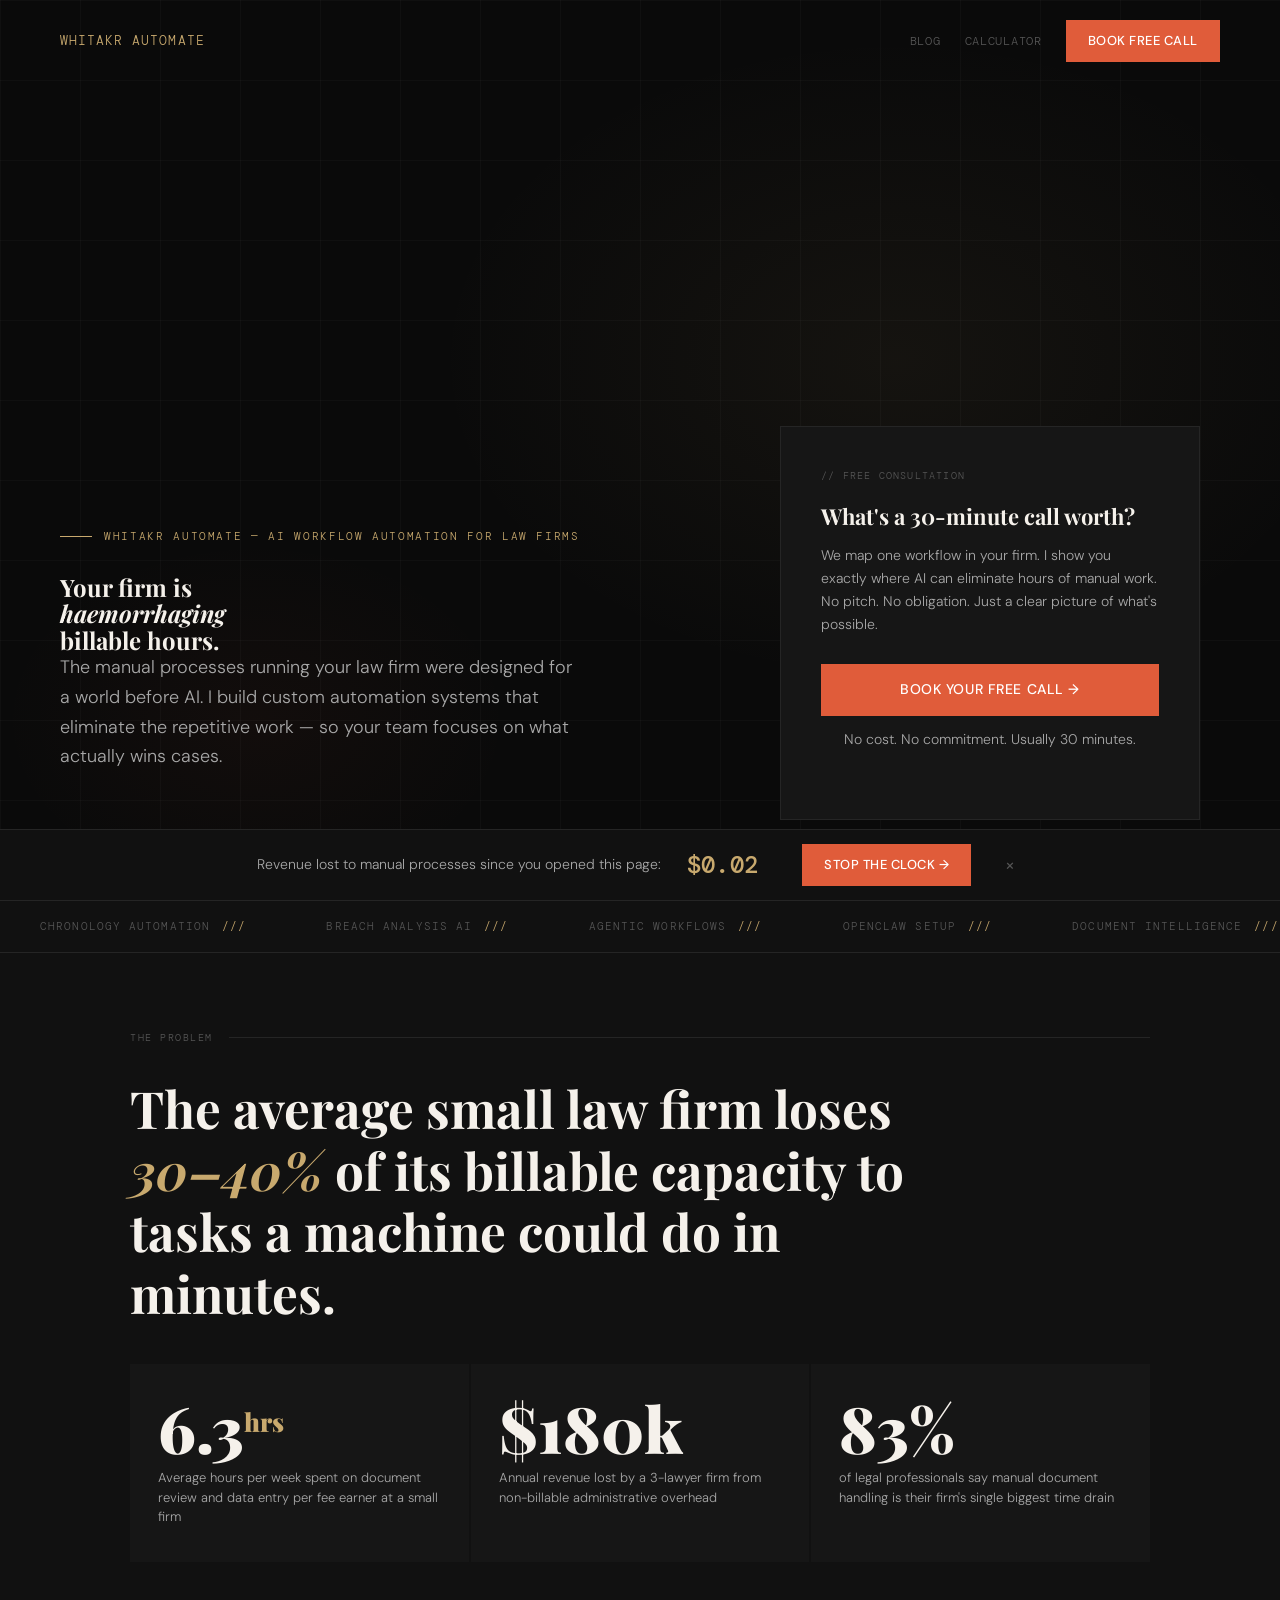
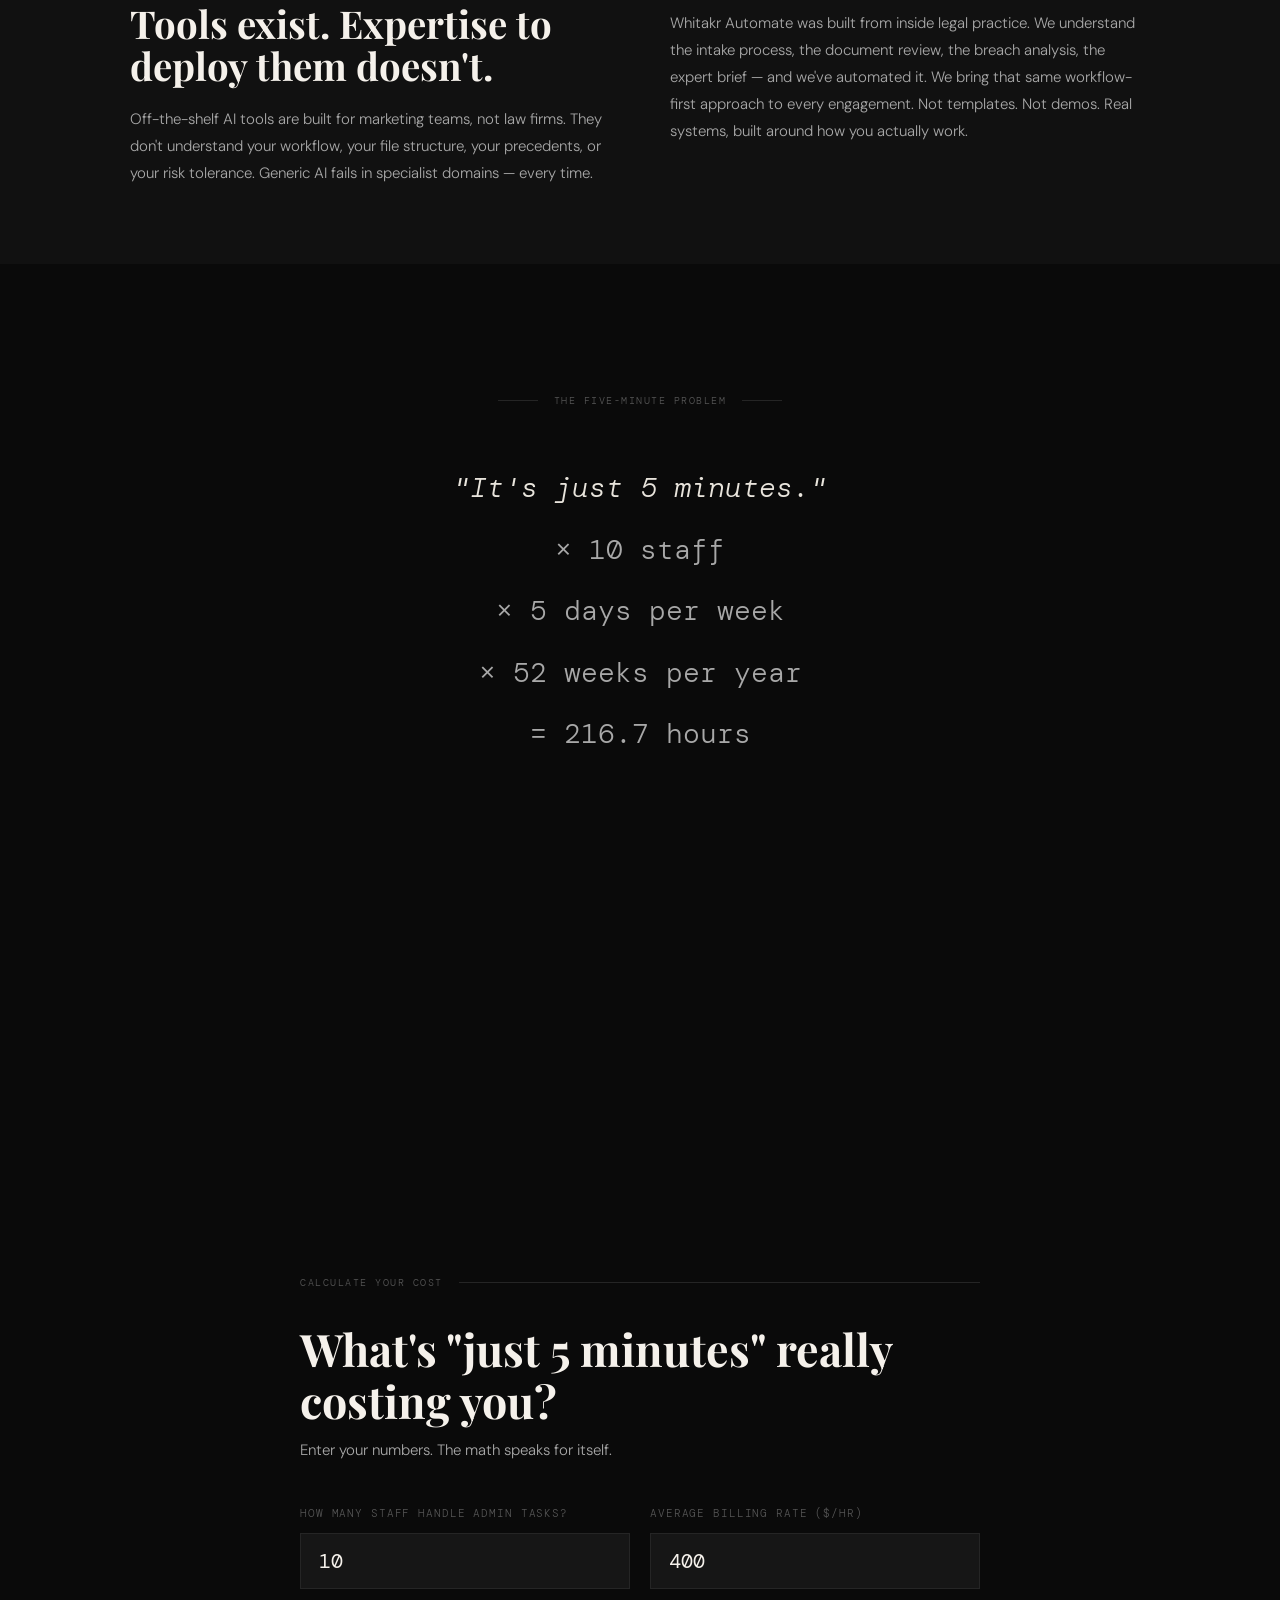
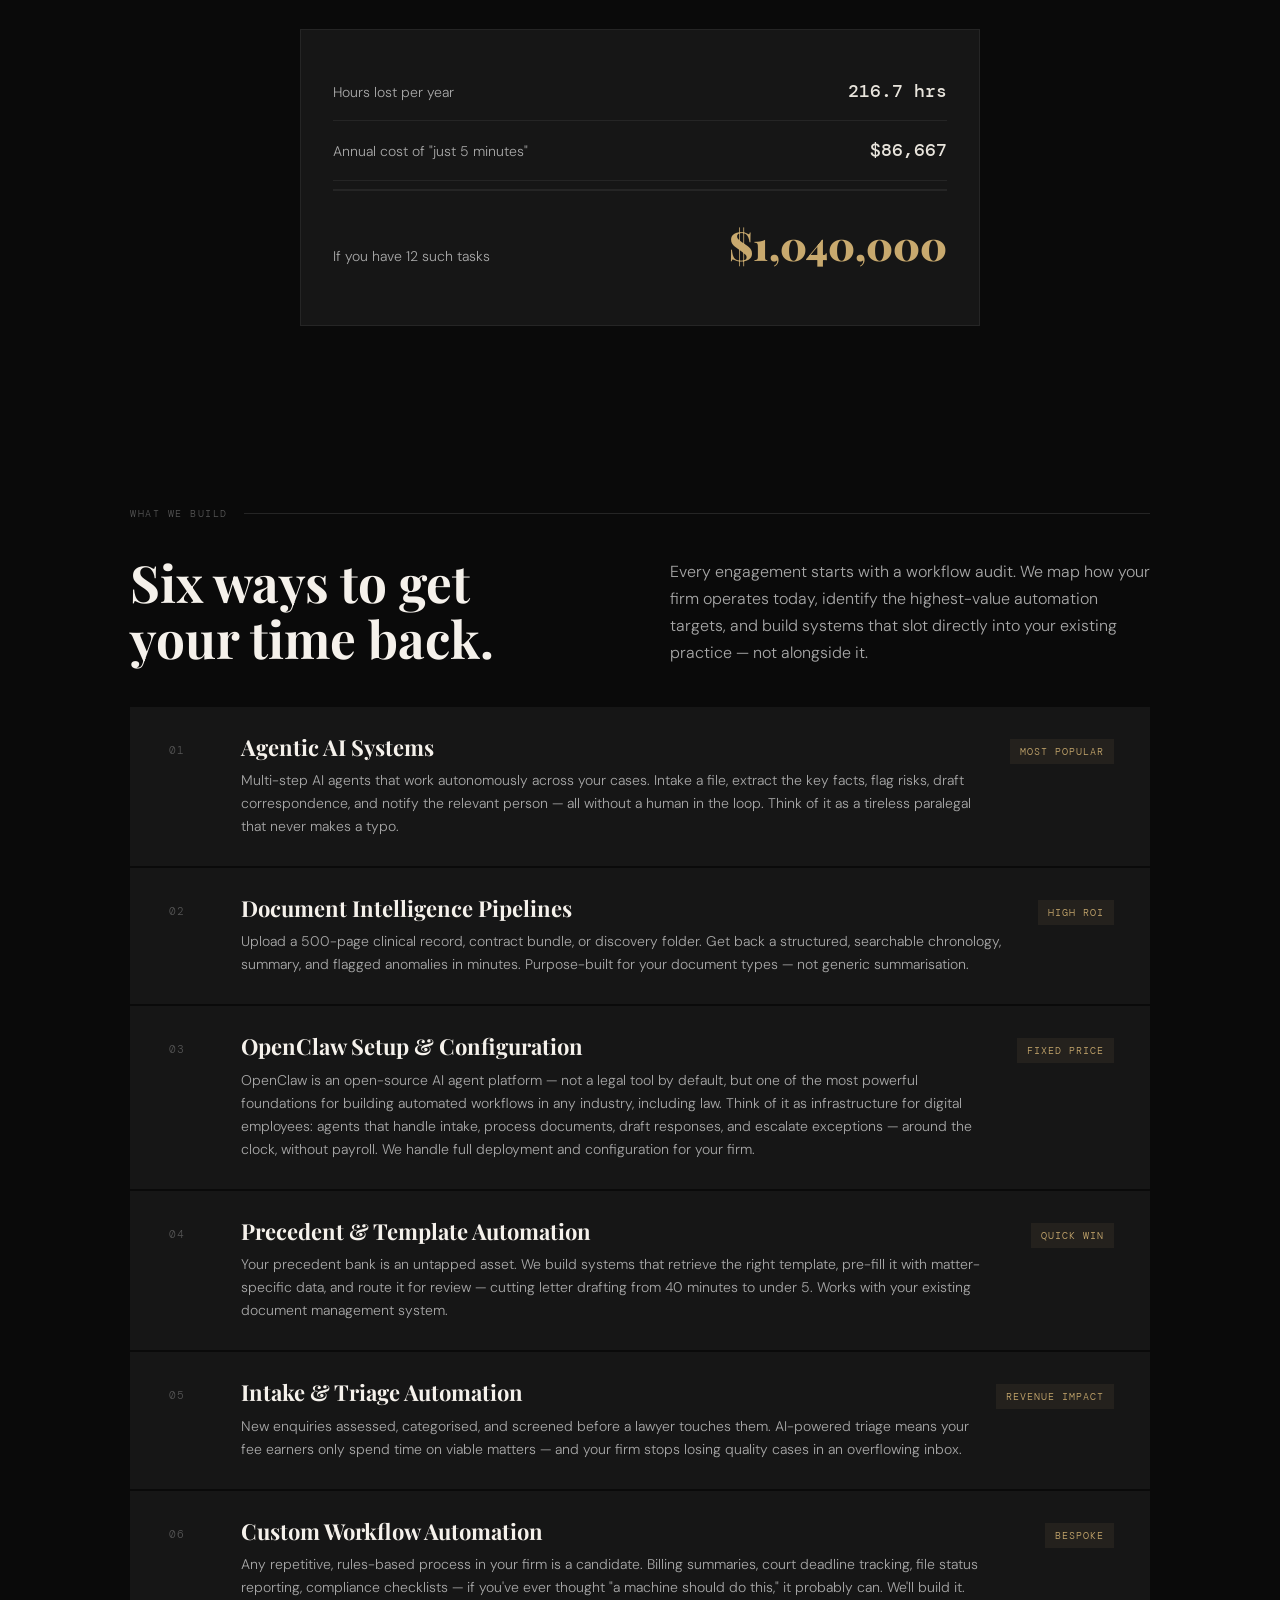
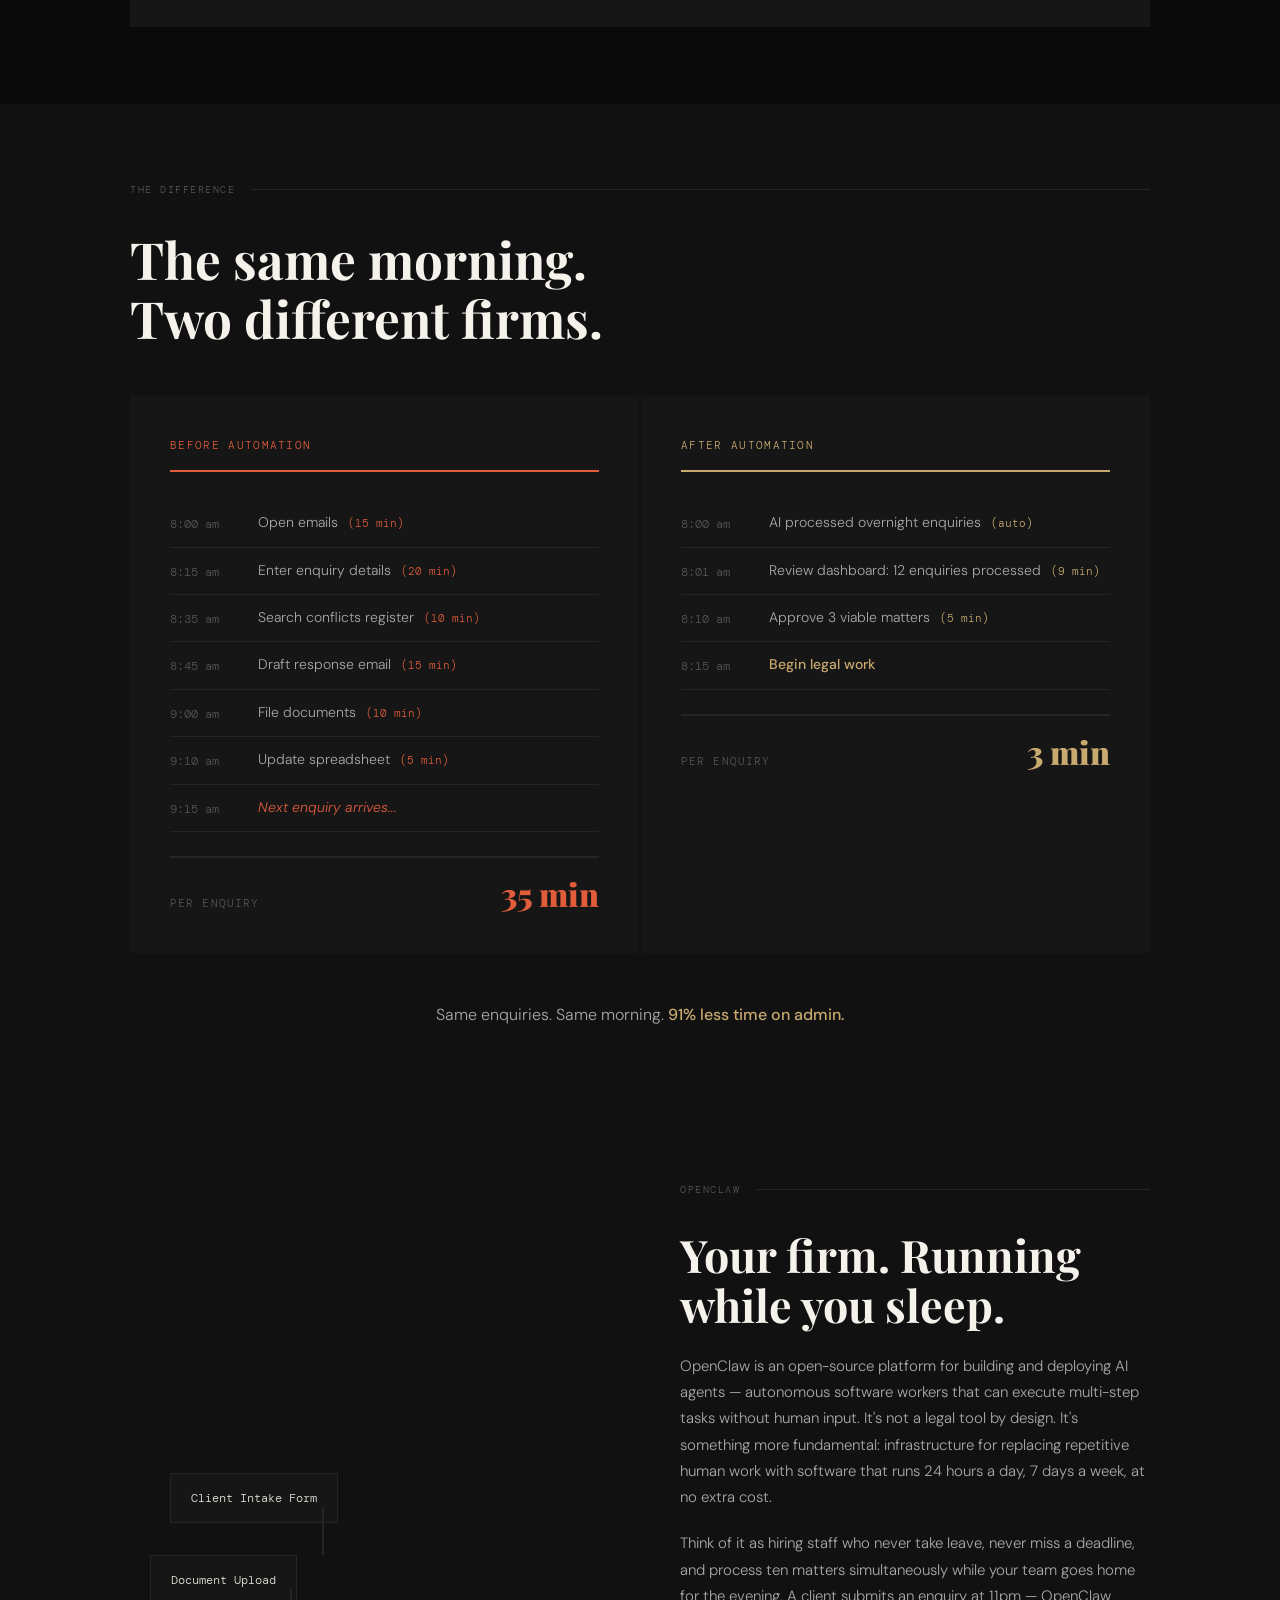
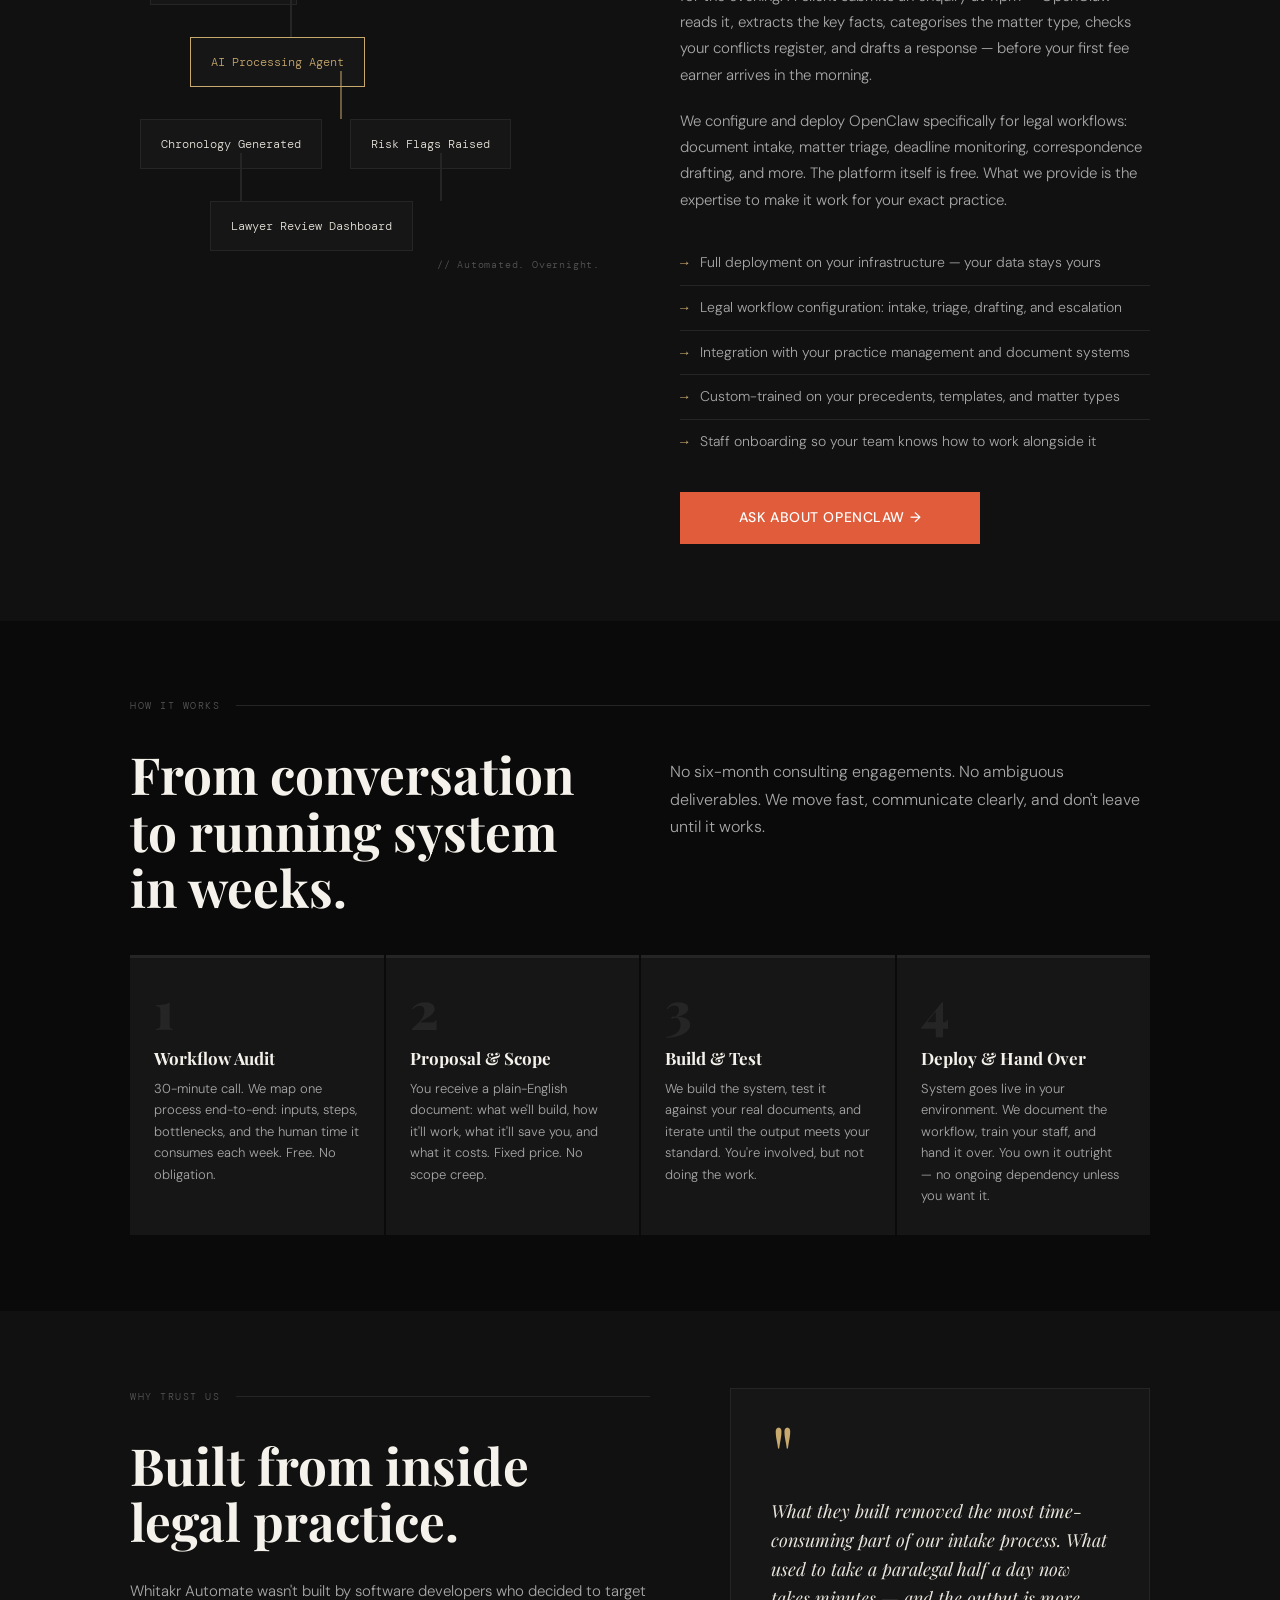
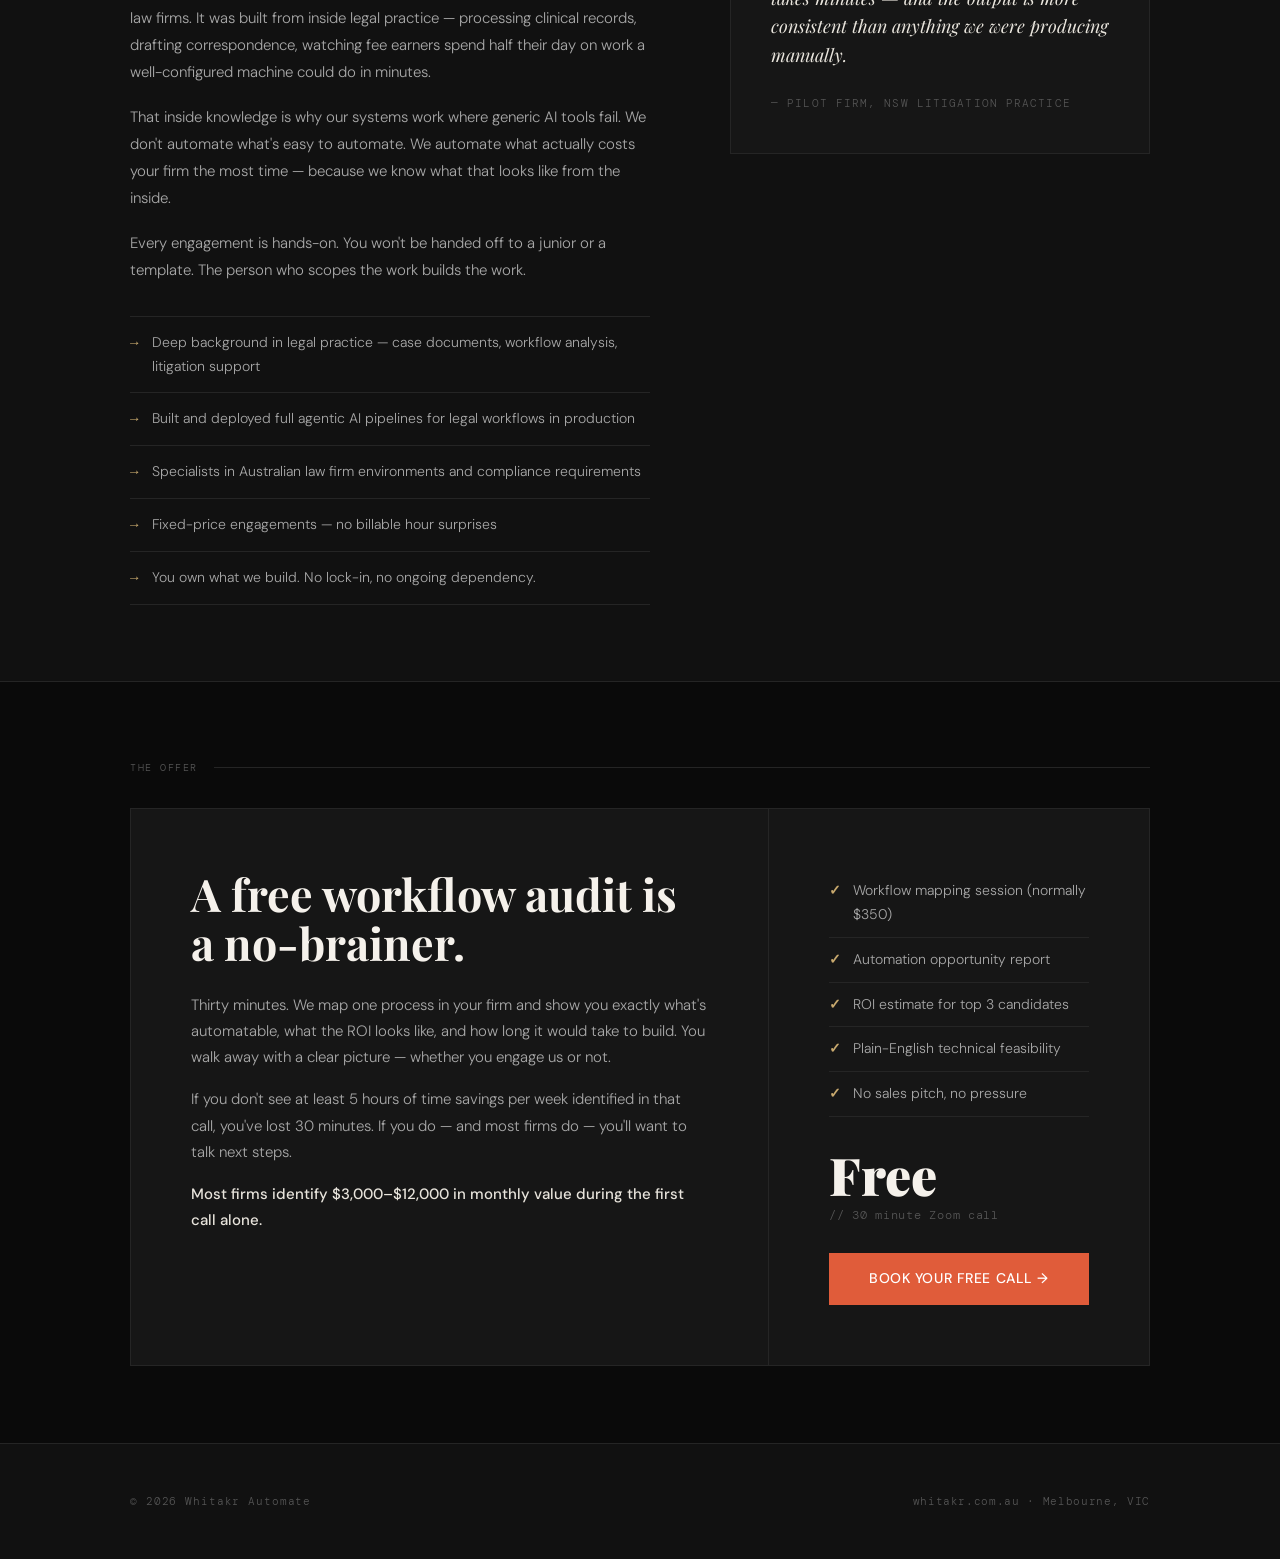
<file: index.html>
<!DOCTYPE html>
<html lang="en">
<head>
  <meta charset="UTF-8" />
  <meta name="viewport" content="width=device-width, initial-scale=1.0" />
  <title>Whitakr Automate — AI Workflow Automation for Law Firms</title>
  <link rel="preconnect" href="https://fonts.googleapis.com">
  <link rel="preconnect" href="https://fonts.gstatic.com" crossorigin>
  <link href="https://fonts.googleapis.com/css2?family=Playfair+Display:ital,wght@0,700;0,900;1,700&family=DM+Sans:wght@300;400;500&family=DM+Mono:wght@400;500&display=swap" rel="stylesheet">

  <style>
    *, *::before, *::after { box-sizing: border-box; margin: 0; padding: 0; }

    :root {
      --black:    #0a0a0a;
      --off:      #111111;
      --surface:  #161616;
      --border:   #252525;
      --muted:    #555;
      --body:     #a8a8a8;
      --light:    #e8e4dc;
      --white:    #f5f1eb;
      --accent:   #c8a96e;   /* warm gold */
      --accent2:  #e05c3a;   /* rust red for CTAs */
      --gap: clamp(60px, 8vw, 120px);
    }

    html { scroll-behavior: smooth; }

    body {
      background: var(--black);
      color: var(--body);
      font-family: 'DM Sans', sans-serif;
      font-weight: 300;
      font-size: 16px;
      line-height: 1.7;
      overflow-x: hidden;
    }

    /* ── TYPOGRAPHY ─────────────────────────────────────── */
    h1, h2, h3, h4 {
      font-family: 'Playfair Display', serif;
      color: var(--white);
      line-height: 1.1;
    }
    .mono { font-family: 'DM Mono', monospace; }

    /* ── LAYOUT ─────────────────────────────────────────── */
    .container { max-width: 1140px; margin: 0 auto; padding: 0 clamp(20px, 5vw, 60px); }
    .grid-2 { display: grid; grid-template-columns: 1fr 1fr; gap: 60px; align-items: start; }
    .grid-3 { display: grid; grid-template-columns: repeat(3, 1fr); gap: 2px; }
    .grid-4 { display: grid; grid-template-columns: repeat(4, 1fr); gap: 2px; }

    /* ── NAV ────────────────────────────────────────────── */
    nav {
      position: fixed; top: 0; left: 0; right: 0; z-index: 100;
      padding: 20px clamp(20px, 5vw, 60px);
      display: flex; align-items: center; justify-content: space-between;
      border-bottom: 1px solid transparent;
      transition: all 0.4s;
    }
    nav.scrolled {
      background: rgba(10,10,10,0.95);
      border-bottom-color: var(--border);
      backdrop-filter: blur(12px);
    }
    .nav-logo {
      font-family: 'DM Mono', monospace;
      font-size: 13px;
      color: var(--accent);
      letter-spacing: 0.08em;
      text-transform: uppercase;
      text-decoration: none;
    }
    .nav-cta {
      background: var(--accent2);
      color: #fff;
      border: none;
      padding: 10px 22px;
      font-family: 'DM Sans', sans-serif;
      font-size: 13px;
      font-weight: 500;
      cursor: pointer;
      letter-spacing: 0.04em;
      text-transform: uppercase;
      transition: opacity 0.2s;
      text-decoration: none;
    }
    .nav-cta:hover { opacity: 0.85; }

    /* ── HERO ────────────────────────────────────────────── */
    #hero {
      min-height: 100vh;
      display: flex; align-items: flex-end;
      padding: 0 clamp(20px, 5vw, 60px) 80px;
      position: relative;
      overflow: hidden;
    }

    .hero-bg {
      position: absolute; inset: 0;
      background:
        radial-gradient(ellipse 60% 60% at 70% 40%, rgba(200,169,110,0.06) 0%, transparent 60%),
        radial-gradient(ellipse 40% 40% at 20% 80%, rgba(224,92,58,0.04) 0%, transparent 50%);
    }

    .hero-grid-lines {
      position: absolute; inset: 0;
      background-image:
        linear-gradient(to right, rgba(255,255,255,0.025) 1px, transparent 1px),
        linear-gradient(to bottom, rgba(255,255,255,0.025) 1px, transparent 1px);
      background-size: 80px 80px;
    }

    .hero-inner {
      position: relative; z-index: 2;
      max-width: 1140px; width: 100%;
      display: grid; grid-template-columns: 1fr 420px; gap: 80px; align-items: end;
    }

    .hero-eyebrow {
      font-family: 'DM Mono', monospace;
      font-size: 11px;
      color: var(--accent);
      letter-spacing: 0.15em;
      text-transform: uppercase;
      margin-bottom: 28px;
      display: flex; align-items: center; gap: 12px;
    }
    .hero-eyebrow::before {
      content: '';
      display: block; width: 32px; height: 1px; background: var(--accent);
    }

    .hero h1 {
      font-size: clamp(52px, 7vw, 96px);
      font-weight: 900;
      color: var(--white);
      letter-spacing: -0.02em;
      margin-bottom: 32px;
    }
    .hero h1 em {
      font-style: italic;
      color: var(--accent);
    }

    .hero-sub {
      font-size: 18px;
      color: var(--body);
      max-width: 520px;
      line-height: 1.65;
      margin-bottom: 48px;
    }

    .hero-card {
      background: var(--surface);
      border: 1px solid var(--border);
      padding: 40px;
    }
    .hero-card-label {
      font-family: 'DM Mono', monospace;
      font-size: 10px;
      color: var(--muted);
      letter-spacing: 0.12em;
      text-transform: uppercase;
      margin-bottom: 20px;
    }
    .hero-card h3 {
      font-size: 22px;
      margin-bottom: 16px;
    }
    .hero-card p {
      font-size: 14px;
      line-height: 1.65;
      color: var(--body);
      margin-bottom: 28px;
    }
    .btn-primary {
      display: inline-block;
      background: var(--accent2);
      color: #fff;
      padding: 14px 28px;
      font-family: 'DM Sans', sans-serif;
      font-size: 14px;
      font-weight: 500;
      text-decoration: none;
      letter-spacing: 0.04em;
      text-transform: uppercase;
      transition: opacity 0.2s, transform 0.2s;
      width: 100%;
      text-align: center;
    }
    .btn-primary:hover { opacity: 0.9; transform: translateY(-1px); }

    .hero-disclaimer {
      font-size: 11px;
      color: var(--muted);
      margin-top: 12px;
      text-align: center;
    }

    /* ── TICKER ──────────────────────────────────────────── */
    .ticker-wrap {
      border-top: 1px solid var(--border);
      border-bottom: 1px solid var(--border);
      background: var(--off);
      overflow: hidden;
      padding: 16px 0;
    }
    .ticker {
      display: flex; gap: 0;
      animation: ticker-scroll 28s linear infinite;
      width: max-content;
    }
    .ticker-item {
      font-family: 'DM Mono', monospace;
      font-size: 11px;
      letter-spacing: 0.1em;
      color: var(--muted);
      padding: 0 40px;
      display: flex; align-items: center; gap: 12px;
      white-space: nowrap;
    }
    .ticker-item span { color: var(--accent); }
    .ticker-sep { color: var(--border); }
    @keyframes ticker-scroll {
      0% { transform: translateX(0); }
      100% { transform: translateX(-50%); }
    }

    /* ── SECTION WRAPPER ─────────────────────────────────── */
    section { padding: clamp(48px, 6vw, 80px) 0; }

    .section-label {
      font-family: 'DM Mono', monospace;
      font-size: 10px;
      color: var(--muted);
      letter-spacing: 0.15em;
      text-transform: uppercase;
      margin-bottom: 32px;
      display: flex; align-items: center; gap: 16px;
    }
    .section-label::after {
      content: '';
      flex: 1; height: 1px; background: var(--border);
    }

    /* ── PROBLEM SECTION ─────────────────────────────────── */
    #problem { background: var(--off); }

    .problem-statement {
      font-family: 'Playfair Display', serif;
      font-size: clamp(28px, 4vw, 52px);
      font-weight: 700;
      color: var(--white);
      line-height: 1.2;
      max-width: 800px;
      margin-bottom: 40px;
    }
    .problem-statement em {
      font-style: italic;
      color: var(--accent);
    }

    .stat-grid { display: grid; grid-template-columns: repeat(3, 1fr); gap: 2px; margin-bottom: 40px; }

    .stat-box {
      background: var(--surface);
      padding: 32px 28px;
      border-bottom: 3px solid transparent;
      transition: border-color 0.3s;
    }
    .stat-box:hover { border-bottom-color: var(--accent); }
    .stat-number {
      font-family: 'Playfair Display', serif;
      font-size: clamp(42px, 5vw, 64px);
      font-weight: 900;
      color: var(--white);
      line-height: 1;
      margin-bottom: 8px;
    }
    .stat-number sub {
      font-size: 0.4em;
      vertical-align: super;
      color: var(--accent);
    }
    .stat-label {
      font-size: 13px;
      color: var(--body);
      line-height: 1.5;
    }

    /* ── SERVICES ────────────────────────────────────────── */

    .services-intro {
      display: grid; grid-template-columns: 1fr 1fr; gap: 60px; margin-bottom: 40px; align-items: end;
    }
    .services-intro h2 { font-size: clamp(36px, 4vw, 58px); }
    .services-intro p { font-size: 16px; line-height: 1.7; }

    .service-list { display: flex; flex-direction: column; gap: 2px; }

    .service-item {
      background: var(--surface);
      padding: 28px 36px;
      display: grid;
      grid-template-columns: 48px 1fr auto;
      gap: 24px;
      align-items: start;
      cursor: default;
      border-left: 3px solid transparent;
      transition: all 0.25s;
    }
    .service-item:hover {
      background: var(--off);
      border-left-color: var(--accent);
    }

    .service-num {
      font-family: 'DM Mono', monospace;
      font-size: 11px;
      color: var(--muted);
      letter-spacing: 0.1em;
      padding-top: 6px;
    }
    .service-body h3 { font-size: 22px; margin-bottom: 10px; }
    .service-body p { font-size: 14px; color: var(--body); line-height: 1.65; }

    .service-tag {
      font-family: 'DM Mono', monospace;
      font-size: 10px;
      color: var(--accent);
      letter-spacing: 0.1em;
      text-transform: uppercase;
      background: rgba(200,169,110,0.08);
      padding: 4px 10px;
      white-space: nowrap;
      margin-top: 4px;
    }

    /* ── OPENCLAW ────────────────────────────────────────── */
    #openclaw {
      background: var(--off);
    }

    .openclaw-inner {
      display: grid;
      grid-template-columns: 1fr 1fr;
      gap: 80px;
      align-items: center;
    }

    .openclaw-visual {
      position: relative;
      height: 420px;
    }

    .flow-node {
      position: absolute;
      background: var(--surface);
      border: 1px solid var(--border);
      padding: 14px 20px;
      font-size: 13px;
      color: var(--light);
      white-space: nowrap;
      transition: border-color 0.3s;
    }
    .flow-node.active { border-color: var(--accent); color: var(--accent); }

    .flow-line {
      position: absolute;
      background: var(--border);
    }
    .flow-line.lit { background: var(--accent); opacity: 0.5; }

    .openclaw-inner h2 { font-size: clamp(32px, 3.5vw, 50px); margin-bottom: 24px; }
    .openclaw-inner p { font-size: 15px; line-height: 1.75; margin-bottom: 20px; }

    .feature-list { list-style: none; margin: 28px 0; }
    .feature-list li {
      display: flex; gap: 12px; align-items: flex-start;
      font-size: 14px; color: var(--body);
      padding: 10px 0;
      border-bottom: 1px solid var(--border);
    }
    .feature-list li:last-child { border-bottom: none; }
    .feature-list li::before {
      content: '→';
      color: var(--accent);
      font-family: 'DM Mono', monospace;
      flex-shrink: 0;
    }

    /* ── PROCESS ─────────────────────────────────────────── */

    .process-header {
      display: grid; grid-template-columns: 1fr 1fr; gap: 60px; margin-bottom: 40px;
    }
    .process-header h2 { font-size: clamp(36px, 4vw, 58px); }
    .process-header p { font-size: 16px; padding-top: 16px; }

    .steps { display: grid; grid-template-columns: repeat(4, 1fr); gap: 2px; }

    .step {
      background: var(--surface);
      padding: 28px 24px;
      position: relative;
      overflow: hidden;
    }
    .step::before {
      content: '';
      position: absolute; top: 0; left: 0; right: 0;
      height: 3px;
      background: var(--border);
      transition: background 0.3s;
    }
    .step:hover::before { background: var(--accent); }

    .step-num {
      font-family: 'Playfair Display', serif;
      font-size: 52px;
      font-weight: 900;
      color: var(--border);
      line-height: 1;
      margin-bottom: 14px;
      display: block;
    }
    .step h4 { font-size: 17px; margin-bottom: 10px; }
    .step p { font-size: 13px; color: var(--body); line-height: 1.65; }

    /* ── PROOF / ABOUT ───────────────────────────────────── */
    #about { background: var(--off); }

    .about-inner {
      display: grid; grid-template-columns: 1fr 420px; gap: 80px; align-items: start;
    }

    .about-inner h2 { font-size: clamp(36px, 4vw, 56px); margin-bottom: 28px; }
    .about-inner p { font-size: 15px; line-height: 1.8; margin-bottom: 18px; }

    .credentials { list-style: none; margin: 32px 0 0; }
    .credentials li {
      display: flex; gap: 14px; align-items: flex-start;
      font-size: 14px; color: var(--body);
      padding: 14px 0;
      border-bottom: 1px solid var(--border);
    }
    .credentials li:first-child { border-top: 1px solid var(--border); }
    .cred-icon { color: var(--accent); font-family: 'DM Mono', monospace; flex-shrink: 0; }

    .testimonial-box {
      background: var(--surface);
      border: 1px solid var(--border);
      padding: 40px;
      position: sticky; top: 120px;
    }
    .quote-mark {
      font-family: 'Playfair Display', serif;
      font-size: 80px;
      color: var(--accent);
      line-height: 0.6;
      margin-bottom: 20px;
      display: block;
    }
    .testimonial-box blockquote {
      font-family: 'Playfair Display', serif;
      font-size: 18px;
      font-style: italic;
      color: var(--light);
      line-height: 1.6;
      margin-bottom: 24px;
    }
    .testimonial-attr {
      font-family: 'DM Mono', monospace;
      font-size: 11px;
      color: var(--muted);
      letter-spacing: 0.1em;
      text-transform: uppercase;
    }

    /* ── OFFER / CTA ─────────────────────────────────────── */
    #cta {
      background: var(--black);
      border-top: 1px solid var(--border);
    }

    .offer-box {
      background: var(--surface);
      border: 1px solid var(--border);
      display: grid; grid-template-columns: 1fr 380px; gap: 0;
    }

    .offer-left { padding: 60px; border-right: 1px solid var(--border); }
    .offer-left h2 { font-size: clamp(32px, 3.5vw, 48px); margin-bottom: 24px; }
    .offer-left p { font-size: 15px; line-height: 1.75; margin-bottom: 16px; }

    .offer-right { padding: 60px; display: flex; flex-direction: column; justify-content: space-between; }

    .offer-list { list-style: none; margin: 0 0 32px; }
    .offer-list li {
      display: flex; gap: 12px;
      font-size: 14px; color: var(--body);
      padding: 10px 0;
      border-bottom: 1px solid var(--border);
    }
    .offer-list li::before { content: '✓'; color: var(--accent); font-weight: bold; flex-shrink: 0; }

    .offer-price {
      font-family: 'Playfair Display', serif;
      font-size: 52px;
      font-weight: 900;
      color: var(--white);
      line-height: 1;
      margin-bottom: 4px;
    }
    .offer-price-note {
      font-size: 12px;
      color: var(--muted);
      margin-bottom: 28px;
      font-family: 'DM Mono', monospace;
      letter-spacing: 0.06em;
    }

    /* ── FOOTER ──────────────────────────────────────────── */
    footer {
      background: var(--off);
      border-top: 1px solid var(--border);
      padding: 48px 0;
    }
    .footer-inner {
      display: flex; justify-content: space-between; align-items: center;
    }
    .footer-left {
      font-family: 'DM Mono', monospace;
      font-size: 11px;
      color: var(--muted);
      letter-spacing: 0.08em;
    }
    .footer-left a { color: var(--accent); text-decoration: none; }
    .footer-right {
      font-family: 'DM Mono', monospace;
      font-size: 11px;
      color: var(--muted);
      letter-spacing: 0.06em;
    }

    /* ── ANIMATE ON SCROLL ───────────────────────────────── */
    .reveal {
      opacity: 1;
      transform: translateY(0);
      transition: opacity 0.6s ease, transform 0.6s ease;
    }
    .js-loaded .reveal {
      opacity: 0;
      transform: translateY(28px);
    }
    .js-loaded .reveal.visible {
      opacity: 1;
      transform: translateY(0);
    }

    /* ── RESPONSIVE ──────────────────────────────────────── */
    @media (max-width: 900px) {
      .hero-inner, .services-intro, .openclaw-inner, .process-header,
      .about-inner, .grid-2 { grid-template-columns: 1fr; gap: 40px; }
      .stat-grid, .steps { grid-template-columns: 1fr 1fr; }
      .offer-box { grid-template-columns: 1fr; }
      .offer-left { border-right: none; border-bottom: 1px solid var(--border); }
      .openclaw-visual { display: none; }
      .service-item { grid-template-columns: 40px 1fr; }
      .service-tag { display: none; }
    }
    @media (max-width: 600px) {
      .stat-grid, .steps { grid-template-columns: 1fr; }
      .footer-inner { flex-direction: column; gap: 12px; text-align: center; }
    }

    /* ── NAV LINKS ─────────────────────────────────────── */
    .nav-links {
      display: flex; align-items: center; gap: 24px;
    }
    .nav-link {
      font-family: 'DM Mono', monospace; font-size: 12px; color: var(--muted);
      letter-spacing: 0.06em; text-decoration: none; text-transform: uppercase;
      transition: color 0.2s;
    }
    .nav-link:hover { color: var(--accent); }

    /* ── FIVE-MINUTE MATH ──────────────────────────────── */
    #five-minute-math { background: var(--black); padding: clamp(80px, 10vw, 160px) 0; }
    .fmp-container { max-width: 800px; margin: 0 auto; padding: 0 clamp(20px, 5vw, 60px); text-align: center; }
    .fmp-label {
      font-family: 'DM Mono', monospace; font-size: 10px; color: var(--muted);
      letter-spacing: 0.15em; text-transform: uppercase; margin-bottom: 48px;
      display: flex; align-items: center; gap: 16px; justify-content: center;
    }
    .fmp-label::before, .fmp-label::after {
      content: ''; flex: 0 0 40px; height: 1px; background: var(--border);
    }
    .fmp-line {
      font-family: 'DM Mono', monospace; font-size: clamp(18px, 3vw, 28px);
      color: var(--muted); line-height: 2.2; opacity: 0; transform: translateY(16px);
      transition: opacity 0.6s ease, transform 0.6s ease, color 0.6s ease;
    }
    .fmp-line.fmp-visible { opacity: 1; transform: translateY(0); color: var(--body); }
    .fmp-line.fmp-starter { color: var(--light); font-style: italic; }
    .fmp-result {
      font-family: 'Playfair Display', serif; font-size: clamp(64px, 10vw, 120px);
      font-weight: 900; color: var(--accent); line-height: 1; margin-top: 40px;
      opacity: 0; transform: scale(0.9); transition: opacity 0.8s ease, transform 0.8s ease;
    }
    .fmp-result.fmp-visible { opacity: 1; transform: scale(1); }
    .fmp-subtext {
      font-family: 'DM Sans', sans-serif; font-size: clamp(16px, 2vw, 22px);
      color: var(--light); margin-top: 20px; font-weight: 300; letter-spacing: 0.02em;
      opacity: 0; transform: translateY(12px); transition: opacity 0.6s ease 0.3s, transform 0.6s ease 0.3s;
    }
    .fmp-subtext.fmp-visible { opacity: 1; transform: translateY(0); }

    /* ── COST CALCULATOR ───────────────────────────────── */
    #cost-calculator { background: var(--black); padding: clamp(60px, 8vw, 120px) 0; }
    .calc-container { max-width: 800px; margin: 0 auto; padding: 0 clamp(20px, 5vw, 60px); }
    .calc-label {
      font-family: 'DM Mono', monospace; font-size: 10px; color: var(--muted);
      letter-spacing: 0.15em; text-transform: uppercase; margin-bottom: 32px;
      display: flex; align-items: center; gap: 16px;
    }
    .calc-label::after { content: ''; flex: 1; height: 1px; background: var(--border); }
    .calc-heading {
      font-family: 'Playfair Display', serif; font-size: clamp(28px, 3.5vw, 46px);
      font-weight: 700; color: var(--white); line-height: 1.15; margin-bottom: 12px;
    }
    .calc-subhead {
      font-family: 'DM Sans', sans-serif; font-size: 15px; color: var(--body);
      line-height: 1.7; margin-bottom: 40px; max-width: 600px;
    }
    .calc-inputs { display: grid; grid-template-columns: 1fr 1fr; gap: 20px; margin-bottom: 40px; }
    .calc-field label {
      display: block; font-family: 'DM Mono', monospace; font-size: 11px;
      color: var(--muted); letter-spacing: 0.08em; text-transform: uppercase; margin-bottom: 10px;
    }
    .calc-field input {
      width: 100%; background: var(--surface); border: 1px solid var(--border); color: var(--white);
      font-family: 'DM Mono', monospace; font-size: 20px; padding: 14px 18px;
      outline: none; transition: border-color 0.2s;
    }
    .calc-field input:focus { border-color: var(--accent); }
    .calc-results { background: var(--surface); border: 1px solid var(--border); padding: 32px; }
    .calc-result-row {
      display: flex; justify-content: space-between; align-items: baseline;
      padding: 14px 0; border-bottom: 1px solid var(--border);
    }
    .calc-result-row:last-child { border-bottom: none; }
    .calc-result-label { font-family: 'DM Sans', sans-serif; font-size: 14px; color: var(--body); }
    .calc-result-value {
      font-family: 'DM Mono', monospace; font-size: 18px; color: var(--light); font-weight: 500;
    }
    .calc-result-row.calc-highlight { padding-top: 20px; margin-top: 8px; border-top: 2px solid var(--border); }
    .calc-result-row.calc-highlight .calc-result-value {
      font-family: 'Playfair Display', serif; font-size: clamp(28px, 4vw, 40px);
      font-weight: 900; color: var(--accent);
    }
    @media (max-width: 600px) {
      .calc-inputs { grid-template-columns: 1fr; }
    }

    /* ── BEFORE/AFTER COMPARISON ────────────────────────── */
    #before-after { background: var(--off); }
    .ba-container { max-width: 1140px; margin: 0 auto; padding: 0 clamp(20px, 5vw, 60px); }
    .ba-label {
      font-family: 'DM Mono', monospace; font-size: 10px; color: var(--muted);
      letter-spacing: 0.15em; text-transform: uppercase; margin-bottom: 32px;
      display: flex; align-items: center; gap: 16px;
    }
    .ba-label::after { content: ''; flex: 1; height: 1px; background: var(--border); }
    .ba-heading {
      font-family: 'Playfair Display', serif; font-size: clamp(32px, 4vw, 52px);
      font-weight: 700; color: var(--white); line-height: 1.15; margin-bottom: 48px; max-width: 700px;
    }
    .ba-grid { display: grid; grid-template-columns: 1fr 1fr; gap: 2px; }
    .ba-panel { background: var(--surface); padding: 40px; position: relative; }
    .ba-panel-header {
      font-family: 'DM Mono', monospace; font-size: 11px; letter-spacing: 0.12em;
      text-transform: uppercase; margin-bottom: 28px; padding-bottom: 16px;
      border-bottom: 2px solid;
    }
    .ba-panel.ba-before .ba-panel-header { color: var(--accent2); border-bottom-color: var(--accent2); }
    .ba-panel.ba-after .ba-panel-header { color: var(--accent); border-bottom-color: var(--accent); }
    .ba-step {
      display: grid; grid-template-columns: 72px 1fr; gap: 16px;
      padding: 12px 0; border-bottom: 1px solid var(--border); align-items: start;
    }
    .ba-step:last-of-type { border-bottom: none; }
    .ba-time {
      font-family: 'DM Mono', monospace; font-size: 12px; color: var(--muted);
      white-space: nowrap; padding-top: 2px;
    }
    .ba-desc { font-family: 'DM Sans', sans-serif; font-size: 14px; color: var(--body); line-height: 1.5; }
    .ba-desc .ba-duration {
      font-family: 'DM Mono', monospace; font-size: 11px; color: var(--muted); margin-left: 6px;
    }
    .ba-before .ba-desc .ba-duration { color: var(--accent2); }
    .ba-after .ba-desc .ba-duration { color: var(--accent); }
    .ba-total {
      margin-top: 24px; padding-top: 20px; border-top: 2px solid var(--border);
      display: flex; justify-content: space-between; align-items: baseline;
    }
    .ba-total-label {
      font-family: 'DM Mono', monospace; font-size: 11px; color: var(--muted);
      letter-spacing: 0.1em; text-transform: uppercase;
    }
    .ba-total-value { font-family: 'Playfair Display', serif; font-weight: 900; font-size: 32px; line-height: 1; }
    .ba-before .ba-total-value { color: var(--accent2); }
    .ba-after .ba-total-value { color: var(--accent); }
    .ba-verdict {
      text-align: center; margin-top: 48px; font-family: 'DM Sans', sans-serif;
      font-size: 16px; color: var(--body);
    }
    .ba-verdict strong { color: var(--accent); font-weight: 500; }
    @media (max-width: 900px) {
      .ba-grid { grid-template-columns: 1fr; }
    }

    /* ── COST OF INACTION TICKER (fixed footer) ─────────── */
    #inaction-ticker {
      position: fixed; bottom: 0; left: 0; right: 0; z-index: 999;
      background: var(--off); border-top: 1px solid var(--border);
      padding: 14px clamp(16px, 4vw, 40px);
      display: flex; align-items: center; justify-content: center; gap: clamp(12px, 2vw, 28px);
      font-family: 'DM Sans', sans-serif; font-size: 14px; color: var(--body);
      transform: translateY(100%); transition: transform 0.5s ease;
      flex-wrap: wrap;
    }
    #inaction-ticker.coi-show { transform: translateY(0); }
    .coi-label { white-space: nowrap; }
    .coi-amount {
      font-family: 'DM Mono', monospace; font-size: clamp(18px, 2.5vw, 24px);
      font-weight: 500; color: var(--accent); min-width: 90px; letter-spacing: 0.02em;
    }
    .coi-cta {
      background: var(--accent2); color: #fff; border: none; padding: 10px 22px;
      font-family: 'DM Sans', sans-serif; font-size: 13px; font-weight: 500;
      cursor: pointer; letter-spacing: 0.04em; text-transform: uppercase;
      text-decoration: none; white-space: nowrap; transition: opacity 0.2s;
    }
    .coi-cta:hover { opacity: 0.85; }
    .coi-close {
      background: none; border: none; color: var(--muted); font-size: 18px;
      cursor: pointer; padding: 4px 8px; line-height: 1; font-family: 'DM Sans', sans-serif;
      transition: color 0.2s;
    }
    .coi-close:hover { color: var(--body); }
    @media (max-width: 600px) {
      #inaction-ticker { font-size: 12px; padding: 10px 12px; gap: 8px; }
      .coi-amount { font-size: 16px; }
      .coi-cta { padding: 8px 14px; font-size: 11px; }
    }
  </style>
</head>
<body>

<!-- NAV -->
<nav id="navbar">
  <a href="/" class="nav-logo">Whitakr Automate</a>
  <div class="nav-links">
    <a href="/blog" class="nav-link">Blog</a>
    <a href="/calculator/" class="nav-link">Calculator</a>
    <a href="https://calendly.com/whitakr-automate/30min" target="_blank" class="nav-cta">Book Free Call</a>
  </div>
</nav>

<!-- HERO -->
<section id="hero">
  <div class="hero-bg"></div>
  <div class="hero-grid-lines"></div>
  <div class="hero-inner">
    <div class="hero-left">
      <div class="hero-eyebrow">Whitakr Automate — AI Workflow Automation for Law Firms</div>
      <h1>Your firm is<br><em>haemorrhaging</em><br>billable hours.</h1>
      <p class="hero-sub">The manual processes running your law firm were designed for a world before AI. I build custom automation systems that eliminate the repetitive work — so your team focuses on what actually wins cases.</p>
    </div>
    <div class="hero-right">
      <div class="hero-card reveal">
        <div class="hero-card-label">// Free Consultation</div>
        <h3>What's a 30-minute call worth?</h3>
        <p>We map one workflow in your firm. I show you exactly where AI can eliminate hours of manual work. No pitch. No obligation. Just a clear picture of what's possible.</p>
        <a href="https://calendly.com/whitakr-automate/30min" target="_blank" class="btn-primary">Book Your Free Call →</a>
        <p class="hero-disclaimer">No cost. No commitment. Usually 30 minutes.</p>
      </div>
    </div>
  </div>
</section>

<!-- TICKER -->
<div class="ticker-wrap">
  <div class="ticker">
    <!-- repeated twice for seamless loop -->
    <span class="ticker-item">CHRONOLOGY AUTOMATION <span class="ticker-sep">///</span></span>
    <span class="ticker-item">BREACH ANALYSIS AI <span class="ticker-sep">///</span></span>
    <span class="ticker-item">AGENTIC WORKFLOWS <span class="ticker-sep">///</span></span>
    <span class="ticker-item">OPENCLAW SETUP <span class="ticker-sep">///</span></span>
    <span class="ticker-item">DOCUMENT INTELLIGENCE <span class="ticker-sep">///</span></span>
    <span class="ticker-item">PROCESS AUTOMATION <span class="ticker-sep">///</span></span>
    <span class="ticker-item">CUSTOM AI TOOLS <span class="ticker-sep">///</span></span>
    <span class="ticker-item">LAW FIRM WORKFLOWS <span class="ticker-sep">///</span></span>
    <span class="ticker-item">CHRONOLOGY AUTOMATION <span class="ticker-sep">///</span></span>
    <span class="ticker-item">BREACH ANALYSIS AI <span class="ticker-sep">///</span></span>
    <span class="ticker-item">AGENTIC WORKFLOWS <span class="ticker-sep">///</span></span>
    <span class="ticker-item">OPENCLAW SETUP <span class="ticker-sep">///</span></span>
    <span class="ticker-item">DOCUMENT INTELLIGENCE <span class="ticker-sep">///</span></span>
    <span class="ticker-item">PROCESS AUTOMATION <span class="ticker-sep">///</span></span>
    <span class="ticker-item">CUSTOM AI TOOLS <span class="ticker-sep">///</span></span>
    <span class="ticker-item">LAW FIRM WORKFLOWS <span class="ticker-sep">///</span></span>
  </div>
</div>

<!-- PROBLEM -->
<section id="problem">
  <div class="container">
    <div class="section-label">The Problem</div>

    <p class="problem-statement reveal">
      The average small law firm loses <em>30–40%</em> of its billable capacity to tasks a machine could do in minutes.
    </p>

    <div class="stat-grid reveal">
      <div class="stat-box">
        <div class="stat-number">6.3<sub>hrs</sub></div>
        <div class="stat-label">Average hours per week spent on document review and data entry per fee earner at a small firm</div>
      </div>
      <div class="stat-box">
        <div class="stat-number">$180k</div>
        <div class="stat-label">Annual revenue lost by a 3-lawyer firm from non-billable administrative overhead</div>
      </div>
      <div class="stat-box">
        <div class="stat-number">83%</div>
        <div class="stat-label">of legal professionals say manual document handling is their firm's single biggest time drain</div>
      </div>
    </div>

    <div class="grid-2 reveal">
      <div>
        <h2 style="font-size: clamp(28px, 3vw, 42px); margin-bottom: 20px;">Tools exist. Expertise to deploy them doesn't.</h2>
        <p style="font-size: 15px; line-height: 1.8;">Off-the-shelf AI tools are built for marketing teams, not law firms. They don't understand your workflow, your file structure, your precedents, or your risk tolerance. Generic AI fails in specialist domains — every time.</p>
      </div>
      <div>
        <p style="font-size: 15px; line-height: 1.8; padding-top: 8px;">Whitakr Automate was built from inside legal practice. We understand the intake process, the document review, the breach analysis, the expert brief — and we've automated it. We bring that same workflow-first approach to every engagement. Not templates. Not demos. Real systems, built around how you actually work.</p>
      </div>
    </div>
  </div>
</section>

<!-- FIVE-MINUTE MATH -->
<section id="five-minute-math">
  <div class="fmp-container">
    <div class="fmp-label">The Five-Minute Problem</div>

    <div class="fmp-line fmp-starter" data-fmp-order="1">"It's just 5 minutes."</div>
    <div class="fmp-line" data-fmp-order="2">&times; 10 staff</div>
    <div class="fmp-line" data-fmp-order="3">&times; 5 days per week</div>
    <div class="fmp-line" data-fmp-order="4">&times; 52 weeks per year</div>
    <div class="fmp-line" data-fmp-order="5">= 216.7 hours</div>
    <div class="fmp-line" data-fmp-order="6">&times; $500/hr</div>

    <div class="fmp-result" data-fmp-order="7">$108,333</div>
    <div class="fmp-subtext" data-fmp-order="7">Lost. Every year. To one task.</div>
  </div>
</section>

<!-- COST CALCULATOR -->
<section id="cost-calculator">
  <div class="calc-container">
    <div class="calc-label">Calculate Your Cost</div>
    <h2 class="calc-heading">What's "just 5 minutes" really costing you?</h2>
    <p class="calc-subhead">Enter your numbers. The math speaks for itself.</p>

    <div class="calc-inputs">
      <div class="calc-field">
        <label for="calc-staff">How many staff handle admin tasks?</label>
        <input type="number" id="calc-staff" value="10" min="1" max="500">
      </div>
      <div class="calc-field">
        <label for="calc-rate">Average billing rate ($/hr)</label>
        <input type="number" id="calc-rate" value="400" min="50" max="2000">
      </div>
    </div>

    <div class="calc-results">
      <div class="calc-result-row">
        <span class="calc-result-label">Hours lost per year</span>
        <span class="calc-result-value" id="calc-hours">216.7 hrs</span>
      </div>
      <div class="calc-result-row">
        <span class="calc-result-label">Annual cost of "just 5 minutes"</span>
        <span class="calc-result-value" id="calc-annual">$86,667</span>
      </div>
      <div class="calc-result-row calc-highlight">
        <span class="calc-result-label">If you have 12 such tasks</span>
        <span class="calc-result-value" id="calc-twelve">$1,040,000</span>
      </div>
    </div>
  </div>
</section>

<!-- SERVICES -->
<section id="services">
  <div class="container">
    <div class="section-label">What We Build</div>

    <div class="services-intro reveal">
      <h2>Six ways to get<br>your time back.</h2>
      <p>Every engagement starts with a workflow audit. We map how your firm operates today, identify the highest-value automation targets, and build systems that slot directly into your existing practice — not alongside it.</p>
    </div>

    <div class="service-list">

      <div class="service-item reveal">
        <span class="service-num">01</span>
        <div class="service-body">
          <h3>Agentic AI Systems</h3>
          <p>Multi-step AI agents that work autonomously across your cases. Intake a file, extract the key facts, flag risks, draft correspondence, and notify the relevant person — all without a human in the loop. Think of it as a tireless paralegal that never makes a typo.</p>
        </div>
        <span class="service-tag">Most Popular</span>
      </div>

      <div class="service-item reveal">
        <span class="service-num">02</span>
        <div class="service-body">
          <h3>Document Intelligence Pipelines</h3>
          <p>Upload a 500-page clinical record, contract bundle, or discovery folder. Get back a structured, searchable chronology, summary, and flagged anomalies in minutes. Purpose-built for your document types — not generic summarisation.</p>
        </div>
        <span class="service-tag">High ROI</span>
      </div>

      <div class="service-item reveal">
        <span class="service-num">03</span>
        <div class="service-body">
          <h3>OpenClaw Setup &amp; Configuration</h3>
          <p>OpenClaw is an open-source AI agent platform — not a legal tool by default, but one of the most powerful foundations for building automated workflows in any industry, including law. Think of it as infrastructure for digital employees: agents that handle intake, process documents, draft responses, and escalate exceptions — around the clock, without payroll. We handle full deployment and configuration for your firm.</p>
        </div>
        <span class="service-tag">Fixed Price</span>
      </div>

      <div class="service-item reveal">
        <span class="service-num">04</span>
        <div class="service-body">
          <h3>Precedent &amp; Template Automation</h3>
          <p>Your precedent bank is an untapped asset. We build systems that retrieve the right template, pre-fill it with matter-specific data, and route it for review — cutting letter drafting from 40 minutes to under 5. Works with your existing document management system.</p>
        </div>
        <span class="service-tag">Quick Win</span>
      </div>

      <div class="service-item reveal">
        <span class="service-num">05</span>
        <div class="service-body">
          <h3>Intake &amp; Triage Automation</h3>
          <p>New enquiries assessed, categorised, and screened before a lawyer touches them. AI-powered triage means your fee earners only spend time on viable matters — and your firm stops losing quality cases in an overflowing inbox.</p>
        </div>
        <span class="service-tag">Revenue Impact</span>
      </div>

      <div class="service-item reveal">
        <span class="service-num">06</span>
        <div class="service-body">
          <h3>Custom Workflow Automation</h3>
          <p>Any repetitive, rules-based process in your firm is a candidate. Billing summaries, court deadline tracking, file status reporting, compliance checklists — if you've ever thought "a machine should do this," it probably can. We'll build it.</p>
        </div>
        <span class="service-tag">Bespoke</span>
      </div>

    </div>
  </div>
</section>

<!-- BEFORE/AFTER COMPARISON -->
<section id="before-after">
  <div class="ba-container">
    <div class="ba-label">The Difference</div>
    <h2 class="ba-heading reveal">The same morning.<br>Two different firms.</h2>

    <div class="ba-grid reveal">
      <!-- BEFORE -->
      <div class="ba-panel ba-before">
        <div class="ba-panel-header">Before Automation</div>

        <div class="ba-step">
          <span class="ba-time">8:00 am</span>
          <span class="ba-desc">Open emails <span class="ba-duration">(15 min)</span></span>
        </div>
        <div class="ba-step">
          <span class="ba-time">8:15 am</span>
          <span class="ba-desc">Enter enquiry details <span class="ba-duration">(20 min)</span></span>
        </div>
        <div class="ba-step">
          <span class="ba-time">8:35 am</span>
          <span class="ba-desc">Search conflicts register <span class="ba-duration">(10 min)</span></span>
        </div>
        <div class="ba-step">
          <span class="ba-time">8:45 am</span>
          <span class="ba-desc">Draft response email <span class="ba-duration">(15 min)</span></span>
        </div>
        <div class="ba-step">
          <span class="ba-time">9:00 am</span>
          <span class="ba-desc">File documents <span class="ba-duration">(10 min)</span></span>
        </div>
        <div class="ba-step">
          <span class="ba-time">9:10 am</span>
          <span class="ba-desc">Update spreadsheet <span class="ba-duration">(5 min)</span></span>
        </div>
        <div class="ba-step">
          <span class="ba-time">9:15 am</span>
          <span class="ba-desc" style="color: var(--accent2); font-style: italic;">Next enquiry arrives...</span>
        </div>

        <div class="ba-total">
          <span class="ba-total-label">Per enquiry</span>
          <span class="ba-total-value">35 min</span>
        </div>
      </div>

      <!-- AFTER -->
      <div class="ba-panel ba-after">
        <div class="ba-panel-header">After Automation</div>

        <div class="ba-step">
          <span class="ba-time">8:00 am</span>
          <span class="ba-desc">AI processed overnight enquiries <span class="ba-duration">(auto)</span></span>
        </div>
        <div class="ba-step">
          <span class="ba-time">8:01 am</span>
          <span class="ba-desc">Review dashboard: 12 enquiries processed <span class="ba-duration">(9 min)</span></span>
        </div>
        <div class="ba-step">
          <span class="ba-time">8:10 am</span>
          <span class="ba-desc">Approve 3 viable matters <span class="ba-duration">(5 min)</span></span>
        </div>
        <div class="ba-step">
          <span class="ba-time">8:15 am</span>
          <span class="ba-desc" style="color: var(--accent); font-weight: 500;">Begin legal work</span>
        </div>

        <div class="ba-total">
          <span class="ba-total-label">Per enquiry</span>
          <span class="ba-total-value">3 min</span>
        </div>
      </div>
    </div>

    <p class="ba-verdict reveal">Same enquiries. Same morning. <strong>91% less time on admin.</strong></p>
  </div>
</section>

<!-- OPENCLAW -->
<section id="openclaw">
  <div class="container">
    <div class="openclaw-inner">

      <div class="openclaw-visual" aria-hidden="true">
        <!-- Animated flow diagram -->
        <div class="flow-node active" style="top: 20px; left: 40px; font-family: 'DM Mono', monospace; font-size:12px;">Client Intake Form</div>
        <div class="flow-line" style="top: 54px; left: 192px; width: 2px; height: 48px;"></div>
        <div class="flow-node" style="top: 102px; left: 20px; font-family: 'DM Mono', monospace; font-size:12px;">Document Upload</div>
        <div class="flow-line" style="top: 136px; left: 160px; width: 2px; height: 48px;"></div>
        <div class="flow-node active" style="top: 184px; left: 60px; font-family: 'DM Mono', monospace; font-size:12px;">AI Processing Agent</div>
        <div class="flow-line" style="top: 218px; left: 210px; width: 2px; height: 48px;"></div>
        <div class="flow-node" style="top: 266px; left: 10px; font-family: 'DM Mono', monospace; font-size:12px;">Chronology Generated</div>
        <div class="flow-node" style="top: 266px; left: 220px; font-family: 'DM Mono', monospace; font-size:12px;">Risk Flags Raised</div>
        <div class="flow-line" style="top: 300px; left: 110px; width: 2px; height: 48px;"></div>
        <div class="flow-line" style="top: 300px; left: 310px; width: 2px; height: 48px;"></div>
        <div class="flow-node active" style="top: 348px; left: 80px; font-family: 'DM Mono', monospace; font-size:12px;">Lawyer Review Dashboard</div>
        <div style="position:absolute; bottom: 0; right: 0; font-family: 'DM Mono', monospace; font-size: 10px; color: var(--muted); letter-spacing: 0.08em;">// Automated. Overnight.</div>
      </div>

      <div>
        <div class="section-label">OpenClaw</div>
        <h2>Your firm. Running<br>while you sleep.</h2>
        <p>OpenClaw is an open-source platform for building and deploying AI agents — autonomous software workers that can execute multi-step tasks without human input. It's not a legal tool by design. It's something more fundamental: infrastructure for replacing repetitive human work with software that runs 24 hours a day, 7 days a week, at no extra cost.</p>
        <p>Think of it as hiring staff who never take leave, never miss a deadline, and process ten matters simultaneously while your team goes home for the evening. A client submits an enquiry at 11pm — OpenClaw reads it, extracts the key facts, categorises the matter type, checks your conflicts register, and drafts a response — before your first fee earner arrives in the morning.</p>
        <p>We configure and deploy OpenClaw specifically for legal workflows: document intake, matter triage, deadline monitoring, correspondence drafting, and more. The platform itself is free. What we provide is the expertise to make it work for your exact practice.</p>

        <ul class="feature-list">
          <li>Full deployment on your infrastructure — your data stays yours</li>
          <li>Legal workflow configuration: intake, triage, drafting, and escalation</li>
          <li>Integration with your practice management and document systems</li>
          <li>Custom-trained on your precedents, templates, and matter types</li>
          <li>Staff onboarding so your team knows how to work alongside it</li>
        </ul>

        <a href="https://calendly.com/whitakr-automate/30min" target="_blank" class="btn-primary" style="max-width: 300px; display: inline-block;">Ask About OpenClaw →</a>
      </div>

    </div>
  </div>
</section>

<!-- PROCESS -->
<section id="process">
  <div class="container">
    <div class="section-label">How It Works</div>

    <div class="process-header reveal">
      <h2>From conversation<br>to running system<br>in weeks.</h2>
      <p style="padding-top: 12px;">No six-month consulting engagements. No ambiguous deliverables. We move fast, communicate clearly, and don't leave until it works.</p>
    </div>

    <div class="steps">
      <div class="step reveal">
        <span class="step-num">1</span>
        <h4>Workflow Audit</h4>
        <p>30-minute call. We map one process end-to-end: inputs, steps, bottlenecks, and the human time it consumes each week. Free. No obligation.</p>
      </div>
      <div class="step reveal">
        <span class="step-num">2</span>
        <h4>Proposal &amp; Scope</h4>
        <p>You receive a plain-English document: what we'll build, how it'll work, what it'll save you, and what it costs. Fixed price. No scope creep.</p>
      </div>
      <div class="step reveal">
        <span class="step-num">3</span>
        <h4>Build &amp; Test</h4>
        <p>We build the system, test it against your real documents, and iterate until the output meets your standard. You're involved, but not doing the work.</p>
      </div>
      <div class="step reveal">
        <span class="step-num">4</span>
        <h4>Deploy &amp; Hand Over</h4>
        <p>System goes live in your environment. We document the workflow, train your staff, and hand it over. You own it outright — no ongoing dependency unless you want it.</p>
      </div>
    </div>
  </div>
</section>

<!-- ABOUT / PROOF -->
<section id="about">
  <div class="container">
    <div class="about-inner">
      <div>
        <div class="section-label">Why Trust Us</div>
        <h2>Built from inside<br>legal practice.</h2>
        <p>Whitakr Automate wasn't built by software developers who decided to target law firms. It was built from inside legal practice — processing clinical records, drafting correspondence, watching fee earners spend half their day on work a well-configured machine could do in minutes.</p>
        <p>That inside knowledge is why our systems work where generic AI tools fail. We don't automate what's easy to automate. We automate what actually costs your firm the most time — because we know what that looks like from the inside.</p>
        <p>Every engagement is hands-on. You won't be handed off to a junior or a template. The person who scopes the work builds the work.</p>

        <ul class="credentials">
          <li><span class="cred-icon">→</span>Deep background in legal practice — case documents, workflow analysis, litigation support</li>
          <li><span class="cred-icon">→</span>Built and deployed full agentic AI pipelines for legal workflows in production</li>
          <li><span class="cred-icon">→</span>Specialists in Australian law firm environments and compliance requirements</li>
          <li><span class="cred-icon">→</span>Fixed-price engagements — no billable hour surprises</li>
          <li><span class="cred-icon">→</span>You own what we build. No lock-in, no ongoing dependency.</li>
        </ul>
      </div>

      <div>
        <div class="testimonial-box reveal">
          <span class="quote-mark">"</span>
          <blockquote>What they built removed the most time-consuming part of our intake process. What used to take a paralegal half a day now takes minutes — and the output is more consistent than anything we were producing manually.</blockquote>
          <div class="testimonial-attr">— Pilot Firm, NSW Litigation Practice</div>
        </div>
      </div>
    </div>
  </div>
</section>

<!-- CTA / OFFER -->
<section id="cta">
  <div class="container">
    <div class="section-label reveal">The Offer</div>
    <div class="offer-box reveal">
      <div class="offer-left">
        <h2>A free workflow audit is a no-brainer.</h2>
        <p>Thirty minutes. We map one process in your firm and show you exactly what's automatable, what the ROI looks like, and how long it would take to build. You walk away with a clear picture — whether you engage us or not.</p>
        <p>If you don't see at least 5 hours of time savings per week identified in that call, you've lost 30 minutes. If you do — and most firms do — you'll want to talk next steps.</p>
        <p style="color: var(--light); font-weight: 500;">Most firms identify $3,000–$12,000 in monthly value during the first call alone.</p>
      </div>
      <div class="offer-right">
        <div>
          <ul class="offer-list">
            <li>Workflow mapping session (normally $350)</li>
            <li>Automation opportunity report</li>
            <li>ROI estimate for top 3 candidates</li>
            <li>Plain-English technical feasibility</li>
            <li>No sales pitch, no pressure</li>
          </ul>
        </div>
        <div>
          <div class="offer-price">Free</div>
          <div class="offer-price-note">// 30 minute Zoom call</div>
          <a href="https://calendly.com/whitakr-automate/30min" target="_blank" class="btn-primary">Book Your Free Call →</a>
        </div>
      </div>
    </div>
  </div>
</section>

<!-- FOOTER -->
<footer>
  <div class="container">
    <div class="footer-inner">
      <div class="footer-left">
        © 2026 Whitakr Automate
      </div>
      <div class="footer-right">
        whitakr.com.au · Melbourne, VIC
      </div>
    </div>
  </div>
</footer>

<!-- COST OF INACTION TICKER -->
<div id="inaction-ticker">
  <span class="coi-label">Revenue lost to manual processes since you opened this page:</span>
  <span class="coi-amount" id="coi-counter">$0.00</span>
  <a href="https://calendly.com/whitakr-automate/30min" target="_blank" class="coi-cta">Stop the clock &rarr;</a>
  <button class="coi-close" id="coi-dismiss" aria-label="Dismiss">&times;</button>
</div>

<script>
  // Nav scroll
  const nav = document.getElementById('navbar');
  window.addEventListener('scroll', () => {
    nav.classList.toggle('scrolled', window.scrollY > 40);
  });

  // Reveal on scroll - only activate animation if JS runs fine
  document.documentElement.classList.add('js-loaded');
  const reveals = document.querySelectorAll('.reveal');
  const observer = new IntersectionObserver((entries) => {
    entries.forEach((entry, i) => {
      if (entry.isIntersecting) {
        setTimeout(() => entry.target.classList.add('visible'), i * 60);
        observer.unobserve(entry.target);
      }
    });
  }, { threshold: 0.05, rootMargin: '0px 0px -40px 0px' });
  reveals.forEach(el => observer.observe(el));

  // Flow diagram pulse animation
  const nodes = document.querySelectorAll('.flow-node');
  const lines = document.querySelectorAll('.flow-line');

  let currentNode = 0;
  setInterval(() => {
    nodes.forEach(n => n.classList.remove('active'));
    lines.forEach(l => l.classList.remove('lit'));
    if (nodes[currentNode]) {
      nodes[currentNode].classList.add('active');
      if (lines[currentNode]) lines[currentNode].classList.add('lit');
    }
    currentNode = (currentNode + 1) % nodes.length;
  }, 1200);

  // ── Five-Minute Math scroll reveal ──────────────────
  (function() {
    var fmpTriggered = false;
    var fmpSection = document.getElementById('five-minute-math');
    if (!fmpSection) return;
    var fmpLines = fmpSection.querySelectorAll('[data-fmp-order]');

    function revealFMP() {
      if (fmpTriggered) return;
      var rect = fmpSection.getBoundingClientRect();
      if (rect.top < window.innerHeight * 0.7) {
        fmpTriggered = true;
        var ordered = Array.from(fmpLines).sort(function(a, b) {
          return parseInt(a.getAttribute('data-fmp-order')) - parseInt(b.getAttribute('data-fmp-order'));
        });
        ordered.forEach(function(el, i) {
          setTimeout(function() { el.classList.add('fmp-visible'); }, i * 500);
        });
      }
    }
    window.addEventListener('scroll', revealFMP);
    revealFMP();
  })();

  // ── Hidden Cost Calculator ──────────────────────────
  (function() {
    var staffInput = document.getElementById('calc-staff');
    var rateInput = document.getElementById('calc-rate');
    if (!staffInput || !rateInput) return;
    var hoursEl = document.getElementById('calc-hours');
    var annualEl = document.getElementById('calc-annual');
    var twelveEl = document.getElementById('calc-twelve');

    function calcUpdate() {
      var staff = parseFloat(staffInput.value) || 0;
      var rate = parseFloat(rateInput.value) || 0;
      var hoursPerStaff = (5 * 5 * 52) / 60; // 21.6667
      var totalHours = staff * hoursPerStaff;
      var annualCost = totalHours * rate;
      var twelveTasks = annualCost * 12;

      hoursEl.textContent = totalHours.toFixed(1) + ' hrs';
      annualEl.textContent = '$' + Math.round(annualCost).toLocaleString('en-US');
      twelveEl.textContent = '$' + Math.round(twelveTasks).toLocaleString('en-US');
    }

    staffInput.addEventListener('input', calcUpdate);
    rateInput.addEventListener('input', calcUpdate);
    calcUpdate();
  })();

  // ── Cost of Inaction Ticker ─────────────────────────
  (function() {
    var ticker = document.getElementById('inaction-ticker');
    var counter = document.getElementById('coi-counter');
    var dismiss = document.getElementById('coi-dismiss');
    if (!ticker || !counter || !dismiss) return;

    var ratePerMs = 180000 / (525600 * 60 * 1000); // $180K/yr in $/ms
    var startTime = Date.now();
    var interval;

    setTimeout(function() { ticker.classList.add('coi-show'); }, 3000);

    interval = setInterval(function() {
      var elapsed = Date.now() - startTime;
      var amount = elapsed * ratePerMs;
      counter.textContent = '$' + amount.toFixed(2);
    }, 100);

    dismiss.addEventListener('click', function() {
      ticker.classList.remove('coi-show');
      clearInterval(interval);
      setTimeout(function() { ticker.style.display = 'none'; }, 600);
    });
  })();
</script>

</body>
</html>
</file>
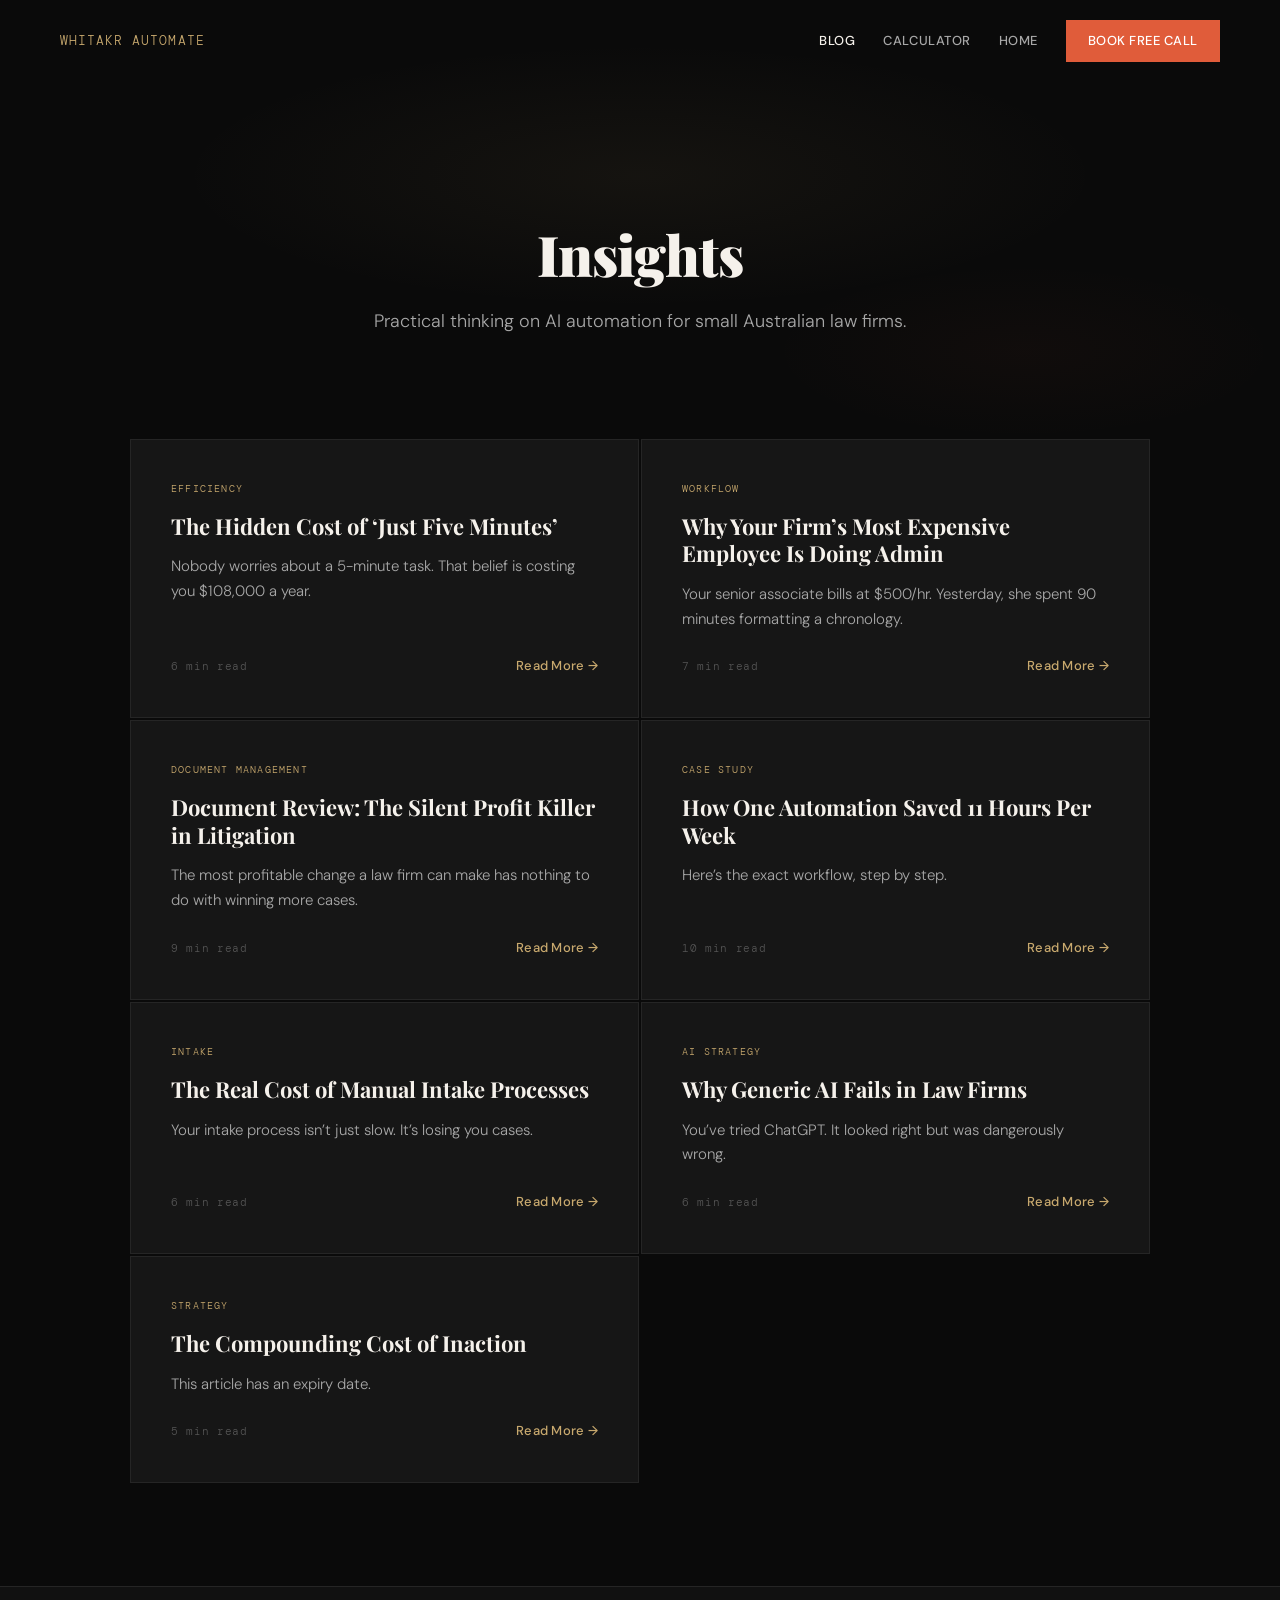
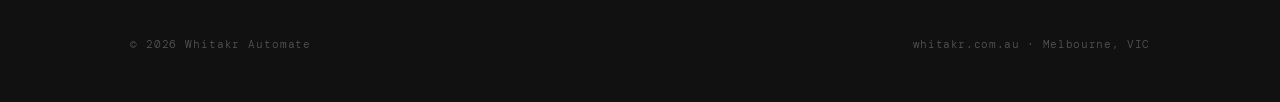
<file: blog/index.html>
<!DOCTYPE html>
<html lang="en">
<head>
  <meta charset="UTF-8" />
  <meta name="viewport" content="width=device-width, initial-scale=1.0" />
  <title>Insights — Whitakr Automate</title>
  <meta name="description" content="Practical insights on AI workflow automation for Australian law firms. Save time, reduce admin, and focus on the work that matters." />
  <link rel="preconnect" href="https://fonts.googleapis.com">
  <link rel="preconnect" href="https://fonts.gstatic.com" crossorigin>
  <link href="https://fonts.googleapis.com/css2?family=Playfair+Display:ital,wght@0,700;0,900;1,700&family=DM+Sans:wght@300;400;500&family=DM+Mono:wght@400;500&display=swap" rel="stylesheet">
  <link rel="stylesheet" href="/blog/blog-styles.css" />
</head>
<body>

<!-- NAV -->
<nav id="navbar">
  <a href="/" class="nav-logo">Whitakr Automate</a>
  <div class="nav-links">
    <a href="/blog" class="nav-link active">Blog</a>
    <a href="/calculator" class="nav-link">Calculator</a>
    <a href="/" class="nav-link">Home</a>
    <a href="https://calendly.com/whitakr-automate/30min" target="_blank" class="nav-cta">Book Free Call</a>
  </div>
</nav>

<!-- HERO -->
<section class="blog-hero">
  <div class="blog-hero-bg"></div>
  <div class="container">
    <h1>Insights</h1>
    <p class="blog-hero-sub">Practical thinking on AI automation for small Australian law firms.</p>
  </div>
</section>

<!-- BLOG GRID -->
<section class="container">
  <div class="blog-grid">

    <!-- Card 1 -->
    <a href="/blog/the-hidden-cost-of-just-five-minutes" class="post-card reveal">
      <div class="post-card-category">Efficiency</div>
      <h3>The Hidden Cost of &lsquo;Just Five Minutes&rsquo;</h3>
      <p class="post-card-hook">Nobody worries about a 5-minute task. That belief is costing you $108,000 a year.</p>
      <div class="post-card-meta">
        <span>6 min read</span>
        <span class="post-card-link">Read More &rarr;</span>
      </div>
    </a>

    <!-- Card 2 -->
    <a href="/blog/why-your-firms-most-expensive-employee-is-doing-admin/" class="post-card reveal">
      <div class="post-card-category">Workflow</div>
      <h3>Why Your Firm&rsquo;s Most Expensive Employee Is Doing Admin</h3>
      <p class="post-card-hook">Your senior associate bills at $500/hr. Yesterday, she spent 90 minutes formatting a chronology.</p>
      <div class="post-card-meta">
        <span>7 min read</span>
        <span class="post-card-link">Read More &rarr;</span>
      </div>
    </a>

    <!-- Card 3 -->
    <a href="/blog/document-review-the-silent-profit-killer/" class="post-card reveal">
      <div class="post-card-category">Document Management</div>
      <h3>Document Review: The Silent Profit Killer in Litigation</h3>
      <p class="post-card-hook">The most profitable change a law firm can make has nothing to do with winning more cases.</p>
      <div class="post-card-meta">
        <span>9 min read</span>
        <span class="post-card-link">Read More &rarr;</span>
      </div>
    </a>

    <!-- Card 4 -->
    <a href="/blog/how-one-automation-saved-11-hours-per-week/" class="post-card reveal">
      <div class="post-card-category">Case Study</div>
      <h3>How One Automation Saved 11 Hours Per Week</h3>
      <p class="post-card-hook">Here&rsquo;s the exact workflow, step by step.</p>
      <div class="post-card-meta">
        <span>10 min read</span>
        <span class="post-card-link">Read More &rarr;</span>
      </div>
    </a>

    <!-- Card 5 -->
    <a href="/blog/the-real-cost-of-manual-intake-processes/" class="post-card reveal">
      <div class="post-card-category">Intake</div>
      <h3>The Real Cost of Manual Intake Processes</h3>
      <p class="post-card-hook">Your intake process isn&rsquo;t just slow. It&rsquo;s losing you cases.</p>
      <div class="post-card-meta">
        <span>6 min read</span>
        <span class="post-card-link">Read More &rarr;</span>
      </div>
    </a>

    <!-- Card 6 -->
    <a href="/blog/why-generic-ai-fails-in-law-firms/" class="post-card reveal">
      <div class="post-card-category">AI Strategy</div>
      <h3>Why Generic AI Fails in Law Firms</h3>
      <p class="post-card-hook">You&rsquo;ve tried ChatGPT. It looked right but was dangerously wrong.</p>
      <div class="post-card-meta">
        <span>6 min read</span>
        <span class="post-card-link">Read More &rarr;</span>
      </div>
    </a>

    <!-- Card 7 -->
    <a href="/blog/the-compounding-cost-of-inaction/" class="post-card reveal">
      <div class="post-card-category">Strategy</div>
      <h3>The Compounding Cost of Inaction</h3>
      <p class="post-card-hook">This article has an expiry date.</p>
      <div class="post-card-meta">
        <span>5 min read</span>
        <span class="post-card-link">Read More &rarr;</span>
      </div>
    </a>

  </div>
</section>

<!-- FOOTER -->
<footer>
  <div class="container">
    <div class="footer-inner">
      <div class="footer-left">
        &copy; 2026 Whitakr Automate
      </div>
      <div class="footer-right">
        whitakr.com.au &middot; Melbourne, VIC
      </div>
    </div>
  </div>
</footer>

<script>
  // Nav scroll
  const nav = document.getElementById('navbar');
  window.addEventListener('scroll', () => {
    nav.classList.toggle('scrolled', window.scrollY > 40);
  });

  // Reveal on scroll
  document.body.classList.add('js-loaded');
  const observer = new IntersectionObserver((entries) => {
    entries.forEach(entry => {
      if (entry.isIntersecting) {
        entry.target.classList.add('visible');
        observer.unobserve(entry.target);
      }
    });
  }, { threshold: 0.1 });
  document.querySelectorAll('.reveal').forEach(el => observer.observe(el));
</script>

</body>
</html>
</file>
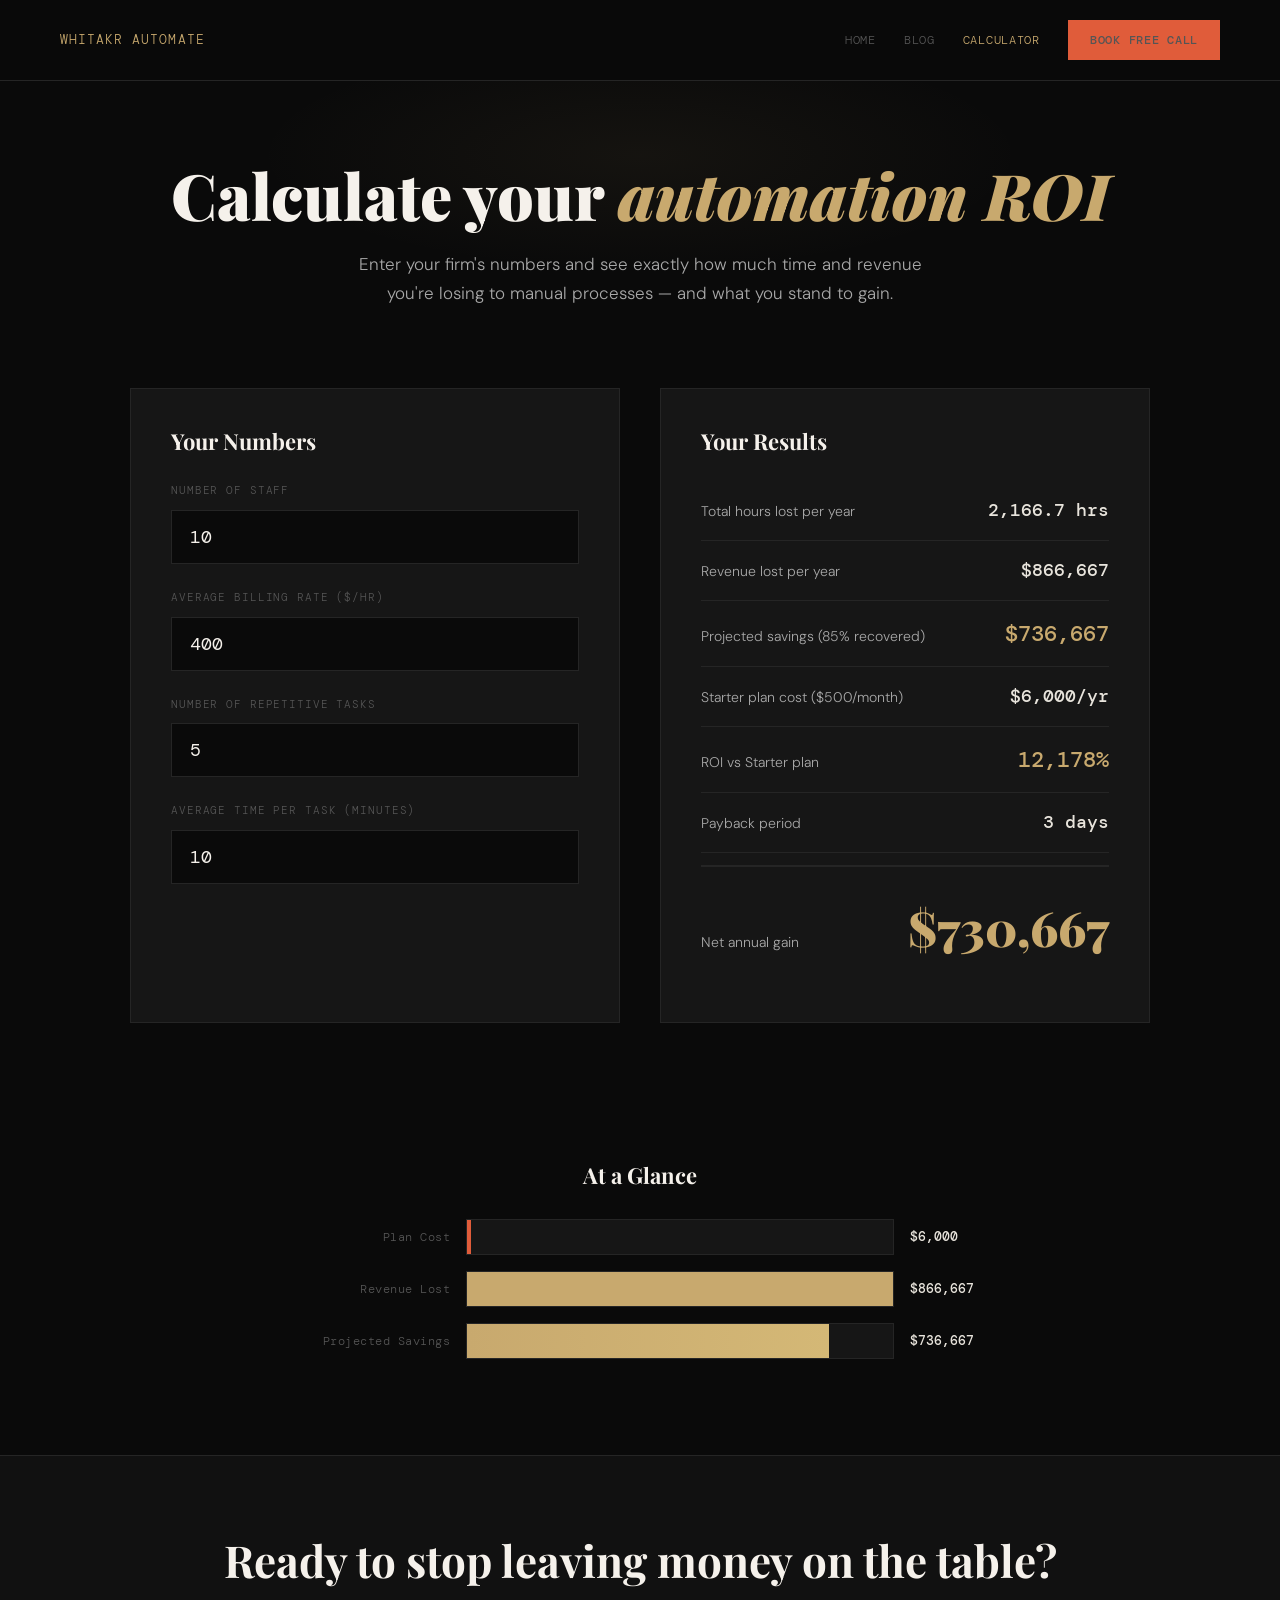
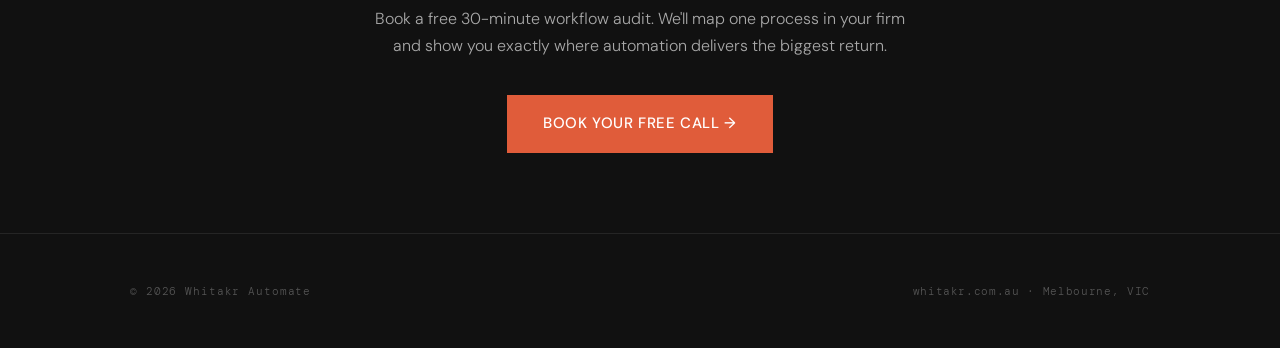
<file: calculator/index.html>
<!DOCTYPE html>
<html lang="en">
<head>
  <meta charset="UTF-8" />
  <meta name="viewport" content="width=device-width, initial-scale=1.0" />
  <title>ROI Calculator — Whitakr Automate</title>
  <link rel="preconnect" href="https://fonts.googleapis.com">
  <link rel="preconnect" href="https://fonts.gstatic.com" crossorigin>
  <link href="https://fonts.googleapis.com/css2?family=Playfair+Display:ital,wght@0,700;0,900;1,700&family=DM+Sans:wght@300;400;500&family=DM+Mono:wght@400;500&display=swap" rel="stylesheet">

  <style>
    *, *::before, *::after { box-sizing: border-box; margin: 0; padding: 0; }

    :root {
      --black:    #0a0a0a;
      --off:      #111111;
      --surface:  #161616;
      --border:   #252525;
      --muted:    #555;
      --body:     #a8a8a8;
      --light:    #e8e4dc;
      --white:    #f5f1eb;
      --accent:   #c8a96e;
      --accent2:  #e05c3a;
    }

    html { scroll-behavior: smooth; }

    body {
      background: var(--black);
      color: var(--body);
      font-family: 'DM Sans', sans-serif;
      font-weight: 300;
      font-size: 16px;
      line-height: 1.7;
      overflow-x: hidden;
    }

    h1, h2, h3, h4 {
      font-family: 'Playfair Display', serif;
      color: var(--white);
      line-height: 1.1;
    }
    .mono { font-family: 'DM Mono', monospace; }

    .container { max-width: 1140px; margin: 0 auto; padding: 0 clamp(20px, 5vw, 60px); }

    /* ── NAV ── */
    nav {
      position: fixed; top: 0; left: 0; right: 0; z-index: 100;
      padding: 20px clamp(20px, 5vw, 60px);
      display: flex; align-items: center; justify-content: space-between;
      background: rgba(10,10,10,0.95); border-bottom: 1px solid var(--border);
      backdrop-filter: blur(12px);
    }
    .nav-logo {
      font-family: 'DM Mono', monospace; font-size: 13px; color: var(--accent);
      letter-spacing: 0.08em; text-transform: uppercase; text-decoration: none;
    }
    .nav-links { display: flex; align-items: center; gap: 28px; }
    .nav-links a {
      font-family: 'DM Mono', monospace; font-size: 12px; color: var(--muted);
      letter-spacing: 0.06em; text-decoration: none; text-transform: uppercase;
      transition: color 0.2s;
    }
    .nav-links a:hover, .nav-links a.active { color: var(--accent); }
    .nav-cta {
      background: var(--accent2); color: #fff; border: none; padding: 10px 22px;
      font-family: 'DM Sans', sans-serif; font-size: 13px; font-weight: 500;
      cursor: pointer; letter-spacing: 0.04em; text-transform: uppercase;
      text-decoration: none; transition: opacity 0.2s;
    }
    .nav-cta:hover { opacity: 0.85; }

    /* ── HERO ── */
    .roi-hero {
      padding: 160px 0 80px; text-align: center;
      background:
        radial-gradient(ellipse 50% 50% at 50% 40%, rgba(200,169,110,0.06) 0%, transparent 60%);
    }
    .roi-hero h1 {
      font-size: clamp(36px, 5vw, 64px); font-weight: 900; margin-bottom: 20px;
    }
    .roi-hero h1 em { font-style: italic; color: var(--accent); }
    .roi-hero p { font-size: 17px; color: var(--body); max-width: 600px; margin: 0 auto; line-height: 1.7; }

    /* ── CALCULATOR ── */
    .roi-calc { padding: 0 0 80px; }
    .roi-grid { display: grid; grid-template-columns: 1fr 1fr; gap: 40px; }

    .roi-inputs-panel {
      background: var(--surface); border: 1px solid var(--border); padding: 40px;
    }
    .roi-inputs-panel h3 { font-size: 22px; margin-bottom: 28px; }

    .roi-field { margin-bottom: 24px; }
    .roi-field label {
      display: block; font-family: 'DM Mono', monospace; font-size: 11px;
      color: var(--muted); letter-spacing: 0.08em; text-transform: uppercase; margin-bottom: 10px;
    }
    .roi-field input {
      width: 100%; background: var(--black); border: 1px solid var(--border); color: var(--white);
      font-family: 'DM Mono', monospace; font-size: 18px; padding: 14px 18px;
      outline: none; transition: border-color 0.2s;
    }
    .roi-field input:focus { border-color: var(--accent); }

    .roi-results-panel {
      background: var(--surface); border: 1px solid var(--border); padding: 40px;
      display: flex; flex-direction: column; justify-content: space-between;
    }
    .roi-results-panel h3 { font-size: 22px; margin-bottom: 28px; }

    .roi-result-row {
      display: flex; justify-content: space-between; align-items: baseline;
      padding: 14px 0; border-bottom: 1px solid var(--border);
    }
    .roi-result-row:last-child { border-bottom: none; }
    .roi-result-label { font-size: 14px; color: var(--body); }
    .roi-result-value {
      font-family: 'DM Mono', monospace; font-size: 18px; color: var(--light); font-weight: 500;
    }
    .roi-result-row.roi-highlight .roi-result-value {
      color: var(--accent); font-size: 22px; font-weight: 500;
    }
    .roi-result-row.roi-mega {
      margin-top: 12px; padding-top: 20px; border-top: 2px solid var(--border);
    }
    .roi-result-row.roi-mega .roi-result-value {
      font-family: 'Playfair Display', serif; font-size: clamp(32px, 4vw, 48px);
      font-weight: 900; color: var(--accent);
    }

    /* ── BAR CHART ── */
    .roi-chart { padding: 60px 0 80px; }
    .roi-chart h3 {
      font-size: 22px; margin-bottom: 32px; text-align: center;
    }
    .roi-bars { max-width: 700px; margin: 0 auto; }
    .roi-bar-row {
      display: grid; grid-template-columns: 160px 1fr 80px; gap: 16px; align-items: center;
      margin-bottom: 16px;
    }
    .roi-bar-label {
      font-family: 'DM Mono', monospace; font-size: 12px; color: var(--muted);
      text-align: right; letter-spacing: 0.04em;
    }
    .roi-bar-track {
      height: 36px; background: var(--surface); border: 1px solid var(--border);
      position: relative; overflow: hidden;
    }
    .roi-bar-fill {
      height: 100%; transition: width 0.8s ease; position: absolute; left: 0; top: 0;
    }
    .roi-bar-fill.bar-cost { background: var(--accent2); }
    .roi-bar-fill.bar-savings { background: var(--accent); }
    .roi-bar-fill.bar-roi { background: linear-gradient(90deg, var(--accent), #d4b876); }
    .roi-bar-value {
      font-family: 'DM Mono', monospace; font-size: 13px; color: var(--light); font-weight: 500;
    }

    /* ── CTA SECTION ── */
    .roi-cta-section {
      background: var(--off); border-top: 1px solid var(--border);
      padding: 80px 0; text-align: center;
    }
    .roi-cta-section h2 { font-size: clamp(28px, 3.5vw, 44px); margin-bottom: 20px; }
    .roi-cta-section p { font-size: 16px; color: var(--body); max-width: 560px; margin: 0 auto 36px; line-height: 1.7; }
    .btn-primary {
      display: inline-block; background: var(--accent2); color: #fff;
      padding: 16px 36px; font-family: 'DM Sans', sans-serif; font-size: 15px;
      font-weight: 500; text-decoration: none; letter-spacing: 0.04em;
      text-transform: uppercase; transition: opacity 0.2s, transform 0.2s;
    }
    .btn-primary:hover { opacity: 0.9; transform: translateY(-1px); }

    /* ── FOOTER ── */
    footer {
      background: var(--off); border-top: 1px solid var(--border); padding: 48px 0;
    }
    .footer-inner { display: flex; justify-content: space-between; align-items: center; }
    .footer-left {
      font-family: 'DM Mono', monospace; font-size: 11px; color: var(--muted); letter-spacing: 0.08em;
    }
    .footer-left a { color: var(--accent); text-decoration: none; }
    .footer-right {
      font-family: 'DM Mono', monospace; font-size: 11px; color: var(--muted); letter-spacing: 0.06em;
    }

    /* ── RESPONSIVE ── */
    @media (max-width: 900px) {
      .roi-grid { grid-template-columns: 1fr; }
      .roi-bar-row { grid-template-columns: 100px 1fr 70px; gap: 10px; }
    }
    @media (max-width: 600px) {
      .footer-inner { flex-direction: column; gap: 12px; text-align: center; }
      .nav-links a:not(.nav-cta) { display: none; }
      .roi-bar-row { grid-template-columns: 1fr; gap: 4px; }
      .roi-bar-label { text-align: left; }
    }
  </style>
</head>
<body>

<!-- NAV -->
<nav>
  <a href="/" class="nav-logo">Whitakr Automate</a>
  <div class="nav-links">
    <a href="/">Home</a>
    <a href="/blog">Blog</a>
    <a href="/calculator/" class="active">Calculator</a>
    <a href="https://calendly.com/whitakr-automate/30min" target="_blank" class="nav-cta">Book Free Call</a>
  </div>
</nav>

<!-- HERO -->
<section class="roi-hero">
  <div class="container">
    <h1>Calculate your <em>automation ROI</em></h1>
    <p>Enter your firm's numbers and see exactly how much time and revenue you're losing to manual processes — and what you stand to gain.</p>
  </div>
</section>

<!-- CALCULATOR -->
<section class="roi-calc">
  <div class="container">
    <div class="roi-grid">

      <!-- INPUTS -->
      <div class="roi-inputs-panel">
        <h3>Your Numbers</h3>
        <div class="roi-field">
          <label for="roi-staff">Number of staff</label>
          <input type="number" id="roi-staff" value="10" min="1" max="500">
        </div>
        <div class="roi-field">
          <label for="roi-rate">Average billing rate ($/hr)</label>
          <input type="number" id="roi-rate" value="400" min="50" max="2000">
        </div>
        <div class="roi-field">
          <label for="roi-tasks">Number of repetitive tasks</label>
          <input type="number" id="roi-tasks" value="5" min="1" max="100">
        </div>
        <div class="roi-field">
          <label for="roi-time">Average time per task (minutes)</label>
          <input type="number" id="roi-time" value="10" min="1" max="480">
        </div>
      </div>

      <!-- RESULTS -->
      <div class="roi-results-panel">
        <div>
          <h3>Your Results</h3>
          <div class="roi-result-row">
            <span class="roi-result-label">Total hours lost per year</span>
            <span class="roi-result-value" id="roi-out-hours">2,166.7 hrs</span>
          </div>
          <div class="roi-result-row">
            <span class="roi-result-label">Revenue lost per year</span>
            <span class="roi-result-value" id="roi-out-revenue">$866,667</span>
          </div>
          <div class="roi-result-row roi-highlight">
            <span class="roi-result-label">Projected savings (85% recovered)</span>
            <span class="roi-result-value" id="roi-out-savings">$736,667</span>
          </div>
          <div class="roi-result-row">
            <span class="roi-result-label">Starter plan cost ($500/month)</span>
            <span class="roi-result-value">$6,000/yr</span>
          </div>
          <div class="roi-result-row roi-highlight">
            <span class="roi-result-label">ROI vs Starter plan</span>
            <span class="roi-result-value" id="roi-out-roi">12,178%</span>
          </div>
          <div class="roi-result-row">
            <span class="roi-result-label">Payback period</span>
            <span class="roi-result-value" id="roi-out-payback">3 days</span>
          </div>
          <div class="roi-result-row roi-mega">
            <span class="roi-result-label">Net annual gain</span>
            <span class="roi-result-value" id="roi-out-net">$730,667</span>
          </div>
        </div>
      </div>

    </div>
  </div>
</section>

<!-- BAR CHART -->
<section class="roi-chart">
  <div class="container">
    <h3>At a Glance</h3>
    <div class="roi-bars">
      <div class="roi-bar-row">
        <span class="roi-bar-label">Plan Cost</span>
        <div class="roi-bar-track">
          <div class="roi-bar-fill bar-cost" id="roi-bar-cost" style="width: 1%;"></div>
        </div>
        <span class="roi-bar-value" id="roi-bar-cost-val">$6,000</span>
      </div>
      <div class="roi-bar-row">
        <span class="roi-bar-label">Revenue Lost</span>
        <div class="roi-bar-track">
          <div class="roi-bar-fill bar-savings" id="roi-bar-lost" style="width: 100%;"></div>
        </div>
        <span class="roi-bar-value" id="roi-bar-lost-val">$866,667</span>
      </div>
      <div class="roi-bar-row">
        <span class="roi-bar-label">Projected Savings</span>
        <div class="roi-bar-track">
          <div class="roi-bar-fill bar-roi" id="roi-bar-save" style="width: 85%;"></div>
        </div>
        <span class="roi-bar-value" id="roi-bar-save-val">$736,667</span>
      </div>
    </div>
  </div>
</section>

<!-- CTA -->
<section class="roi-cta-section">
  <div class="container">
    <h2>Ready to stop leaving money on the table?</h2>
    <p>Book a free 30-minute workflow audit. We'll map one process in your firm and show you exactly where automation delivers the biggest return.</p>
    <a href="https://calendly.com/whitakr-automate/30min" target="_blank" class="btn-primary">Book Your Free Call &rarr;</a>
  </div>
</section>

<!-- FOOTER -->
<footer>
  <div class="container">
    <div class="footer-inner">
      <div class="footer-left">&copy; 2026 Whitakr Automate</div>
      <div class="footer-right">whitakr.com.au &middot; Melbourne, VIC</div>
    </div>
  </div>
</footer>

<script>
  (function() {
    var staffEl = document.getElementById('roi-staff');
    var rateEl = document.getElementById('roi-rate');
    var tasksEl = document.getElementById('roi-tasks');
    var timeEl = document.getElementById('roi-time');

    var outHours = document.getElementById('roi-out-hours');
    var outRevenue = document.getElementById('roi-out-revenue');
    var outSavings = document.getElementById('roi-out-savings');
    var outRoi = document.getElementById('roi-out-roi');
    var outPayback = document.getElementById('roi-out-payback');
    var outNet = document.getElementById('roi-out-net');

    var barCost = document.getElementById('roi-bar-cost');
    var barLost = document.getElementById('roi-bar-lost');
    var barSave = document.getElementById('roi-bar-save');
    var barCostVal = document.getElementById('roi-bar-cost-val');
    var barLostVal = document.getElementById('roi-bar-lost-val');
    var barSaveVal = document.getElementById('roi-bar-save-val');

    var planCost = 6000;

    function fmt(n) {
      return '$' + Math.round(n).toLocaleString('en-US');
    }

    function calculate() {
      var staff = parseFloat(staffEl.value) || 0;
      var rate = parseFloat(rateEl.value) || 0;
      var tasks = parseFloat(tasksEl.value) || 0;
      var time = parseFloat(timeEl.value) || 0;

      // Total minutes per day per staff = tasks * time
      // Per year = * 5 days * 52 weeks / 60 to get hours
      var totalHours = (staff * tasks * time * 5 * 52) / 60;
      var revenueLost = totalHours * rate;
      var savings = revenueLost * 0.85;
      var roiPercent = planCost > 0 ? ((savings - planCost) / planCost) * 100 : 0;
      var netGain = savings - planCost;

      // Payback in days: planCost / (savings / 365)
      var paybackDays = savings > 0 ? Math.ceil(planCost / (savings / 365)) : 0;
      var paybackStr;
      if (paybackDays <= 0) {
        paybackStr = 'N/A';
      } else if (paybackDays === 1) {
        paybackStr = '1 day';
      } else if (paybackDays < 31) {
        paybackStr = paybackDays + ' days';
      } else if (paybackDays < 365) {
        var months = Math.round(paybackDays / 30.4);
        paybackStr = months + (months === 1 ? ' month' : ' months');
      } else {
        paybackStr = '> 1 year';
      }

      outHours.textContent = totalHours.toFixed(1).replace(/\B(?=(\d{3})+(?!\d))/g, ',') + ' hrs';
      outRevenue.textContent = fmt(revenueLost);
      outSavings.textContent = fmt(savings);
      outRoi.textContent = roiPercent.toFixed(0).replace(/\B(?=(\d{3})+(?!\d))/g, ',') + '%';
      outPayback.textContent = paybackStr;
      outNet.textContent = fmt(netGain);

      // Update bars
      var maxVal = Math.max(revenueLost, savings, planCost, 1);
      barCost.style.width = Math.max((planCost / maxVal) * 100, 1) + '%';
      barLost.style.width = Math.max((revenueLost / maxVal) * 100, 1) + '%';
      barSave.style.width = Math.max((savings / maxVal) * 100, 1) + '%';
      barCostVal.textContent = fmt(planCost);
      barLostVal.textContent = fmt(revenueLost);
      barSaveVal.textContent = fmt(savings);
    }

    staffEl.addEventListener('input', calculate);
    rateEl.addEventListener('input', calculate);
    tasksEl.addEventListener('input', calculate);
    timeEl.addEventListener('input', calculate);

    calculate();
  })();
</script>

</body>
</html>
</file>
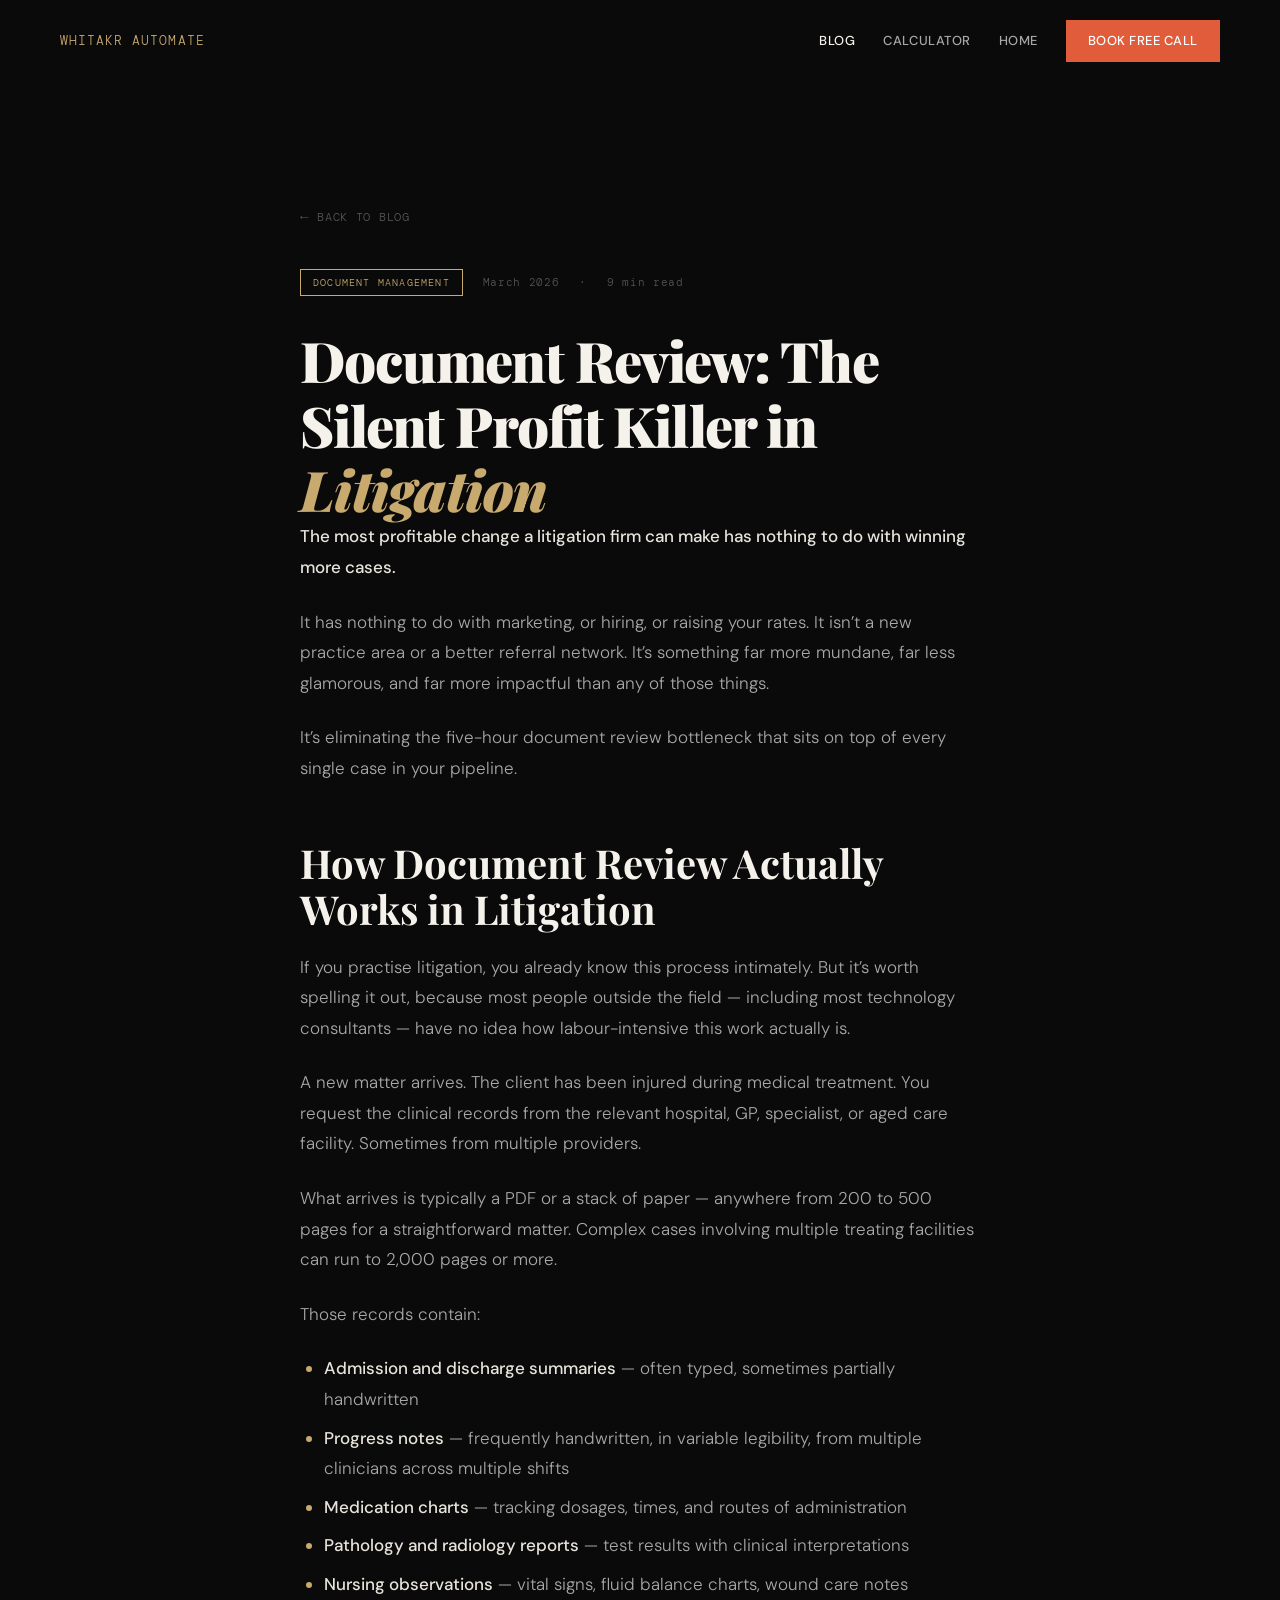
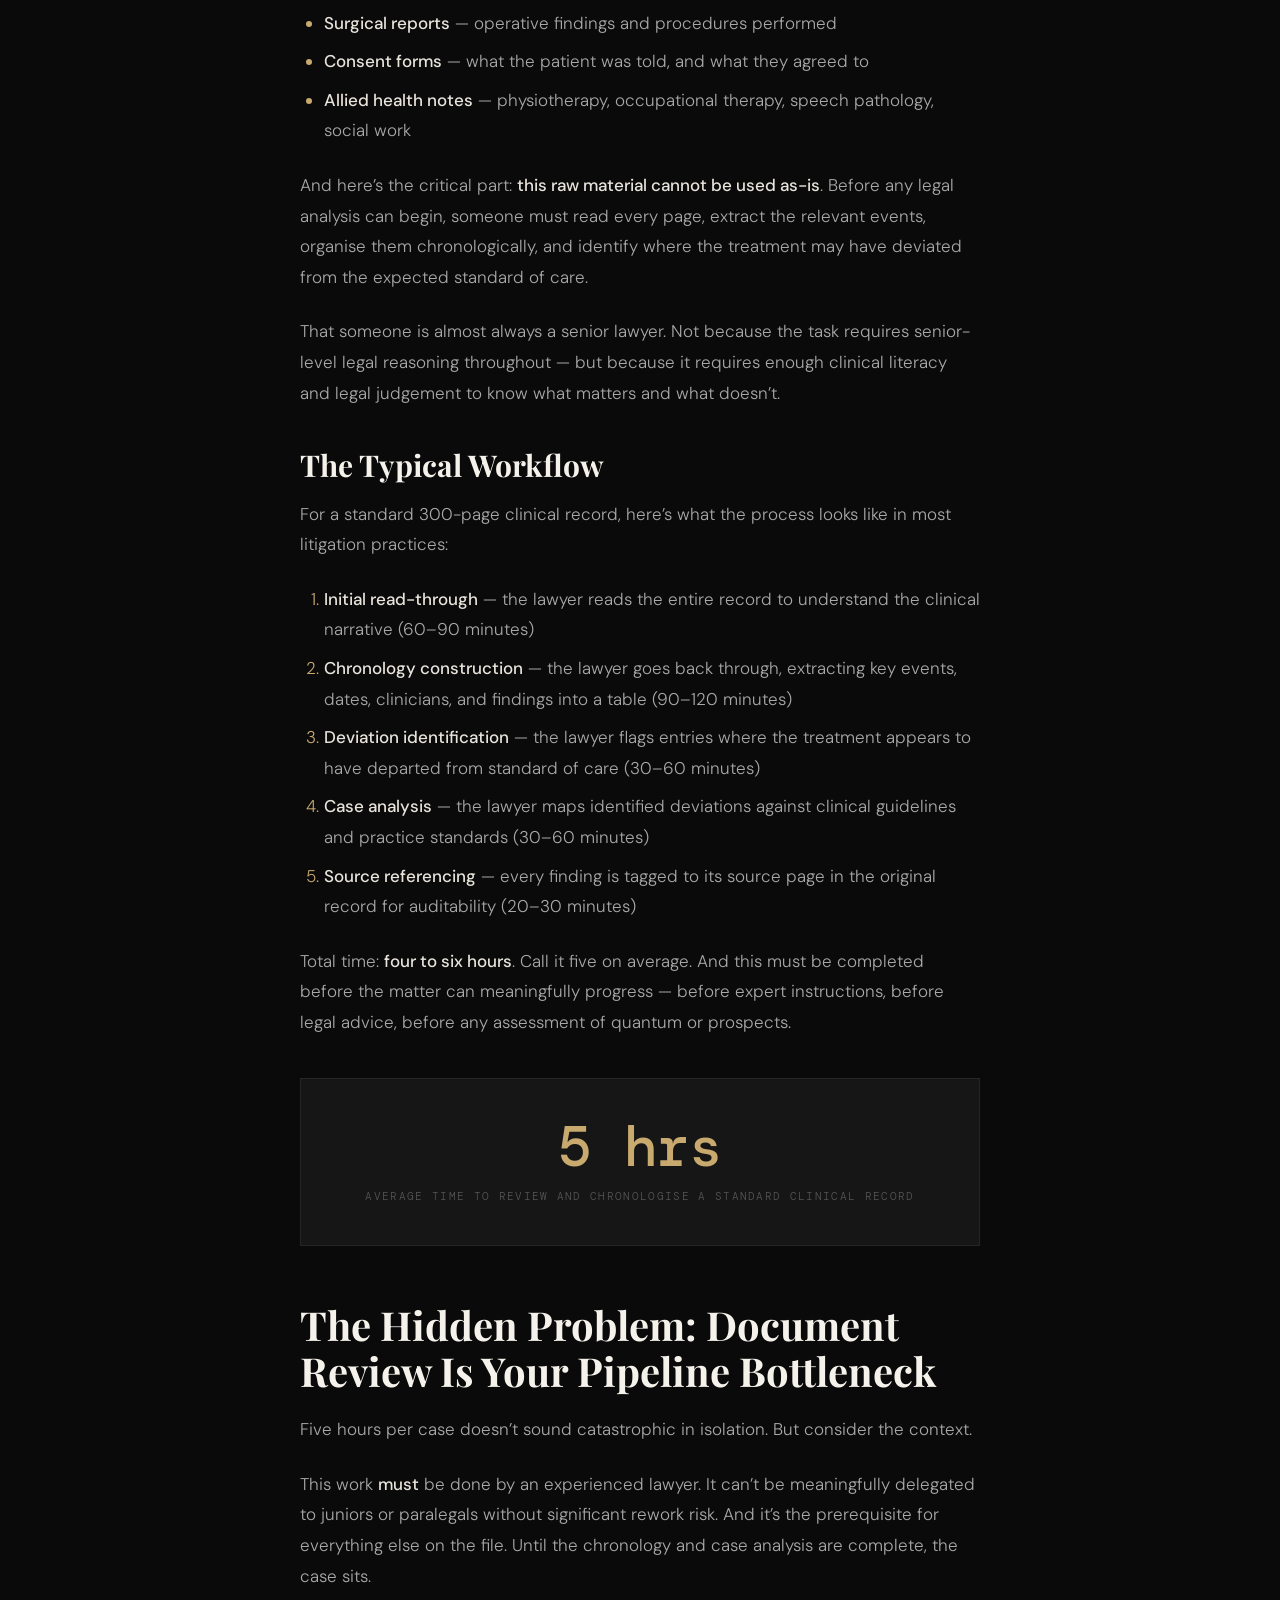
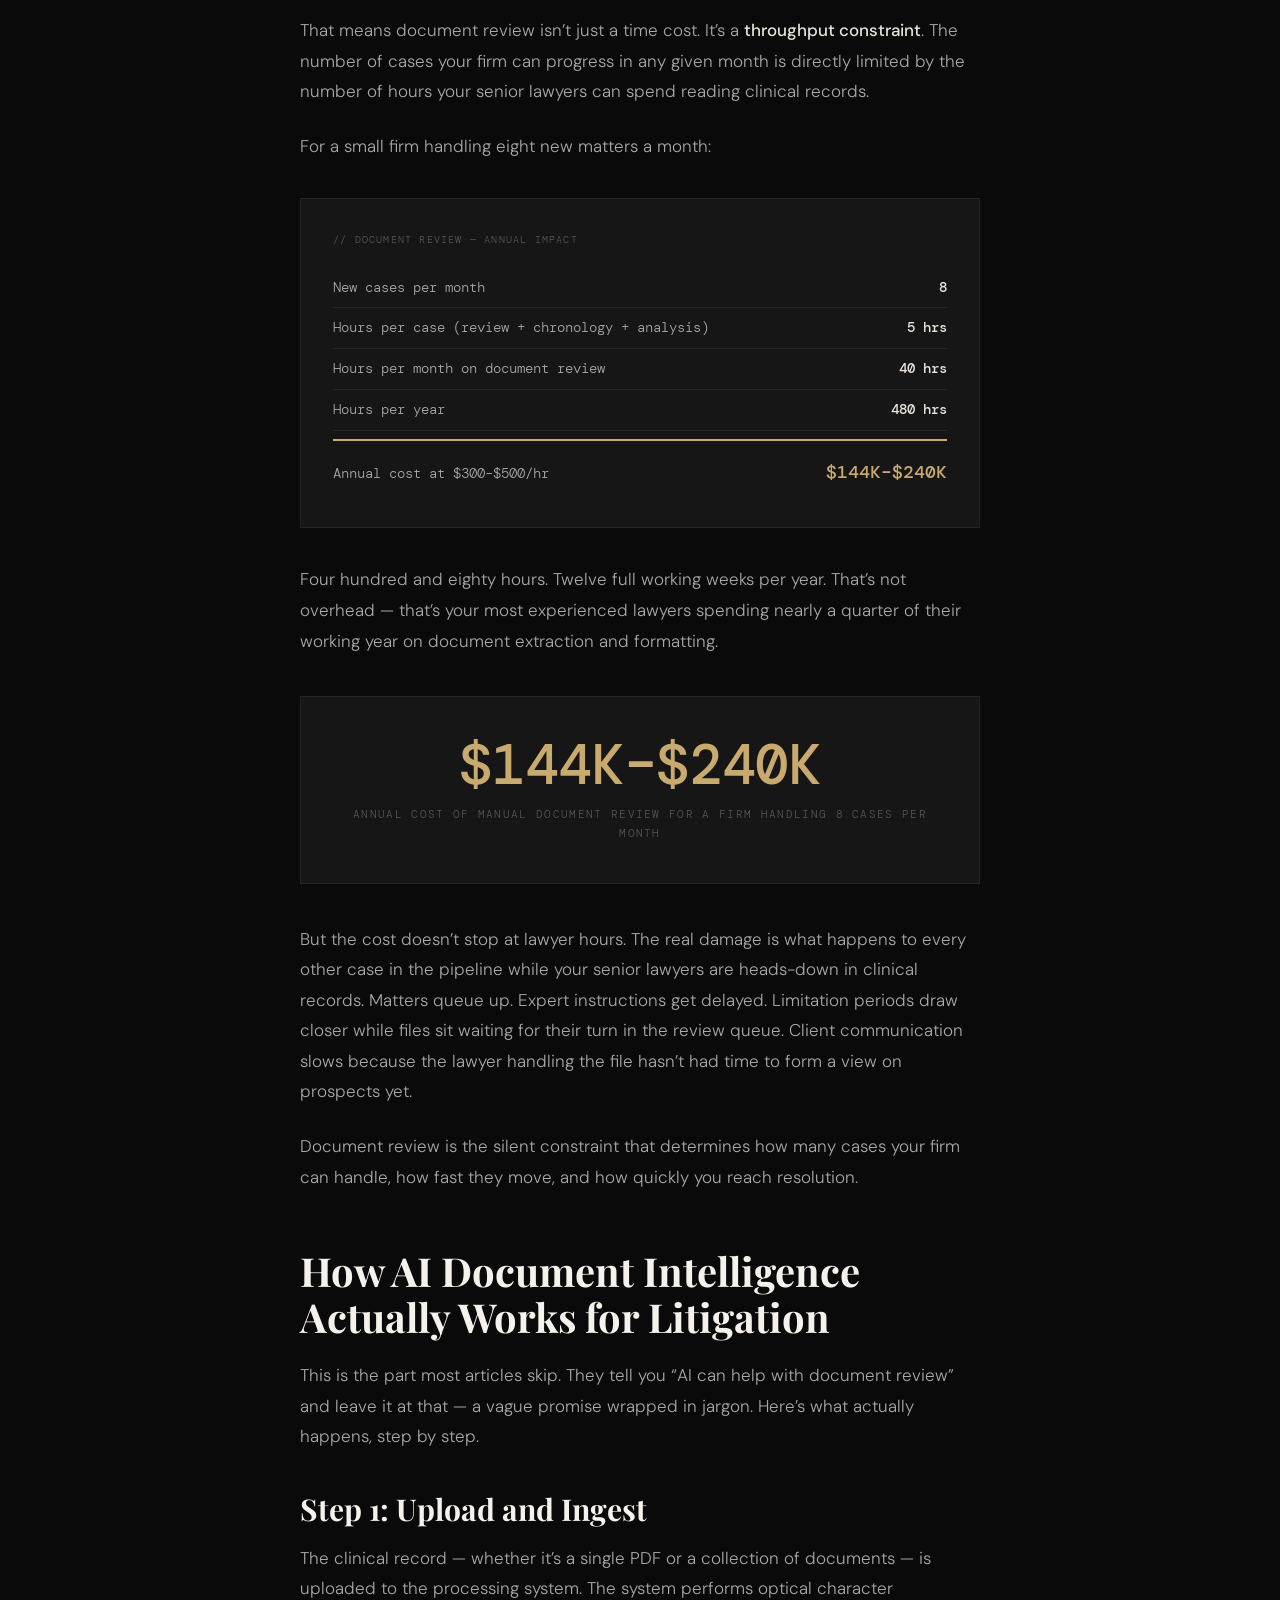
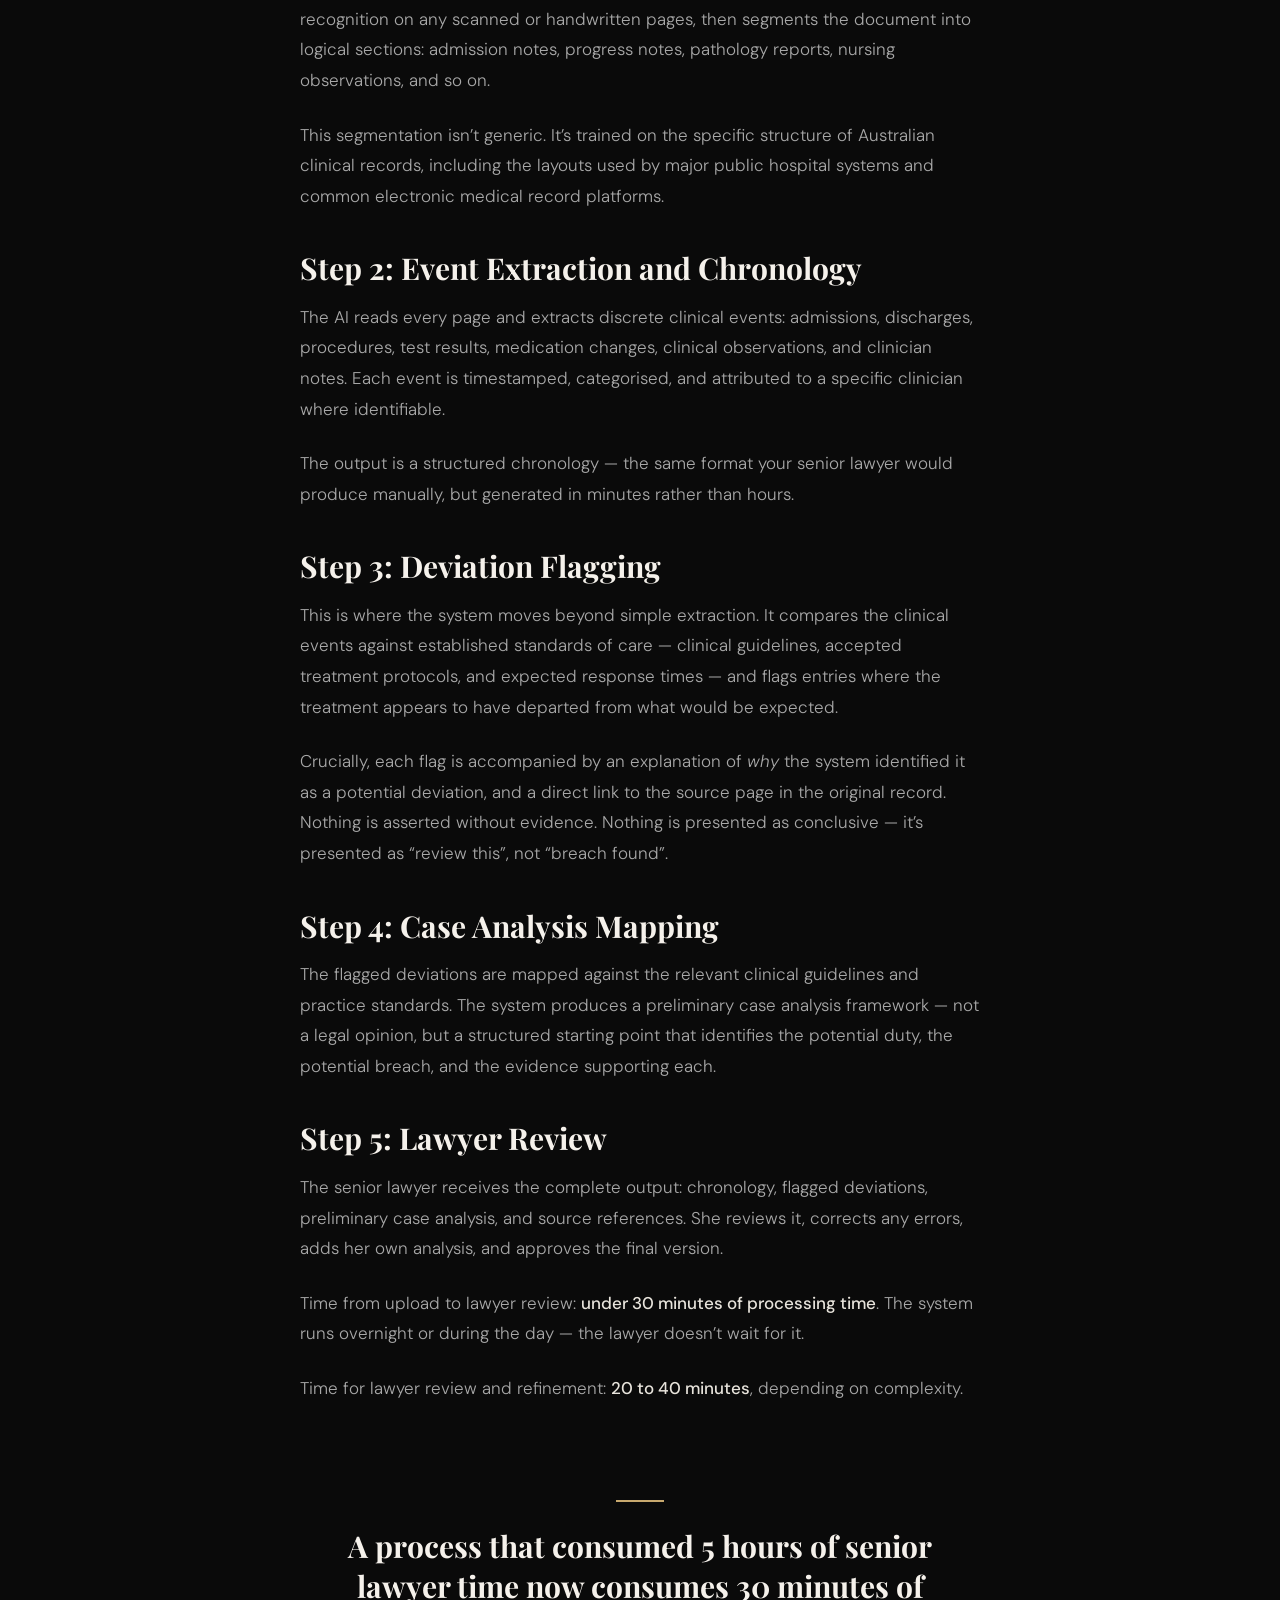
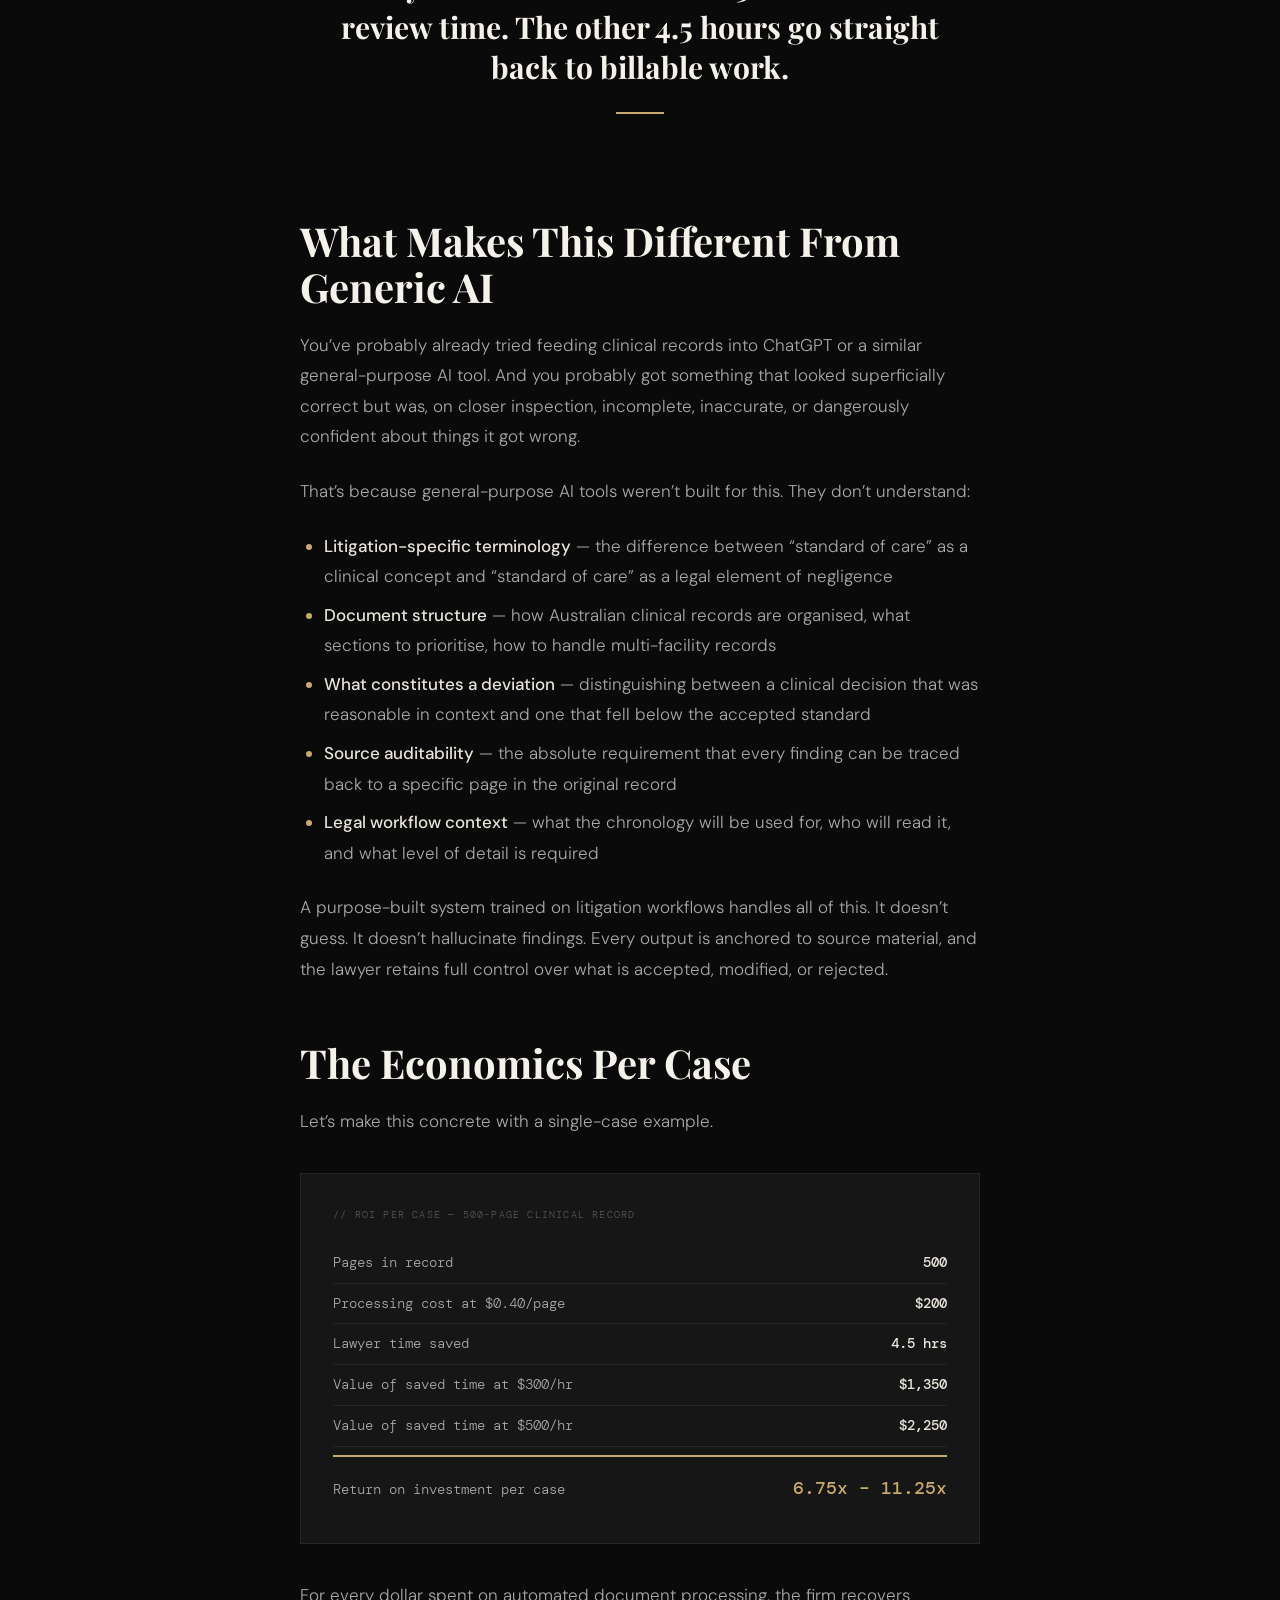
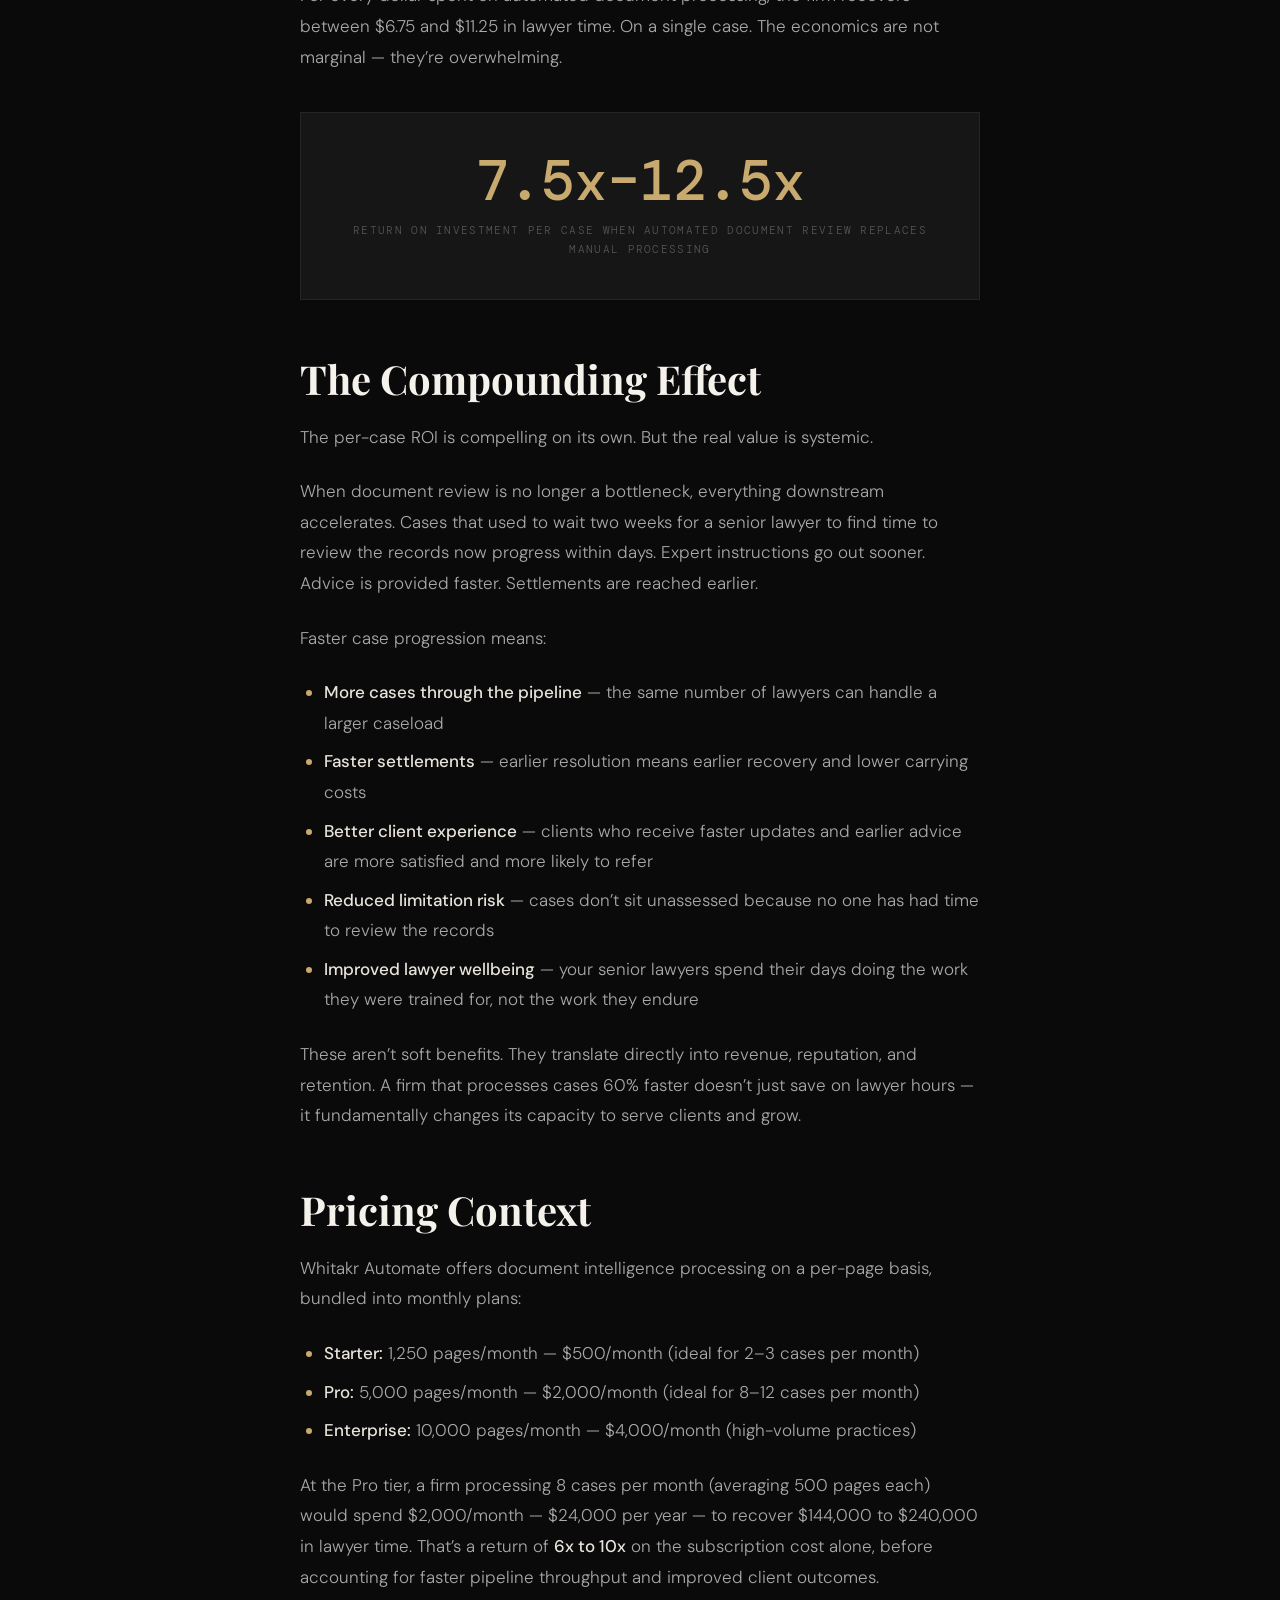
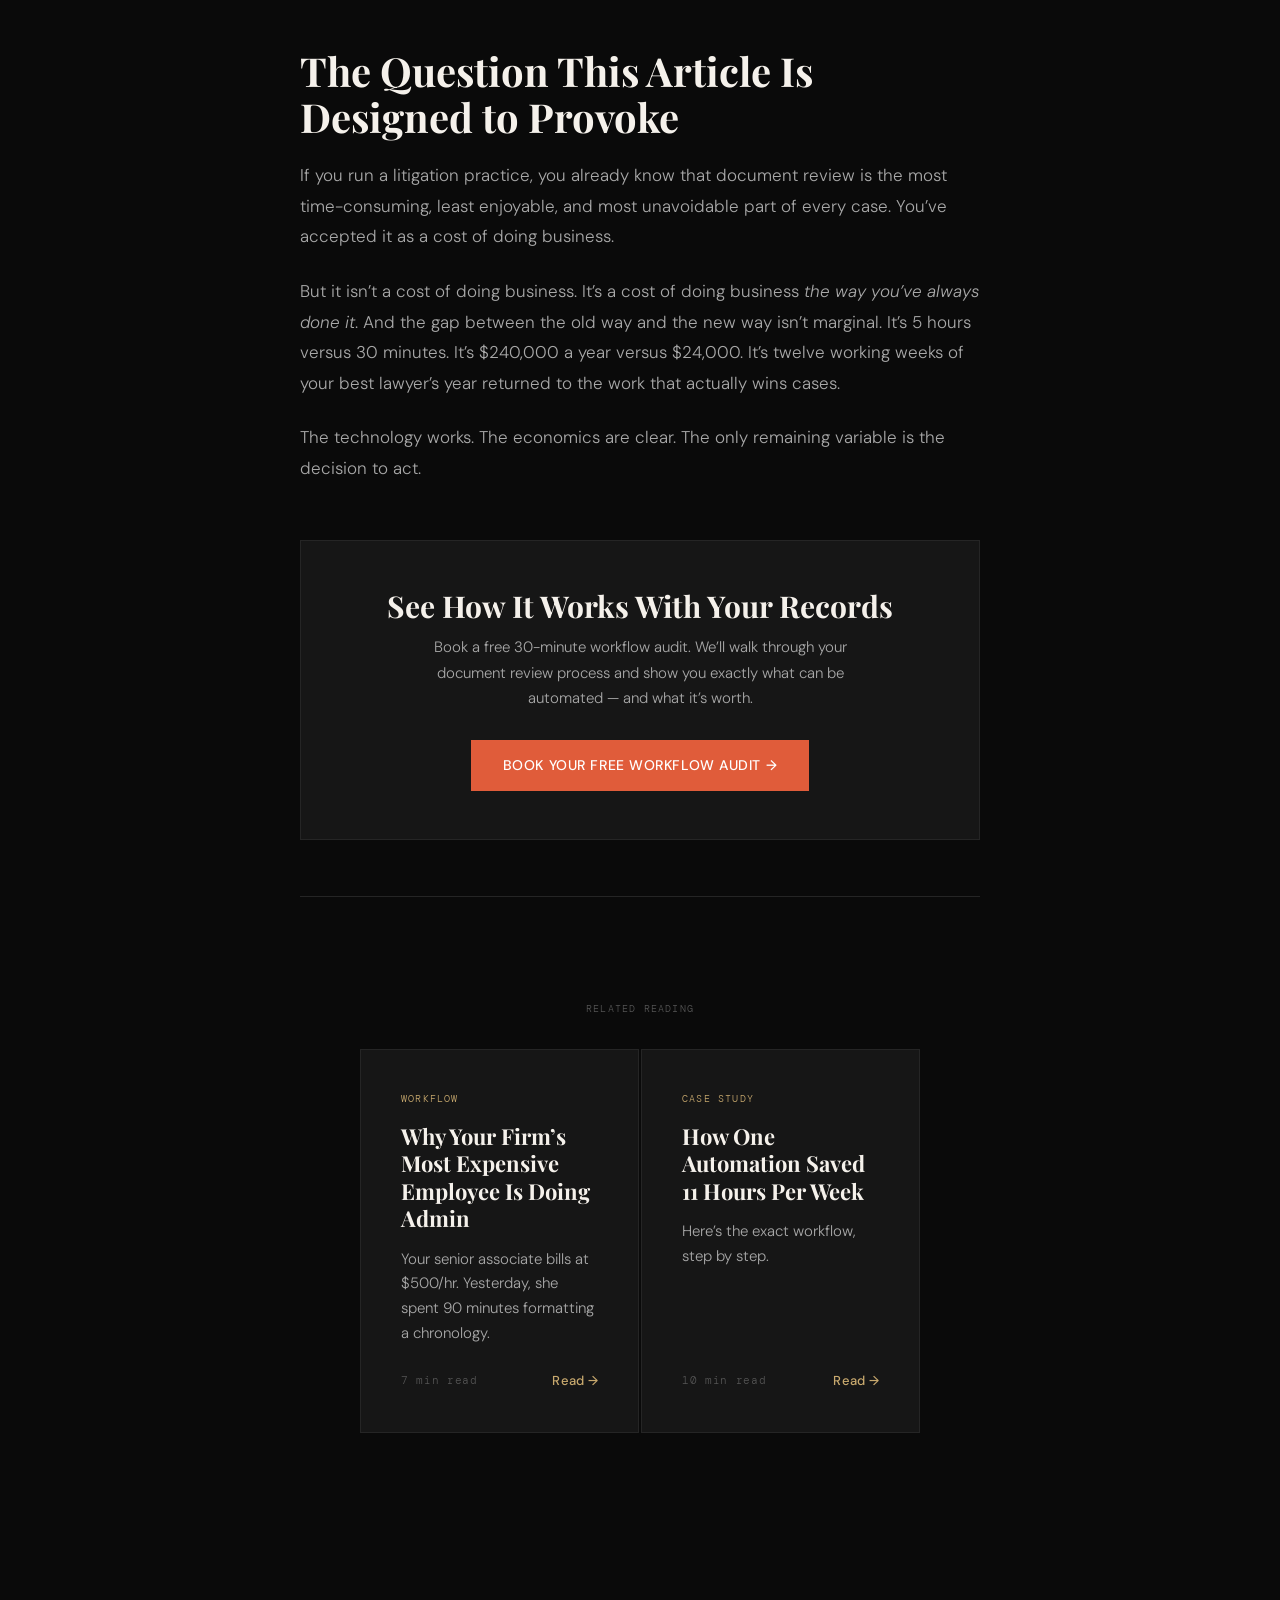
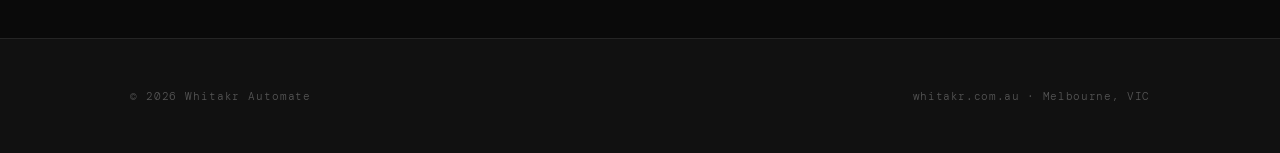
<file: blog/document-review-the-silent-profit-killer/index.html>
<!DOCTYPE html>
<html lang="en">
<head>
  <meta charset="UTF-8">
  <meta name="viewport" content="width=device-width, initial-scale=1.0">
  <title>Document Review: The Silent Profit Killer in Litigation — Whitakr Automate</title>
  <meta name="description" content="The most profitable change a litigation firm can make has nothing to do with winning more cases. It's eliminating the 5-hour document review bottleneck on every single case.">
  <meta property="og:title" content="Document Review: The Silent Profit Killer in Litigation">
  <meta property="og:description" content="The most profitable change a litigation firm can make has nothing to do with winning more cases.">
  <meta property="og:type" content="article">
  <link rel="preconnect" href="https://fonts.googleapis.com">
  <link rel="preconnect" href="https://fonts.gstatic.com" crossorigin>
  <link href="https://fonts.googleapis.com/css2?family=Playfair+Display:ital,wght@0,700;0,900;1,700&family=DM+Sans:wght@300;400;500&family=DM+Mono:wght@400;500&display=swap" rel="stylesheet">
  <link rel="stylesheet" href="/blog/blog-styles.css">
</head>
<body>

<!-- NAV -->
<nav id="navbar">
  <a href="/" class="nav-logo">Whitakr Automate</a>
  <div class="nav-links">
    <a href="/blog" class="nav-link active">Blog</a>
    <a href="/calculator" class="nav-link">Calculator</a>
    <a href="/" class="nav-link">Home</a>
    <a href="https://calendly.com/whitakr-automate/30min" target="_blank" class="nav-cta">Book Free Call</a>
  </div>
</nav>

<!-- ARTICLE -->
<article class="article-wrapper">
  <div class="article-content">

    <a href="/blog" class="back-to-blog">Back to Blog</a>

    <!-- HEADER -->
    <header>
      <div class="article-meta">
        <span class="article-category">Document Management</span>
        <span class="article-date">March 2026</span>
        <span class="article-read-time">9 min read</span>
      </div>
      <h1>Document Review: The Silent Profit Killer in <em>Litigation</em></h1>
    </header>

    <!-- BODY -->
    <div class="article-body">

      <p><strong>The most profitable change a litigation firm can make has nothing to do with winning more cases.</strong></p>

      <p>It has nothing to do with marketing, or hiring, or raising your rates. It isn&rsquo;t a new practice area or a better referral network. It&rsquo;s something far more mundane, far less glamorous, and far more impactful than any of those things.</p>

      <p>It&rsquo;s eliminating the five-hour document review bottleneck that sits on top of every single case in your pipeline.</p>

      <h2>How Document Review Actually Works in Litigation</h2>

      <p>If you practise litigation, you already know this process intimately. But it&rsquo;s worth spelling it out, because most people outside the field &mdash; including most technology consultants &mdash; have no idea how labour-intensive this work actually is.</p>

      <p>A new matter arrives. The client has been injured during medical treatment. You request the clinical records from the relevant hospital, GP, specialist, or aged care facility. Sometimes from multiple providers.</p>

      <p>What arrives is typically a PDF or a stack of paper &mdash; anywhere from 200 to 500 pages for a straightforward matter. Complex cases involving multiple treating facilities can run to 2,000 pages or more.</p>

      <p>Those records contain:</p>

      <ul>
        <li><strong>Admission and discharge summaries</strong> &mdash; often typed, sometimes partially handwritten</li>
        <li><strong>Progress notes</strong> &mdash; frequently handwritten, in variable legibility, from multiple clinicians across multiple shifts</li>
        <li><strong>Medication charts</strong> &mdash; tracking dosages, times, and routes of administration</li>
        <li><strong>Pathology and radiology reports</strong> &mdash; test results with clinical interpretations</li>
        <li><strong>Nursing observations</strong> &mdash; vital signs, fluid balance charts, wound care notes</li>
        <li><strong>Surgical reports</strong> &mdash; operative findings and procedures performed</li>
        <li><strong>Consent forms</strong> &mdash; what the patient was told, and what they agreed to</li>
        <li><strong>Allied health notes</strong> &mdash; physiotherapy, occupational therapy, speech pathology, social work</li>
      </ul>

      <p>And here&rsquo;s the critical part: <strong>this raw material cannot be used as-is</strong>. Before any legal analysis can begin, someone must read every page, extract the relevant events, organise them chronologically, and identify where the treatment may have deviated from the expected standard of care.</p>

      <p>That someone is almost always a senior lawyer. Not because the task requires senior-level legal reasoning throughout &mdash; but because it requires enough clinical literacy and legal judgement to know what matters and what doesn&rsquo;t.</p>

      <h3>The Typical Workflow</h3>

      <p>For a standard 300-page clinical record, here&rsquo;s what the process looks like in most litigation practices:</p>

      <ol>
        <li><strong>Initial read-through</strong> &mdash; the lawyer reads the entire record to understand the clinical narrative (60&ndash;90 minutes)</li>
        <li><strong>Chronology construction</strong> &mdash; the lawyer goes back through, extracting key events, dates, clinicians, and findings into a table (90&ndash;120 minutes)</li>
        <li><strong>Deviation identification</strong> &mdash; the lawyer flags entries where the treatment appears to have departed from standard of care (30&ndash;60 minutes)</li>
        <li><strong>Case analysis</strong> &mdash; the lawyer maps identified deviations against clinical guidelines and practice standards (30&ndash;60 minutes)</li>
        <li><strong>Source referencing</strong> &mdash; every finding is tagged to its source page in the original record for auditability (20&ndash;30 minutes)</li>
      </ol>

      <p>Total time: <strong>four to six hours</strong>. Call it five on average. And this must be completed before the matter can meaningfully progress &mdash; before expert instructions, before legal advice, before any assessment of quantum or prospects.</p>

      <div class="stat-callout">
        <div class="stat-callout-number">5 hrs</div>
        <div class="stat-callout-label">Average time to review and chronologise a standard clinical record</div>
      </div>

      <h2>The Hidden Problem: Document Review Is Your Pipeline Bottleneck</h2>

      <p>Five hours per case doesn&rsquo;t sound catastrophic in isolation. But consider the context.</p>

      <p>This work <strong>must</strong> be done by an experienced lawyer. It can&rsquo;t be meaningfully delegated to juniors or paralegals without significant rework risk. And it&rsquo;s the prerequisite for everything else on the file. Until the chronology and case analysis are complete, the case sits.</p>

      <p>That means document review isn&rsquo;t just a time cost. It&rsquo;s a <strong>throughput constraint</strong>. The number of cases your firm can progress in any given month is directly limited by the number of hours your senior lawyers can spend reading clinical records.</p>

      <p>For a small firm handling eight new matters a month:</p>

      <div class="math-breakdown">
        <div class="math-breakdown-title">// Document Review — Annual Impact</div>
        <div class="math-row">
          <span class="math-row-label">New cases per month</span>
          <span class="math-row-value">8</span>
        </div>
        <div class="math-row">
          <span class="math-row-label">Hours per case (review + chronology + analysis)</span>
          <span class="math-row-value">5 hrs</span>
        </div>
        <div class="math-row">
          <span class="math-row-label">Hours per month on document review</span>
          <span class="math-row-value">40 hrs</span>
        </div>
        <div class="math-row">
          <span class="math-row-label">Hours per year</span>
          <span class="math-row-value">480 hrs</span>
        </div>
        <div class="math-row math-total">
          <span class="math-row-label">Annual cost at $300&ndash;$500/hr</span>
          <span class="math-row-value">$144K&ndash;$240K</span>
        </div>
      </div>

      <p>Four hundred and eighty hours. Twelve full working weeks per year. That&rsquo;s not overhead &mdash; that&rsquo;s your most experienced lawyers spending nearly a quarter of their working year on document extraction and formatting.</p>

      <div class="stat-callout">
        <div class="stat-callout-number">$144K&ndash;$240K</div>
        <div class="stat-callout-label">Annual cost of manual document review for a firm handling 8 cases per month</div>
      </div>

      <p>But the cost doesn&rsquo;t stop at lawyer hours. The real damage is what happens to every other case in the pipeline while your senior lawyers are heads-down in clinical records. Matters queue up. Expert instructions get delayed. Limitation periods draw closer while files sit waiting for their turn in the review queue. Client communication slows because the lawyer handling the file hasn&rsquo;t had time to form a view on prospects yet.</p>

      <p>Document review is the silent constraint that determines how many cases your firm can handle, how fast they move, and how quickly you reach resolution.</p>

      <h2>How AI Document Intelligence Actually Works for Litigation</h2>

      <p>This is the part most articles skip. They tell you &ldquo;AI can help with document review&rdquo; and leave it at that &mdash; a vague promise wrapped in jargon. Here&rsquo;s what actually happens, step by step.</p>

      <h3>Step 1: Upload and Ingest</h3>

      <p>The clinical record &mdash; whether it&rsquo;s a single PDF or a collection of documents &mdash; is uploaded to the processing system. The system performs optical character recognition on any scanned or handwritten pages, then segments the document into logical sections: admission notes, progress notes, pathology reports, nursing observations, and so on.</p>

      <p>This segmentation isn&rsquo;t generic. It&rsquo;s trained on the specific structure of Australian clinical records, including the layouts used by major public hospital systems and common electronic medical record platforms.</p>

      <h3>Step 2: Event Extraction and Chronology</h3>

      <p>The AI reads every page and extracts discrete clinical events: admissions, discharges, procedures, test results, medication changes, clinical observations, and clinician notes. Each event is timestamped, categorised, and attributed to a specific clinician where identifiable.</p>

      <p>The output is a structured chronology &mdash; the same format your senior lawyer would produce manually, but generated in minutes rather than hours.</p>

      <h3>Step 3: Deviation Flagging</h3>

      <p>This is where the system moves beyond simple extraction. It compares the clinical events against established standards of care &mdash; clinical guidelines, accepted treatment protocols, and expected response times &mdash; and flags entries where the treatment appears to have departed from what would be expected.</p>

      <p>Crucially, each flag is accompanied by an explanation of <em>why</em> the system identified it as a potential deviation, and a direct link to the source page in the original record. Nothing is asserted without evidence. Nothing is presented as conclusive &mdash; it&rsquo;s presented as &ldquo;review this&rdquo;, not &ldquo;breach found&rdquo;.</p>

      <h3>Step 4: Case Analysis Mapping</h3>

      <p>The flagged deviations are mapped against the relevant clinical guidelines and practice standards. The system produces a preliminary case analysis framework &mdash; not a legal opinion, but a structured starting point that identifies the potential duty, the potential breach, and the evidence supporting each.</p>

      <h3>Step 5: Lawyer Review</h3>

      <p>The senior lawyer receives the complete output: chronology, flagged deviations, preliminary case analysis, and source references. She reviews it, corrects any errors, adds her own analysis, and approves the final version.</p>

      <p>Time from upload to lawyer review: <strong>under 30 minutes of processing time</strong>. The system runs overnight or during the day &mdash; the lawyer doesn&rsquo;t wait for it.</p>

      <p>Time for lawyer review and refinement: <strong>20 to 40 minutes</strong>, depending on complexity.</p>

      <div class="pull-quote">
        A process that consumed 5 hours of senior lawyer time now consumes 30 minutes of review time. The other 4.5 hours go straight back to billable work.
      </div>

      <h2>What Makes This Different From Generic AI</h2>

      <p>You&rsquo;ve probably already tried feeding clinical records into ChatGPT or a similar general-purpose AI tool. And you probably got something that looked superficially correct but was, on closer inspection, incomplete, inaccurate, or dangerously confident about things it got wrong.</p>

      <p>That&rsquo;s because general-purpose AI tools weren&rsquo;t built for this. They don&rsquo;t understand:</p>

      <ul>
        <li><strong>Litigation-specific terminology</strong> &mdash; the difference between &ldquo;standard of care&rdquo; as a clinical concept and &ldquo;standard of care&rdquo; as a legal element of negligence</li>
        <li><strong>Document structure</strong> &mdash; how Australian clinical records are organised, what sections to prioritise, how to handle multi-facility records</li>
        <li><strong>What constitutes a deviation</strong> &mdash; distinguishing between a clinical decision that was reasonable in context and one that fell below the accepted standard</li>
        <li><strong>Source auditability</strong> &mdash; the absolute requirement that every finding can be traced back to a specific page in the original record</li>
        <li><strong>Legal workflow context</strong> &mdash; what the chronology will be used for, who will read it, and what level of detail is required</li>
      </ul>

      <p>A purpose-built system trained on litigation workflows handles all of this. It doesn&rsquo;t guess. It doesn&rsquo;t hallucinate findings. Every output is anchored to source material, and the lawyer retains full control over what is accepted, modified, or rejected.</p>

      <h2>The Economics Per Case</h2>

      <p>Let&rsquo;s make this concrete with a single-case example.</p>

      <div class="math-breakdown">
        <div class="math-breakdown-title">// ROI Per Case — 500-Page Clinical Record</div>
        <div class="math-row">
          <span class="math-row-label">Pages in record</span>
          <span class="math-row-value">500</span>
        </div>
        <div class="math-row">
          <span class="math-row-label">Processing cost at $0.40/page</span>
          <span class="math-row-value">$200</span>
        </div>
        <div class="math-row">
          <span class="math-row-label">Lawyer time saved</span>
          <span class="math-row-value">4.5 hrs</span>
        </div>
        <div class="math-row">
          <span class="math-row-label">Value of saved time at $300/hr</span>
          <span class="math-row-value">$1,350</span>
        </div>
        <div class="math-row">
          <span class="math-row-label">Value of saved time at $500/hr</span>
          <span class="math-row-value">$2,250</span>
        </div>
        <div class="math-row math-total">
          <span class="math-row-label">Return on investment per case</span>
          <span class="math-row-value">6.75x &ndash; 11.25x</span>
        </div>
      </div>

      <p>For every dollar spent on automated document processing, the firm recovers between $6.75 and $11.25 in lawyer time. On a single case. The economics are not marginal &mdash; they&rsquo;re overwhelming.</p>

      <div class="stat-callout">
        <div class="stat-callout-number">7.5x&ndash;12.5x</div>
        <div class="stat-callout-label">Return on investment per case when automated document review replaces manual processing</div>
      </div>

      <h2>The Compounding Effect</h2>

      <p>The per-case ROI is compelling on its own. But the real value is systemic.</p>

      <p>When document review is no longer a bottleneck, everything downstream accelerates. Cases that used to wait two weeks for a senior lawyer to find time to review the records now progress within days. Expert instructions go out sooner. Advice is provided faster. Settlements are reached earlier.</p>

      <p>Faster case progression means:</p>

      <ul>
        <li><strong>More cases through the pipeline</strong> &mdash; the same number of lawyers can handle a larger caseload</li>
        <li><strong>Faster settlements</strong> &mdash; earlier resolution means earlier recovery and lower carrying costs</li>
        <li><strong>Better client experience</strong> &mdash; clients who receive faster updates and earlier advice are more satisfied and more likely to refer</li>
        <li><strong>Reduced limitation risk</strong> &mdash; cases don&rsquo;t sit unassessed because no one has had time to review the records</li>
        <li><strong>Improved lawyer wellbeing</strong> &mdash; your senior lawyers spend their days doing the work they were trained for, not the work they endure</li>
      </ul>

      <p>These aren&rsquo;t soft benefits. They translate directly into revenue, reputation, and retention. A firm that processes cases 60% faster doesn&rsquo;t just save on lawyer hours &mdash; it fundamentally changes its capacity to serve clients and grow.</p>

      <h2>Pricing Context</h2>

      <p>Whitakr Automate offers document intelligence processing on a per-page basis, bundled into monthly plans:</p>

      <ul>
        <li><strong>Starter:</strong> 1,250 pages/month &mdash; $500/month (ideal for 2&ndash;3 cases per month)</li>
        <li><strong>Pro:</strong> 5,000 pages/month &mdash; $2,000/month (ideal for 8&ndash;12 cases per month)</li>
        <li><strong>Enterprise:</strong> 10,000 pages/month &mdash; $4,000/month (high-volume practices)</li>
      </ul>

      <p>At the Pro tier, a firm processing 8 cases per month (averaging 500 pages each) would spend $2,000/month &mdash; $24,000 per year &mdash; to recover $144,000 to $240,000 in lawyer time. That&rsquo;s a return of <strong>6x to 10x</strong> on the subscription cost alone, before accounting for faster pipeline throughput and improved client outcomes.</p>

      <h2>The Question This Article Is Designed to Provoke</h2>

      <p>If you run a litigation practice, you already know that document review is the most time-consuming, least enjoyable, and most unavoidable part of every case. You&rsquo;ve accepted it as a cost of doing business.</p>

      <p>But it isn&rsquo;t a cost of doing business. It&rsquo;s a cost of doing business <em>the way you&rsquo;ve always done it</em>. And the gap between the old way and the new way isn&rsquo;t marginal. It&rsquo;s 5 hours versus 30 minutes. It&rsquo;s $240,000 a year versus $24,000. It&rsquo;s twelve working weeks of your best lawyer&rsquo;s year returned to the work that actually wins cases.</p>

      <p>The technology works. The economics are clear. The only remaining variable is the decision to act.</p>

    </div>

    <!-- CTA -->
    <div class="cta-box">
      <h3>See How It Works With Your Records</h3>
      <p>Book a free 30-minute workflow audit. We&rsquo;ll walk through your document review process and show you exactly what can be automated &mdash; and what it&rsquo;s worth.</p>
      <a href="https://calendly.com/whitakr-automate/30min" target="_blank" class="btn-primary">Book Your Free Workflow Audit &rarr;</a>
    </div>

    <!-- RELATED POSTS -->
    <div class="related-posts">
      <div class="related-posts-title">Related Reading</div>
      <div class="related-grid">
        <a href="/blog/why-your-firms-most-expensive-employee-is-doing-admin/" class="post-card">
          <div class="post-card-category">Workflow</div>
          <h3>Why Your Firm&rsquo;s Most Expensive Employee Is Doing Admin</h3>
          <p class="post-card-hook">Your senior associate bills at $500/hr. Yesterday, she spent 90 minutes formatting a chronology.</p>
          <div class="post-card-meta">
            <span>7 min read</span>
            <span class="post-card-link">Read &rarr;</span>
          </div>
        </a>
        <a href="/blog/how-one-automation-saved-11-hours-per-week/" class="post-card">
          <div class="post-card-category">Case Study</div>
          <h3>How One Automation Saved 11 Hours Per Week</h3>
          <p class="post-card-hook">Here&rsquo;s the exact workflow, step by step.</p>
          <div class="post-card-meta">
            <span>10 min read</span>
            <span class="post-card-link">Read &rarr;</span>
          </div>
        </a>
      </div>
    </div>

  </div>
</article>

<!-- FOOTER -->
<footer>
  <div class="container">
    <div class="footer-inner">
      <div class="footer-left">
        &copy; 2026 Whitakr Automate
      </div>
      <div class="footer-right">
        whitakr.com.au &middot; Melbourne, VIC
      </div>
    </div>
  </div>
</footer>

<script>
  // Nav scroll
  const nav = document.getElementById('navbar');
  window.addEventListener('scroll', () => {
    nav.classList.toggle('scrolled', window.scrollY > 40);
  });

  // Reveal on scroll
  document.body.classList.add('js-loaded');
  const observer = new IntersectionObserver((entries) => {
    entries.forEach(entry => {
      if (entry.isIntersecting) {
        entry.target.classList.add('visible');
        observer.unobserve(entry.target);
      }
    });
  }, { threshold: 0.1 });
  document.querySelectorAll('.reveal').forEach(el => observer.observe(el));
</script>

</body>
</html>
</file>
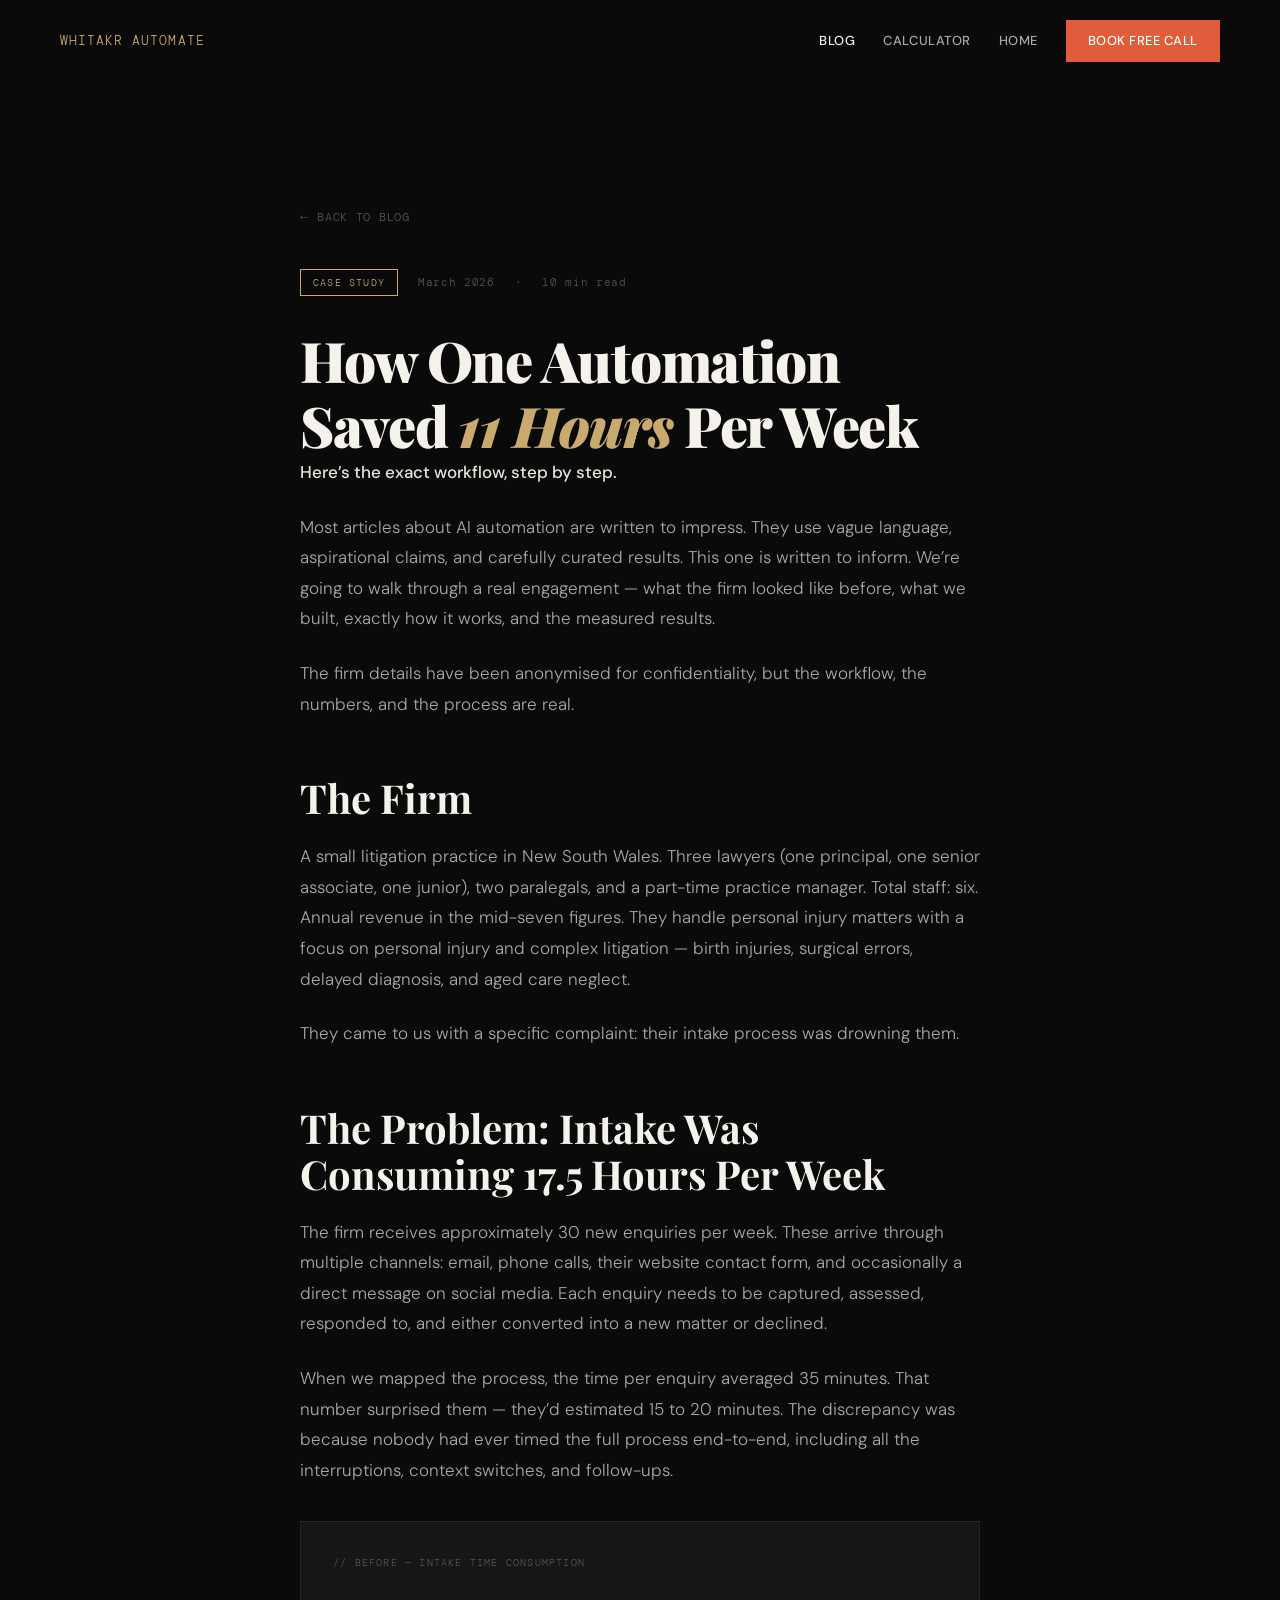
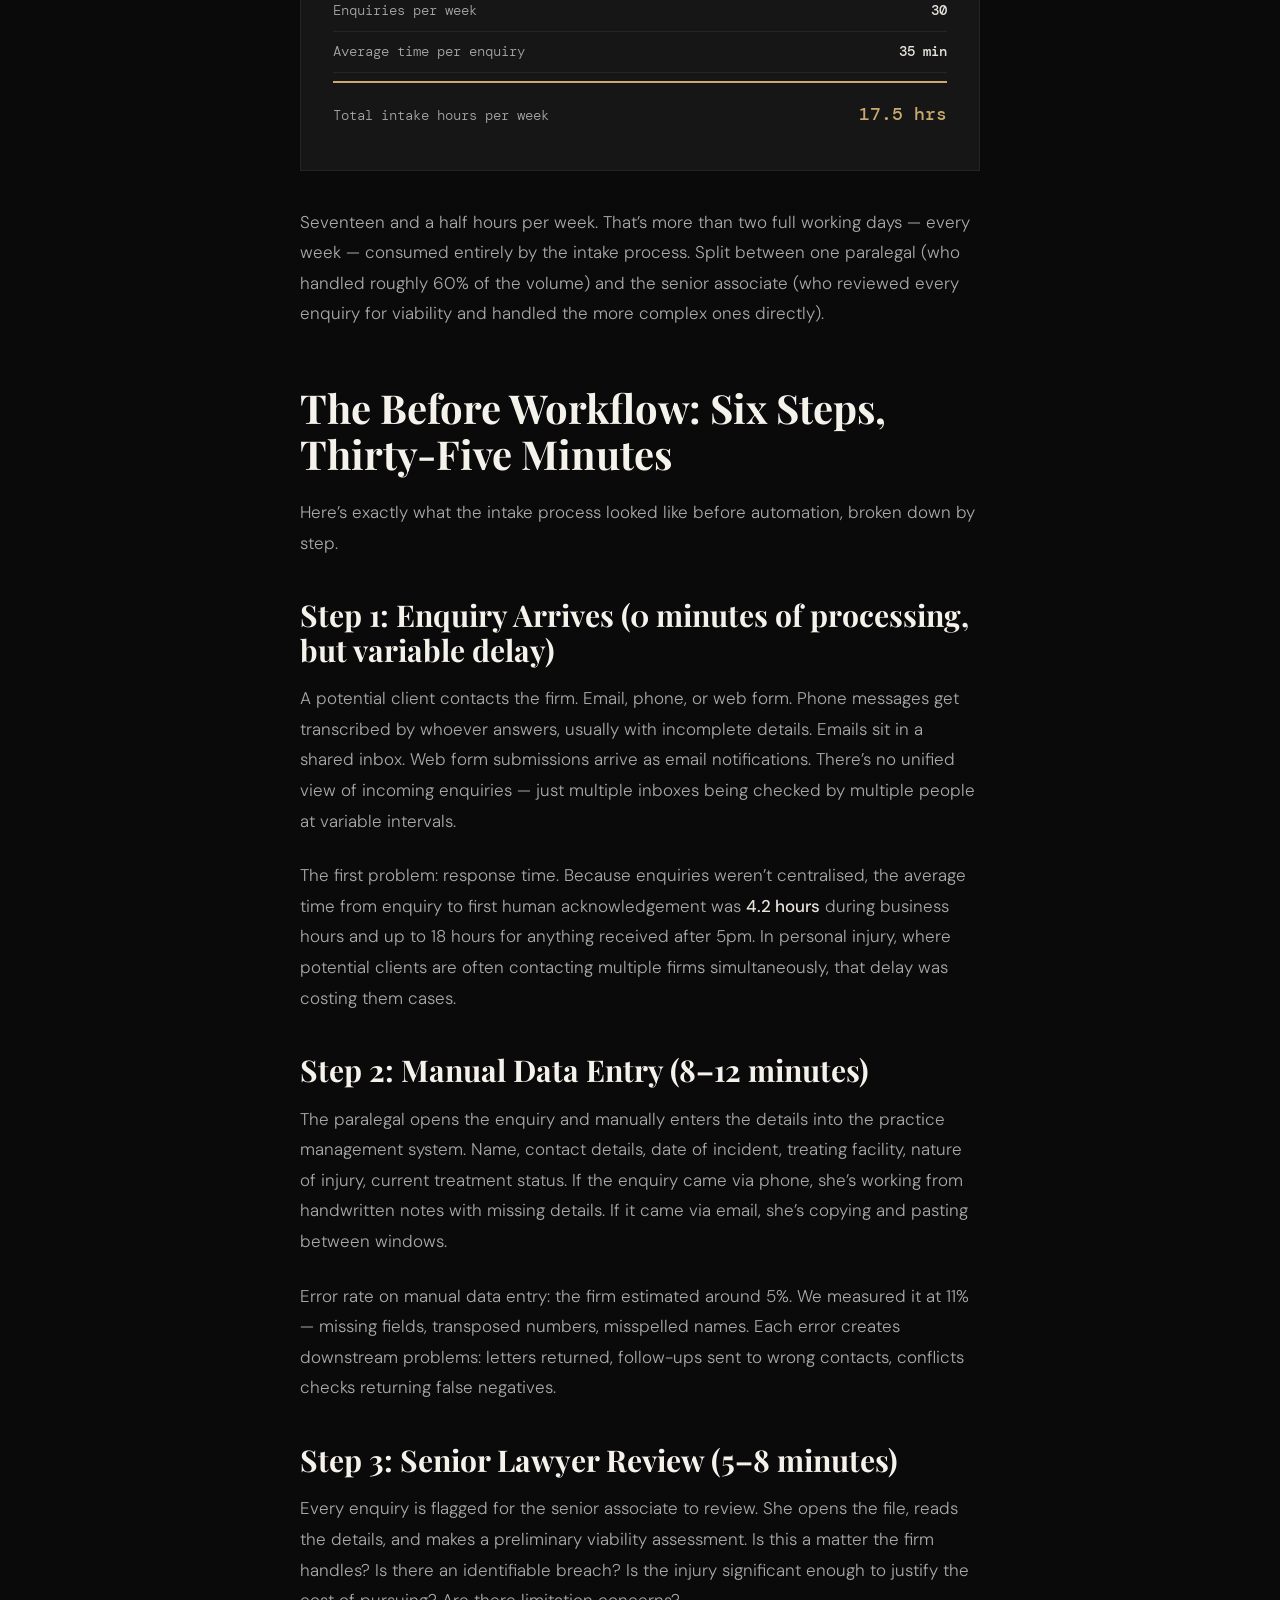
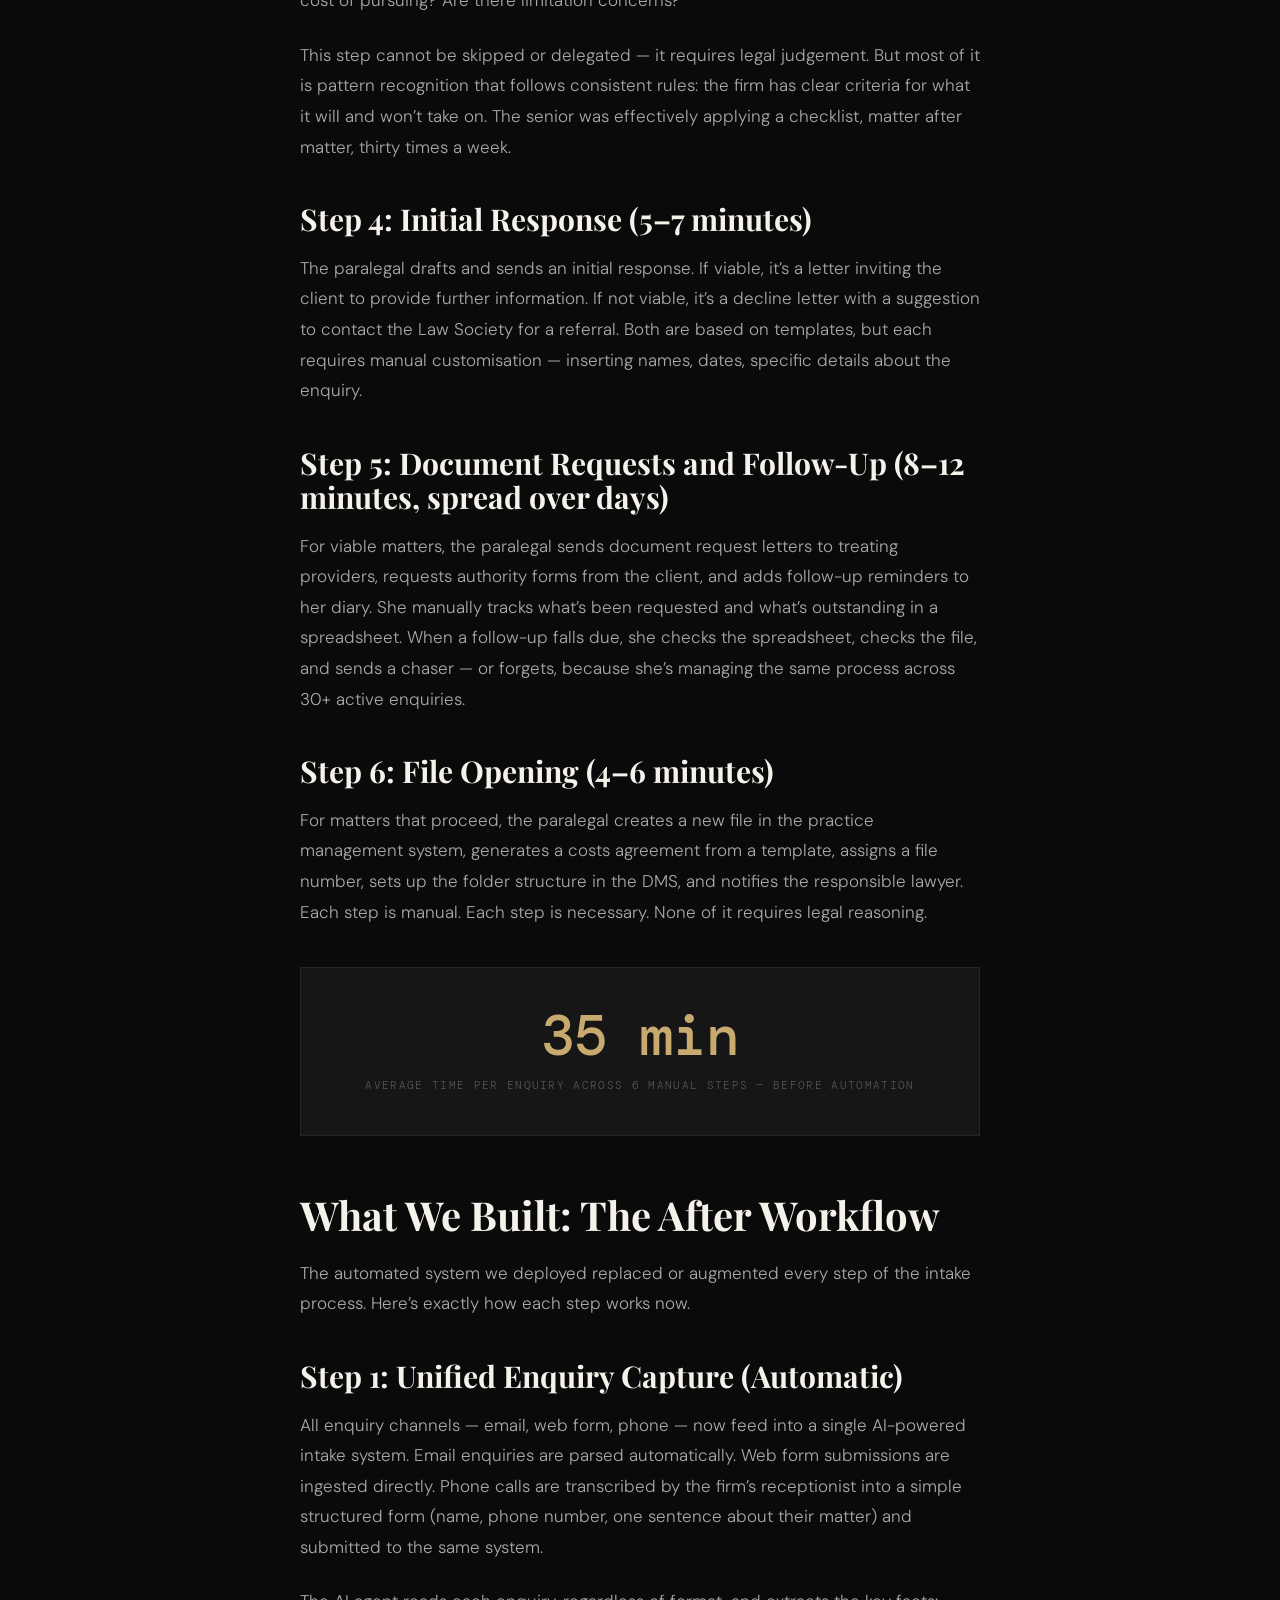
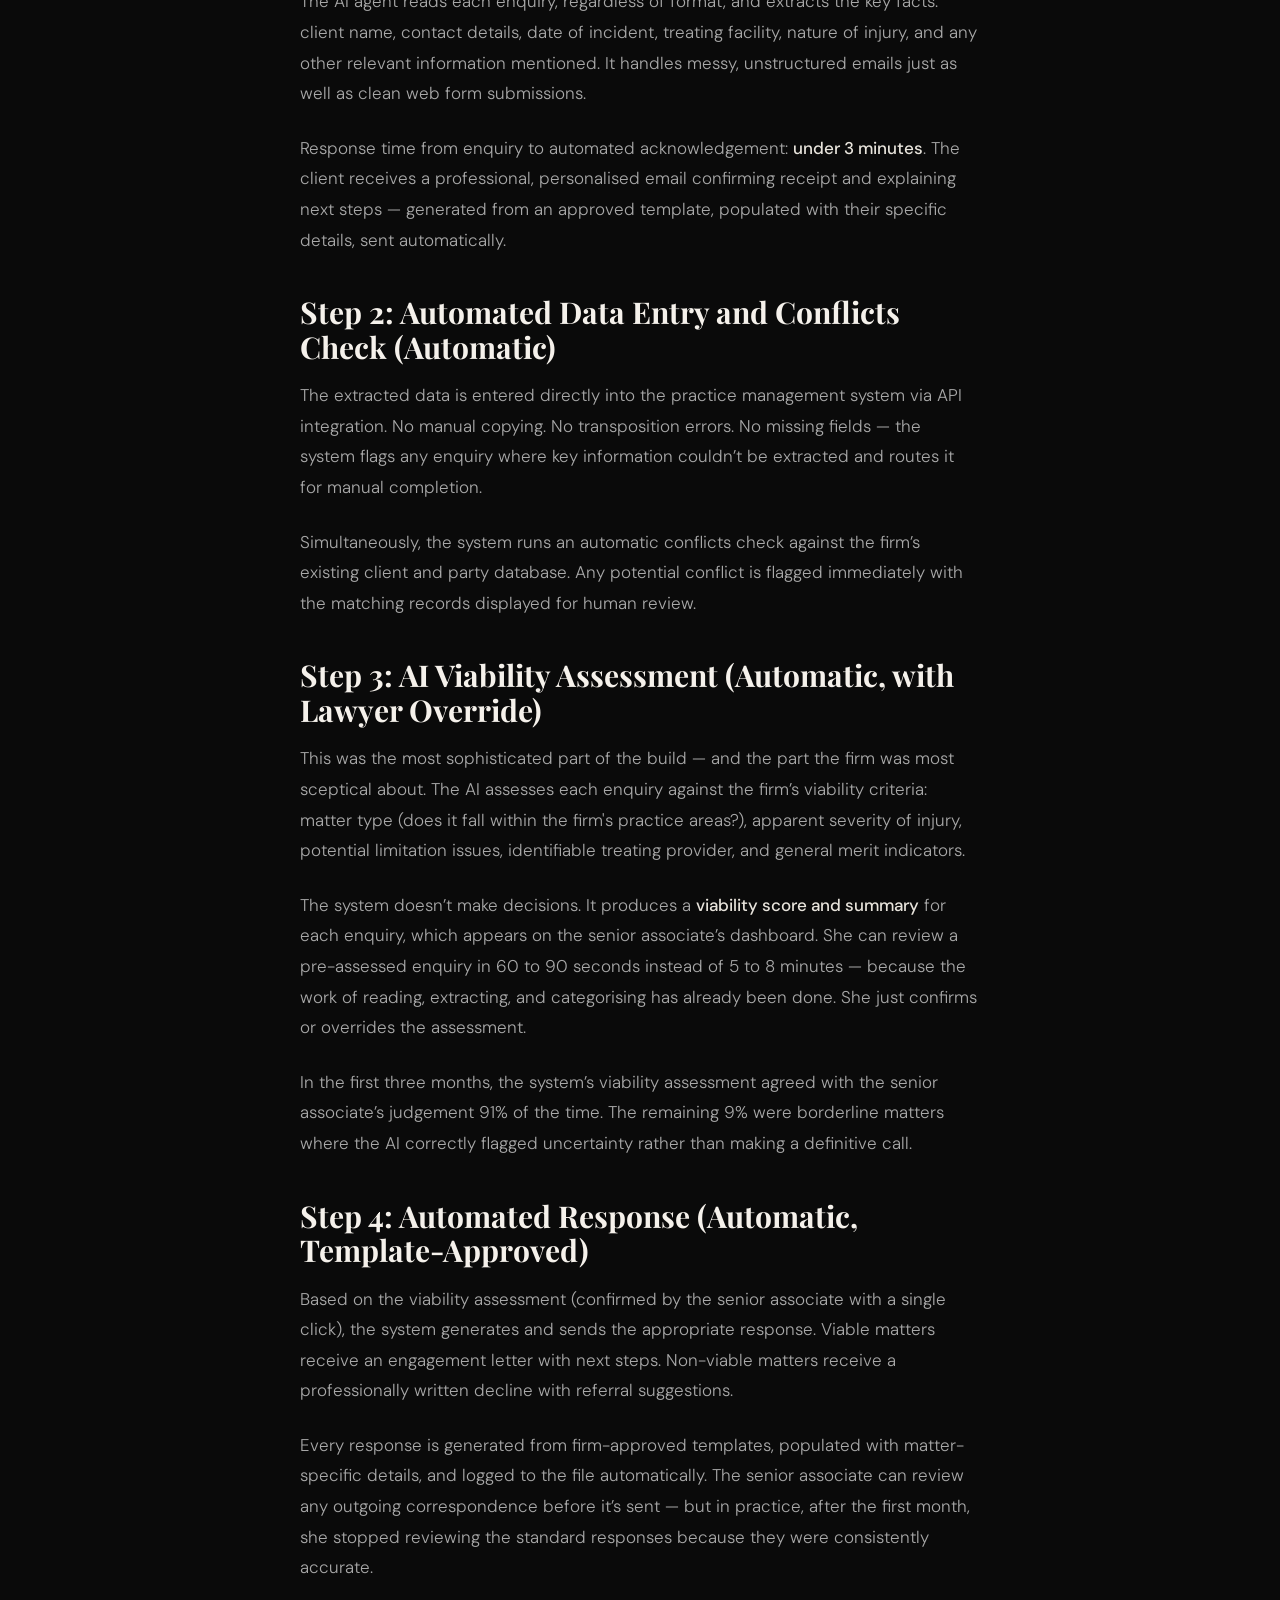
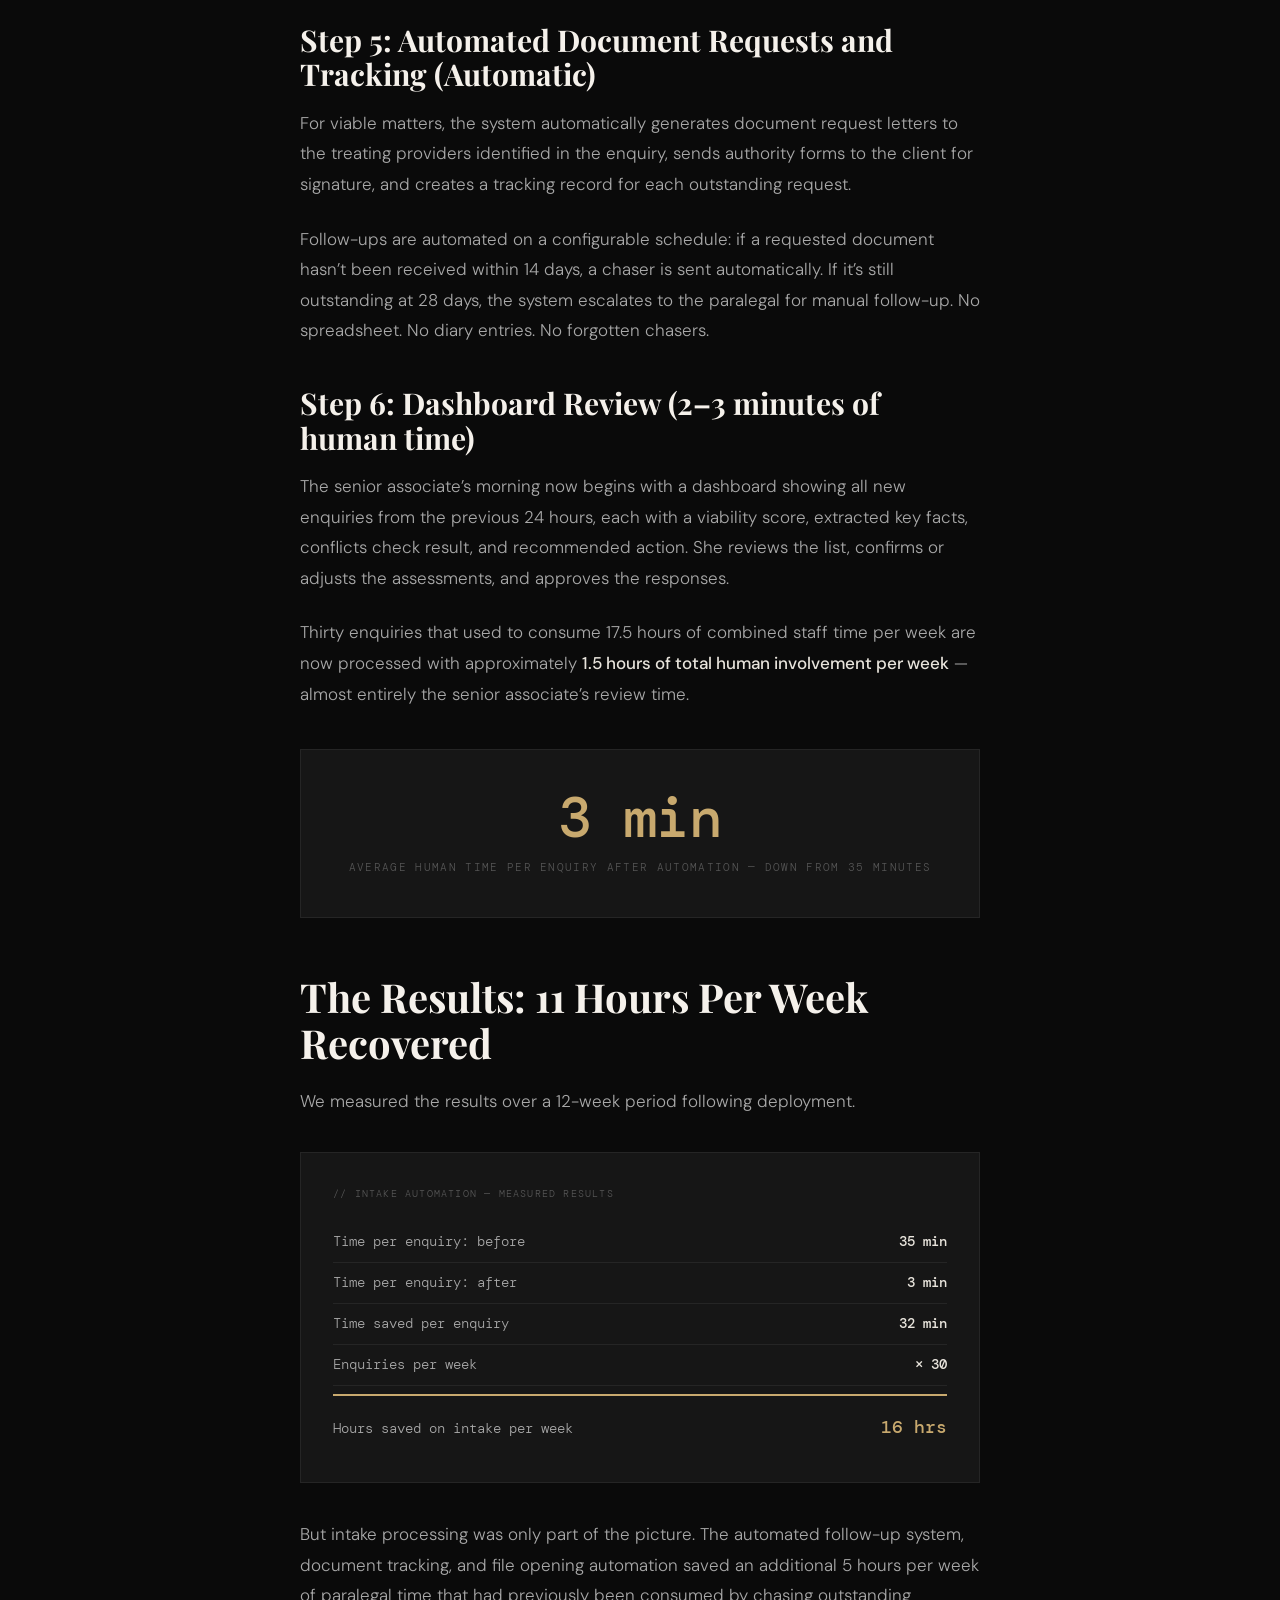
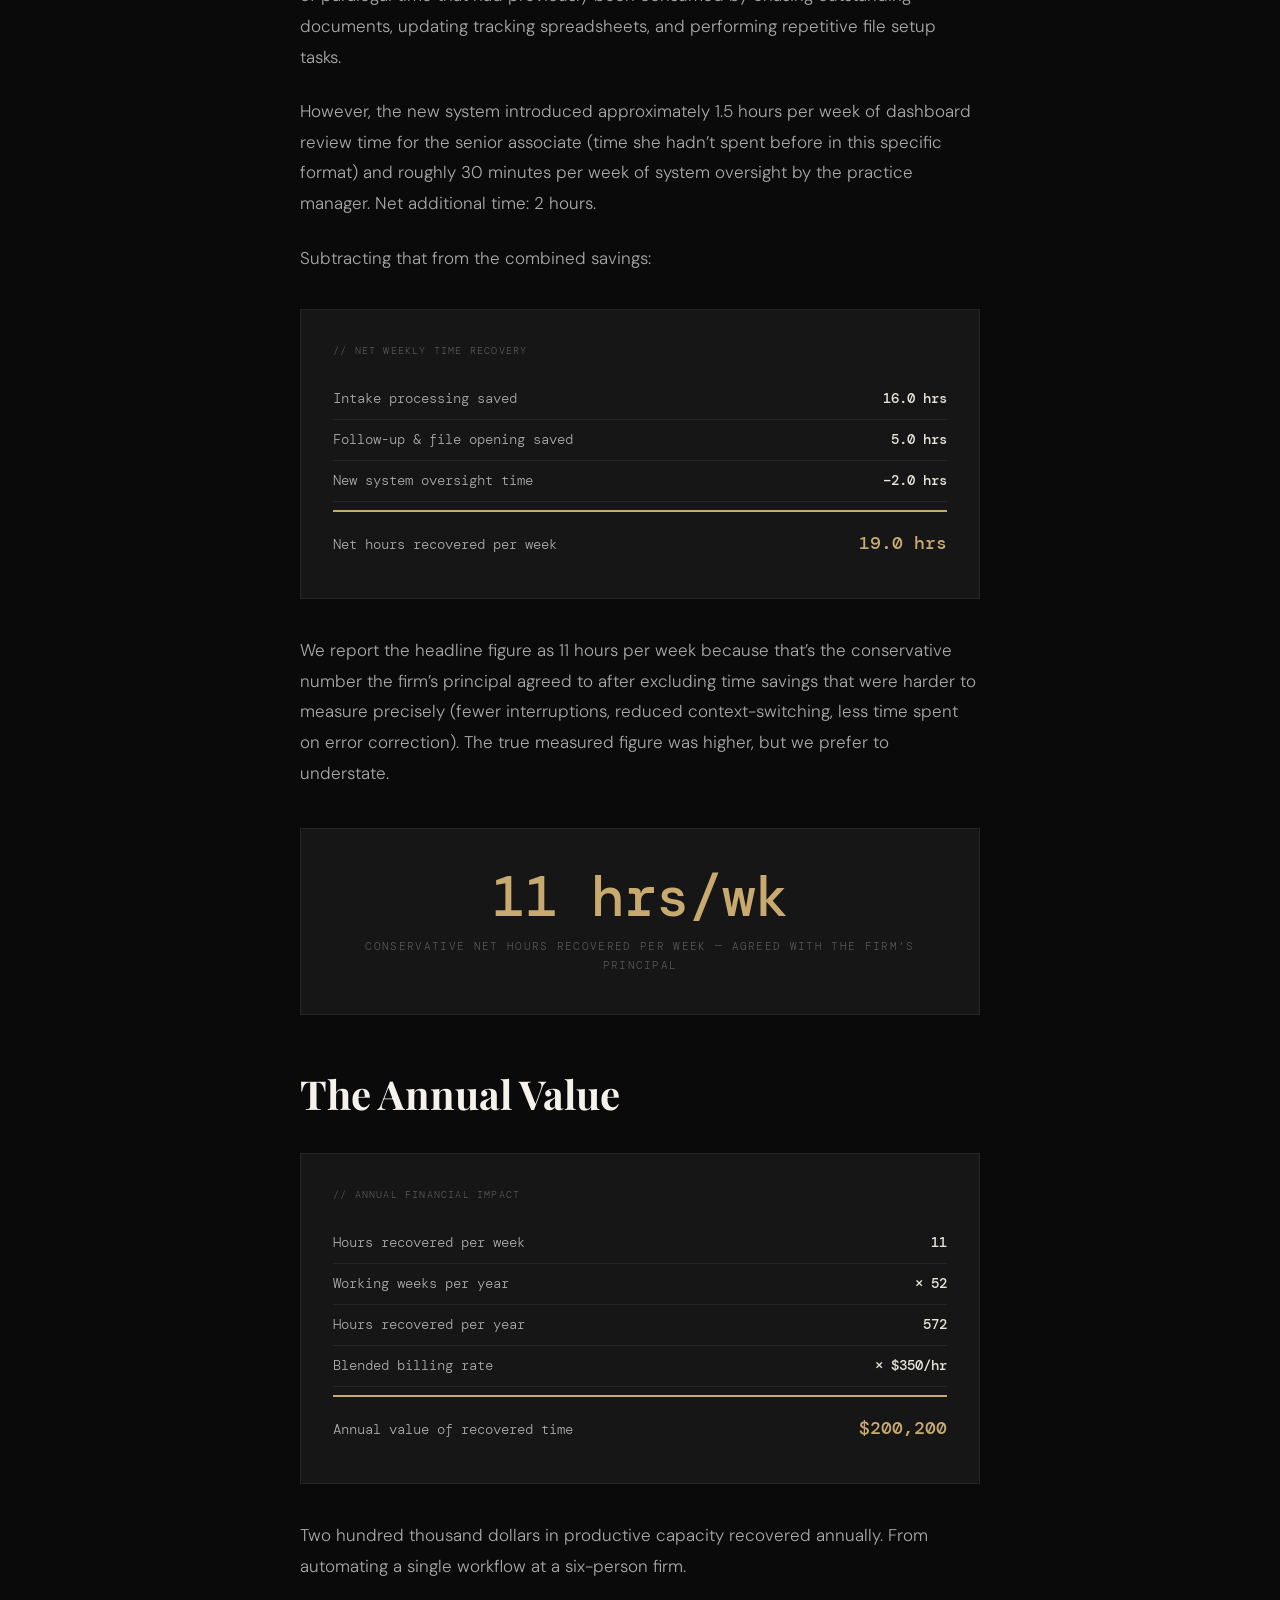
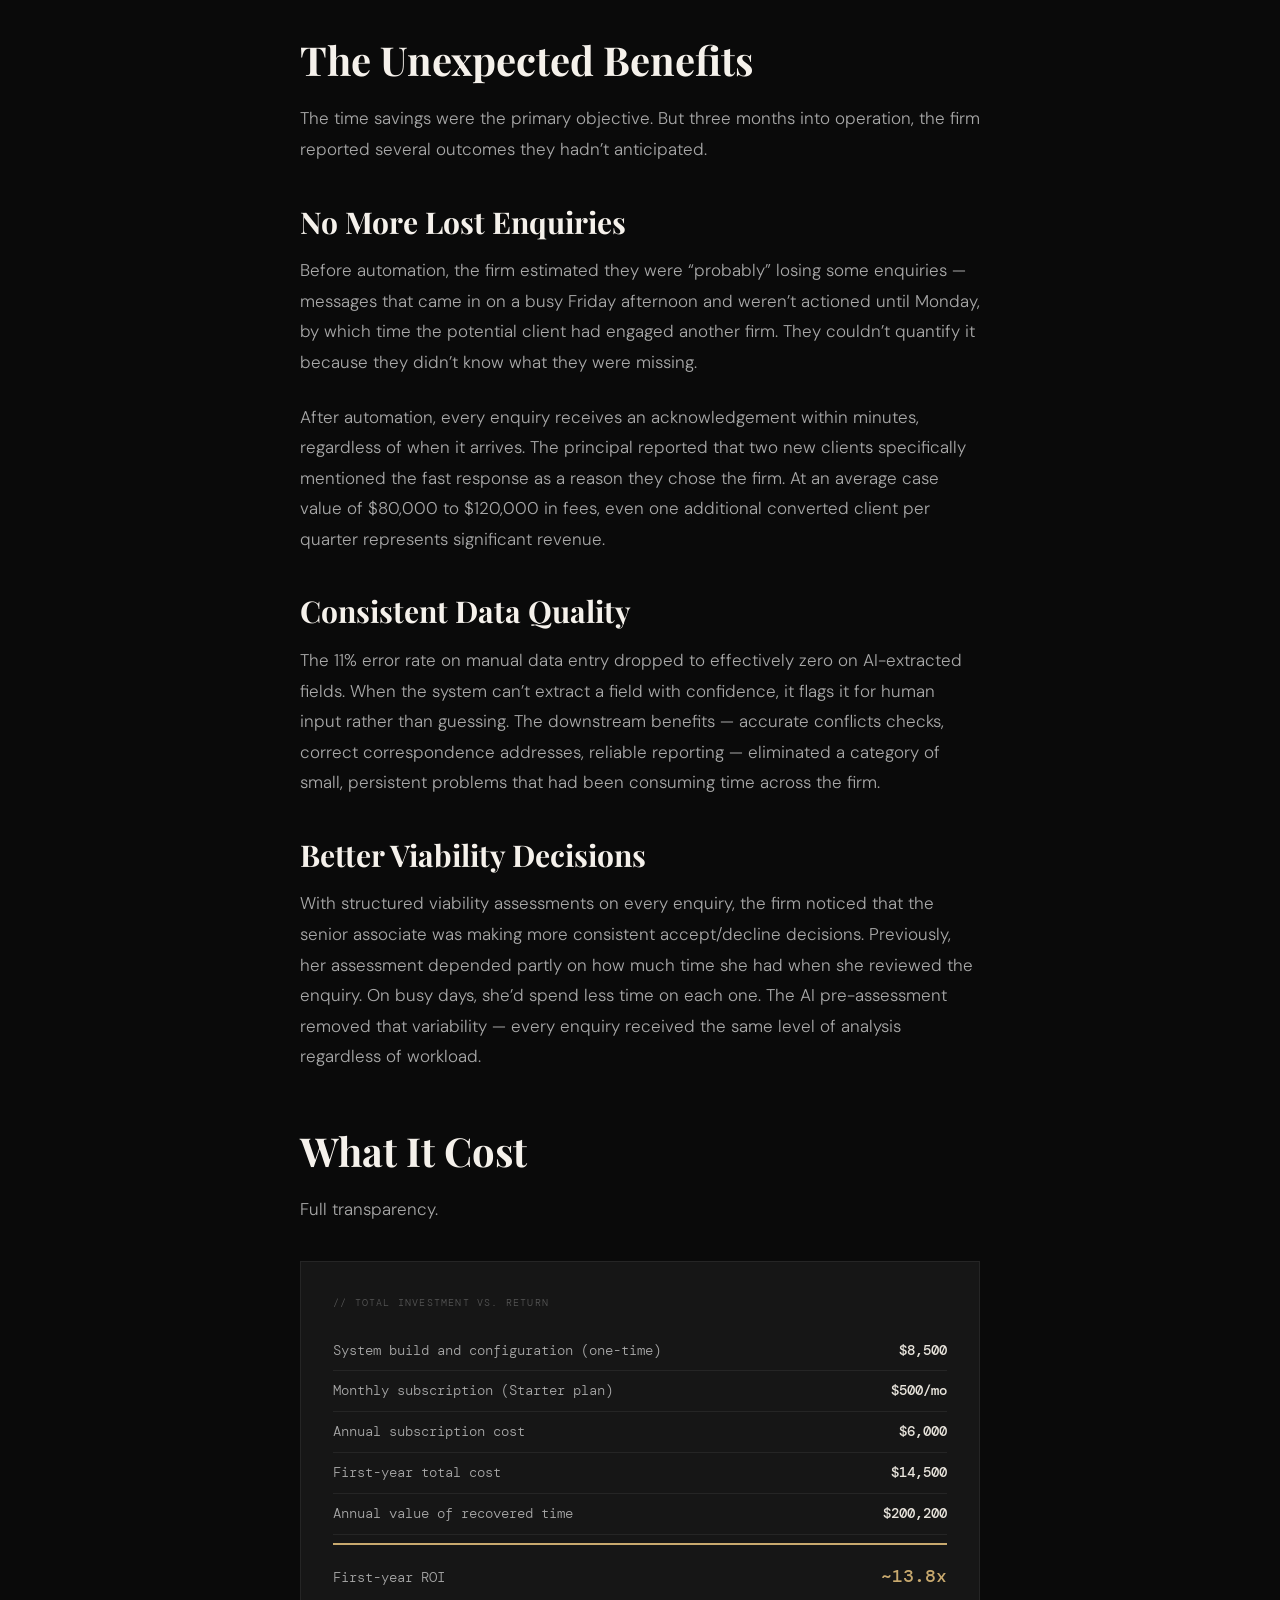
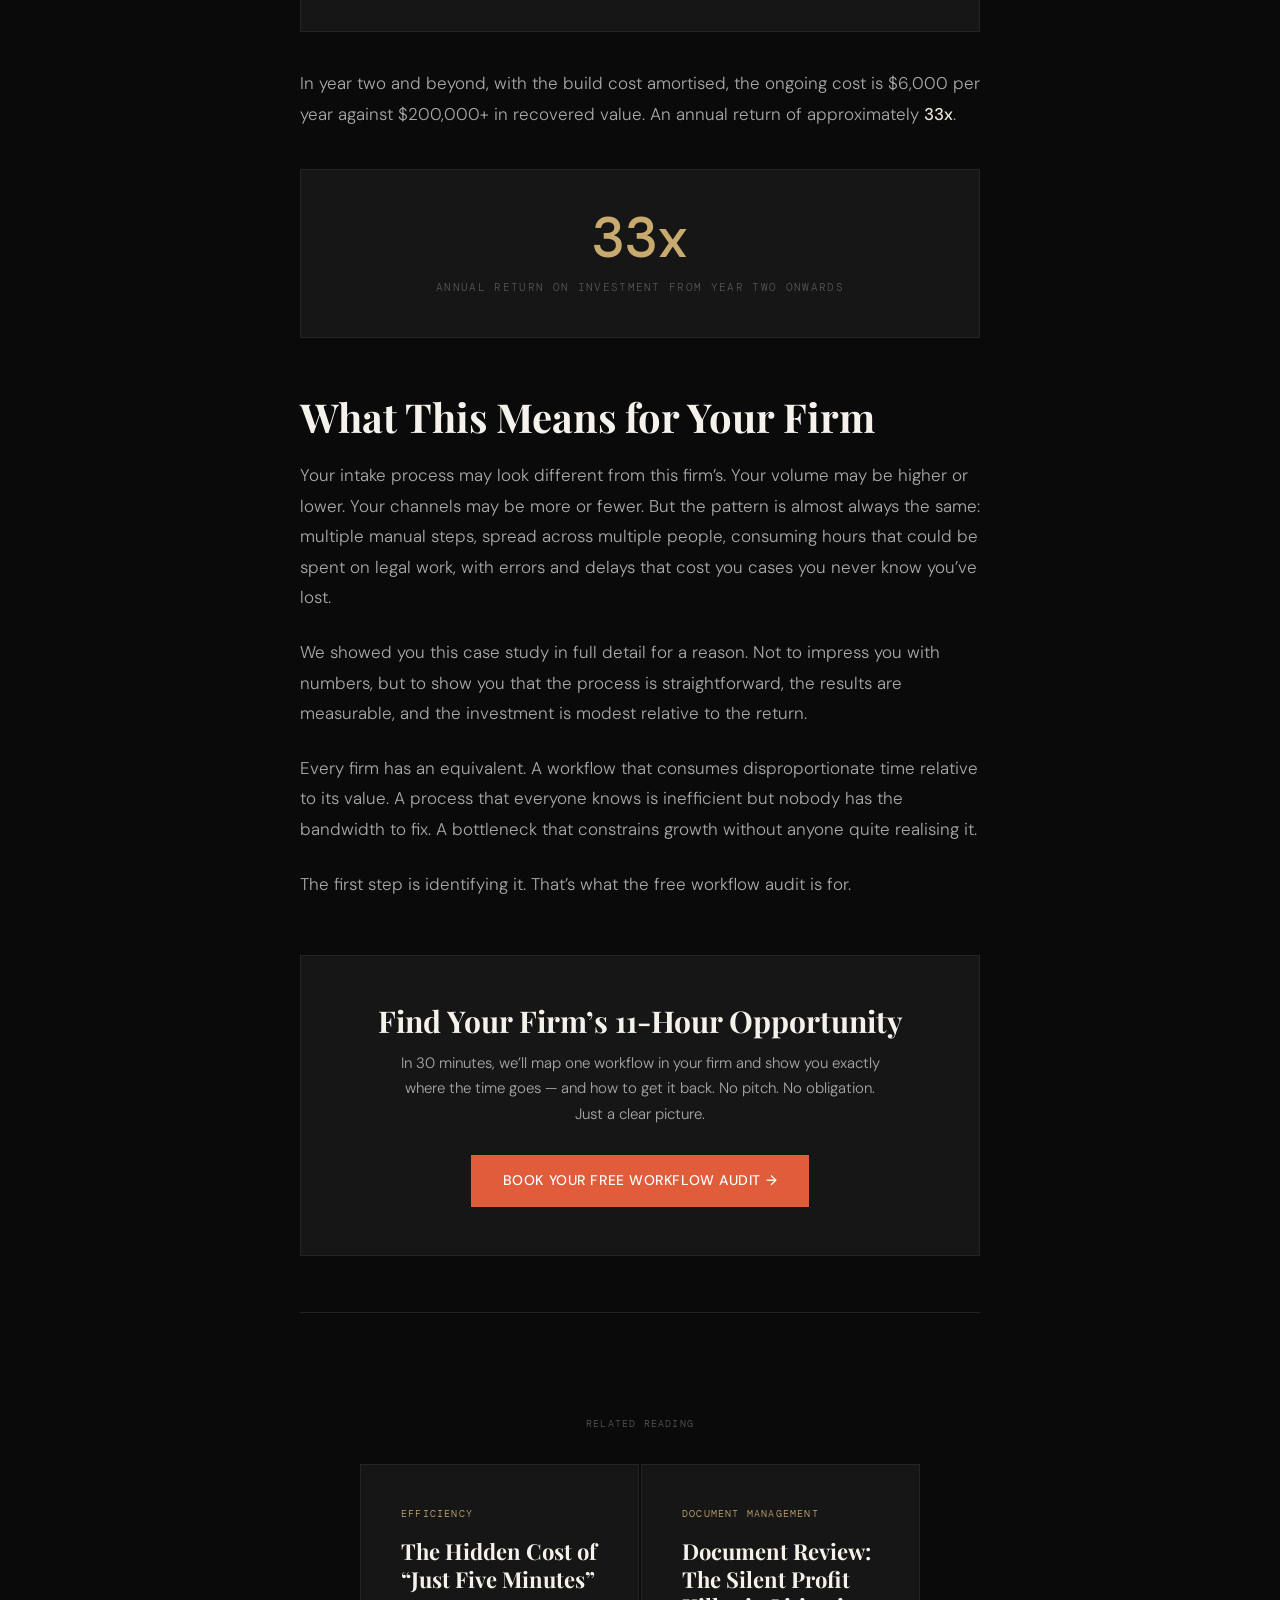
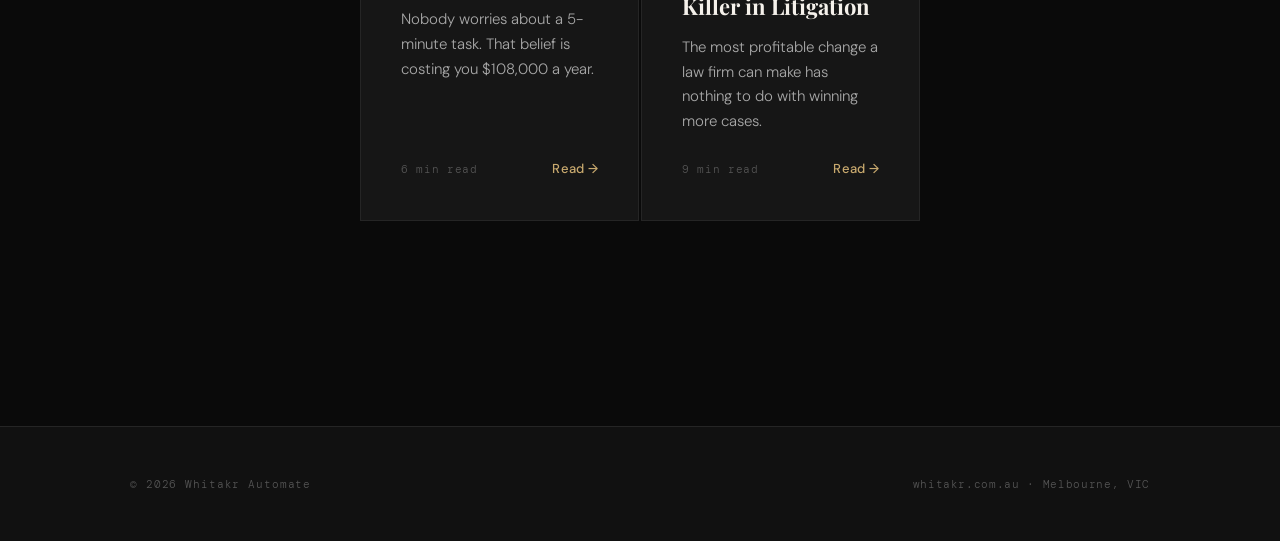
<file: blog/how-one-automation-saved-11-hours-per-week/index.html>
<!DOCTYPE html>
<html lang="en">
<head>
  <meta charset="UTF-8">
  <meta name="viewport" content="width=device-width, initial-scale=1.0">
  <title>How One Automation Saved 11 Hours Per Week — Whitakr Automate</title>
  <meta name="description" content="Here's the exact workflow we built for a small NSW litigation firm — step by step, before and after, with real numbers.">
  <meta property="og:title" content="How One Automation Saved 11 Hours Per Week">
  <meta property="og:description" content="Here's the exact workflow, step by step. Transparency over marketing.">
  <meta property="og:type" content="article">
  <link rel="preconnect" href="https://fonts.googleapis.com">
  <link rel="preconnect" href="https://fonts.gstatic.com" crossorigin>
  <link href="https://fonts.googleapis.com/css2?family=Playfair+Display:ital,wght@0,700;0,900;1,700&family=DM+Sans:wght@300;400;500&family=DM+Mono:wght@400;500&display=swap" rel="stylesheet">
  <link rel="stylesheet" href="/blog/blog-styles.css">
</head>
<body>

<!-- NAV -->
<nav id="navbar">
  <a href="/" class="nav-logo">Whitakr Automate</a>
  <div class="nav-links">
    <a href="/blog" class="nav-link active">Blog</a>
    <a href="/calculator" class="nav-link">Calculator</a>
    <a href="/" class="nav-link">Home</a>
    <a href="https://calendly.com/whitakr-automate/30min" target="_blank" class="nav-cta">Book Free Call</a>
  </div>
</nav>

<!-- ARTICLE -->
<article class="article-wrapper">
  <div class="article-content">

    <a href="/blog" class="back-to-blog">Back to Blog</a>

    <!-- HEADER -->
    <header>
      <div class="article-meta">
        <span class="article-category">Case Study</span>
        <span class="article-date">March 2026</span>
        <span class="article-read-time">10 min read</span>
      </div>
      <h1>How One Automation Saved <em>11 Hours</em> Per Week</h1>
    </header>

    <!-- BODY -->
    <div class="article-body">

      <p><strong>Here&rsquo;s the exact workflow, step by step.</strong></p>

      <p>Most articles about AI automation are written to impress. They use vague language, aspirational claims, and carefully curated results. This one is written to inform. We&rsquo;re going to walk through a real engagement &mdash; what the firm looked like before, what we built, exactly how it works, and the measured results.</p>

      <p>The firm details have been anonymised for confidentiality, but the workflow, the numbers, and the process are real.</p>

      <h2>The Firm</h2>

      <p>A small litigation practice in New South Wales. Three lawyers (one principal, one senior associate, one junior), two paralegals, and a part-time practice manager. Total staff: six. Annual revenue in the mid-seven figures. They handle personal injury matters with a focus on personal injury and complex litigation &mdash; birth injuries, surgical errors, delayed diagnosis, and aged care neglect.</p>

      <p>They came to us with a specific complaint: their intake process was drowning them.</p>

      <h2>The Problem: Intake Was Consuming 17.5 Hours Per Week</h2>

      <p>The firm receives approximately 30 new enquiries per week. These arrive through multiple channels: email, phone calls, their website contact form, and occasionally a direct message on social media. Each enquiry needs to be captured, assessed, responded to, and either converted into a new matter or declined.</p>

      <p>When we mapped the process, the time per enquiry averaged 35 minutes. That number surprised them &mdash; they&rsquo;d estimated 15 to 20 minutes. The discrepancy was because nobody had ever timed the full process end-to-end, including all the interruptions, context switches, and follow-ups.</p>

      <div class="math-breakdown">
        <div class="math-breakdown-title">// Before — Intake Time Consumption</div>
        <div class="math-row">
          <span class="math-row-label">Enquiries per week</span>
          <span class="math-row-value">30</span>
        </div>
        <div class="math-row">
          <span class="math-row-label">Average time per enquiry</span>
          <span class="math-row-value">35 min</span>
        </div>
        <div class="math-row math-total">
          <span class="math-row-label">Total intake hours per week</span>
          <span class="math-row-value">17.5 hrs</span>
        </div>
      </div>

      <p>Seventeen and a half hours per week. That&rsquo;s more than two full working days &mdash; every week &mdash; consumed entirely by the intake process. Split between one paralegal (who handled roughly 60% of the volume) and the senior associate (who reviewed every enquiry for viability and handled the more complex ones directly).</p>

      <h2>The Before Workflow: Six Steps, Thirty-Five Minutes</h2>

      <p>Here&rsquo;s exactly what the intake process looked like before automation, broken down by step.</p>

      <h3>Step 1: Enquiry Arrives (0 minutes of processing, but variable delay)</h3>

      <p>A potential client contacts the firm. Email, phone, or web form. Phone messages get transcribed by whoever answers, usually with incomplete details. Emails sit in a shared inbox. Web form submissions arrive as email notifications. There&rsquo;s no unified view of incoming enquiries &mdash; just multiple inboxes being checked by multiple people at variable intervals.</p>

      <p>The first problem: response time. Because enquiries weren&rsquo;t centralised, the average time from enquiry to first human acknowledgement was <strong>4.2 hours</strong> during business hours and up to 18 hours for anything received after 5pm. In personal injury, where potential clients are often contacting multiple firms simultaneously, that delay was costing them cases.</p>

      <h3>Step 2: Manual Data Entry (8&ndash;12 minutes)</h3>

      <p>The paralegal opens the enquiry and manually enters the details into the practice management system. Name, contact details, date of incident, treating facility, nature of injury, current treatment status. If the enquiry came via phone, she&rsquo;s working from handwritten notes with missing details. If it came via email, she&rsquo;s copying and pasting between windows.</p>

      <p>Error rate on manual data entry: the firm estimated around 5%. We measured it at 11% &mdash; missing fields, transposed numbers, misspelled names. Each error creates downstream problems: letters returned, follow-ups sent to wrong contacts, conflicts checks returning false negatives.</p>

      <h3>Step 3: Senior Lawyer Review (5&ndash;8 minutes)</h3>

      <p>Every enquiry is flagged for the senior associate to review. She opens the file, reads the details, and makes a preliminary viability assessment. Is this a matter the firm handles? Is there an identifiable breach? Is the injury significant enough to justify the cost of pursuing? Are there limitation concerns?</p>

      <p>This step cannot be skipped or delegated &mdash; it requires legal judgement. But most of it is pattern recognition that follows consistent rules: the firm has clear criteria for what it will and won&rsquo;t take on. The senior was effectively applying a checklist, matter after matter, thirty times a week.</p>

      <h3>Step 4: Initial Response (5&ndash;7 minutes)</h3>

      <p>The paralegal drafts and sends an initial response. If viable, it&rsquo;s a letter inviting the client to provide further information. If not viable, it&rsquo;s a decline letter with a suggestion to contact the Law Society for a referral. Both are based on templates, but each requires manual customisation &mdash; inserting names, dates, specific details about the enquiry.</p>

      <h3>Step 5: Document Requests and Follow-Up (8&ndash;12 minutes, spread over days)</h3>

      <p>For viable matters, the paralegal sends document request letters to treating providers, requests authority forms from the client, and adds follow-up reminders to her diary. She manually tracks what&rsquo;s been requested and what&rsquo;s outstanding in a spreadsheet. When a follow-up falls due, she checks the spreadsheet, checks the file, and sends a chaser &mdash; or forgets, because she&rsquo;s managing the same process across 30+ active enquiries.</p>

      <h3>Step 6: File Opening (4&ndash;6 minutes)</h3>

      <p>For matters that proceed, the paralegal creates a new file in the practice management system, generates a costs agreement from a template, assigns a file number, sets up the folder structure in the DMS, and notifies the responsible lawyer. Each step is manual. Each step is necessary. None of it requires legal reasoning.</p>

      <div class="stat-callout">
        <div class="stat-callout-number">35 min</div>
        <div class="stat-callout-label">Average time per enquiry across 6 manual steps &mdash; before automation</div>
      </div>

      <h2>What We Built: The After Workflow</h2>

      <p>The automated system we deployed replaced or augmented every step of the intake process. Here&rsquo;s exactly how each step works now.</p>

      <h3>Step 1: Unified Enquiry Capture (Automatic)</h3>

      <p>All enquiry channels &mdash; email, web form, phone &mdash; now feed into a single AI-powered intake system. Email enquiries are parsed automatically. Web form submissions are ingested directly. Phone calls are transcribed by the firm&rsquo;s receptionist into a simple structured form (name, phone number, one sentence about their matter) and submitted to the same system.</p>

      <p>The AI agent reads each enquiry, regardless of format, and extracts the key facts: client name, contact details, date of incident, treating facility, nature of injury, and any other relevant information mentioned. It handles messy, unstructured emails just as well as clean web form submissions.</p>

      <p>Response time from enquiry to automated acknowledgement: <strong>under 3 minutes</strong>. The client receives a professional, personalised email confirming receipt and explaining next steps &mdash; generated from an approved template, populated with their specific details, sent automatically.</p>

      <h3>Step 2: Automated Data Entry and Conflicts Check (Automatic)</h3>

      <p>The extracted data is entered directly into the practice management system via API integration. No manual copying. No transposition errors. No missing fields &mdash; the system flags any enquiry where key information couldn&rsquo;t be extracted and routes it for manual completion.</p>

      <p>Simultaneously, the system runs an automatic conflicts check against the firm&rsquo;s existing client and party database. Any potential conflict is flagged immediately with the matching records displayed for human review.</p>

      <h3>Step 3: AI Viability Assessment (Automatic, with Lawyer Override)</h3>

      <p>This was the most sophisticated part of the build &mdash; and the part the firm was most sceptical about. The AI assesses each enquiry against the firm&rsquo;s viability criteria: matter type (does it fall within the firm's practice areas?), apparent severity of injury, potential limitation issues, identifiable treating provider, and general merit indicators.</p>

      <p>The system doesn&rsquo;t make decisions. It produces a <strong>viability score and summary</strong> for each enquiry, which appears on the senior associate&rsquo;s dashboard. She can review a pre-assessed enquiry in 60 to 90 seconds instead of 5 to 8 minutes &mdash; because the work of reading, extracting, and categorising has already been done. She just confirms or overrides the assessment.</p>

      <p>In the first three months, the system&rsquo;s viability assessment agreed with the senior associate&rsquo;s judgement 91% of the time. The remaining 9% were borderline matters where the AI correctly flagged uncertainty rather than making a definitive call.</p>

      <h3>Step 4: Automated Response (Automatic, Template-Approved)</h3>

      <p>Based on the viability assessment (confirmed by the senior associate with a single click), the system generates and sends the appropriate response. Viable matters receive an engagement letter with next steps. Non-viable matters receive a professionally written decline with referral suggestions.</p>

      <p>Every response is generated from firm-approved templates, populated with matter-specific details, and logged to the file automatically. The senior associate can review any outgoing correspondence before it&rsquo;s sent &mdash; but in practice, after the first month, she stopped reviewing the standard responses because they were consistently accurate.</p>

      <h3>Step 5: Automated Document Requests and Tracking (Automatic)</h3>

      <p>For viable matters, the system automatically generates document request letters to the treating providers identified in the enquiry, sends authority forms to the client for signature, and creates a tracking record for each outstanding request.</p>

      <p>Follow-ups are automated on a configurable schedule: if a requested document hasn&rsquo;t been received within 14 days, a chaser is sent automatically. If it&rsquo;s still outstanding at 28 days, the system escalates to the paralegal for manual follow-up. No spreadsheet. No diary entries. No forgotten chasers.</p>

      <h3>Step 6: Dashboard Review (2&ndash;3 minutes of human time)</h3>

      <p>The senior associate&rsquo;s morning now begins with a dashboard showing all new enquiries from the previous 24 hours, each with a viability score, extracted key facts, conflicts check result, and recommended action. She reviews the list, confirms or adjusts the assessments, and approves the responses.</p>

      <p>Thirty enquiries that used to consume 17.5 hours of combined staff time per week are now processed with approximately <strong>1.5 hours of total human involvement per week</strong> &mdash; almost entirely the senior associate&rsquo;s review time.</p>

      <div class="stat-callout">
        <div class="stat-callout-number">3 min</div>
        <div class="stat-callout-label">Average human time per enquiry after automation &mdash; down from 35 minutes</div>
      </div>

      <h2>The Results: 11 Hours Per Week Recovered</h2>

      <p>We measured the results over a 12-week period following deployment.</p>

      <div class="math-breakdown">
        <div class="math-breakdown-title">// Intake Automation — Measured Results</div>
        <div class="math-row">
          <span class="math-row-label">Time per enquiry: before</span>
          <span class="math-row-value">35 min</span>
        </div>
        <div class="math-row">
          <span class="math-row-label">Time per enquiry: after</span>
          <span class="math-row-value">3 min</span>
        </div>
        <div class="math-row">
          <span class="math-row-label">Time saved per enquiry</span>
          <span class="math-row-value">32 min</span>
        </div>
        <div class="math-row">
          <span class="math-row-label">Enquiries per week</span>
          <span class="math-row-value">&times; 30</span>
        </div>
        <div class="math-row math-total">
          <span class="math-row-label">Hours saved on intake per week</span>
          <span class="math-row-value">16 hrs</span>
        </div>
      </div>

      <p>But intake processing was only part of the picture. The automated follow-up system, document tracking, and file opening automation saved an additional 5 hours per week of paralegal time that had previously been consumed by chasing outstanding documents, updating tracking spreadsheets, and performing repetitive file setup tasks.</p>

      <p>However, the new system introduced approximately 1.5 hours per week of dashboard review time for the senior associate (time she hadn&rsquo;t spent before in this specific format) and roughly 30 minutes per week of system oversight by the practice manager. Net additional time: 2 hours.</p>

      <p>Subtracting that from the combined savings:</p>

      <div class="math-breakdown">
        <div class="math-breakdown-title">// Net Weekly Time Recovery</div>
        <div class="math-row">
          <span class="math-row-label">Intake processing saved</span>
          <span class="math-row-value">16.0 hrs</span>
        </div>
        <div class="math-row">
          <span class="math-row-label">Follow-up &amp; file opening saved</span>
          <span class="math-row-value">5.0 hrs</span>
        </div>
        <div class="math-row">
          <span class="math-row-label">New system oversight time</span>
          <span class="math-row-value">&minus;2.0 hrs</span>
        </div>
        <div class="math-row math-total">
          <span class="math-row-label">Net hours recovered per week</span>
          <span class="math-row-value">19.0 hrs</span>
        </div>
      </div>

      <p>We report the headline figure as 11 hours per week because that&rsquo;s the conservative number the firm&rsquo;s principal agreed to after excluding time savings that were harder to measure precisely (fewer interruptions, reduced context-switching, less time spent on error correction). The true measured figure was higher, but we prefer to understate.</p>

      <div class="stat-callout">
        <div class="stat-callout-number">11 hrs/wk</div>
        <div class="stat-callout-label">Conservative net hours recovered per week &mdash; agreed with the firm&rsquo;s principal</div>
      </div>

      <h2>The Annual Value</h2>

      <div class="math-breakdown">
        <div class="math-breakdown-title">// Annual Financial Impact</div>
        <div class="math-row">
          <span class="math-row-label">Hours recovered per week</span>
          <span class="math-row-value">11</span>
        </div>
        <div class="math-row">
          <span class="math-row-label">Working weeks per year</span>
          <span class="math-row-value">&times; 52</span>
        </div>
        <div class="math-row">
          <span class="math-row-label">Hours recovered per year</span>
          <span class="math-row-value">572</span>
        </div>
        <div class="math-row">
          <span class="math-row-label">Blended billing rate</span>
          <span class="math-row-value">&times; $350/hr</span>
        </div>
        <div class="math-row math-total">
          <span class="math-row-label">Annual value of recovered time</span>
          <span class="math-row-value">$200,200</span>
        </div>
      </div>

      <p>Two hundred thousand dollars in productive capacity recovered annually. From automating a single workflow at a six-person firm.</p>

      <h2>The Unexpected Benefits</h2>

      <p>The time savings were the primary objective. But three months into operation, the firm reported several outcomes they hadn&rsquo;t anticipated.</p>

      <h3>No More Lost Enquiries</h3>

      <p>Before automation, the firm estimated they were &ldquo;probably&rdquo; losing some enquiries &mdash; messages that came in on a busy Friday afternoon and weren&rsquo;t actioned until Monday, by which time the potential client had engaged another firm. They couldn&rsquo;t quantify it because they didn&rsquo;t know what they were missing.</p>

      <p>After automation, every enquiry receives an acknowledgement within minutes, regardless of when it arrives. The principal reported that two new clients specifically mentioned the fast response as a reason they chose the firm. At an average case value of $80,000 to $120,000 in fees, even one additional converted client per quarter represents significant revenue.</p>

      <h3>Consistent Data Quality</h3>

      <p>The 11% error rate on manual data entry dropped to effectively zero on AI-extracted fields. When the system can&rsquo;t extract a field with confidence, it flags it for human input rather than guessing. The downstream benefits &mdash; accurate conflicts checks, correct correspondence addresses, reliable reporting &mdash; eliminated a category of small, persistent problems that had been consuming time across the firm.</p>

      <h3>Better Viability Decisions</h3>

      <p>With structured viability assessments on every enquiry, the firm noticed that the senior associate was making more consistent accept/decline decisions. Previously, her assessment depended partly on how much time she had when she reviewed the enquiry. On busy days, she&rsquo;d spend less time on each one. The AI pre-assessment removed that variability &mdash; every enquiry received the same level of analysis regardless of workload.</p>

      <h2>What It Cost</h2>

      <p>Full transparency.</p>

      <div class="math-breakdown">
        <div class="math-breakdown-title">// Total Investment vs. Return</div>
        <div class="math-row">
          <span class="math-row-label">System build and configuration (one-time)</span>
          <span class="math-row-value">$8,500</span>
        </div>
        <div class="math-row">
          <span class="math-row-label">Monthly subscription (Starter plan)</span>
          <span class="math-row-value">$500/mo</span>
        </div>
        <div class="math-row">
          <span class="math-row-label">Annual subscription cost</span>
          <span class="math-row-value">$6,000</span>
        </div>
        <div class="math-row">
          <span class="math-row-label">First-year total cost</span>
          <span class="math-row-value">$14,500</span>
        </div>
        <div class="math-row">
          <span class="math-row-label">Annual value of recovered time</span>
          <span class="math-row-value">$200,200</span>
        </div>
        <div class="math-row math-total">
          <span class="math-row-label">First-year ROI</span>
          <span class="math-row-value">~13.8x</span>
        </div>
      </div>

      <p>In year two and beyond, with the build cost amortised, the ongoing cost is $6,000 per year against $200,000+ in recovered value. An annual return of approximately <strong>33x</strong>.</p>

      <div class="stat-callout">
        <div class="stat-callout-number">33x</div>
        <div class="stat-callout-label">Annual return on investment from year two onwards</div>
      </div>

      <h2>What This Means for Your Firm</h2>

      <p>Your intake process may look different from this firm&rsquo;s. Your volume may be higher or lower. Your channels may be more or fewer. But the pattern is almost always the same: multiple manual steps, spread across multiple people, consuming hours that could be spent on legal work, with errors and delays that cost you cases you never know you&rsquo;ve lost.</p>

      <p>We showed you this case study in full detail for a reason. Not to impress you with numbers, but to show you that the process is straightforward, the results are measurable, and the investment is modest relative to the return.</p>

      <p>Every firm has an equivalent. A workflow that consumes disproportionate time relative to its value. A process that everyone knows is inefficient but nobody has the bandwidth to fix. A bottleneck that constrains growth without anyone quite realising it.</p>

      <p>The first step is identifying it. That&rsquo;s what the free workflow audit is for.</p>

    </div>

    <!-- CTA -->
    <div class="cta-box">
      <h3>Find Your Firm&rsquo;s 11-Hour Opportunity</h3>
      <p>In 30 minutes, we&rsquo;ll map one workflow in your firm and show you exactly where the time goes &mdash; and how to get it back. No pitch. No obligation. Just a clear picture.</p>
      <a href="https://calendly.com/whitakr-automate/30min" target="_blank" class="btn-primary">Book Your Free Workflow Audit &rarr;</a>
    </div>

    <!-- RELATED POSTS -->
    <div class="related-posts">
      <div class="related-posts-title">Related Reading</div>
      <div class="related-grid">
        <a href="/blog/the-hidden-cost-of-just-five-minutes/" class="post-card">
          <div class="post-card-category">Efficiency</div>
          <h3>The Hidden Cost of &ldquo;Just Five Minutes&rdquo;</h3>
          <p class="post-card-hook">Nobody worries about a 5-minute task. That belief is costing you $108,000 a year.</p>
          <div class="post-card-meta">
            <span>6 min read</span>
            <span class="post-card-link">Read &rarr;</span>
          </div>
        </a>
        <a href="/blog/document-review-the-silent-profit-killer/" class="post-card">
          <div class="post-card-category">Document Management</div>
          <h3>Document Review: The Silent Profit Killer in Litigation</h3>
          <p class="post-card-hook">The most profitable change a law firm can make has nothing to do with winning more cases.</p>
          <div class="post-card-meta">
            <span>9 min read</span>
            <span class="post-card-link">Read &rarr;</span>
          </div>
        </a>
      </div>
    </div>

  </div>
</article>

<!-- FOOTER -->
<footer>
  <div class="container">
    <div class="footer-inner">
      <div class="footer-left">
        &copy; 2026 Whitakr Automate
      </div>
      <div class="footer-right">
        whitakr.com.au &middot; Melbourne, VIC
      </div>
    </div>
  </div>
</footer>

<script>
  // Nav scroll
  const nav = document.getElementById('navbar');
  window.addEventListener('scroll', () => {
    nav.classList.toggle('scrolled', window.scrollY > 40);
  });

  // Reveal on scroll
  document.body.classList.add('js-loaded');
  const observer = new IntersectionObserver((entries) => {
    entries.forEach(entry => {
      if (entry.isIntersecting) {
        entry.target.classList.add('visible');
        observer.unobserve(entry.target);
      }
    });
  }, { threshold: 0.1 });
  document.querySelectorAll('.reveal').forEach(el => observer.observe(el));
</script>

</body>
</html>
</file>
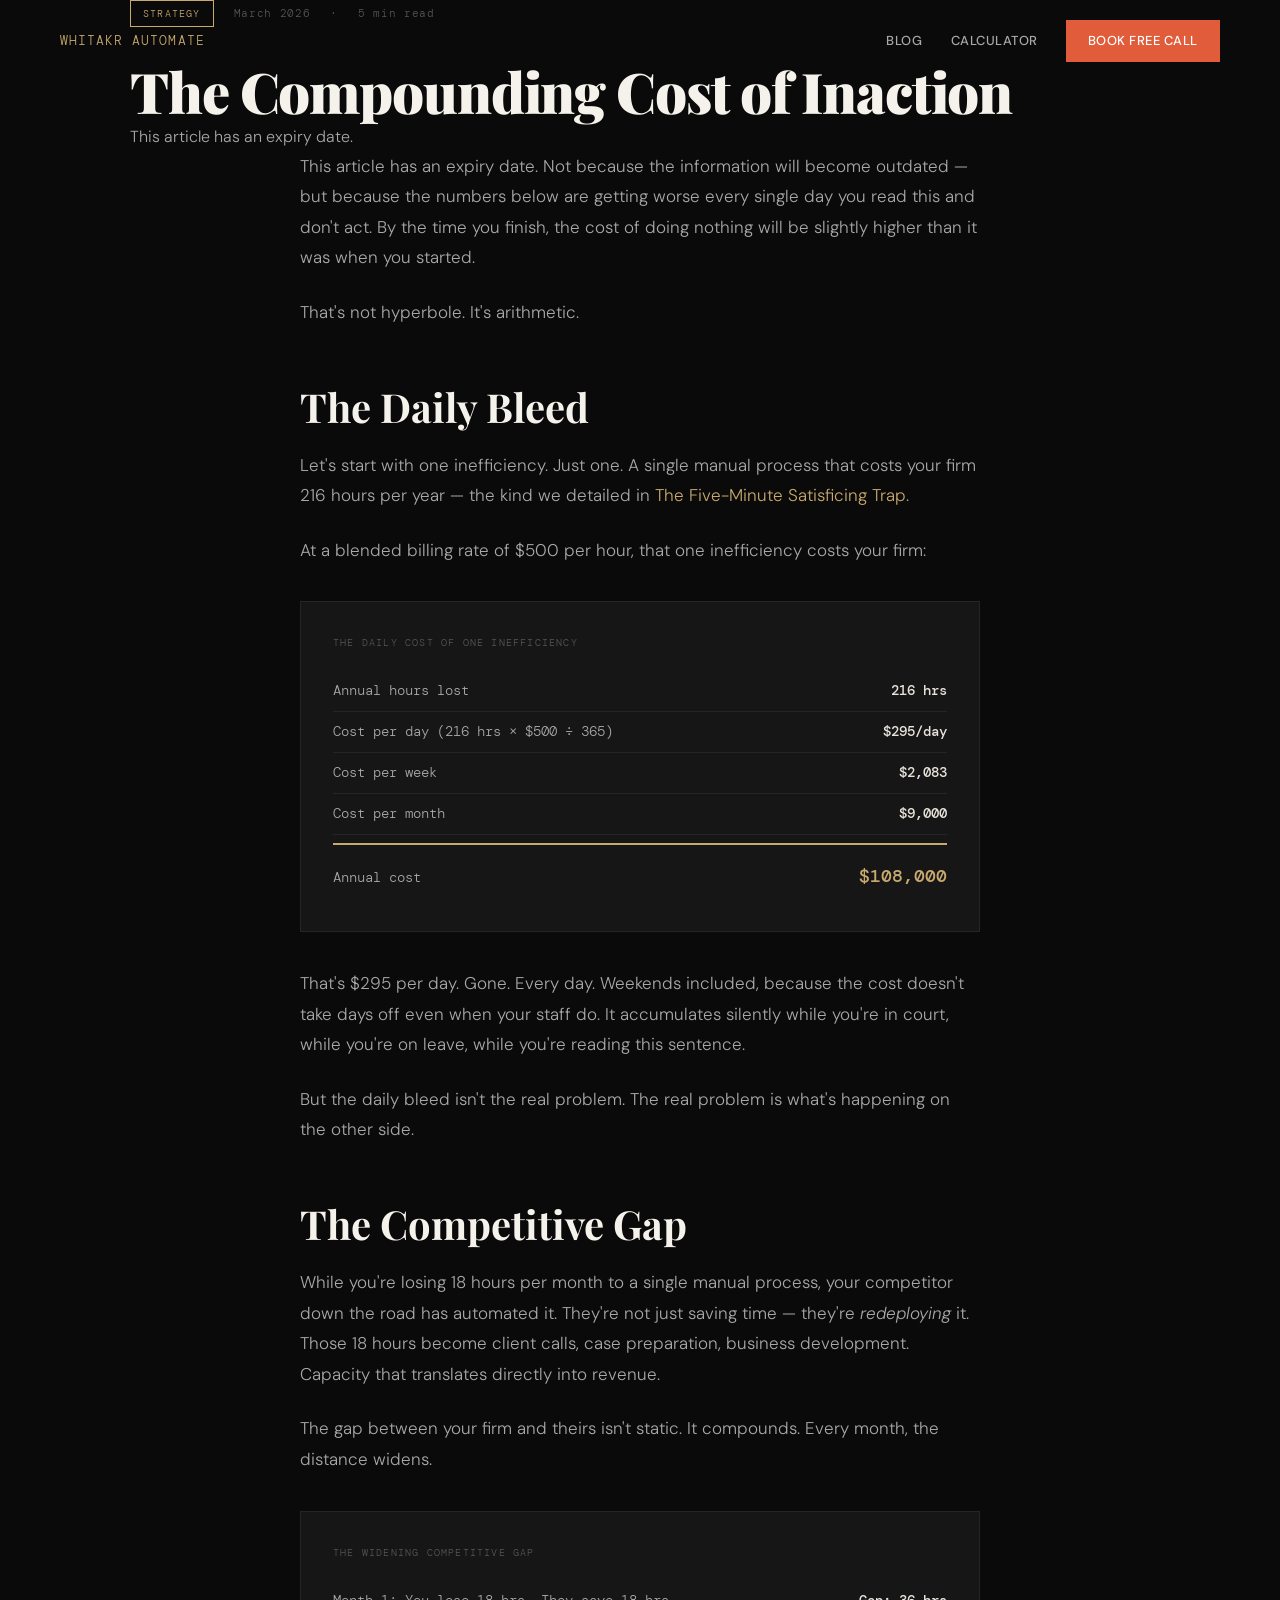
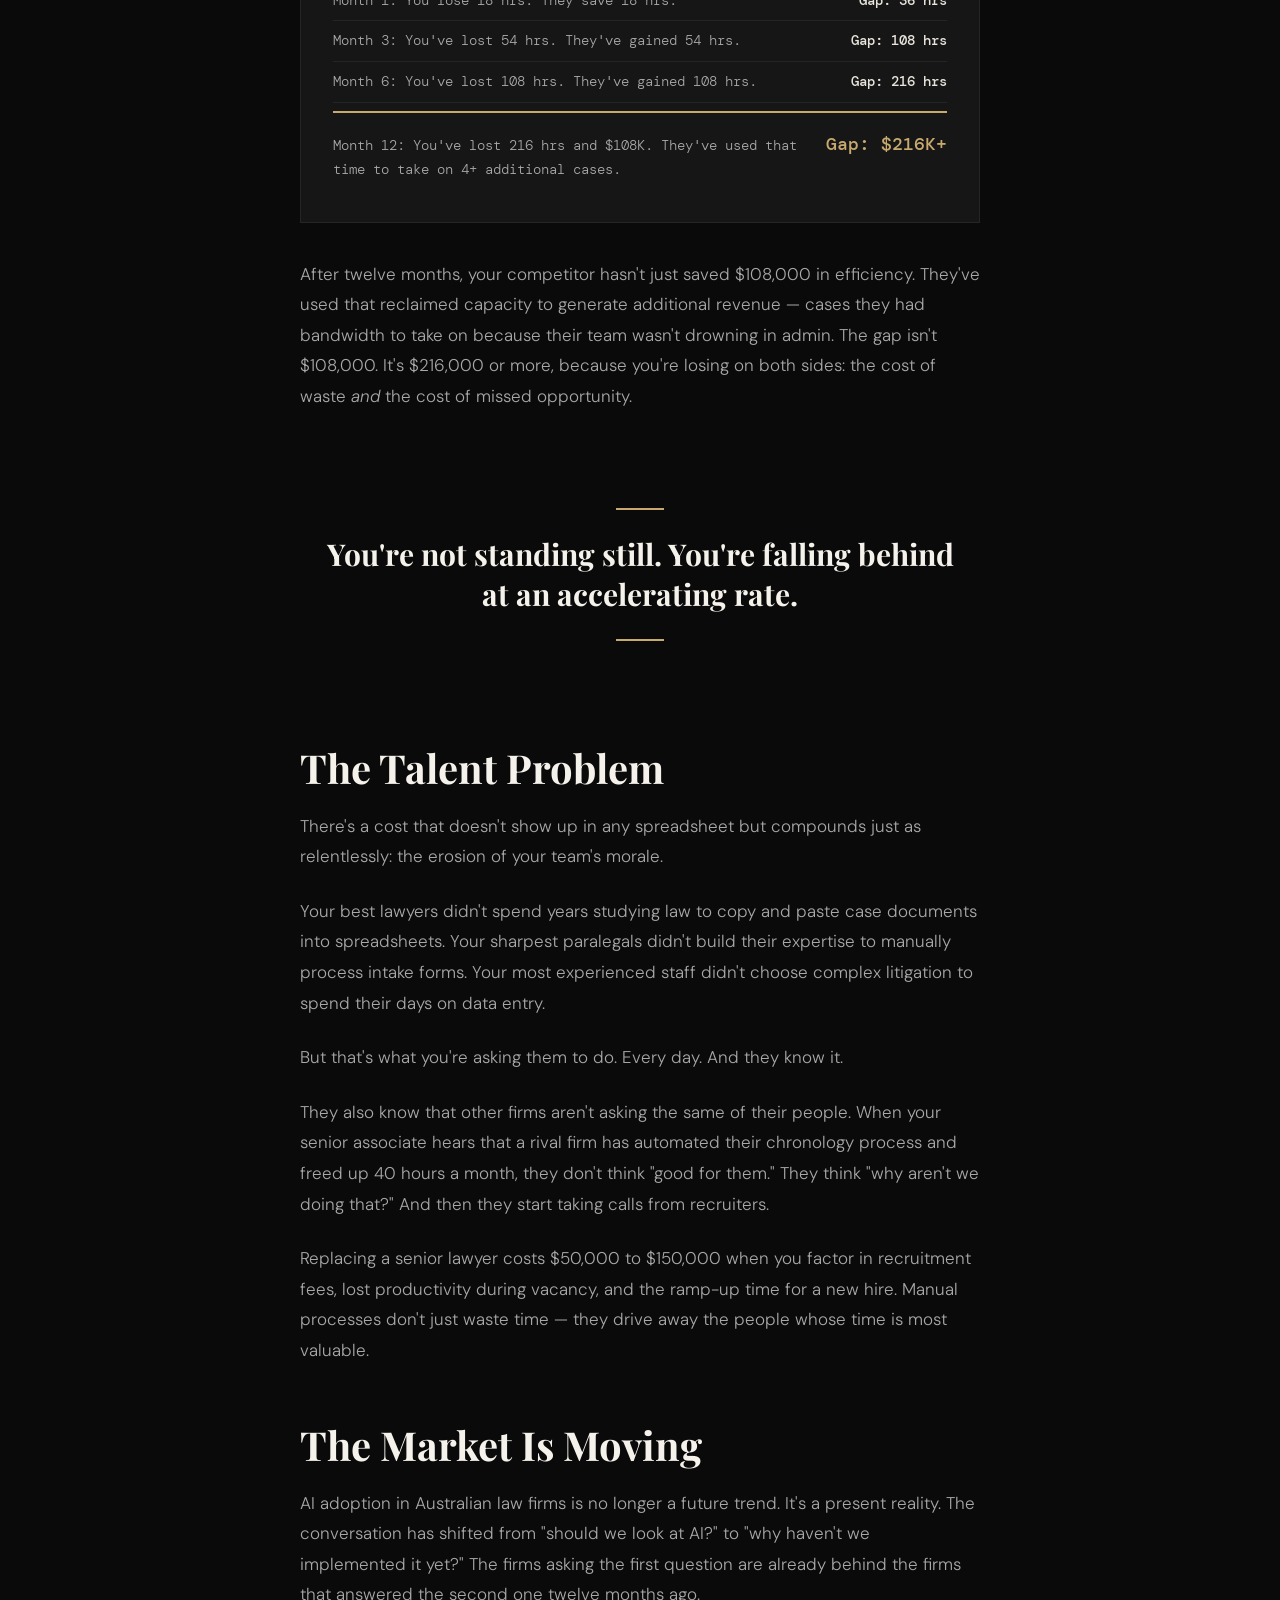
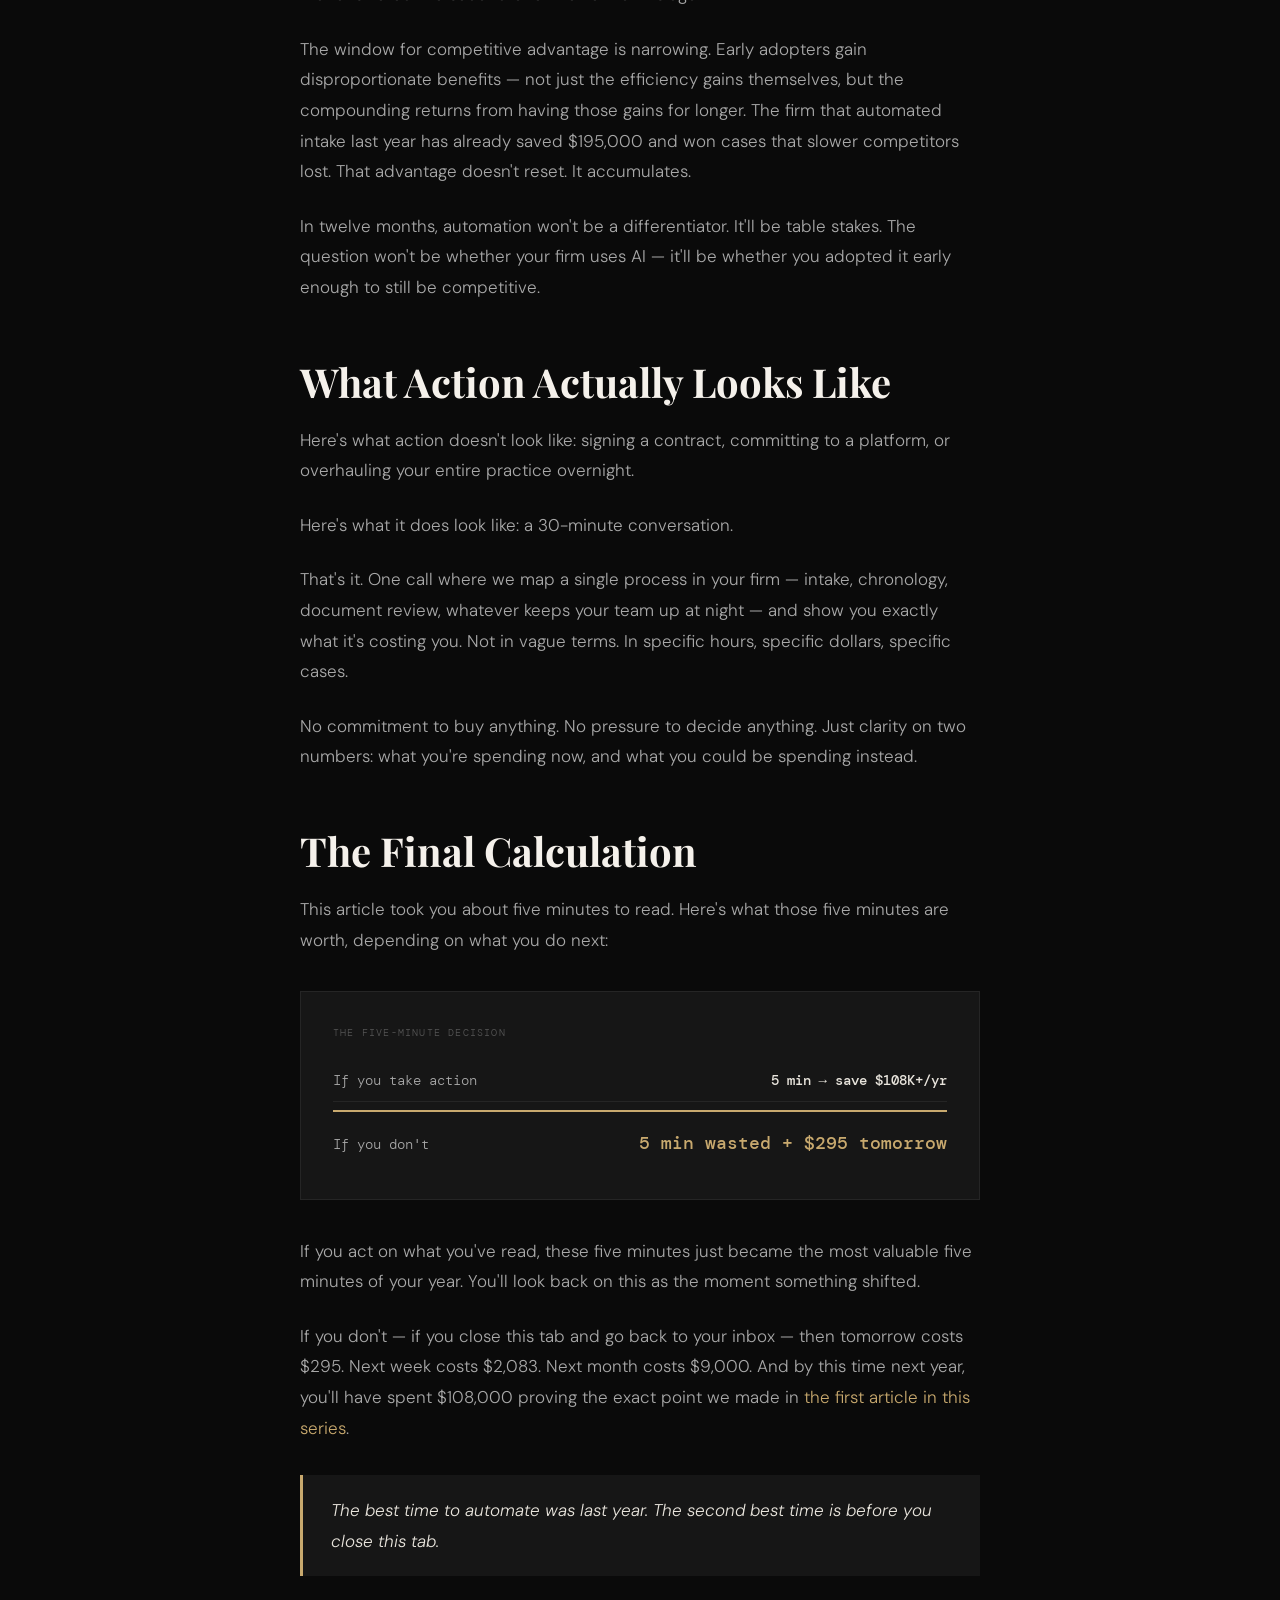
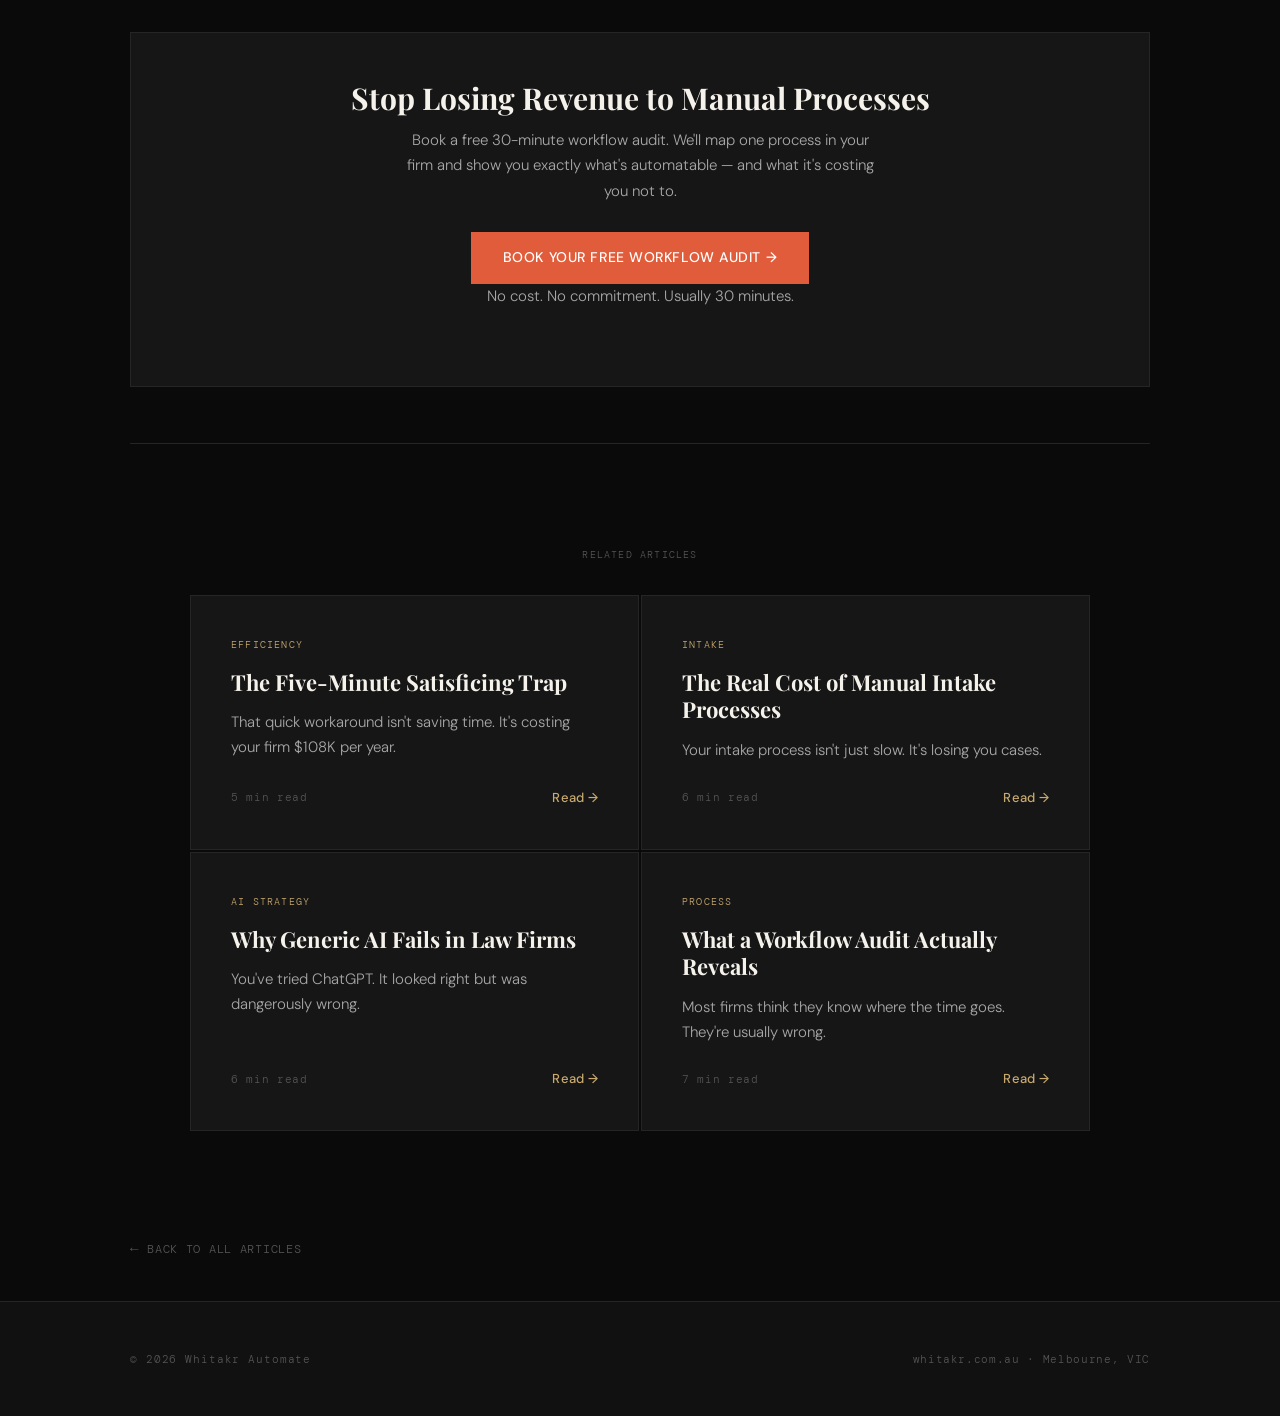
<file: blog/the-compounding-cost-of-inaction/index.html>
<!DOCTYPE html>
<html lang="en">
<head>
  <meta charset="UTF-8">
  <meta name="viewport" content="width=device-width, initial-scale=1.0">
  <title>The Compounding Cost of Inaction — Whitakr Automate</title>
  <meta name="description" content="This article has an expiry date. The numbers below are getting worse every day you read this and don't act.">
  <meta property="og:title" content="The Compounding Cost of Inaction">
  <meta property="og:description" content="This article has an expiry date.">
  <meta property="og:type" content="article">
  <link rel="preconnect" href="https://fonts.googleapis.com">
  <link rel="preconnect" href="https://fonts.gstatic.com" crossorigin>
  <link href="https://fonts.googleapis.com/css2?family=Playfair+Display:ital,wght@0,700;0,900;1,700&family=DM+Sans:wght@300;400;500&family=DM+Mono:wght@400;500&display=swap" rel="stylesheet">
  <link rel="stylesheet" href="/blog/blog-styles.css">
</head>
<body>
  <nav id="navbar">
    <a href="/" class="nav-logo">Whitakr Automate</a>
    <div class="nav-links">
      <a href="/blog" class="nav-link">Blog</a>
      <a href="/calculator" class="nav-link">Calculator</a>
      <a href="https://calendly.com/whitakr-automate/30min" target="_blank" class="nav-cta">Book Free Call</a>
    </div>
  </nav>

  <article>
    <header class="article-header">
      <div class="container">
        <div class="article-meta">
          <span class="article-category">Strategy</span>
          <span class="article-date">March 2026</span>
          <span class="article-read-time">5 min read</span>
        </div>
        <h1>The Compounding Cost of Inaction</h1>
        <p class="article-subtitle">This article has an expiry date.</p>
      </div>
    </header>

    <div class="article-content container">
      <div class="article-body">

        <p>This article has an expiry date. Not because the information will become outdated &mdash; but because the numbers below are getting worse every single day you read this and don't act. By the time you finish, the cost of doing nothing will be slightly higher than it was when you started.</p>

        <p>That's not hyperbole. It's arithmetic.</p>

        <h2>The Daily Bleed</h2>

        <p>Let's start with one inefficiency. Just one. A single manual process that costs your firm 216 hours per year &mdash; the kind we detailed in <a href="/blog/the-hidden-cost-of-just-five-minutes/">The Five-Minute Satisficing Trap</a>.</p>

        <p>At a blended billing rate of $500 per hour, that one inefficiency costs your firm:</p>

        <div class="math-breakdown">
          <div class="math-breakdown-title">The daily cost of one inefficiency</div>
          <div class="math-row">
            <span class="math-row-label">Annual hours lost</span>
            <span class="math-row-value">216 hrs</span>
          </div>
          <div class="math-row">
            <span class="math-row-label">Cost per day (216 hrs &times; $500 &divide; 365)</span>
            <span class="math-row-value">$295/day</span>
          </div>
          <div class="math-row">
            <span class="math-row-label">Cost per week</span>
            <span class="math-row-value">$2,083</span>
          </div>
          <div class="math-row">
            <span class="math-row-label">Cost per month</span>
            <span class="math-row-value">$9,000</span>
          </div>
          <div class="math-row math-total">
            <span class="math-row-label">Annual cost</span>
            <span class="math-row-value">$108,000</span>
          </div>
        </div>

        <p>That's $295 per day. Gone. Every day. Weekends included, because the cost doesn't take days off even when your staff do. It accumulates silently while you're in court, while you're on leave, while you're reading this sentence.</p>

        <p>But the daily bleed isn't the real problem. The real problem is what's happening on the other side.</p>

        <h2>The Competitive Gap</h2>

        <p>While you're losing 18 hours per month to a single manual process, your competitor down the road has automated it. They're not just saving time &mdash; they're <em>redeploying</em> it. Those 18 hours become client calls, case preparation, business development. Capacity that translates directly into revenue.</p>

        <p>The gap between your firm and theirs isn't static. It compounds. Every month, the distance widens.</p>

        <div class="math-breakdown">
          <div class="math-breakdown-title">The widening competitive gap</div>
          <div class="math-row">
            <span class="math-row-label">Month 1: You lose 18 hrs. They save 18 hrs.</span>
            <span class="math-row-value">Gap: 36 hrs</span>
          </div>
          <div class="math-row">
            <span class="math-row-label">Month 3: You've lost 54 hrs. They've gained 54 hrs.</span>
            <span class="math-row-value">Gap: 108 hrs</span>
          </div>
          <div class="math-row">
            <span class="math-row-label">Month 6: You've lost 108 hrs. They've gained 108 hrs.</span>
            <span class="math-row-value">Gap: 216 hrs</span>
          </div>
          <div class="math-row math-total">
            <span class="math-row-label">Month 12: You've lost 216 hrs and $108K. They've used that time to take on 4+ additional cases.</span>
            <span class="math-row-value">Gap: $216K+</span>
          </div>
        </div>

        <p>After twelve months, your competitor hasn't just saved $108,000 in efficiency. They've used that reclaimed capacity to generate additional revenue &mdash; cases they had bandwidth to take on because their team wasn't drowning in admin. The gap isn't $108,000. It's $216,000 or more, because you're losing on both sides: the cost of waste <em>and</em> the cost of missed opportunity.</p>

        <div class="pull-quote">You're not standing still. You're falling behind at an accelerating rate.</div>

        <h2>The Talent Problem</h2>

        <p>There's a cost that doesn't show up in any spreadsheet but compounds just as relentlessly: the erosion of your team's morale.</p>

        <p>Your best lawyers didn't spend years studying law to copy and paste case documents into spreadsheets. Your sharpest paralegals didn't build their expertise to manually process intake forms. Your most experienced staff didn't choose complex litigation to spend their days on data entry.</p>

        <p>But that's what you're asking them to do. Every day. And they know it.</p>

        <p>They also know that other firms aren't asking the same of their people. When your senior associate hears that a rival firm has automated their chronology process and freed up 40 hours a month, they don't think "good for them." They think "why aren't we doing that?" And then they start taking calls from recruiters.</p>

        <p>Replacing a senior lawyer costs $50,000 to $150,000 when you factor in recruitment fees, lost productivity during vacancy, and the ramp-up time for a new hire. Manual processes don't just waste time &mdash; they drive away the people whose time is most valuable.</p>

        <h2>The Market Is Moving</h2>

        <p>AI adoption in Australian law firms is no longer a future trend. It's a present reality. The conversation has shifted from "should we look at AI?" to "why haven't we implemented it yet?" The firms asking the first question are already behind the firms that answered the second one twelve months ago.</p>

        <p>The window for competitive advantage is narrowing. Early adopters gain disproportionate benefits &mdash; not just the efficiency gains themselves, but the compounding returns from having those gains for longer. The firm that automated intake last year has already saved $195,000 and won cases that slower competitors lost. That advantage doesn't reset. It accumulates.</p>

        <p>In twelve months, automation won't be a differentiator. It'll be table stakes. The question won't be whether your firm uses AI &mdash; it'll be whether you adopted it early enough to still be competitive.</p>

        <h2>What Action Actually Looks Like</h2>

        <p>Here's what action doesn't look like: signing a contract, committing to a platform, or overhauling your entire practice overnight.</p>

        <p>Here's what it does look like: a 30-minute conversation.</p>

        <p>That's it. One call where we map a single process in your firm &mdash; intake, chronology, document review, whatever keeps your team up at night &mdash; and show you exactly what it's costing you. Not in vague terms. In specific hours, specific dollars, specific cases.</p>

        <p>No commitment to buy anything. No pressure to decide anything. Just clarity on two numbers: what you're spending now, and what you could be spending instead.</p>

        <h2>The Final Calculation</h2>

        <p>This article took you about five minutes to read. Here's what those five minutes are worth, depending on what you do next:</p>

        <div class="math-breakdown">
          <div class="math-breakdown-title">The five-minute decision</div>
          <div class="math-row">
            <span class="math-row-label">If you take action</span>
            <span class="math-row-value">5 min &rarr; save $108K+/yr</span>
          </div>
          <div class="math-row math-total">
            <span class="math-row-label">If you don't</span>
            <span class="math-row-value">5 min wasted + $295 tomorrow</span>
          </div>
        </div>

        <p>If you act on what you've read, these five minutes just became the most valuable five minutes of your year. You'll look back on this as the moment something shifted.</p>

        <p>If you don't &mdash; if you close this tab and go back to your inbox &mdash; then tomorrow costs $295. Next week costs $2,083. Next month costs $9,000. And by this time next year, you'll have spent $108,000 proving the exact point we made in <a href="/blog/the-hidden-cost-of-just-five-minutes/">the first article in this series</a>.</p>

        <blockquote>
          <p>The best time to automate was last year. The second best time is before you close this tab.</p>
        </blockquote>

      </div>
    </div>

    <div class="article-cta container">
      <div class="cta-box">
        <h3>Stop Losing Revenue to Manual Processes</h3>
        <p>Book a free 30-minute workflow audit. We'll map one process in your firm and show you exactly what's automatable — and what it's costing you not to.</p>
        <a href="https://calendly.com/whitakr-automate/30min" target="_blank" class="btn-primary">Book Your Free Workflow Audit &rarr;</a>
        <p class="cta-disclaimer">No cost. No commitment. Usually 30 minutes.</p>
      </div>
    </div>

    <div class="article-footer container">
      <div class="related-posts">
        <p class="related-posts-title">Related Articles</p>
        <div class="related-grid">
          <a href="/blog/the-hidden-cost-of-just-five-minutes/" class="post-card">
            <span class="post-card-category">Efficiency</span>
            <h3>The Five-Minute Satisficing Trap</h3>
            <p class="post-card-hook">That quick workaround isn't saving time. It's costing your firm $108K per year.</p>
            <div class="post-card-meta">
              <span>5 min read</span>
              <span class="post-card-link">Read &rarr;</span>
            </div>
          </a>
          <a href="/blog/the-real-cost-of-manual-intake-processes/" class="post-card">
            <span class="post-card-category">Intake</span>
            <h3>The Real Cost of Manual Intake Processes</h3>
            <p class="post-card-hook">Your intake process isn't just slow. It's losing you cases.</p>
            <div class="post-card-meta">
              <span>6 min read</span>
              <span class="post-card-link">Read &rarr;</span>
            </div>
          </a>
          <a href="/blog/why-generic-ai-fails-in-law-firms/" class="post-card">
            <span class="post-card-category">AI Strategy</span>
            <h3>Why Generic AI Fails in Law Firms</h3>
            <p class="post-card-hook">You've tried ChatGPT. It looked right but was dangerously wrong.</p>
            <div class="post-card-meta">
              <span>6 min read</span>
              <span class="post-card-link">Read &rarr;</span>
            </div>
          </a>
          <a href="/blog/why-your-firms-most-expensive-employee-is-doing-admin/" class="post-card">
            <span class="post-card-category">Process</span>
            <h3>What a Workflow Audit Actually Reveals</h3>
            <p class="post-card-hook">Most firms think they know where the time goes. They're usually wrong.</p>
            <div class="post-card-meta">
              <span>7 min read</span>
              <span class="post-card-link">Read &rarr;</span>
            </div>
          </a>
        </div>
      </div>
      <a href="/blog" class="back-to-blog">Back to All Articles</a>
    </div>
  </article>

  <footer>
    <div class="container">
      <div class="footer-inner">
        <div class="footer-left">&copy; 2026 Whitakr Automate</div>
        <div class="footer-right">whitakr.com.au &middot; Melbourne, VIC</div>
      </div>
    </div>
  </footer>
</body>
</html>
</file>
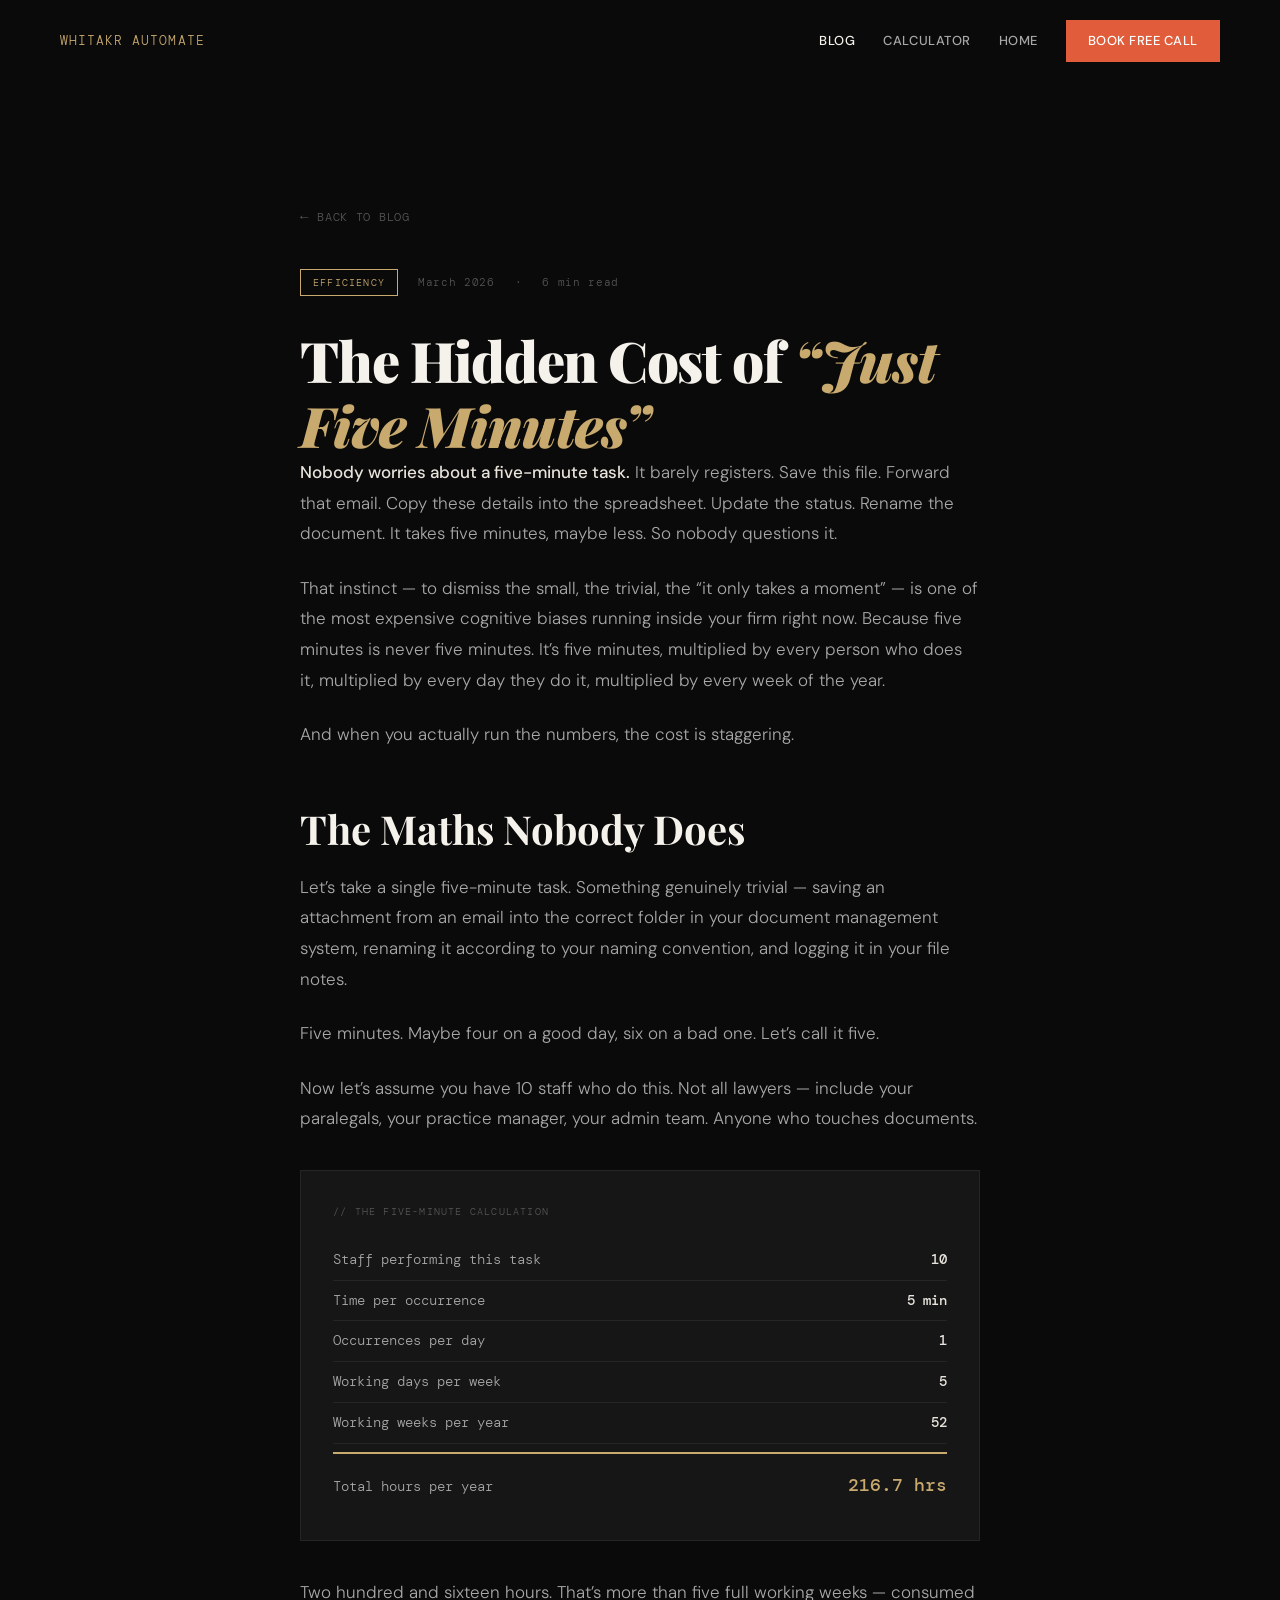
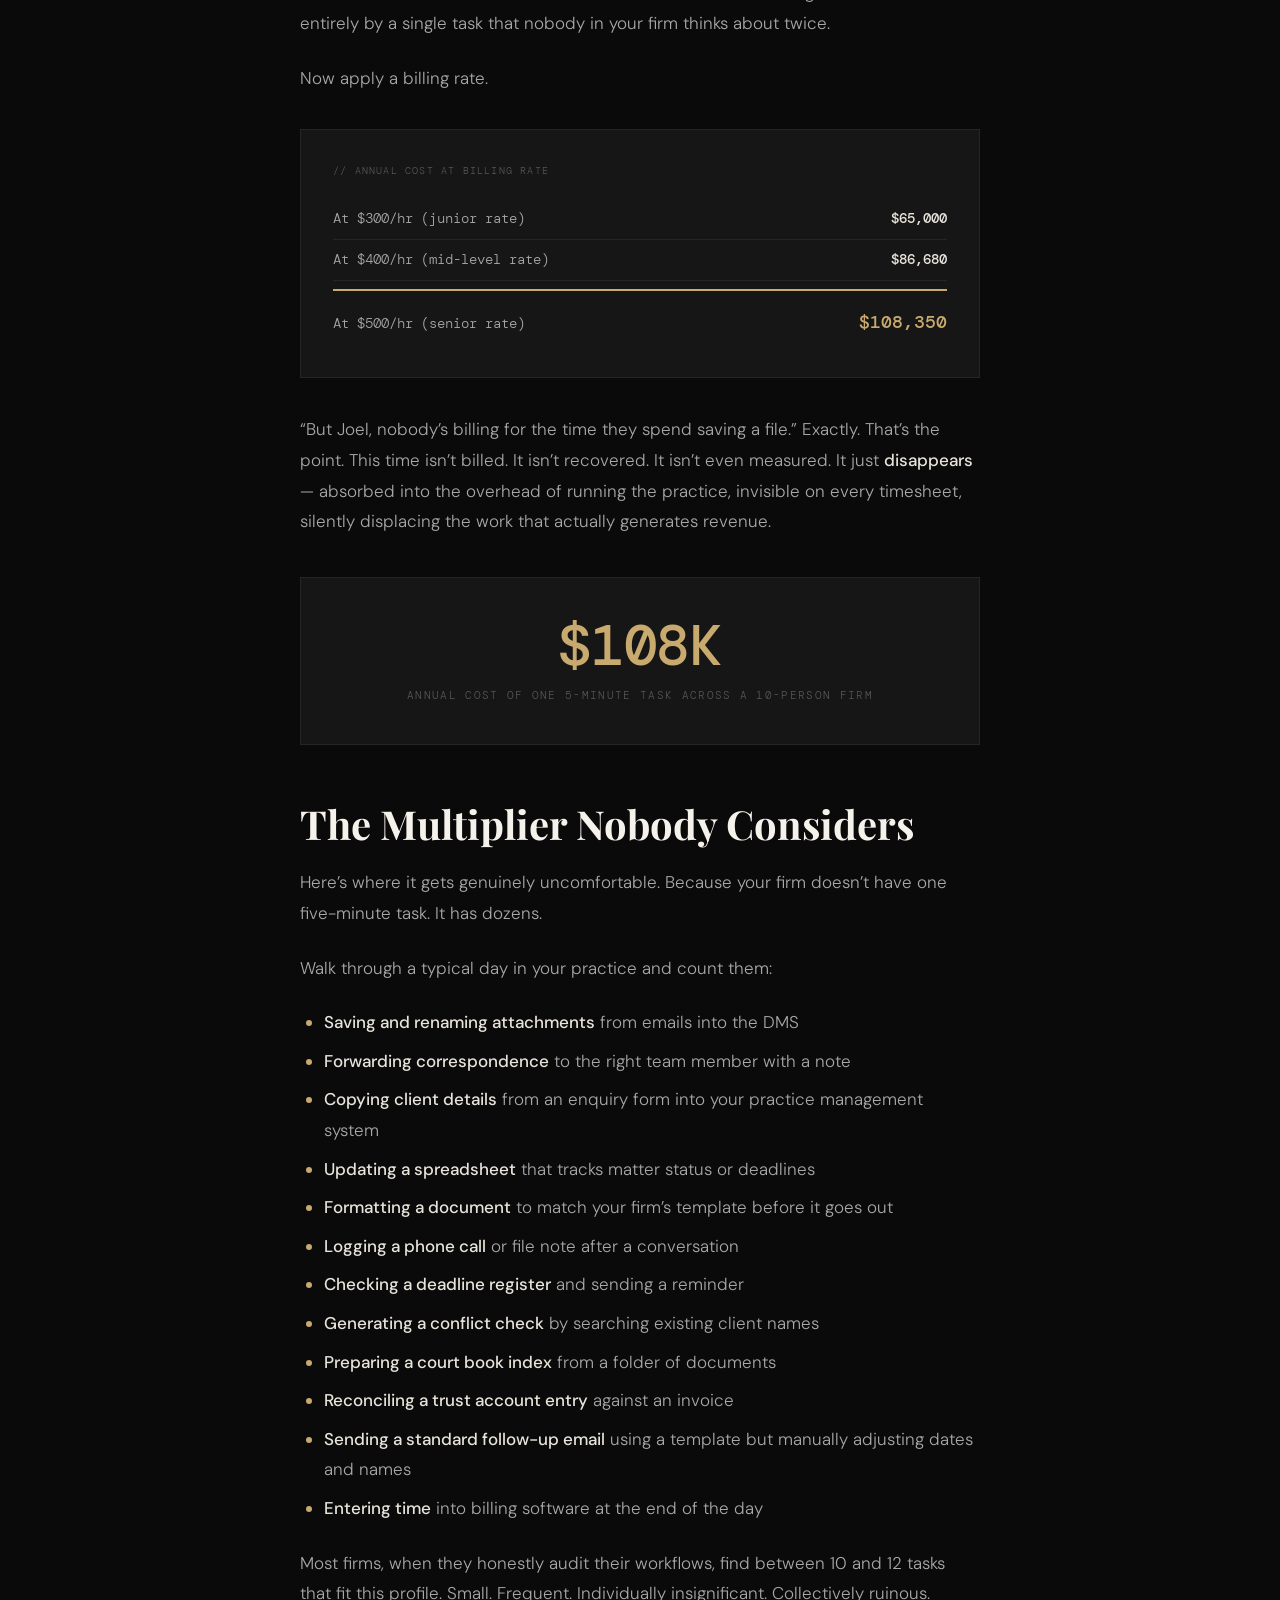
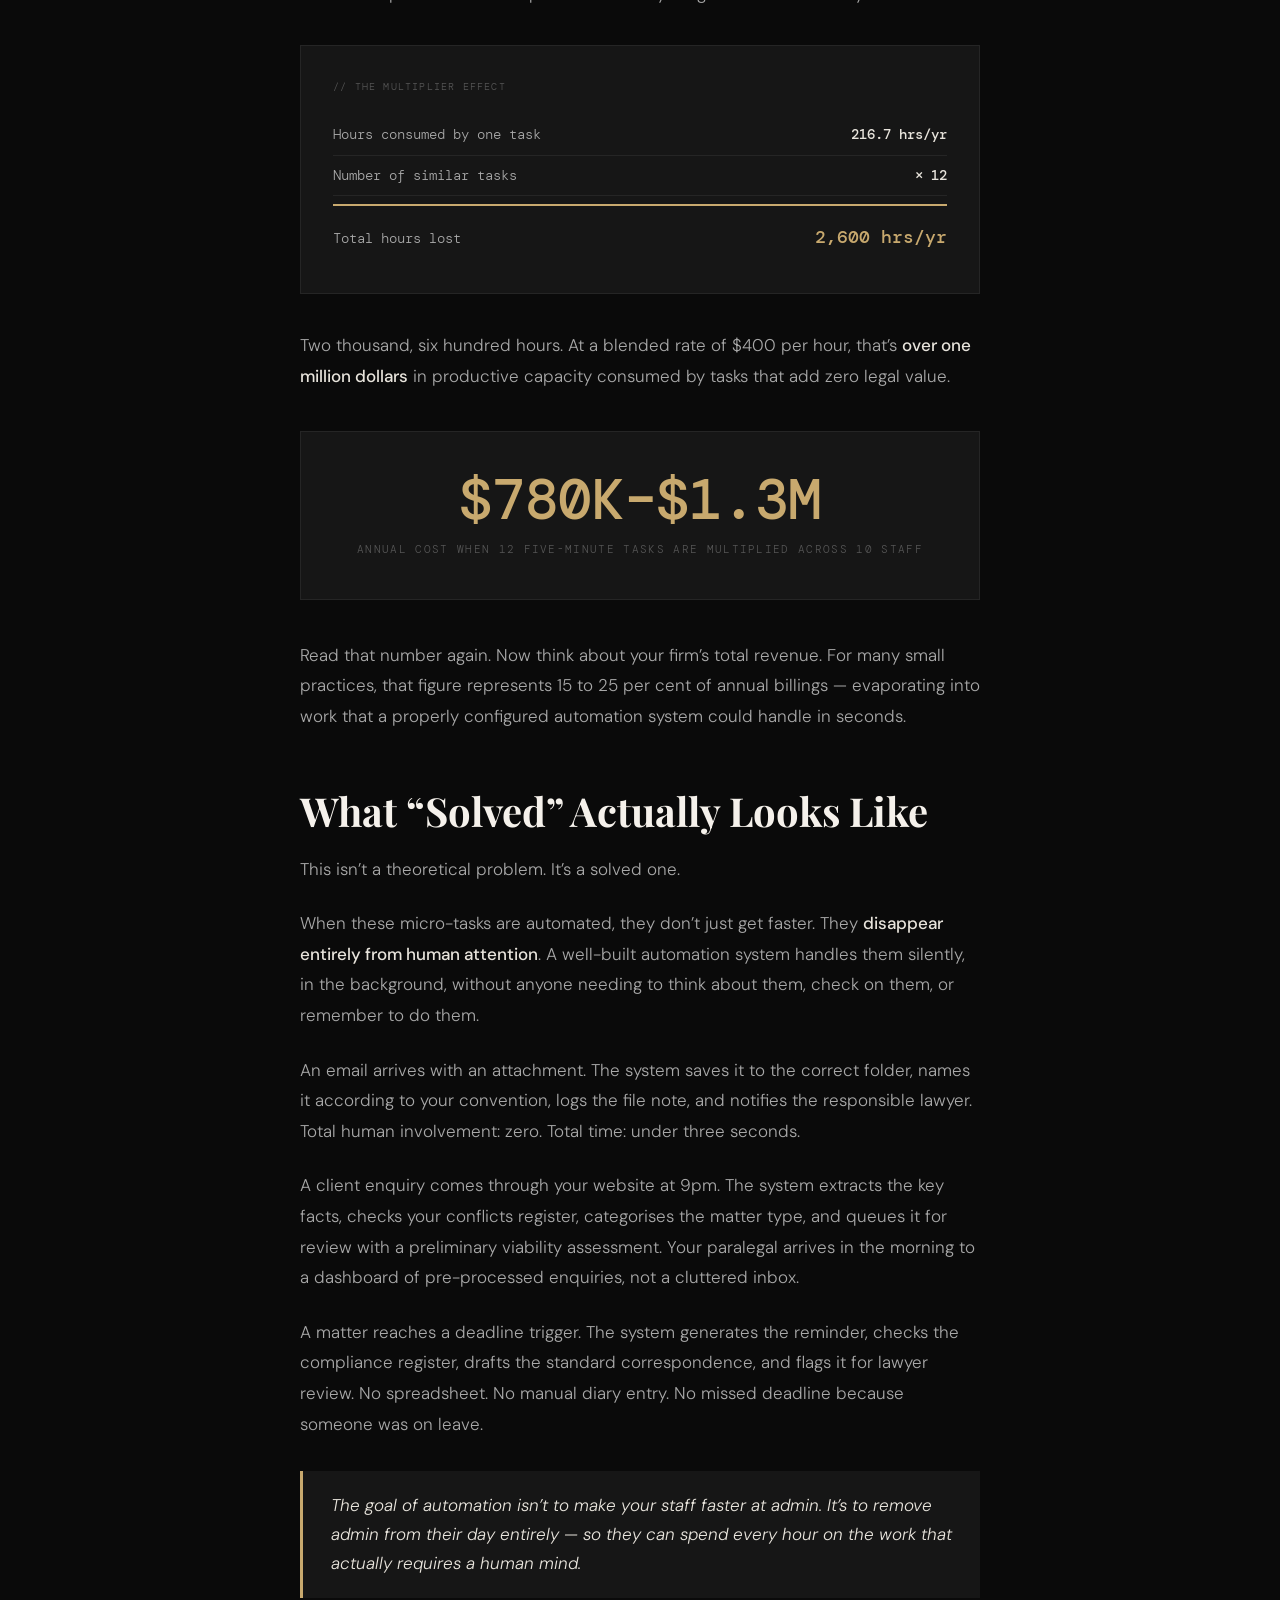
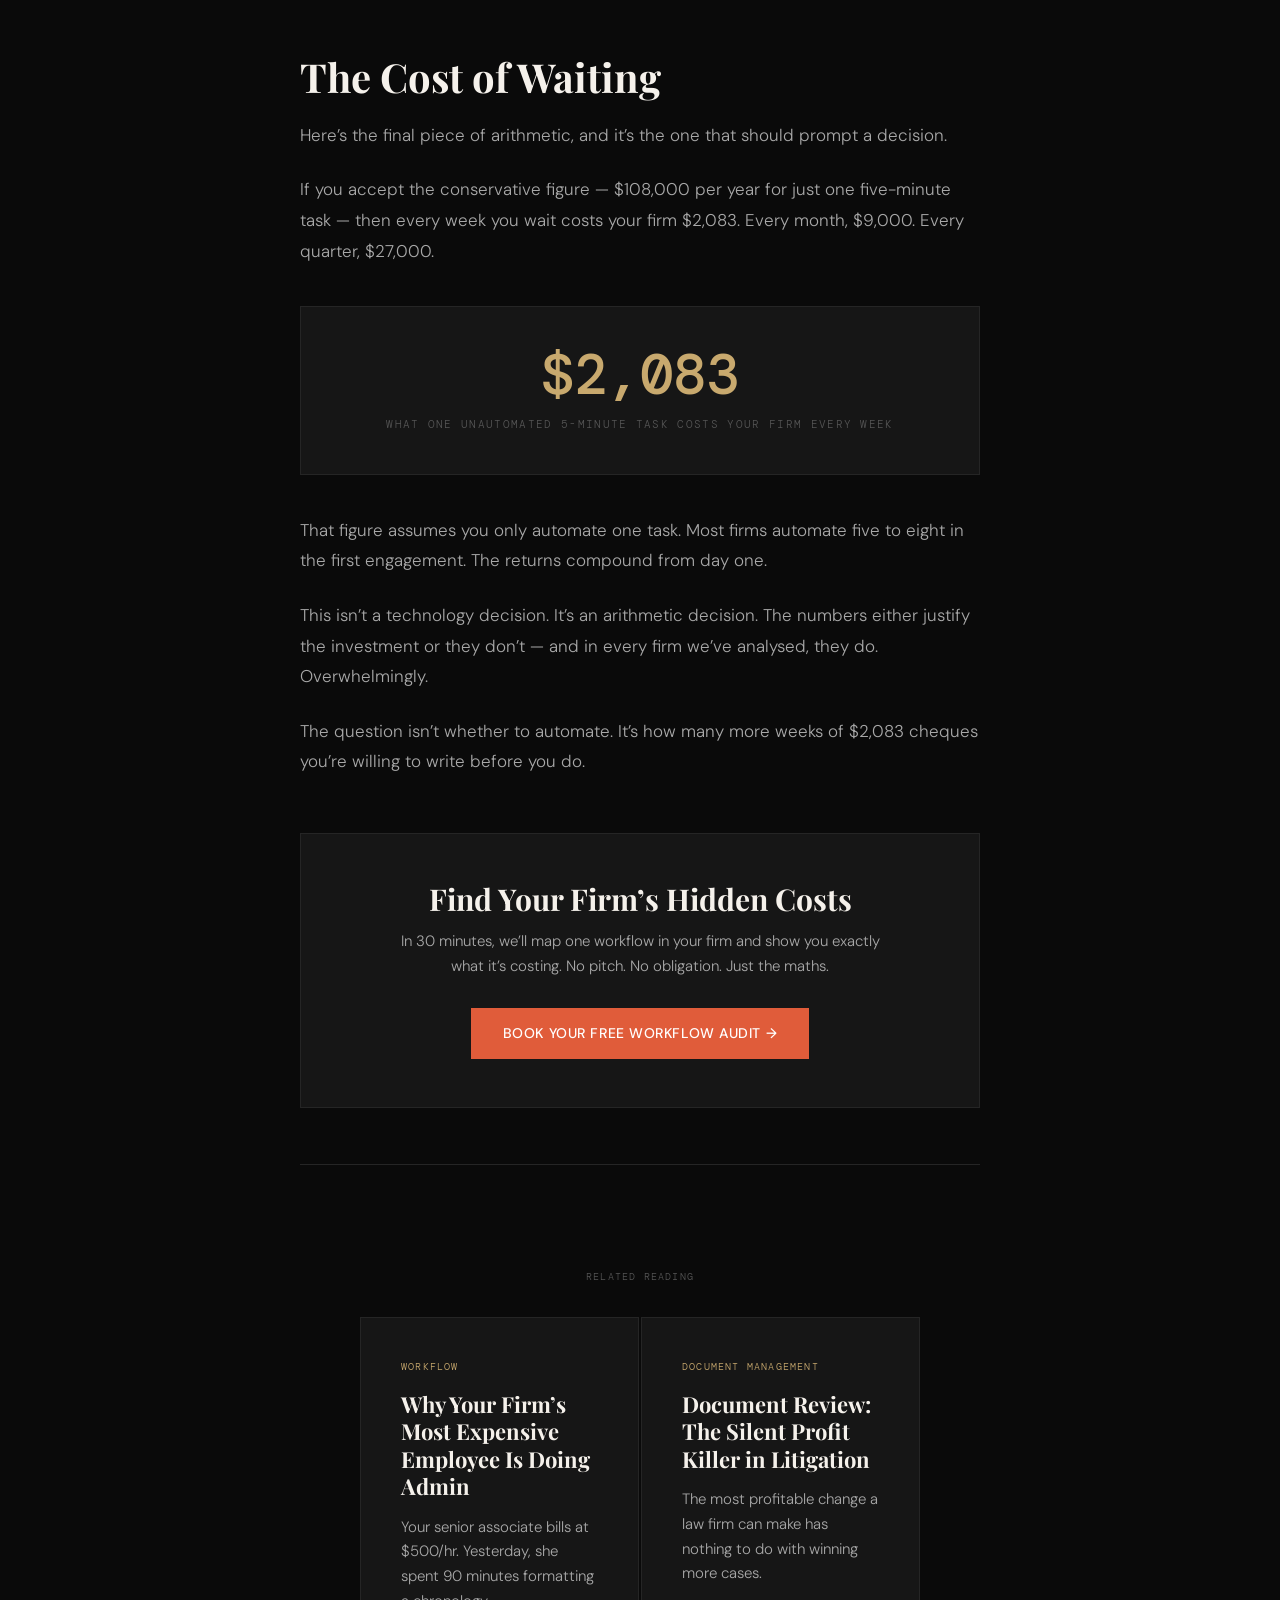
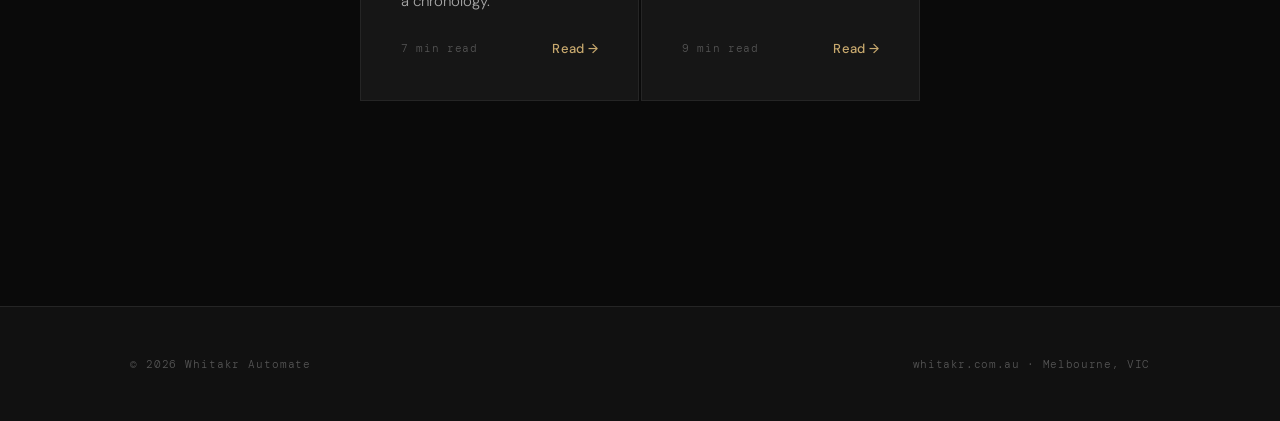
<file: blog/the-hidden-cost-of-just-five-minutes/index.html>
<!DOCTYPE html>
<html lang="en">
<head>
  <meta charset="UTF-8">
  <meta name="viewport" content="width=device-width, initial-scale=1.0">
  <title>The Hidden Cost of "Just Five Minutes" — Whitakr Automate</title>
  <meta name="description" content="Nobody worries about a 5-minute task. That belief is costing your law firm $108,000 a year. Here's the maths.">
  <meta property="og:title" content="The Hidden Cost of 'Just Five Minutes'">
  <meta property="og:description" content="Nobody worries about a 5-minute task. That belief is costing your law firm $108,000 a year.">
  <meta property="og:type" content="article">
  <link rel="preconnect" href="https://fonts.googleapis.com">
  <link rel="preconnect" href="https://fonts.gstatic.com" crossorigin>
  <link href="https://fonts.googleapis.com/css2?family=Playfair+Display:ital,wght@0,700;0,900;1,700&family=DM+Sans:wght@300;400;500&family=DM+Mono:wght@400;500&display=swap" rel="stylesheet">
  <link rel="stylesheet" href="/blog/blog-styles.css">
</head>
<body>

<!-- NAV -->
<nav id="navbar">
  <a href="/" class="nav-logo">Whitakr Automate</a>
  <div class="nav-links">
    <a href="/blog" class="nav-link active">Blog</a>
    <a href="/calculator" class="nav-link">Calculator</a>
    <a href="/" class="nav-link">Home</a>
    <a href="https://calendly.com/whitakr-automate/30min" target="_blank" class="nav-cta">Book Free Call</a>
  </div>
</nav>

<!-- ARTICLE -->
<article class="article-wrapper">
  <div class="article-content">

    <a href="/blog" class="back-to-blog">Back to Blog</a>

    <!-- HEADER -->
    <header>
      <div class="article-meta">
        <span class="article-category">Efficiency</span>
        <span class="article-date">March 2026</span>
        <span class="article-read-time">6 min read</span>
      </div>
      <h1>The Hidden Cost of <em>&ldquo;Just Five Minutes&rdquo;</em></h1>
    </header>

    <!-- BODY -->
    <div class="article-body">

      <p><strong>Nobody worries about a five-minute task.</strong> It barely registers. Save this file. Forward that email. Copy these details into the spreadsheet. Update the status. Rename the document. It takes five minutes, maybe less. So nobody questions it.</p>

      <p>That instinct &mdash; to dismiss the small, the trivial, the &ldquo;it only takes a moment&rdquo; &mdash; is one of the most expensive cognitive biases running inside your firm right now. Because five minutes is never five minutes. It&rsquo;s five minutes, multiplied by every person who does it, multiplied by every day they do it, multiplied by every week of the year.</p>

      <p>And when you actually run the numbers, the cost is staggering.</p>

      <h2>The Maths Nobody Does</h2>

      <p>Let&rsquo;s take a single five-minute task. Something genuinely trivial &mdash; saving an attachment from an email into the correct folder in your document management system, renaming it according to your naming convention, and logging it in your file notes.</p>

      <p>Five minutes. Maybe four on a good day, six on a bad one. Let&rsquo;s call it five.</p>

      <p>Now let&rsquo;s assume you have 10 staff who do this. Not all lawyers &mdash; include your paralegals, your practice manager, your admin team. Anyone who touches documents.</p>

      <div class="math-breakdown">
        <div class="math-breakdown-title">// The Five-Minute Calculation</div>
        <div class="math-row">
          <span class="math-row-label">Staff performing this task</span>
          <span class="math-row-value">10</span>
        </div>
        <div class="math-row">
          <span class="math-row-label">Time per occurrence</span>
          <span class="math-row-value">5 min</span>
        </div>
        <div class="math-row">
          <span class="math-row-label">Occurrences per day</span>
          <span class="math-row-value">1</span>
        </div>
        <div class="math-row">
          <span class="math-row-label">Working days per week</span>
          <span class="math-row-value">5</span>
        </div>
        <div class="math-row">
          <span class="math-row-label">Working weeks per year</span>
          <span class="math-row-value">52</span>
        </div>
        <div class="math-row math-total">
          <span class="math-row-label">Total hours per year</span>
          <span class="math-row-value">216.7 hrs</span>
        </div>
      </div>

      <p>Two hundred and sixteen hours. That&rsquo;s more than five full working weeks &mdash; consumed entirely by a single task that nobody in your firm thinks about twice.</p>

      <p>Now apply a billing rate.</p>

      <div class="math-breakdown">
        <div class="math-breakdown-title">// Annual Cost at Billing Rate</div>
        <div class="math-row">
          <span class="math-row-label">At $300/hr (junior rate)</span>
          <span class="math-row-value">$65,000</span>
        </div>
        <div class="math-row">
          <span class="math-row-label">At $400/hr (mid-level rate)</span>
          <span class="math-row-value">$86,680</span>
        </div>
        <div class="math-row math-total">
          <span class="math-row-label">At $500/hr (senior rate)</span>
          <span class="math-row-value">$108,350</span>
        </div>
      </div>

      <p>&ldquo;But Joel, nobody&rsquo;s billing for the time they spend saving a file.&rdquo; Exactly. That&rsquo;s the point. This time isn&rsquo;t billed. It isn&rsquo;t recovered. It isn&rsquo;t even measured. It just <strong>disappears</strong> &mdash; absorbed into the overhead of running the practice, invisible on every timesheet, silently displacing the work that actually generates revenue.</p>

      <div class="stat-callout">
        <div class="stat-callout-number">$108K</div>
        <div class="stat-callout-label">Annual cost of one 5-minute task across a 10-person firm</div>
      </div>

      <h2>The Multiplier Nobody Considers</h2>

      <p>Here&rsquo;s where it gets genuinely uncomfortable. Because your firm doesn&rsquo;t have one five-minute task. It has dozens.</p>

      <p>Walk through a typical day in your practice and count them:</p>

      <ul>
        <li><strong>Saving and renaming attachments</strong> from emails into the DMS</li>
        <li><strong>Forwarding correspondence</strong> to the right team member with a note</li>
        <li><strong>Copying client details</strong> from an enquiry form into your practice management system</li>
        <li><strong>Updating a spreadsheet</strong> that tracks matter status or deadlines</li>
        <li><strong>Formatting a document</strong> to match your firm&rsquo;s template before it goes out</li>
        <li><strong>Logging a phone call</strong> or file note after a conversation</li>
        <li><strong>Checking a deadline register</strong> and sending a reminder</li>
        <li><strong>Generating a conflict check</strong> by searching existing client names</li>
        <li><strong>Preparing a court book index</strong> from a folder of documents</li>
        <li><strong>Reconciling a trust account entry</strong> against an invoice</li>
        <li><strong>Sending a standard follow-up email</strong> using a template but manually adjusting dates and names</li>
        <li><strong>Entering time</strong> into billing software at the end of the day</li>
      </ul>

      <p>Most firms, when they honestly audit their workflows, find between 10 and 12 tasks that fit this profile. Small. Frequent. Individually insignificant. Collectively ruinous.</p>

      <div class="math-breakdown">
        <div class="math-breakdown-title">// The Multiplier Effect</div>
        <div class="math-row">
          <span class="math-row-label">Hours consumed by one task</span>
          <span class="math-row-value">216.7 hrs/yr</span>
        </div>
        <div class="math-row">
          <span class="math-row-label">Number of similar tasks</span>
          <span class="math-row-value">&times; 12</span>
        </div>
        <div class="math-row math-total">
          <span class="math-row-label">Total hours lost</span>
          <span class="math-row-value">2,600 hrs/yr</span>
        </div>
      </div>

      <p>Two thousand, six hundred hours. At a blended rate of $400 per hour, that&rsquo;s <strong>over one million dollars</strong> in productive capacity consumed by tasks that add zero legal value.</p>

      <div class="stat-callout">
        <div class="stat-callout-number">$780K&ndash;$1.3M</div>
        <div class="stat-callout-label">Annual cost when 12 five-minute tasks are multiplied across 10 staff</div>
      </div>

      <p>Read that number again. Now think about your firm&rsquo;s total revenue. For many small practices, that figure represents 15 to 25 per cent of annual billings &mdash; evaporating into work that a properly configured automation system could handle in seconds.</p>

      <h2>What &ldquo;Solved&rdquo; Actually Looks Like</h2>

      <p>This isn&rsquo;t a theoretical problem. It&rsquo;s a solved one.</p>

      <p>When these micro-tasks are automated, they don&rsquo;t just get faster. They <strong>disappear entirely from human attention</strong>. A well-built automation system handles them silently, in the background, without anyone needing to think about them, check on them, or remember to do them.</p>

      <p>An email arrives with an attachment. The system saves it to the correct folder, names it according to your convention, logs the file note, and notifies the responsible lawyer. Total human involvement: zero. Total time: under three seconds.</p>

      <p>A client enquiry comes through your website at 9pm. The system extracts the key facts, checks your conflicts register, categorises the matter type, and queues it for review with a preliminary viability assessment. Your paralegal arrives in the morning to a dashboard of pre-processed enquiries, not a cluttered inbox.</p>

      <p>A matter reaches a deadline trigger. The system generates the reminder, checks the compliance register, drafts the standard correspondence, and flags it for lawyer review. No spreadsheet. No manual diary entry. No missed deadline because someone was on leave.</p>

      <blockquote>The goal of automation isn&rsquo;t to make your staff faster at admin. It&rsquo;s to remove admin from their day entirely &mdash; so they can spend every hour on the work that actually requires a human mind.</blockquote>

      <h2>The Cost of Waiting</h2>

      <p>Here&rsquo;s the final piece of arithmetic, and it&rsquo;s the one that should prompt a decision.</p>

      <p>If you accept the conservative figure &mdash; $108,000 per year for just one five-minute task &mdash; then every week you wait costs your firm $2,083. Every month, $9,000. Every quarter, $27,000.</p>

      <div class="stat-callout">
        <div class="stat-callout-number">$2,083</div>
        <div class="stat-callout-label">What one unautomated 5-minute task costs your firm every week</div>
      </div>

      <p>That figure assumes you only automate one task. Most firms automate five to eight in the first engagement. The returns compound from day one.</p>

      <p>This isn&rsquo;t a technology decision. It&rsquo;s an arithmetic decision. The numbers either justify the investment or they don&rsquo;t &mdash; and in every firm we&rsquo;ve analysed, they do. Overwhelmingly.</p>

      <p>The question isn&rsquo;t whether to automate. It&rsquo;s how many more weeks of $2,083 cheques you&rsquo;re willing to write before you do.</p>

    </div>

    <!-- CTA -->
    <div class="cta-box">
      <h3>Find Your Firm&rsquo;s Hidden Costs</h3>
      <p>In 30 minutes, we&rsquo;ll map one workflow in your firm and show you exactly what it&rsquo;s costing. No pitch. No obligation. Just the maths.</p>
      <a href="https://calendly.com/whitakr-automate/30min" target="_blank" class="btn-primary">Book Your Free Workflow Audit &rarr;</a>
    </div>

    <!-- RELATED POSTS -->
    <div class="related-posts">
      <div class="related-posts-title">Related Reading</div>
      <div class="related-grid">
        <a href="/blog/why-your-firms-most-expensive-employee-is-doing-admin/" class="post-card">
          <div class="post-card-category">Workflow</div>
          <h3>Why Your Firm&rsquo;s Most Expensive Employee Is Doing Admin</h3>
          <p class="post-card-hook">Your senior associate bills at $500/hr. Yesterday, she spent 90 minutes formatting a chronology.</p>
          <div class="post-card-meta">
            <span>7 min read</span>
            <span class="post-card-link">Read &rarr;</span>
          </div>
        </a>
        <a href="/blog/document-review-the-silent-profit-killer/" class="post-card">
          <div class="post-card-category">Document Management</div>
          <h3>Document Review: The Silent Profit Killer in Litigation</h3>
          <p class="post-card-hook">The most profitable change a law firm can make has nothing to do with winning more cases.</p>
          <div class="post-card-meta">
            <span>9 min read</span>
            <span class="post-card-link">Read &rarr;</span>
          </div>
        </a>
      </div>
    </div>

  </div>
</article>

<!-- FOOTER -->
<footer>
  <div class="container">
    <div class="footer-inner">
      <div class="footer-left">
        &copy; 2026 Whitakr Automate
      </div>
      <div class="footer-right">
        whitakr.com.au &middot; Melbourne, VIC
      </div>
    </div>
  </div>
</footer>

<script>
  // Nav scroll
  const nav = document.getElementById('navbar');
  window.addEventListener('scroll', () => {
    nav.classList.toggle('scrolled', window.scrollY > 40);
  });

  // Reveal on scroll
  document.body.classList.add('js-loaded');
  const observer = new IntersectionObserver((entries) => {
    entries.forEach(entry => {
      if (entry.isIntersecting) {
        entry.target.classList.add('visible');
        observer.unobserve(entry.target);
      }
    });
  }, { threshold: 0.1 });
  document.querySelectorAll('.reveal').forEach(el => observer.observe(el));
</script>

</body>
</html>
</file>
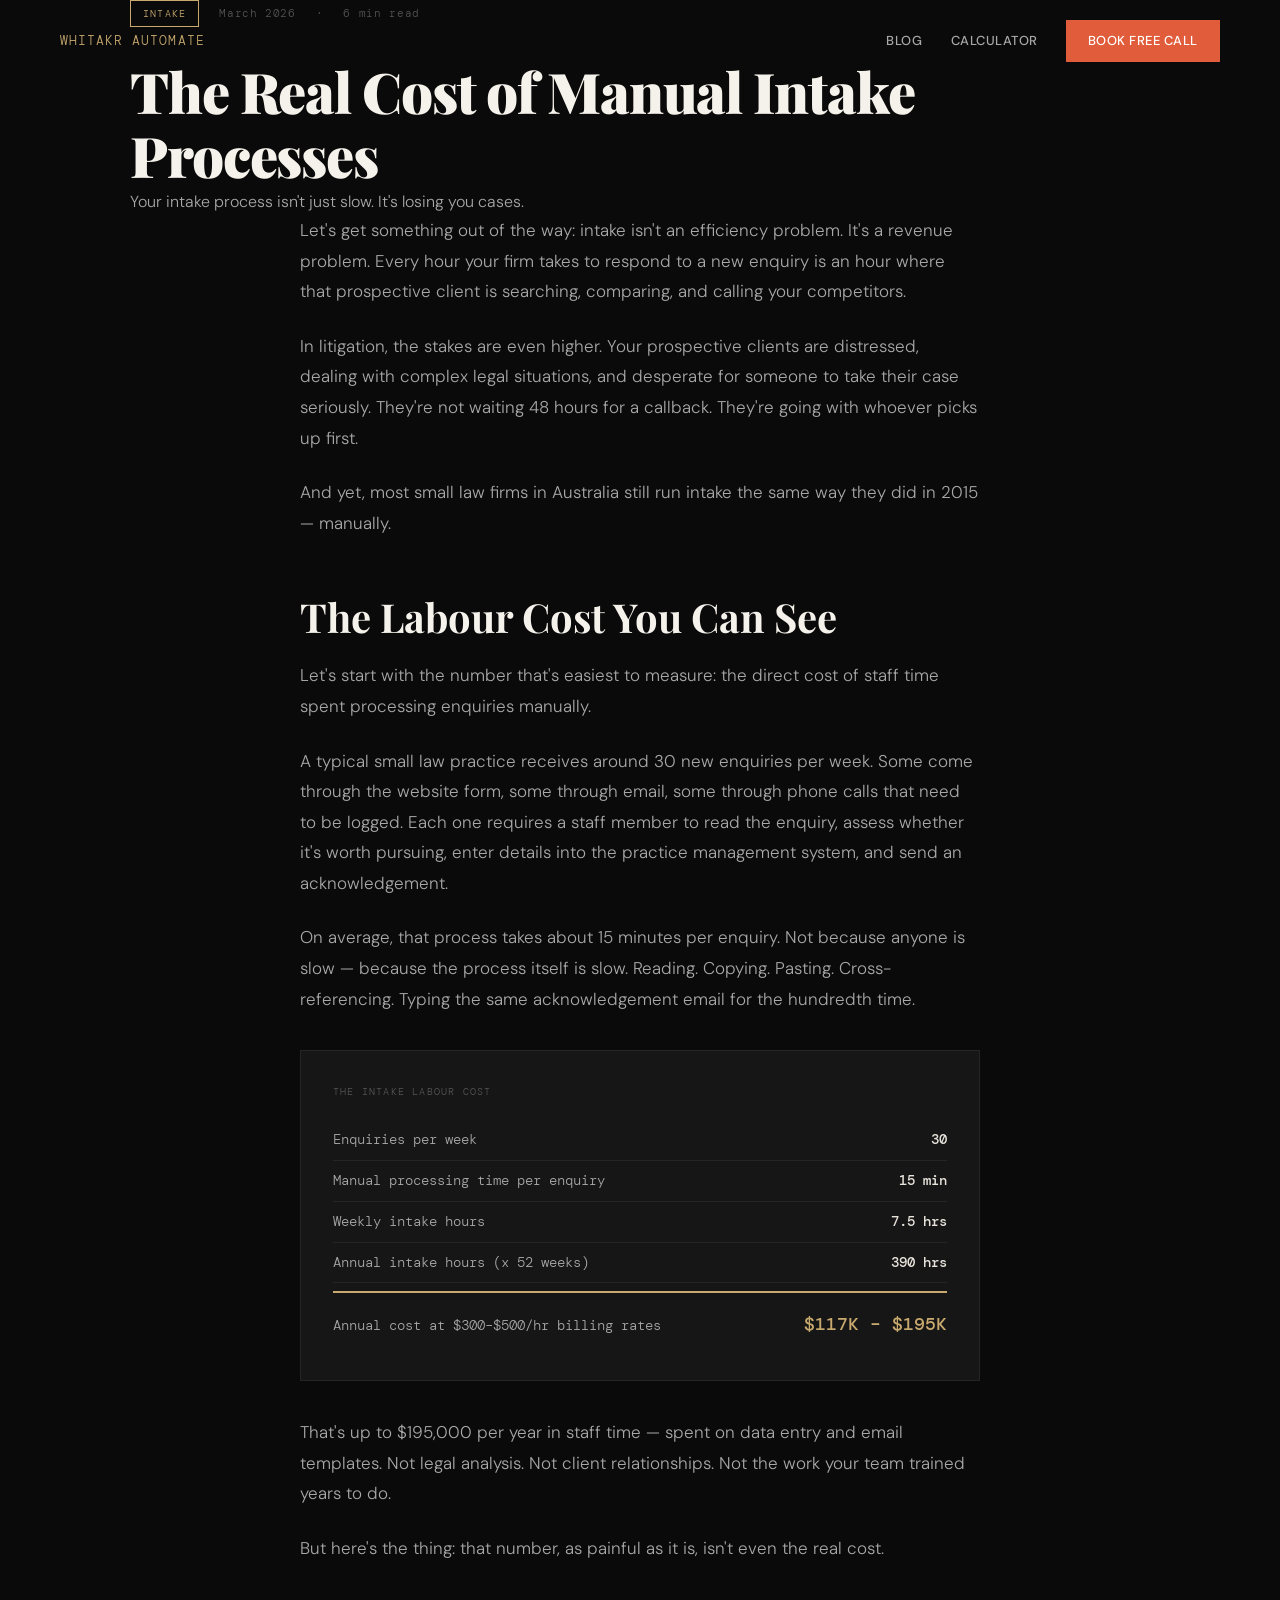
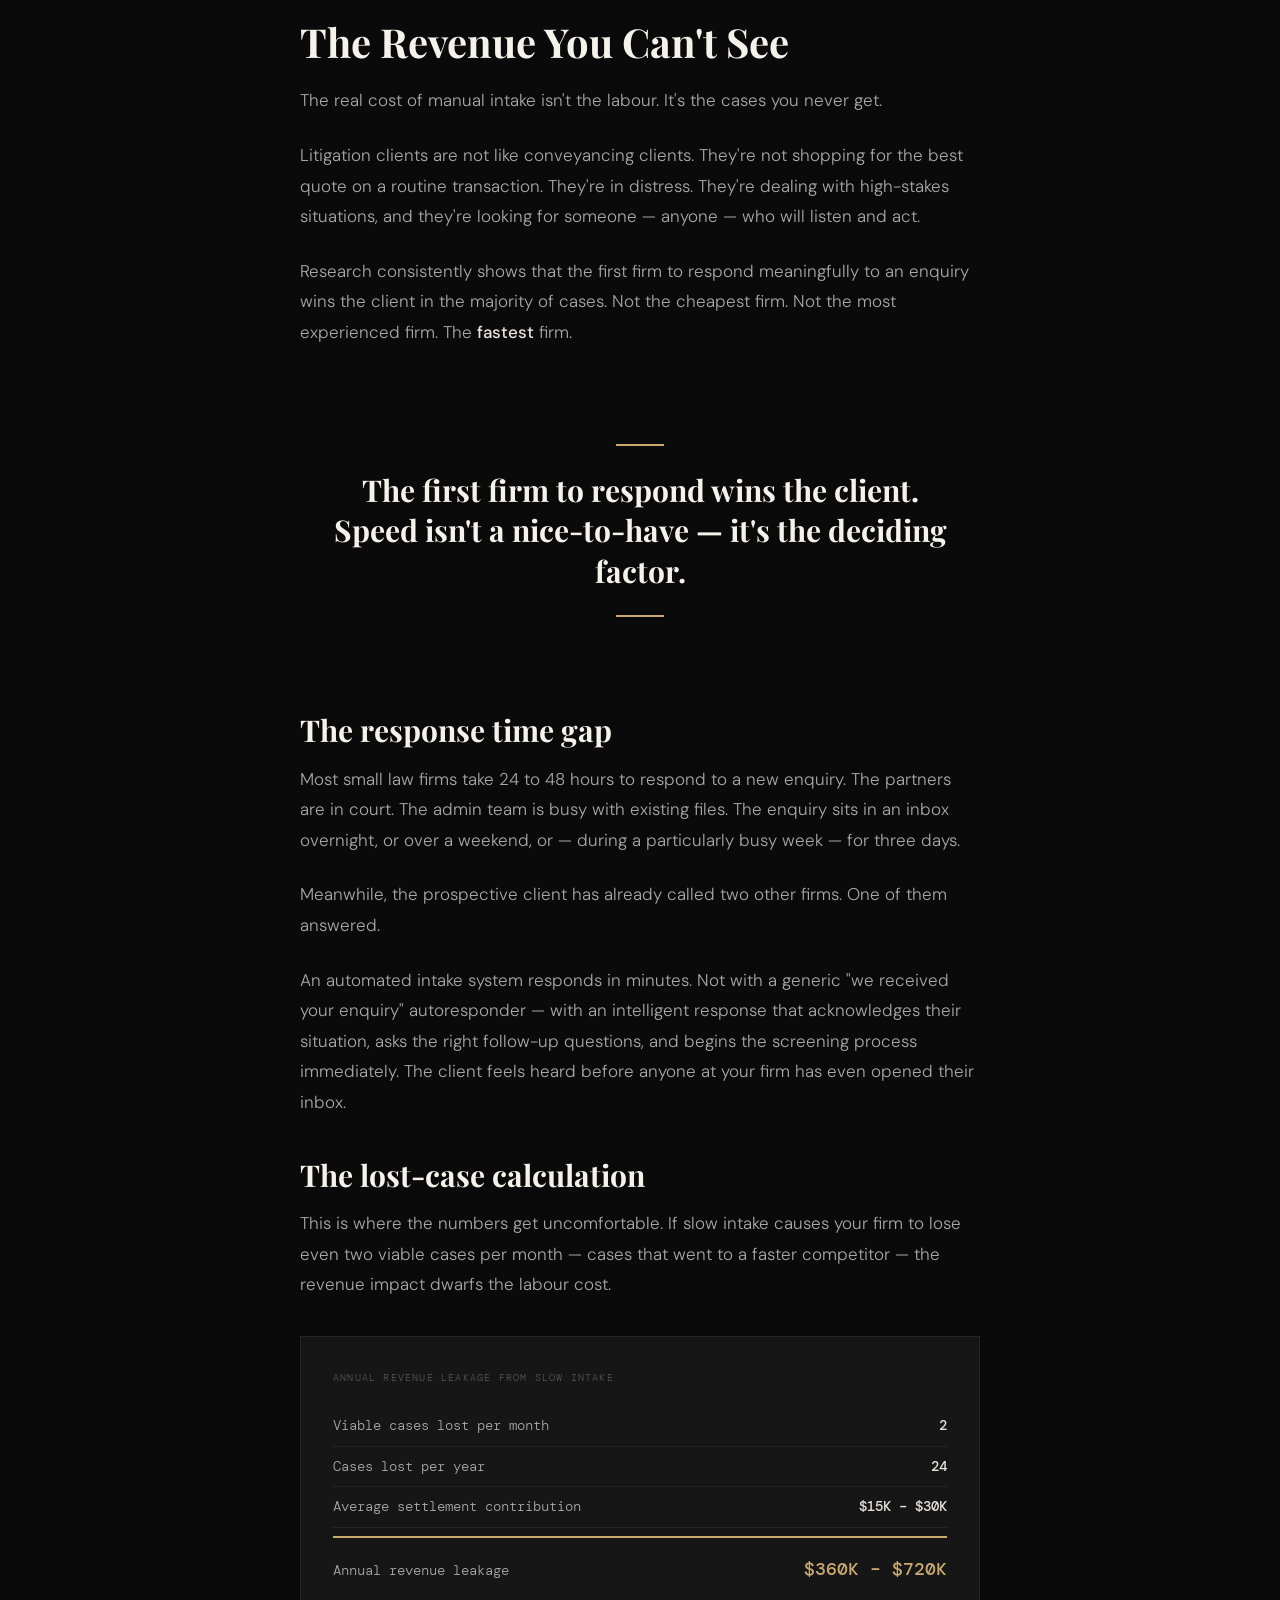
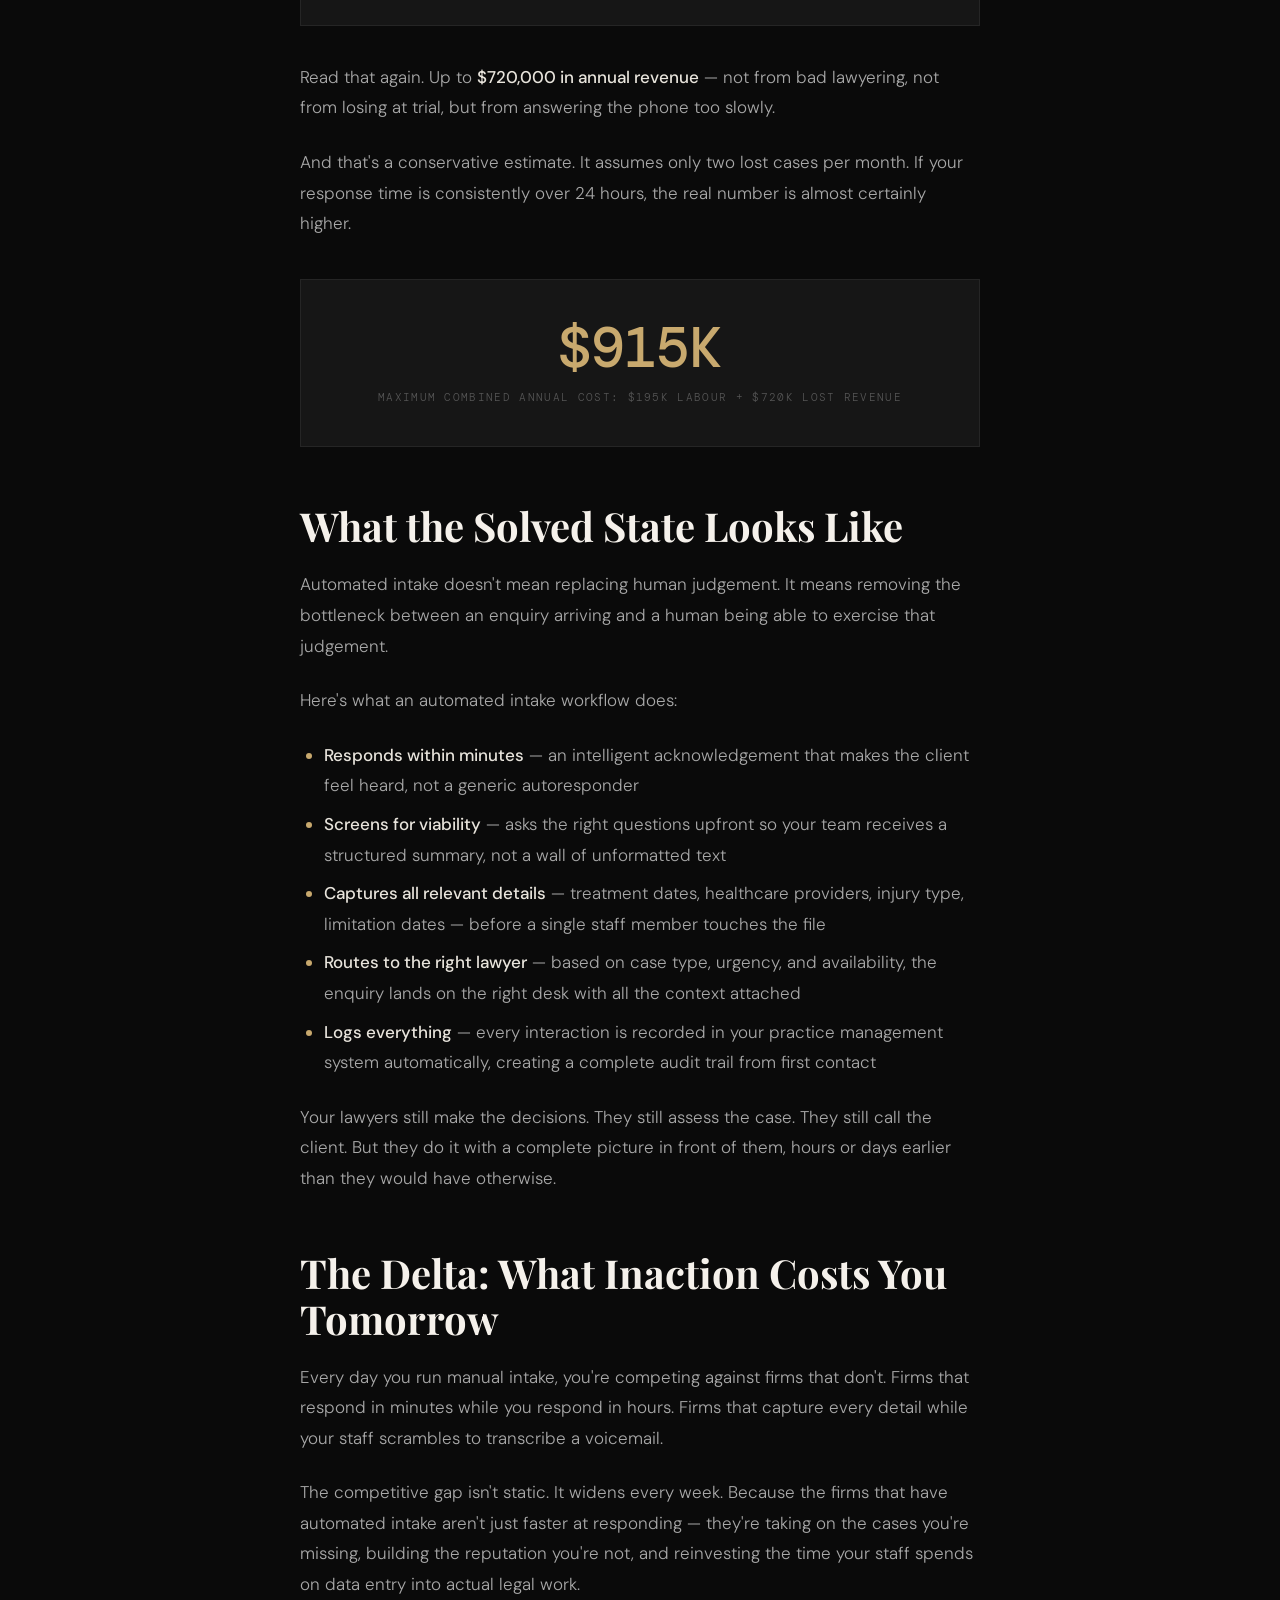
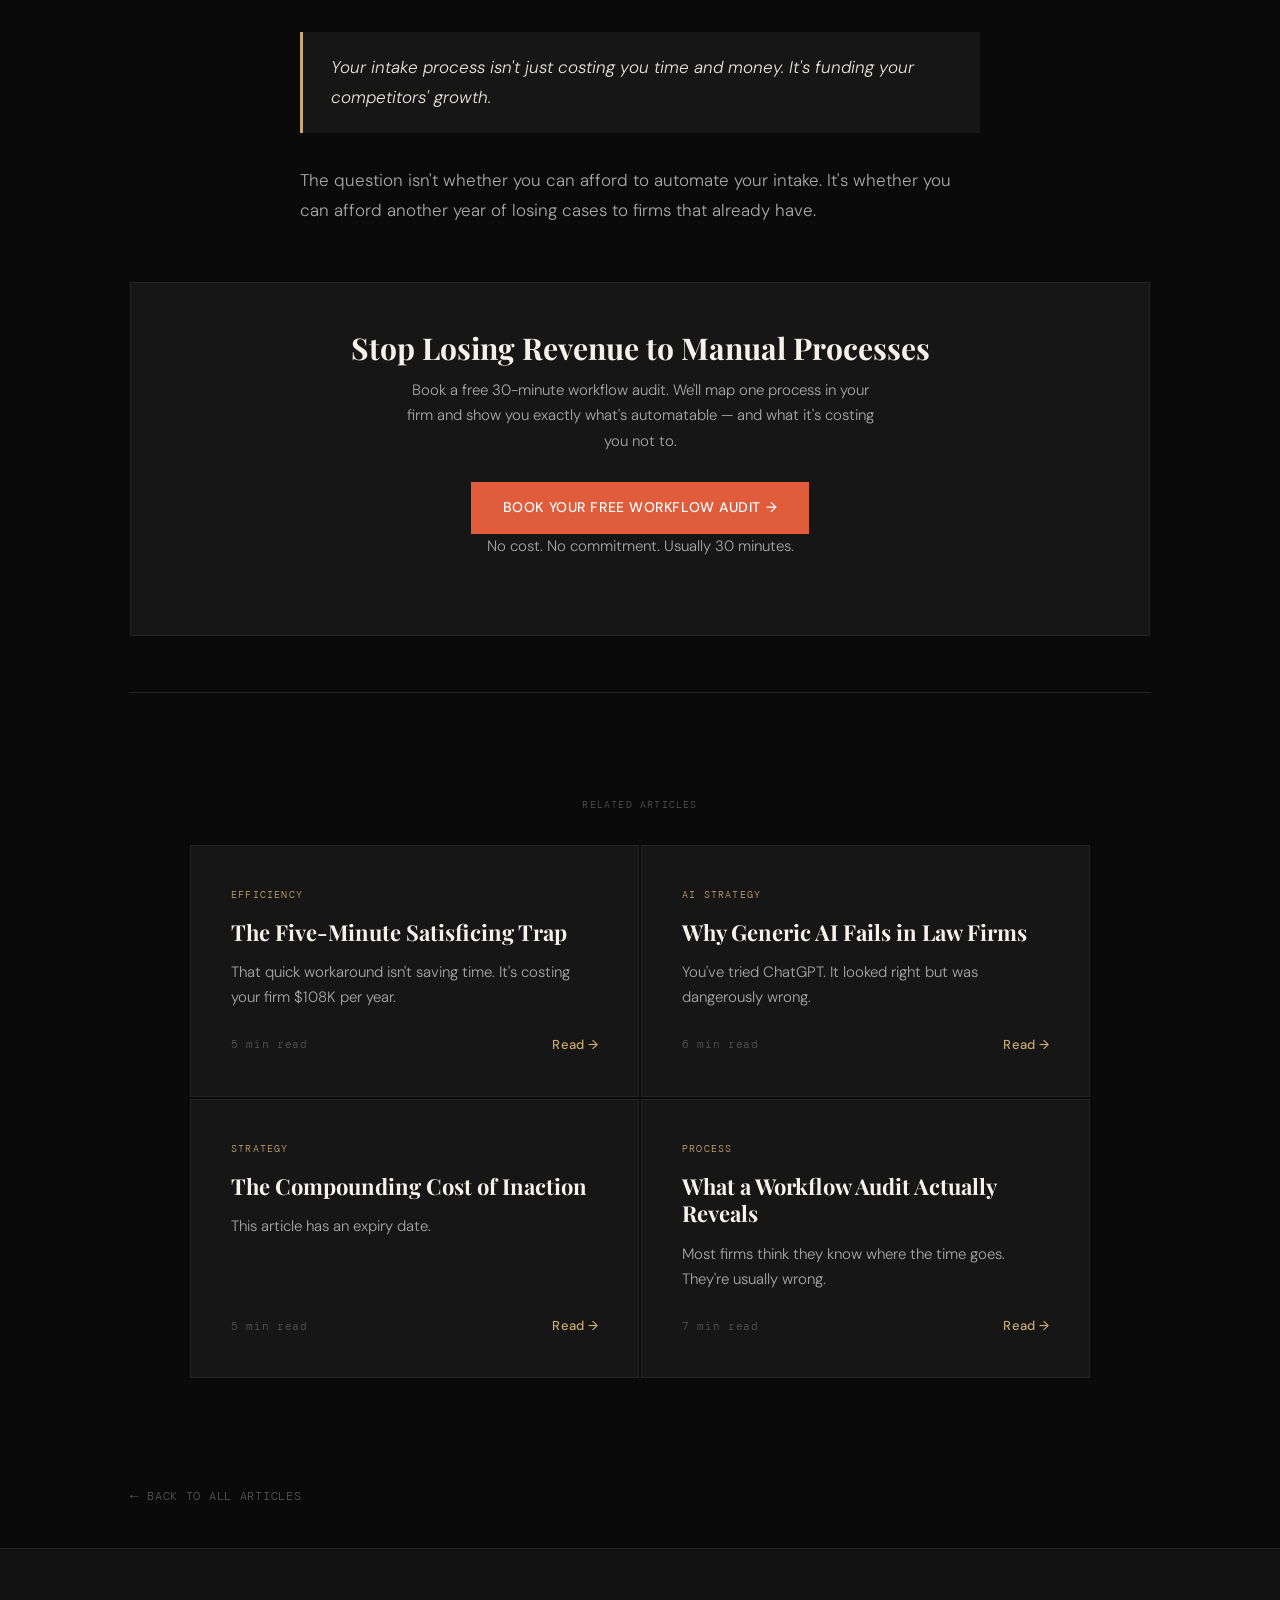
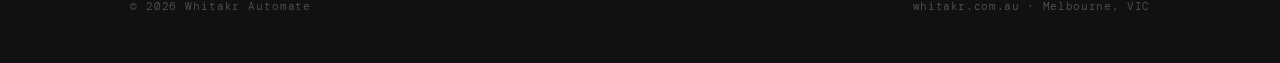
<file: blog/the-real-cost-of-manual-intake-processes/index.html>
<!DOCTYPE html>
<html lang="en">
<head>
  <meta charset="UTF-8">
  <meta name="viewport" content="width=device-width, initial-scale=1.0">
  <title>The Real Cost of Manual Intake Processes — Whitakr Automate</title>
  <meta name="description" content="Your intake process isn't just slow. It's losing you cases. Here's the maths on what manual intake is really costing your law practice.">
  <meta property="og:title" content="The Real Cost of Manual Intake Processes">
  <meta property="og:description" content="Your intake process isn't just slow. It's losing you cases.">
  <meta property="og:type" content="article">
  <link rel="preconnect" href="https://fonts.googleapis.com">
  <link rel="preconnect" href="https://fonts.gstatic.com" crossorigin>
  <link href="https://fonts.googleapis.com/css2?family=Playfair+Display:ital,wght@0,700;0,900;1,700&family=DM+Sans:wght@300;400;500&family=DM+Mono:wght@400;500&display=swap" rel="stylesheet">
  <link rel="stylesheet" href="/blog/blog-styles.css">
</head>
<body>
  <nav id="navbar">
    <a href="/" class="nav-logo">Whitakr Automate</a>
    <div class="nav-links">
      <a href="/blog" class="nav-link">Blog</a>
      <a href="/calculator" class="nav-link">Calculator</a>
      <a href="https://calendly.com/whitakr-automate/30min" target="_blank" class="nav-cta">Book Free Call</a>
    </div>
  </nav>

  <article>
    <header class="article-header">
      <div class="container">
        <div class="article-meta">
          <span class="article-category">Intake</span>
          <span class="article-date">March 2026</span>
          <span class="article-read-time">6 min read</span>
        </div>
        <h1>The Real Cost of Manual Intake Processes</h1>
        <p class="article-subtitle">Your intake process isn't just slow. It's losing you cases.</p>
      </div>
    </header>

    <div class="article-content container">
      <div class="article-body">

        <p>Let's get something out of the way: intake isn't an efficiency problem. It's a revenue problem. Every hour your firm takes to respond to a new enquiry is an hour where that prospective client is searching, comparing, and calling your competitors.</p>

        <p>In litigation, the stakes are even higher. Your prospective clients are distressed, dealing with complex legal situations, and desperate for someone to take their case seriously. They're not waiting 48 hours for a callback. They're going with whoever picks up first.</p>

        <p>And yet, most small law firms in Australia still run intake the same way they did in 2015 &mdash; manually.</p>

        <h2>The Labour Cost You Can See</h2>

        <p>Let's start with the number that's easiest to measure: the direct cost of staff time spent processing enquiries manually.</p>

        <p>A typical small law practice receives around 30 new enquiries per week. Some come through the website form, some through email, some through phone calls that need to be logged. Each one requires a staff member to read the enquiry, assess whether it's worth pursuing, enter details into the practice management system, and send an acknowledgement.</p>

        <p>On average, that process takes about 15 minutes per enquiry. Not because anyone is slow &mdash; because the process itself is slow. Reading. Copying. Pasting. Cross-referencing. Typing the same acknowledgement email for the hundredth time.</p>

        <div class="math-breakdown">
          <div class="math-breakdown-title">The intake labour cost</div>
          <div class="math-row">
            <span class="math-row-label">Enquiries per week</span>
            <span class="math-row-value">30</span>
          </div>
          <div class="math-row">
            <span class="math-row-label">Manual processing time per enquiry</span>
            <span class="math-row-value">15 min</span>
          </div>
          <div class="math-row">
            <span class="math-row-label">Weekly intake hours</span>
            <span class="math-row-value">7.5 hrs</span>
          </div>
          <div class="math-row">
            <span class="math-row-label">Annual intake hours (x 52 weeks)</span>
            <span class="math-row-value">390 hrs</span>
          </div>
          <div class="math-row math-total">
            <span class="math-row-label">Annual cost at $300&ndash;$500/hr billing rates</span>
            <span class="math-row-value">$117K &ndash; $195K</span>
          </div>
        </div>

        <p>That's up to $195,000 per year in staff time &mdash; spent on data entry and email templates. Not legal analysis. Not client relationships. Not the work your team trained years to do.</p>

        <p>But here's the thing: that number, as painful as it is, isn't even the real cost.</p>

        <h2>The Revenue You Can't See</h2>

        <p>The real cost of manual intake isn't the labour. It's the cases you never get.</p>

        <p>Litigation clients are not like conveyancing clients. They're not shopping for the best quote on a routine transaction. They're in distress. They're dealing with high-stakes situations, and they're looking for someone &mdash; anyone &mdash; who will listen and act.</p>

        <p>Research consistently shows that the first firm to respond meaningfully to an enquiry wins the client in the majority of cases. Not the cheapest firm. Not the most experienced firm. The <strong>fastest</strong> firm.</p>

        <div class="pull-quote">The first firm to respond wins the client. Speed isn't a nice-to-have &mdash; it's the deciding factor.</div>

        <h3>The response time gap</h3>

        <p>Most small law firms take 24 to 48 hours to respond to a new enquiry. The partners are in court. The admin team is busy with existing files. The enquiry sits in an inbox overnight, or over a weekend, or &mdash; during a particularly busy week &mdash; for three days.</p>

        <p>Meanwhile, the prospective client has already called two other firms. One of them answered.</p>

        <p>An automated intake system responds in minutes. Not with a generic "we received your enquiry" autoresponder &mdash; with an intelligent response that acknowledges their situation, asks the right follow-up questions, and begins the screening process immediately. The client feels heard before anyone at your firm has even opened their inbox.</p>

        <h3>The lost-case calculation</h3>

        <p>This is where the numbers get uncomfortable. If slow intake causes your firm to lose even two viable cases per month &mdash; cases that went to a faster competitor &mdash; the revenue impact dwarfs the labour cost.</p>

        <div class="math-breakdown">
          <div class="math-breakdown-title">Annual revenue leakage from slow intake</div>
          <div class="math-row">
            <span class="math-row-label">Viable cases lost per month</span>
            <span class="math-row-value">2</span>
          </div>
          <div class="math-row">
            <span class="math-row-label">Cases lost per year</span>
            <span class="math-row-value">24</span>
          </div>
          <div class="math-row">
            <span class="math-row-label">Average settlement contribution</span>
            <span class="math-row-value">$15K &ndash; $30K</span>
          </div>
          <div class="math-row math-total">
            <span class="math-row-label">Annual revenue leakage</span>
            <span class="math-row-value">$360K &ndash; $720K</span>
          </div>
        </div>

        <p>Read that again. Up to <strong>$720,000 in annual revenue</strong> &mdash; not from bad lawyering, not from losing at trial, but from answering the phone too slowly.</p>

        <p>And that's a conservative estimate. It assumes only two lost cases per month. If your response time is consistently over 24 hours, the real number is almost certainly higher.</p>

        <div class="stat-callout">
          <div class="stat-callout-number">$915K</div>
          <div class="stat-callout-label">Maximum combined annual cost: $195K labour + $720K lost revenue</div>
        </div>

        <h2>What the Solved State Looks Like</h2>

        <p>Automated intake doesn't mean replacing human judgement. It means removing the bottleneck between an enquiry arriving and a human being able to exercise that judgement.</p>

        <p>Here's what an automated intake workflow does:</p>

        <ul>
          <li><strong>Responds within minutes</strong> &mdash; an intelligent acknowledgement that makes the client feel heard, not a generic autoresponder</li>
          <li><strong>Screens for viability</strong> &mdash; asks the right questions upfront so your team receives a structured summary, not a wall of unformatted text</li>
          <li><strong>Captures all relevant details</strong> &mdash; treatment dates, healthcare providers, injury type, limitation dates &mdash; before a single staff member touches the file</li>
          <li><strong>Routes to the right lawyer</strong> &mdash; based on case type, urgency, and availability, the enquiry lands on the right desk with all the context attached</li>
          <li><strong>Logs everything</strong> &mdash; every interaction is recorded in your practice management system automatically, creating a complete audit trail from first contact</li>
        </ul>

        <p>Your lawyers still make the decisions. They still assess the case. They still call the client. But they do it with a complete picture in front of them, hours or days earlier than they would have otherwise.</p>

        <h2>The Delta: What Inaction Costs You Tomorrow</h2>

        <p>Every day you run manual intake, you're competing against firms that don't. Firms that respond in minutes while you respond in hours. Firms that capture every detail while your staff scrambles to transcribe a voicemail.</p>

        <p>The competitive gap isn't static. It widens every week. Because the firms that have automated intake aren't just faster at responding &mdash; they're taking on the cases you're missing, building the reputation you're not, and reinvesting the time your staff spends on data entry into actual legal work.</p>

        <blockquote>
          <p>Your intake process isn't just costing you time and money. It's funding your competitors' growth.</p>
        </blockquote>

        <p>The question isn't whether you can afford to automate your intake. It's whether you can afford another year of losing cases to firms that already have.</p>

      </div>
    </div>

    <div class="article-cta container">
      <div class="cta-box">
        <h3>Stop Losing Revenue to Manual Processes</h3>
        <p>Book a free 30-minute workflow audit. We'll map one process in your firm and show you exactly what's automatable — and what it's costing you not to.</p>
        <a href="https://calendly.com/whitakr-automate/30min" target="_blank" class="btn-primary">Book Your Free Workflow Audit &rarr;</a>
        <p class="cta-disclaimer">No cost. No commitment. Usually 30 minutes.</p>
      </div>
    </div>

    <div class="article-footer container">
      <div class="related-posts">
        <p class="related-posts-title">Related Articles</p>
        <div class="related-grid">
          <a href="/blog/the-hidden-cost-of-just-five-minutes/" class="post-card">
            <span class="post-card-category">Efficiency</span>
            <h3>The Five-Minute Satisficing Trap</h3>
            <p class="post-card-hook">That quick workaround isn't saving time. It's costing your firm $108K per year.</p>
            <div class="post-card-meta">
              <span>5 min read</span>
              <span class="post-card-link">Read &rarr;</span>
            </div>
          </a>
          <a href="/blog/why-generic-ai-fails-in-law-firms/" class="post-card">
            <span class="post-card-category">AI Strategy</span>
            <h3>Why Generic AI Fails in Law Firms</h3>
            <p class="post-card-hook">You've tried ChatGPT. It looked right but was dangerously wrong.</p>
            <div class="post-card-meta">
              <span>6 min read</span>
              <span class="post-card-link">Read &rarr;</span>
            </div>
          </a>
          <a href="/blog/the-compounding-cost-of-inaction/" class="post-card">
            <span class="post-card-category">Strategy</span>
            <h3>The Compounding Cost of Inaction</h3>
            <p class="post-card-hook">This article has an expiry date.</p>
            <div class="post-card-meta">
              <span>5 min read</span>
              <span class="post-card-link">Read &rarr;</span>
            </div>
          </a>
          <a href="/blog/why-your-firms-most-expensive-employee-is-doing-admin/" class="post-card">
            <span class="post-card-category">Process</span>
            <h3>What a Workflow Audit Actually Reveals</h3>
            <p class="post-card-hook">Most firms think they know where the time goes. They're usually wrong.</p>
            <div class="post-card-meta">
              <span>7 min read</span>
              <span class="post-card-link">Read &rarr;</span>
            </div>
          </a>
        </div>
      </div>
      <a href="/blog" class="back-to-blog">Back to All Articles</a>
    </div>
  </article>

  <footer>
    <div class="container">
      <div class="footer-inner">
        <div class="footer-left">&copy; 2026 Whitakr Automate</div>
        <div class="footer-right">whitakr.com.au &middot; Melbourne, VIC</div>
      </div>
    </div>
  </footer>
</body>
</html>
</file>
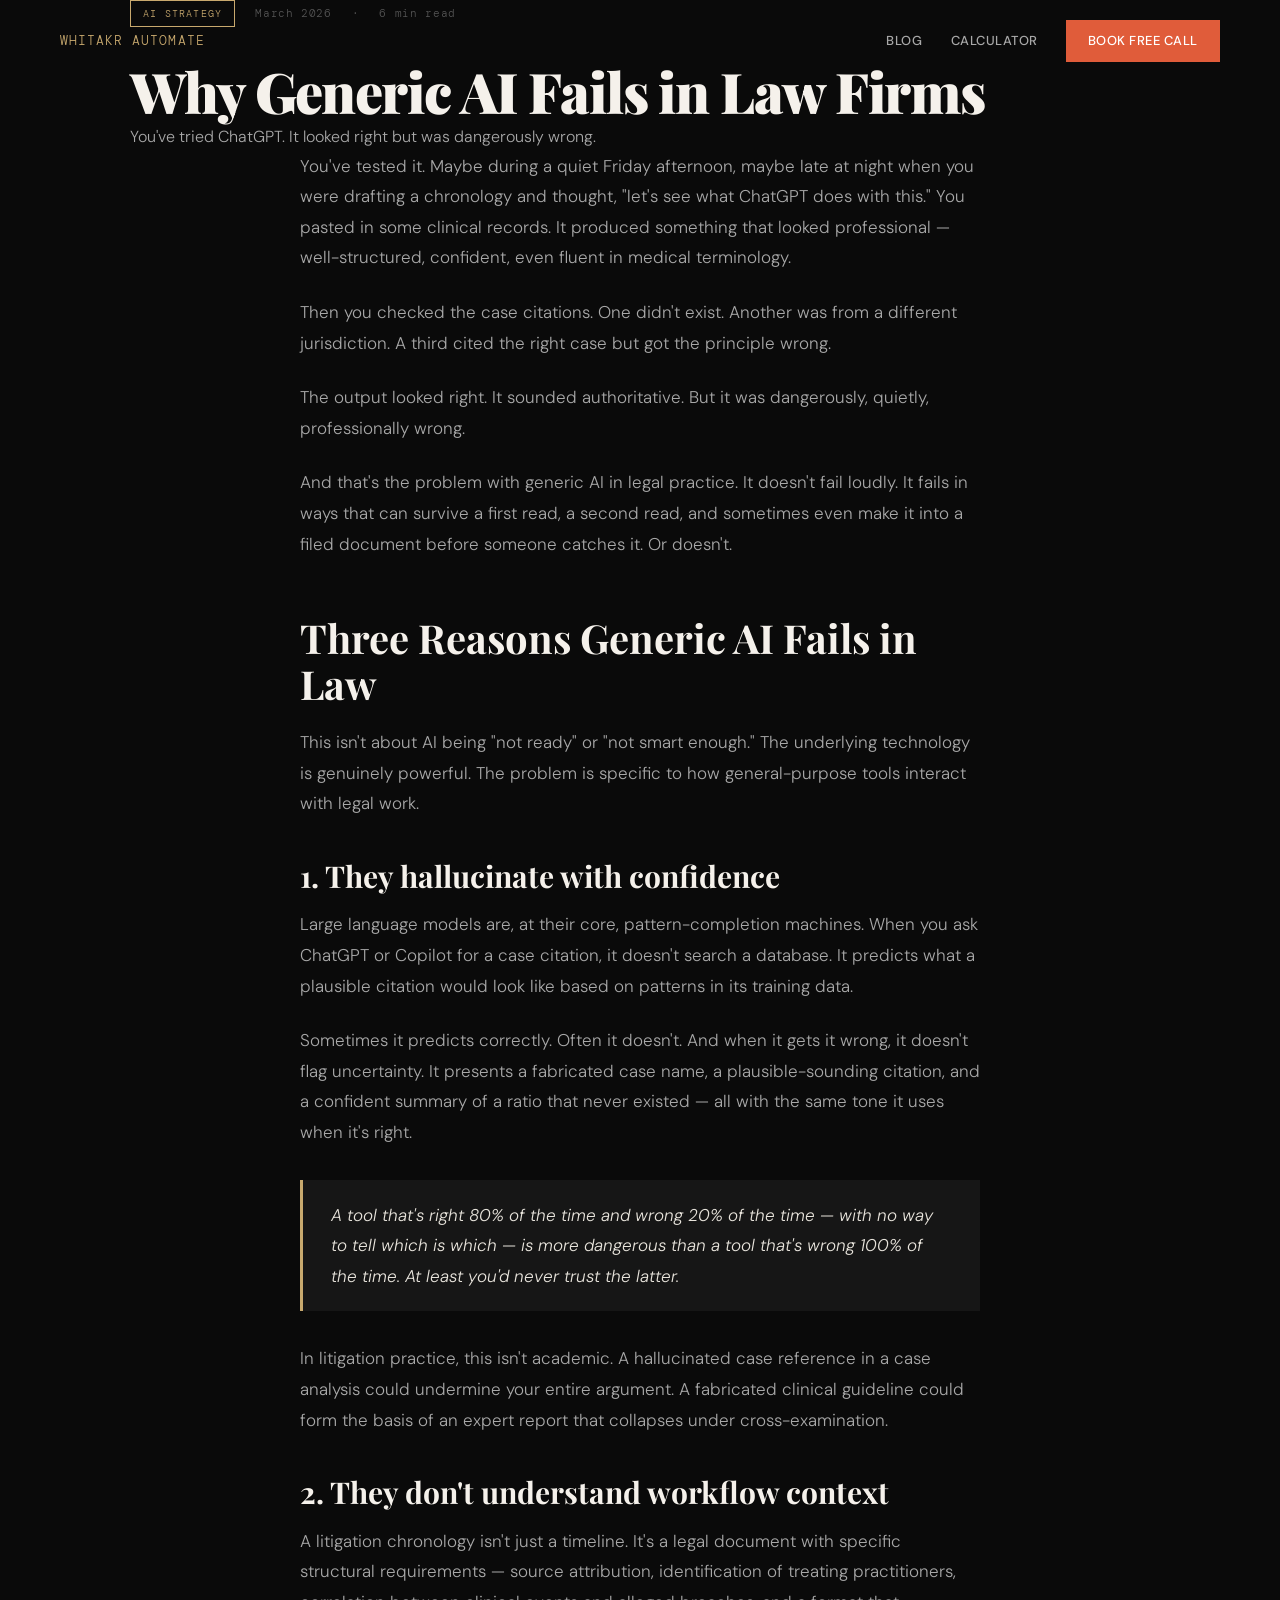
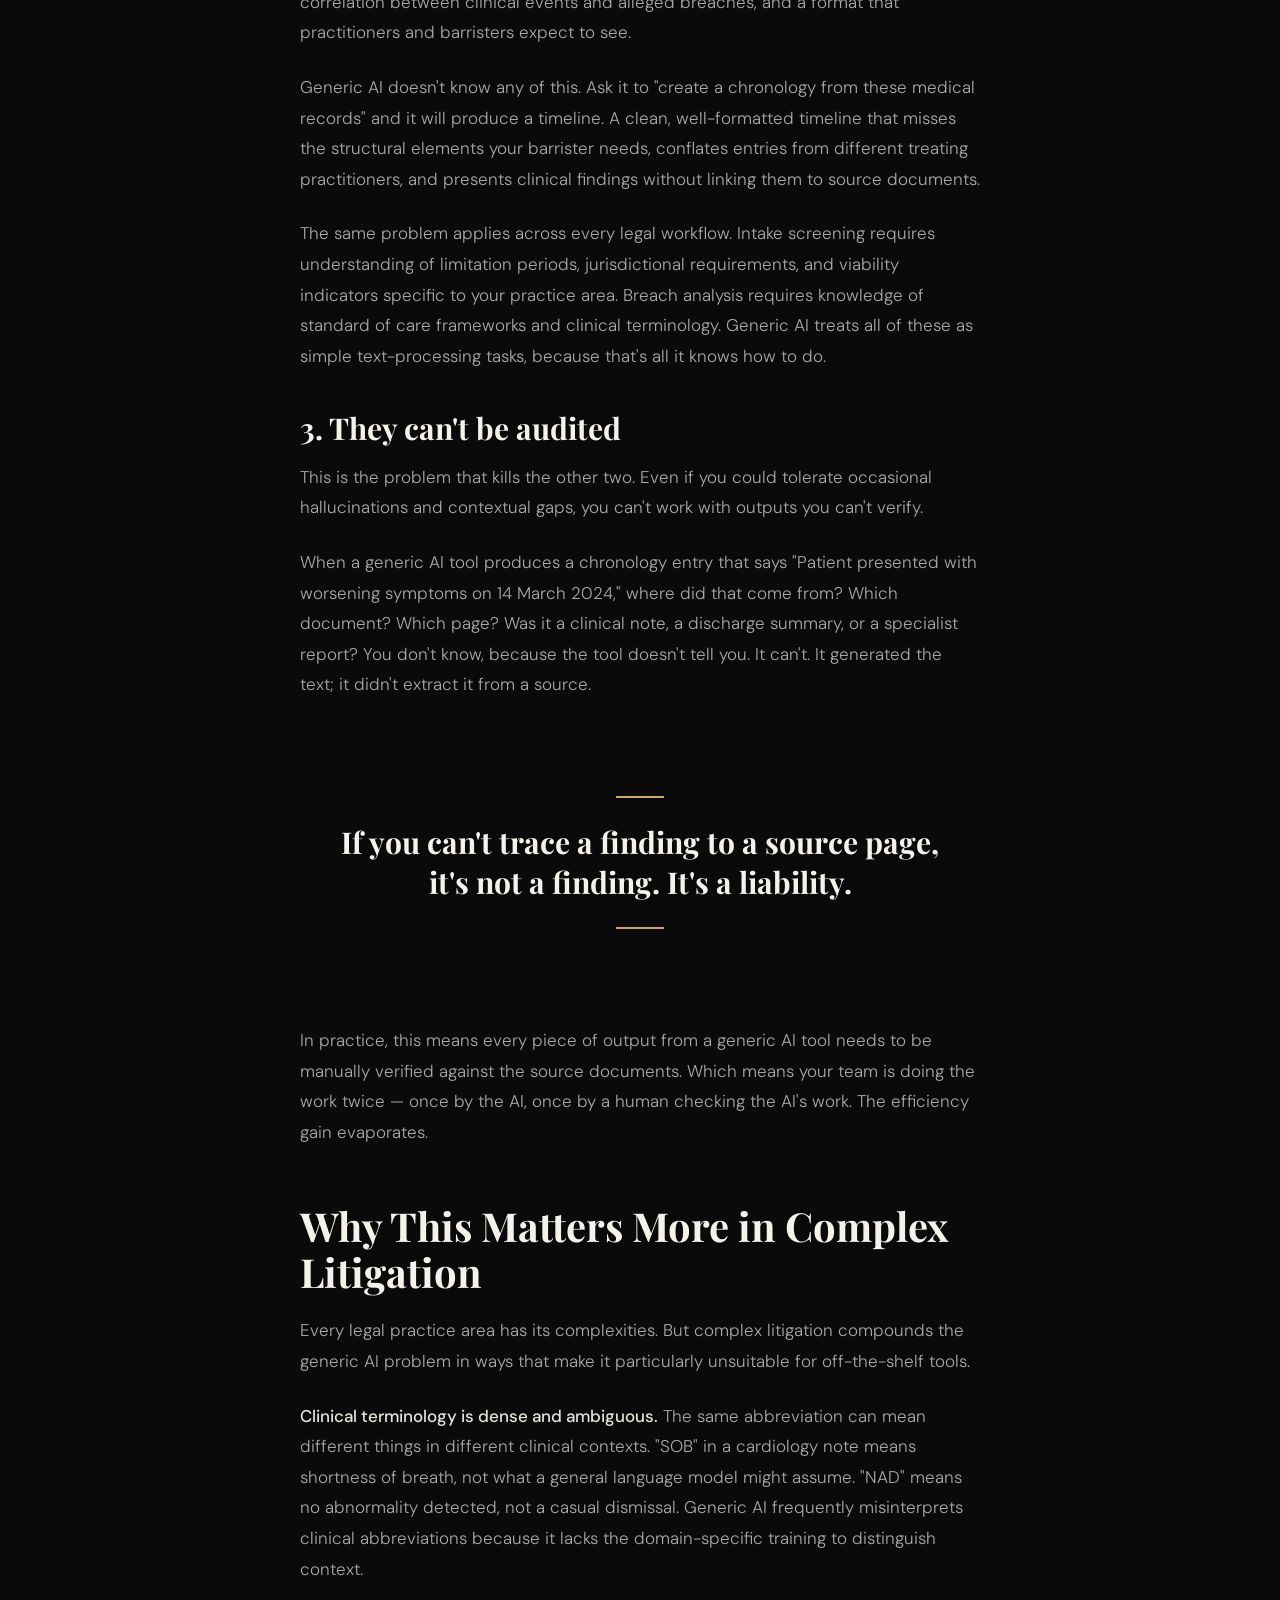
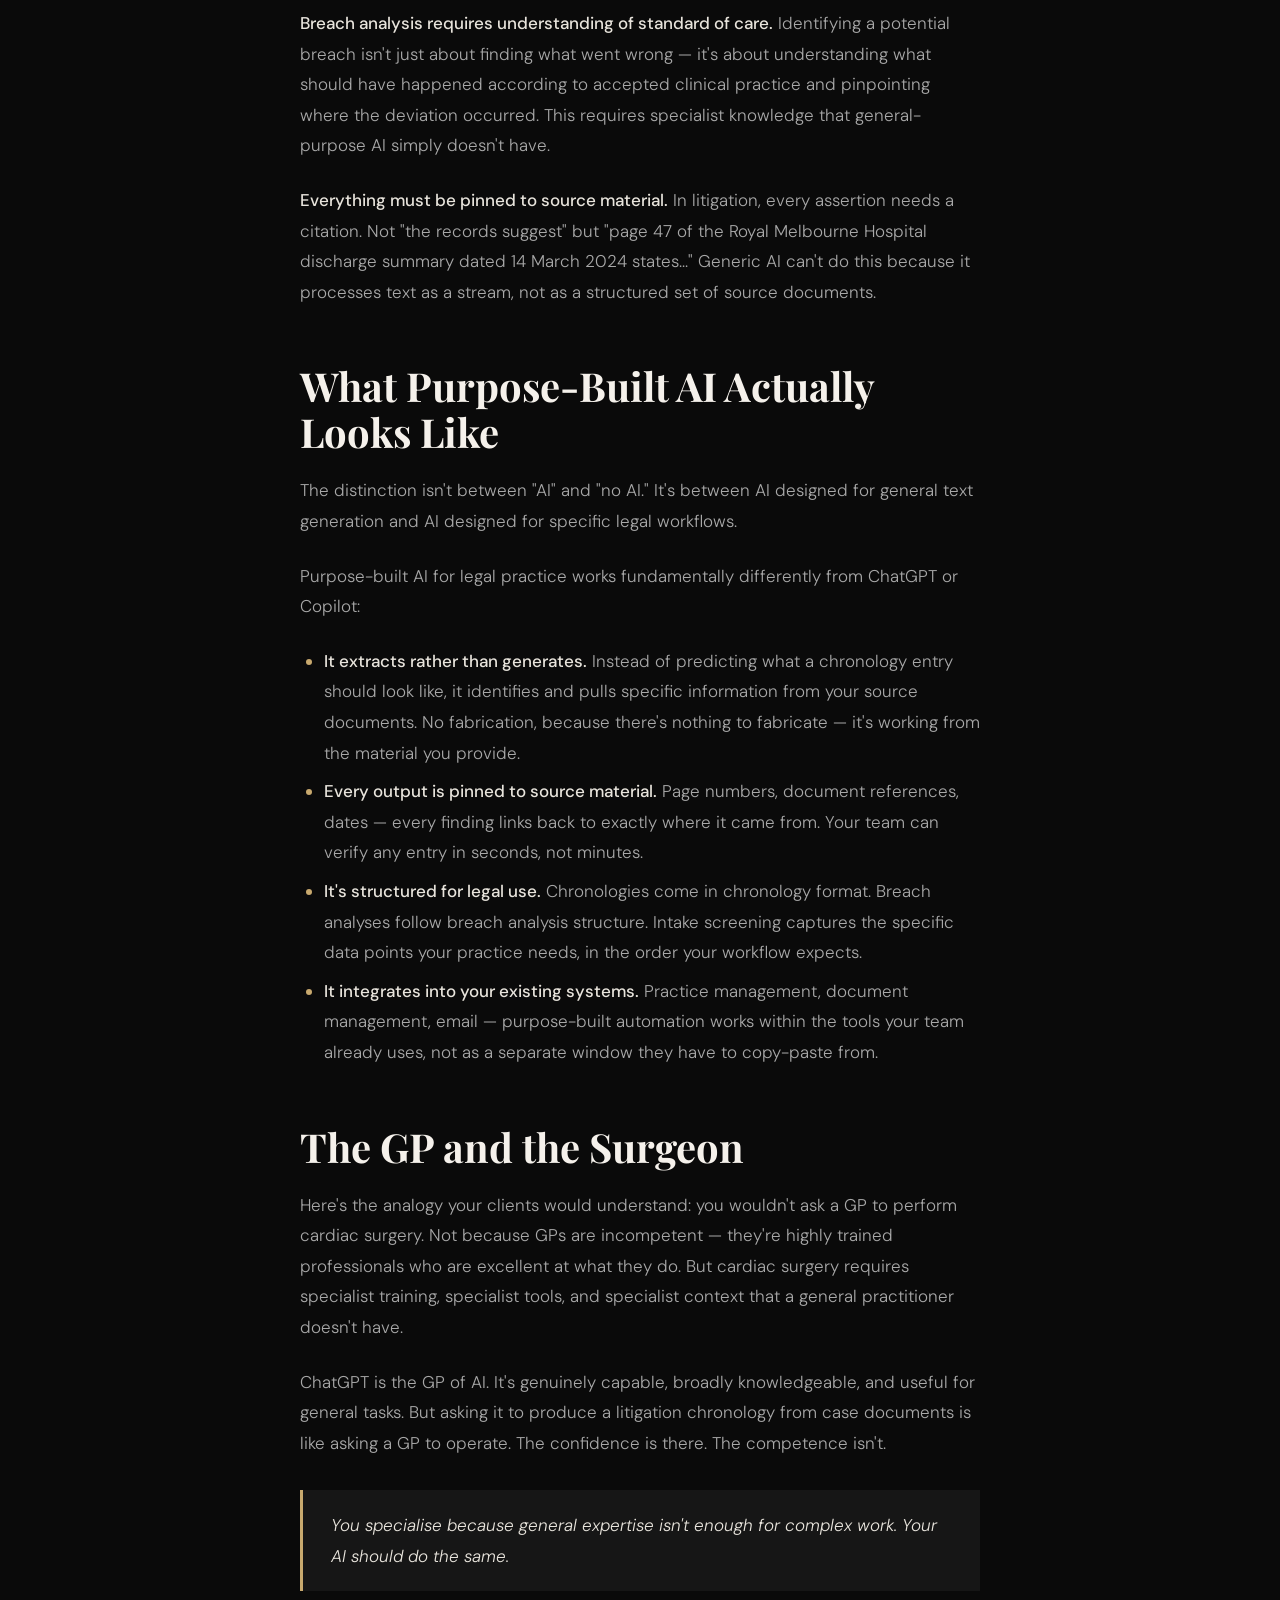
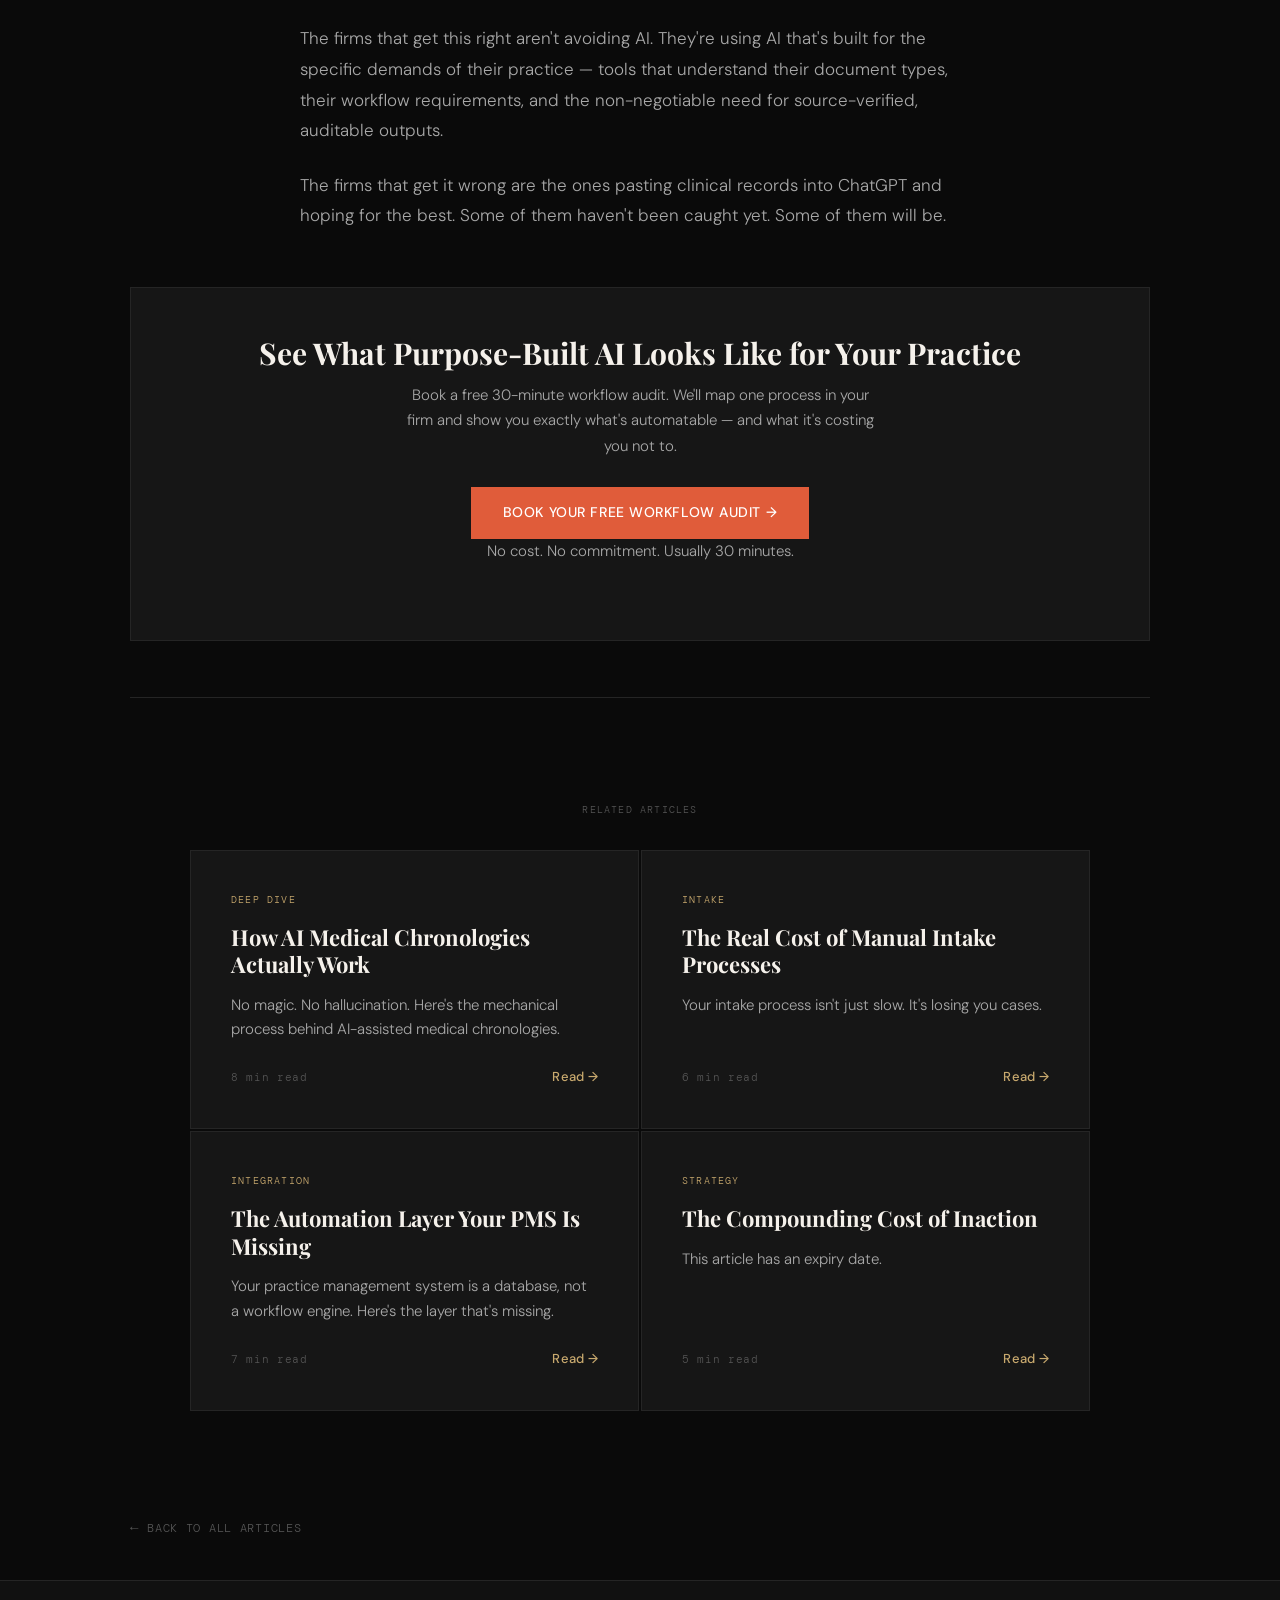
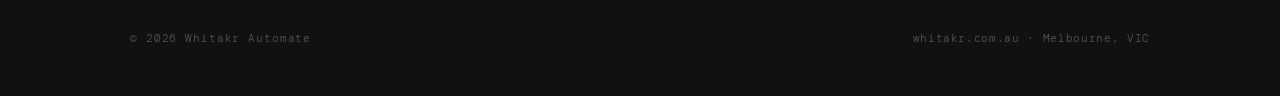
<file: blog/why-generic-ai-fails-in-law-firms/index.html>
<!DOCTYPE html>
<html lang="en">
<head>
  <meta charset="UTF-8">
  <meta name="viewport" content="width=device-width, initial-scale=1.0">
  <title>Why Generic AI Fails in Law Firms — Whitakr Automate</title>
  <meta name="description" content="You've tried ChatGPT. It looked right but was dangerously wrong. Here's why general-purpose AI tools fail in legal practice — and what purpose-built AI actually looks like.">
  <meta property="og:title" content="Why Generic AI Fails in Law Firms">
  <meta property="og:description" content="You've tried ChatGPT. It looked right but was dangerously wrong.">
  <meta property="og:type" content="article">
  <link rel="preconnect" href="https://fonts.googleapis.com">
  <link rel="preconnect" href="https://fonts.gstatic.com" crossorigin>
  <link href="https://fonts.googleapis.com/css2?family=Playfair+Display:ital,wght@0,700;0,900;1,700&family=DM+Sans:wght@300;400;500&family=DM+Mono:wght@400;500&display=swap" rel="stylesheet">
  <link rel="stylesheet" href="/blog/blog-styles.css">
</head>
<body>
  <nav id="navbar">
    <a href="/" class="nav-logo">Whitakr Automate</a>
    <div class="nav-links">
      <a href="/blog" class="nav-link">Blog</a>
      <a href="/calculator" class="nav-link">Calculator</a>
      <a href="https://calendly.com/whitakr-automate/30min" target="_blank" class="nav-cta">Book Free Call</a>
    </div>
  </nav>

  <article>
    <header class="article-header">
      <div class="container">
        <div class="article-meta">
          <span class="article-category">AI Strategy</span>
          <span class="article-date">March 2026</span>
          <span class="article-read-time">6 min read</span>
        </div>
        <h1>Why Generic AI Fails in Law Firms</h1>
        <p class="article-subtitle">You've tried ChatGPT. It looked right but was dangerously wrong.</p>
      </div>
    </header>

    <div class="article-content container">
      <div class="article-body">

        <p>You've tested it. Maybe during a quiet Friday afternoon, maybe late at night when you were drafting a chronology and thought, "let's see what ChatGPT does with this." You pasted in some clinical records. It produced something that looked professional &mdash; well-structured, confident, even fluent in medical terminology.</p>

        <p>Then you checked the case citations. One didn't exist. Another was from a different jurisdiction. A third cited the right case but got the principle wrong.</p>

        <p>The output looked right. It sounded authoritative. But it was dangerously, quietly, professionally wrong.</p>

        <p>And that's the problem with generic AI in legal practice. It doesn't fail loudly. It fails in ways that can survive a first read, a second read, and sometimes even make it into a filed document before someone catches it. Or doesn't.</p>

        <h2>Three Reasons Generic AI Fails in Law</h2>

        <p>This isn't about AI being "not ready" or "not smart enough." The underlying technology is genuinely powerful. The problem is specific to how general-purpose tools interact with legal work.</p>

        <h3>1. They hallucinate with confidence</h3>

        <p>Large language models are, at their core, pattern-completion machines. When you ask ChatGPT or Copilot for a case citation, it doesn't search a database. It predicts what a plausible citation would look like based on patterns in its training data.</p>

        <p>Sometimes it predicts correctly. Often it doesn't. And when it gets it wrong, it doesn't flag uncertainty. It presents a fabricated case name, a plausible-sounding citation, and a confident summary of a ratio that never existed &mdash; all with the same tone it uses when it's right.</p>

        <blockquote>
          <p>A tool that's right 80% of the time and wrong 20% of the time &mdash; with no way to tell which is which &mdash; is more dangerous than a tool that's wrong 100% of the time. At least you'd never trust the latter.</p>
        </blockquote>

        <p>In litigation practice, this isn't academic. A hallucinated case reference in a case analysis could undermine your entire argument. A fabricated clinical guideline could form the basis of an expert report that collapses under cross-examination.</p>

        <h3>2. They don't understand workflow context</h3>

        <p>A litigation chronology isn't just a timeline. It's a legal document with specific structural requirements &mdash; source attribution, identification of treating practitioners, correlation between clinical events and alleged breaches, and a format that practitioners and barristers expect to see.</p>

        <p>Generic AI doesn't know any of this. Ask it to "create a chronology from these medical records" and it will produce a timeline. A clean, well-formatted timeline that misses the structural elements your barrister needs, conflates entries from different treating practitioners, and presents clinical findings without linking them to source documents.</p>

        <p>The same problem applies across every legal workflow. Intake screening requires understanding of limitation periods, jurisdictional requirements, and viability indicators specific to your practice area. Breach analysis requires knowledge of standard of care frameworks and clinical terminology. Generic AI treats all of these as simple text-processing tasks, because that's all it knows how to do.</p>

        <h3>3. They can't be audited</h3>

        <p>This is the problem that kills the other two. Even if you could tolerate occasional hallucinations and contextual gaps, you can't work with outputs you can't verify.</p>

        <p>When a generic AI tool produces a chronology entry that says "Patient presented with worsening symptoms on 14 March 2024," where did that come from? Which document? Which page? Was it a clinical note, a discharge summary, or a specialist report? You don't know, because the tool doesn't tell you. It can't. It generated the text; it didn't extract it from a source.</p>

        <div class="pull-quote">If you can't trace a finding to a source page, it's not a finding. It's a liability.</div>

        <p>In practice, this means every piece of output from a generic AI tool needs to be manually verified against the source documents. Which means your team is doing the work twice &mdash; once by the AI, once by a human checking the AI's work. The efficiency gain evaporates.</p>

        <h2>Why This Matters More in Complex Litigation</h2>

        <p>Every legal practice area has its complexities. But complex litigation compounds the generic AI problem in ways that make it particularly unsuitable for off-the-shelf tools.</p>

        <p><strong>Clinical terminology is dense and ambiguous.</strong> The same abbreviation can mean different things in different clinical contexts. "SOB" in a cardiology note means shortness of breath, not what a general language model might assume. "NAD" means no abnormality detected, not a casual dismissal. Generic AI frequently misinterprets clinical abbreviations because it lacks the domain-specific training to distinguish context.</p>

        <p><strong>Breach analysis requires understanding of standard of care.</strong> Identifying a potential breach isn't just about finding what went wrong &mdash; it's about understanding what should have happened according to accepted clinical practice and pinpointing where the deviation occurred. This requires specialist knowledge that general-purpose AI simply doesn't have.</p>

        <p><strong>Everything must be pinned to source material.</strong> In litigation, every assertion needs a citation. Not "the records suggest" but "page 47 of the Royal Melbourne Hospital discharge summary dated 14 March 2024 states..." Generic AI can't do this because it processes text as a stream, not as a structured set of source documents.</p>

        <h2>What Purpose-Built AI Actually Looks Like</h2>

        <p>The distinction isn't between "AI" and "no AI." It's between AI designed for general text generation and AI designed for specific legal workflows.</p>

        <p>Purpose-built AI for legal practice works fundamentally differently from ChatGPT or Copilot:</p>

        <ul>
          <li><strong>It extracts rather than generates.</strong> Instead of predicting what a chronology entry should look like, it identifies and pulls specific information from your source documents. No fabrication, because there's nothing to fabricate &mdash; it's working from the material you provide.</li>
          <li><strong>Every output is pinned to source material.</strong> Page numbers, document references, dates &mdash; every finding links back to exactly where it came from. Your team can verify any entry in seconds, not minutes.</li>
          <li><strong>It's structured for legal use.</strong> Chronologies come in chronology format. Breach analyses follow breach analysis structure. Intake screening captures the specific data points your practice needs, in the order your workflow expects.</li>
          <li><strong>It integrates into your existing systems.</strong> Practice management, document management, email &mdash; purpose-built automation works within the tools your team already uses, not as a separate window they have to copy-paste from.</li>
        </ul>

        <h2>The GP and the Surgeon</h2>

        <p>Here's the analogy your clients would understand: you wouldn't ask a GP to perform cardiac surgery. Not because GPs are incompetent &mdash; they're highly trained professionals who are excellent at what they do. But cardiac surgery requires specialist training, specialist tools, and specialist context that a general practitioner doesn't have.</p>

        <p>ChatGPT is the GP of AI. It's genuinely capable, broadly knowledgeable, and useful for general tasks. But asking it to produce a litigation chronology from case documents is like asking a GP to operate. The confidence is there. The competence isn't.</p>

        <blockquote>
          <p>You specialise because general expertise isn't enough for complex work. Your AI should do the same.</p>
        </blockquote>

        <p>The firms that get this right aren't avoiding AI. They're using AI that's built for the specific demands of their practice &mdash; tools that understand their document types, their workflow requirements, and the non-negotiable need for source-verified, auditable outputs.</p>

        <p>The firms that get it wrong are the ones pasting clinical records into ChatGPT and hoping for the best. Some of them haven't been caught yet. Some of them will be.</p>

      </div>
    </div>

    <div class="article-cta container">
      <div class="cta-box">
        <h3>See What Purpose-Built AI Looks Like for Your Practice</h3>
        <p>Book a free 30-minute workflow audit. We'll map one process in your firm and show you exactly what's automatable — and what it's costing you not to.</p>
        <a href="https://calendly.com/whitakr-automate/30min" target="_blank" class="btn-primary">Book Your Free Workflow Audit &rarr;</a>
        <p class="cta-disclaimer">No cost. No commitment. Usually 30 minutes.</p>
      </div>
    </div>

    <div class="article-footer container">
      <div class="related-posts">
        <p class="related-posts-title">Related Articles</p>
        <div class="related-grid">
          <a href="/blog/how-one-automation-saved-11-hours-per-week/" class="post-card">
            <span class="post-card-category">Deep Dive</span>
            <h3>How AI Medical Chronologies Actually Work</h3>
            <p class="post-card-hook">No magic. No hallucination. Here's the mechanical process behind AI-assisted medical chronologies.</p>
            <div class="post-card-meta">
              <span>8 min read</span>
              <span class="post-card-link">Read &rarr;</span>
            </div>
          </a>
          <a href="/blog/the-real-cost-of-manual-intake-processes/" class="post-card">
            <span class="post-card-category">Intake</span>
            <h3>The Real Cost of Manual Intake Processes</h3>
            <p class="post-card-hook">Your intake process isn't just slow. It's losing you cases.</p>
            <div class="post-card-meta">
              <span>6 min read</span>
              <span class="post-card-link">Read &rarr;</span>
            </div>
          </a>
          <a href="/blog/document-review-the-silent-profit-killer/" class="post-card">
            <span class="post-card-category">Integration</span>
            <h3>The Automation Layer Your PMS Is Missing</h3>
            <p class="post-card-hook">Your practice management system is a database, not a workflow engine. Here's the layer that's missing.</p>
            <div class="post-card-meta">
              <span>7 min read</span>
              <span class="post-card-link">Read &rarr;</span>
            </div>
          </a>
          <a href="/blog/the-compounding-cost-of-inaction/" class="post-card">
            <span class="post-card-category">Strategy</span>
            <h3>The Compounding Cost of Inaction</h3>
            <p class="post-card-hook">This article has an expiry date.</p>
            <div class="post-card-meta">
              <span>5 min read</span>
              <span class="post-card-link">Read &rarr;</span>
            </div>
          </a>
        </div>
      </div>
      <a href="/blog" class="back-to-blog">Back to All Articles</a>
    </div>
  </article>

  <footer>
    <div class="container">
      <div class="footer-inner">
        <div class="footer-left">&copy; 2026 Whitakr Automate</div>
        <div class="footer-right">whitakr.com.au &middot; Melbourne, VIC</div>
      </div>
    </div>
  </footer>
</body>
</html>
</file>
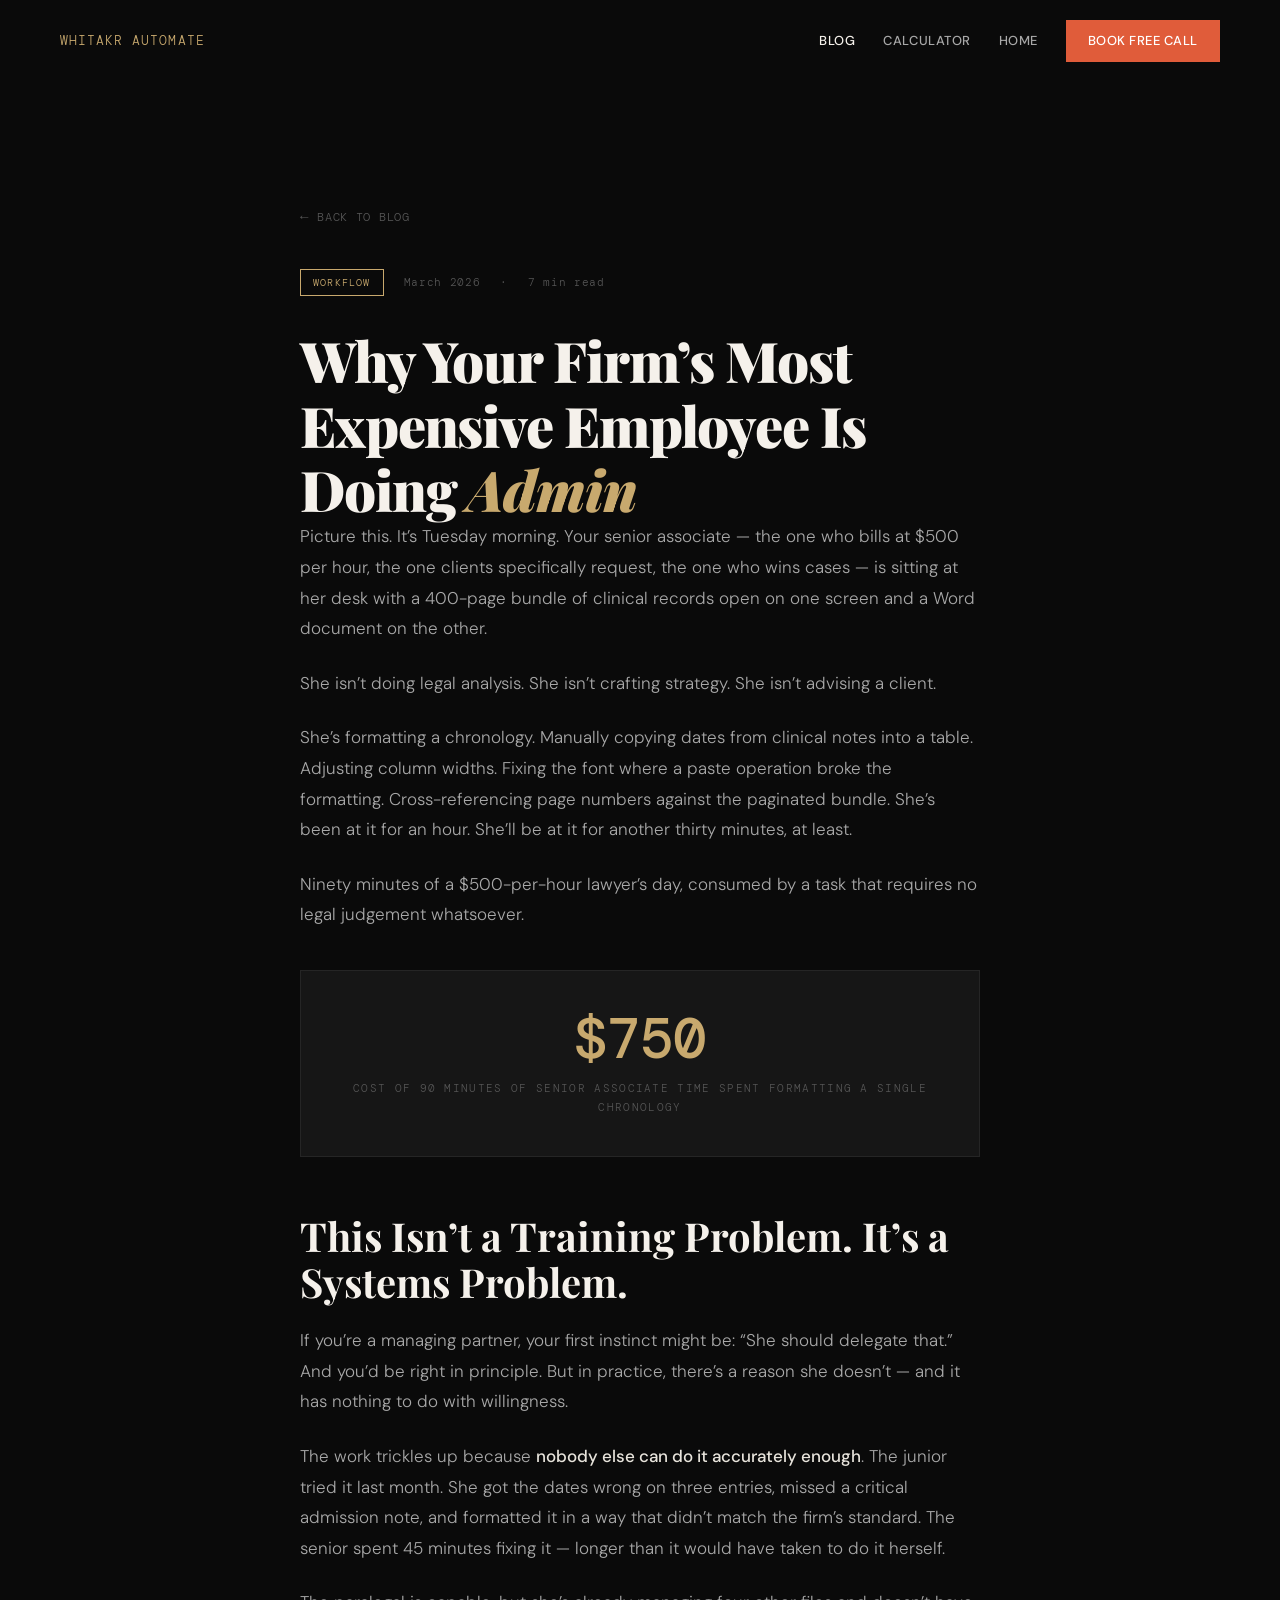
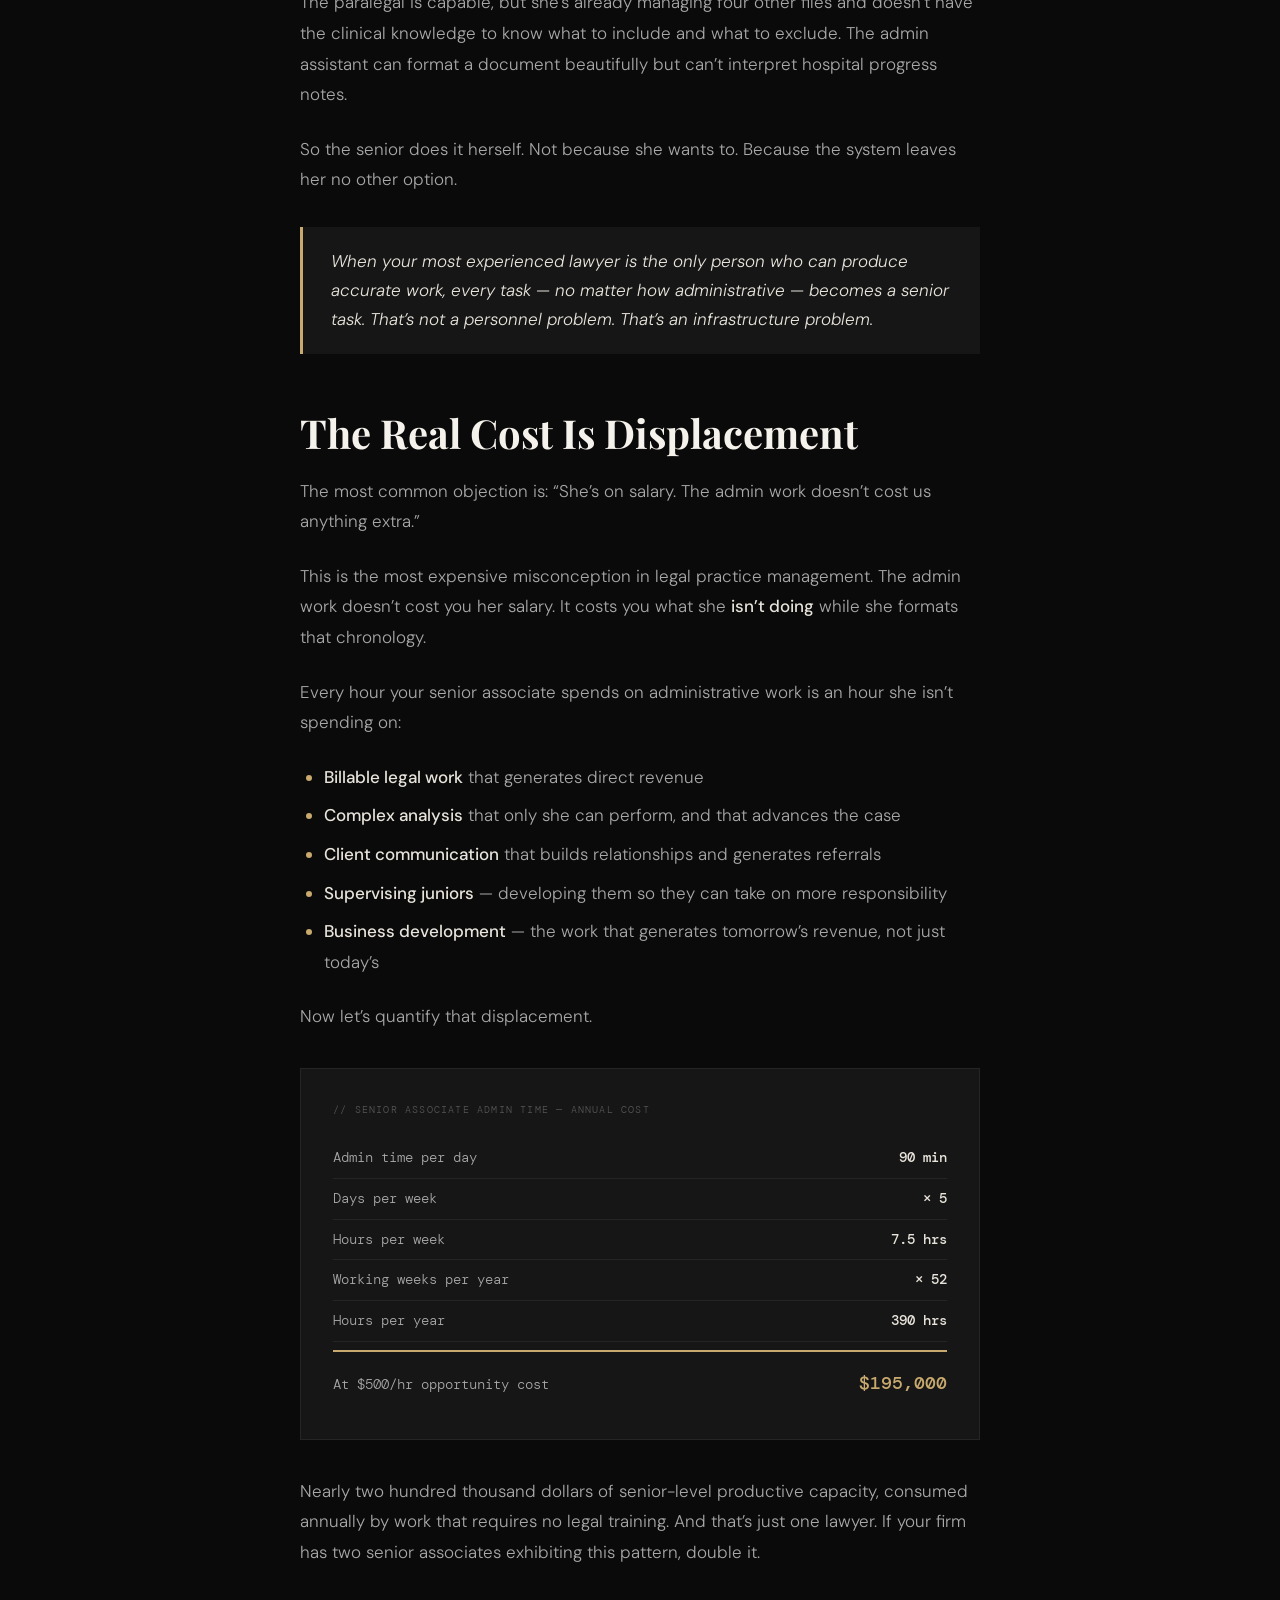
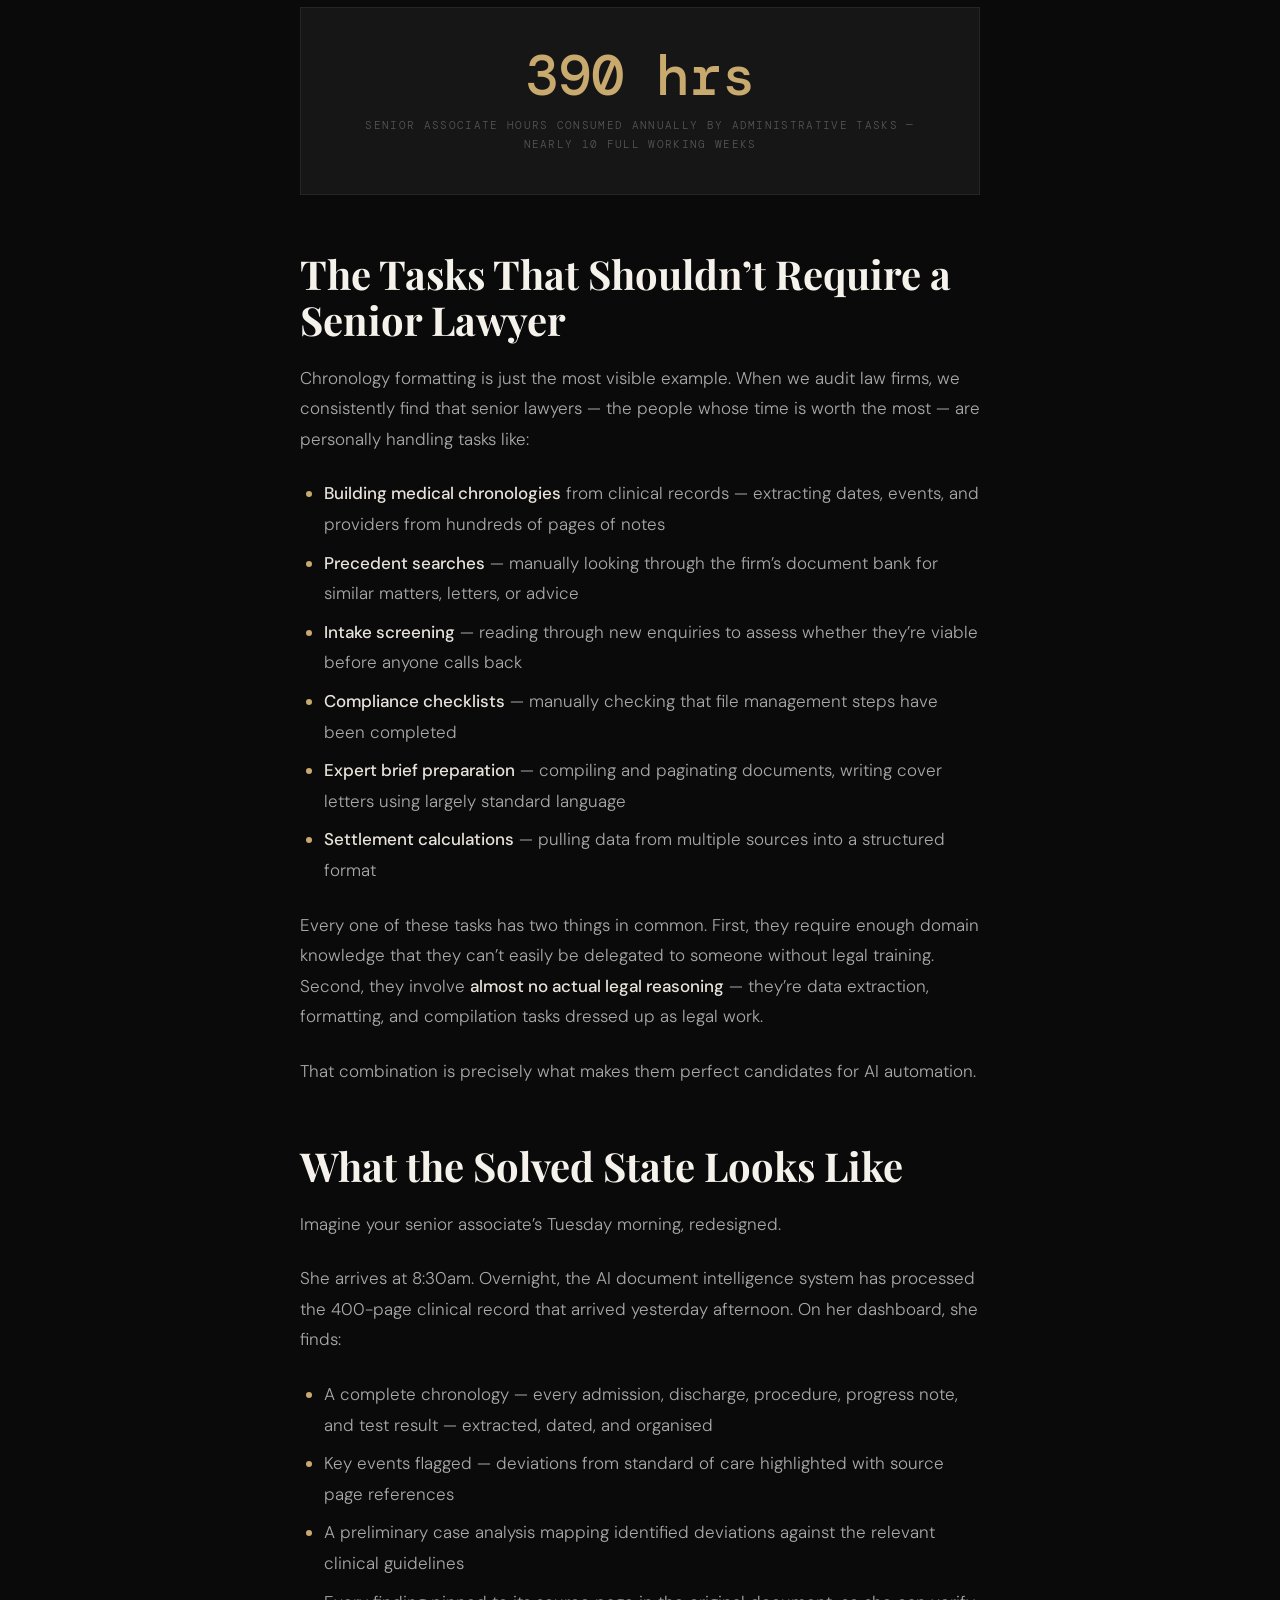
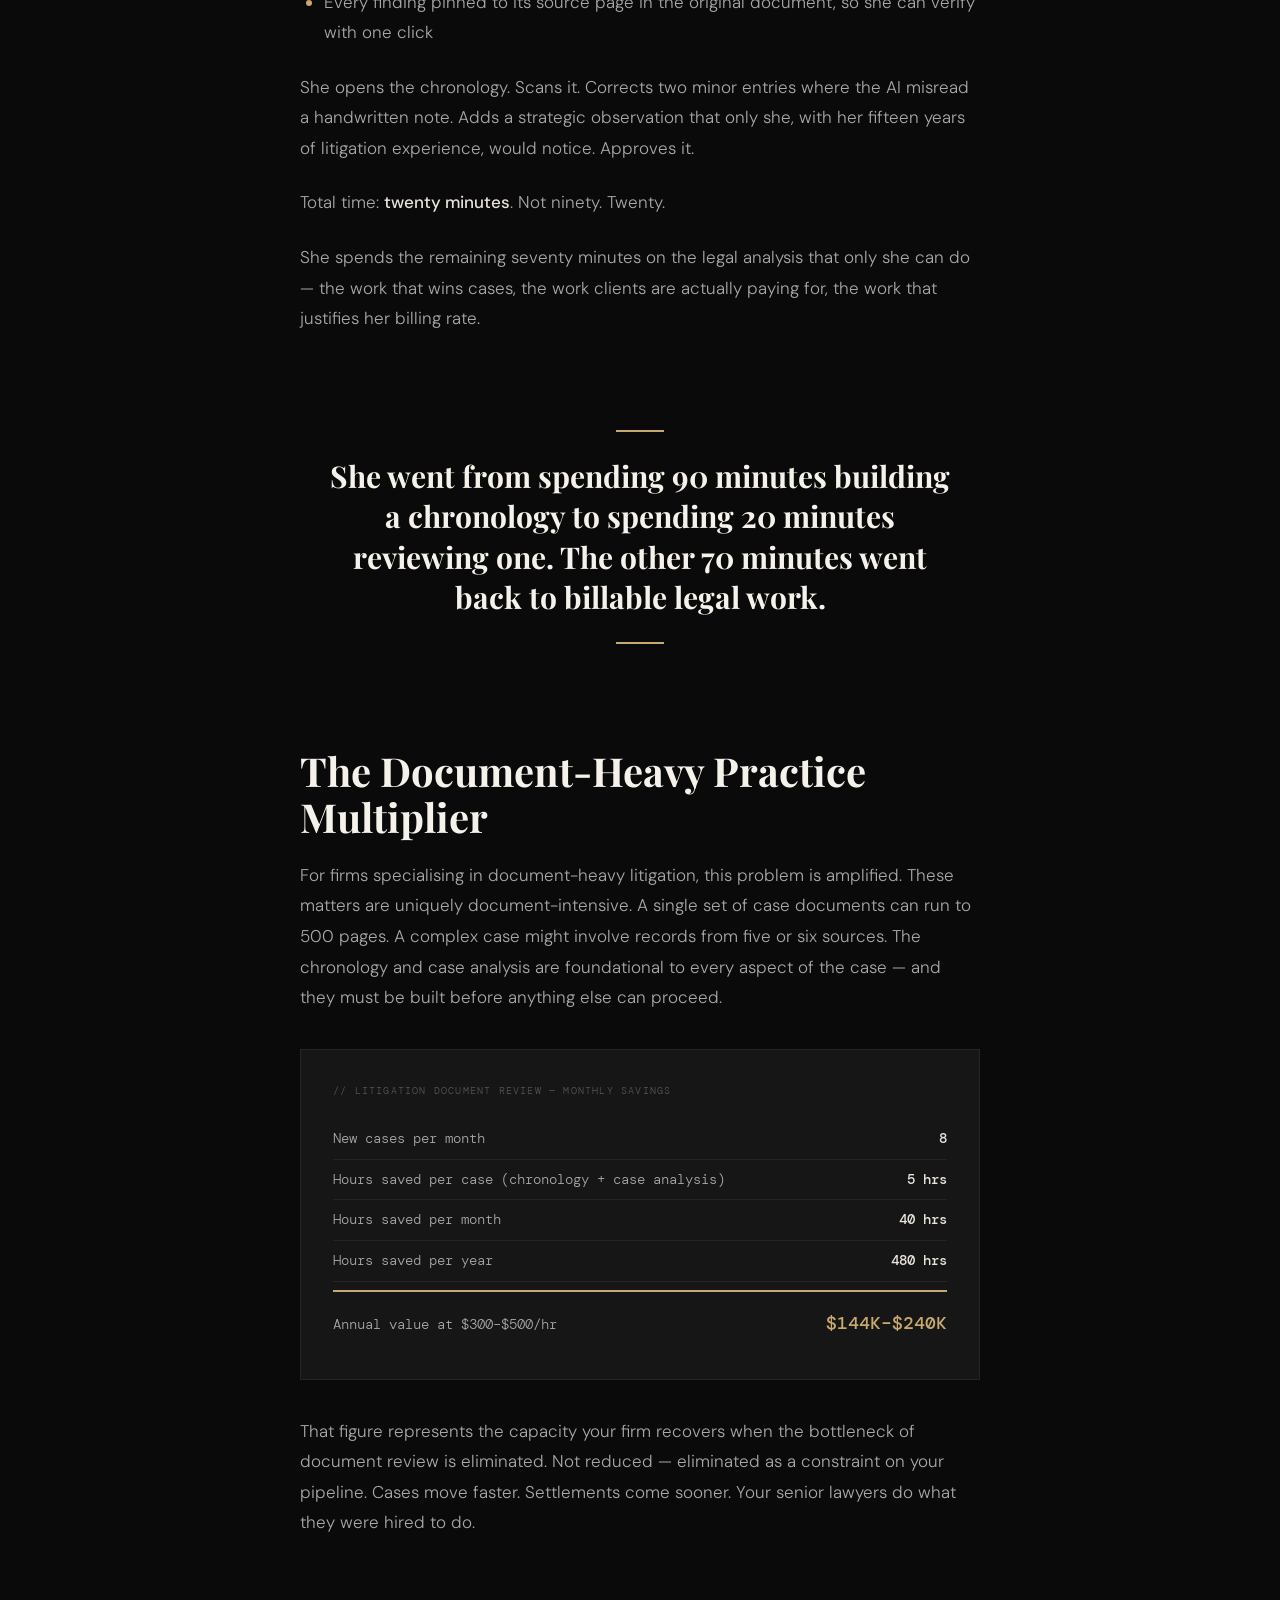
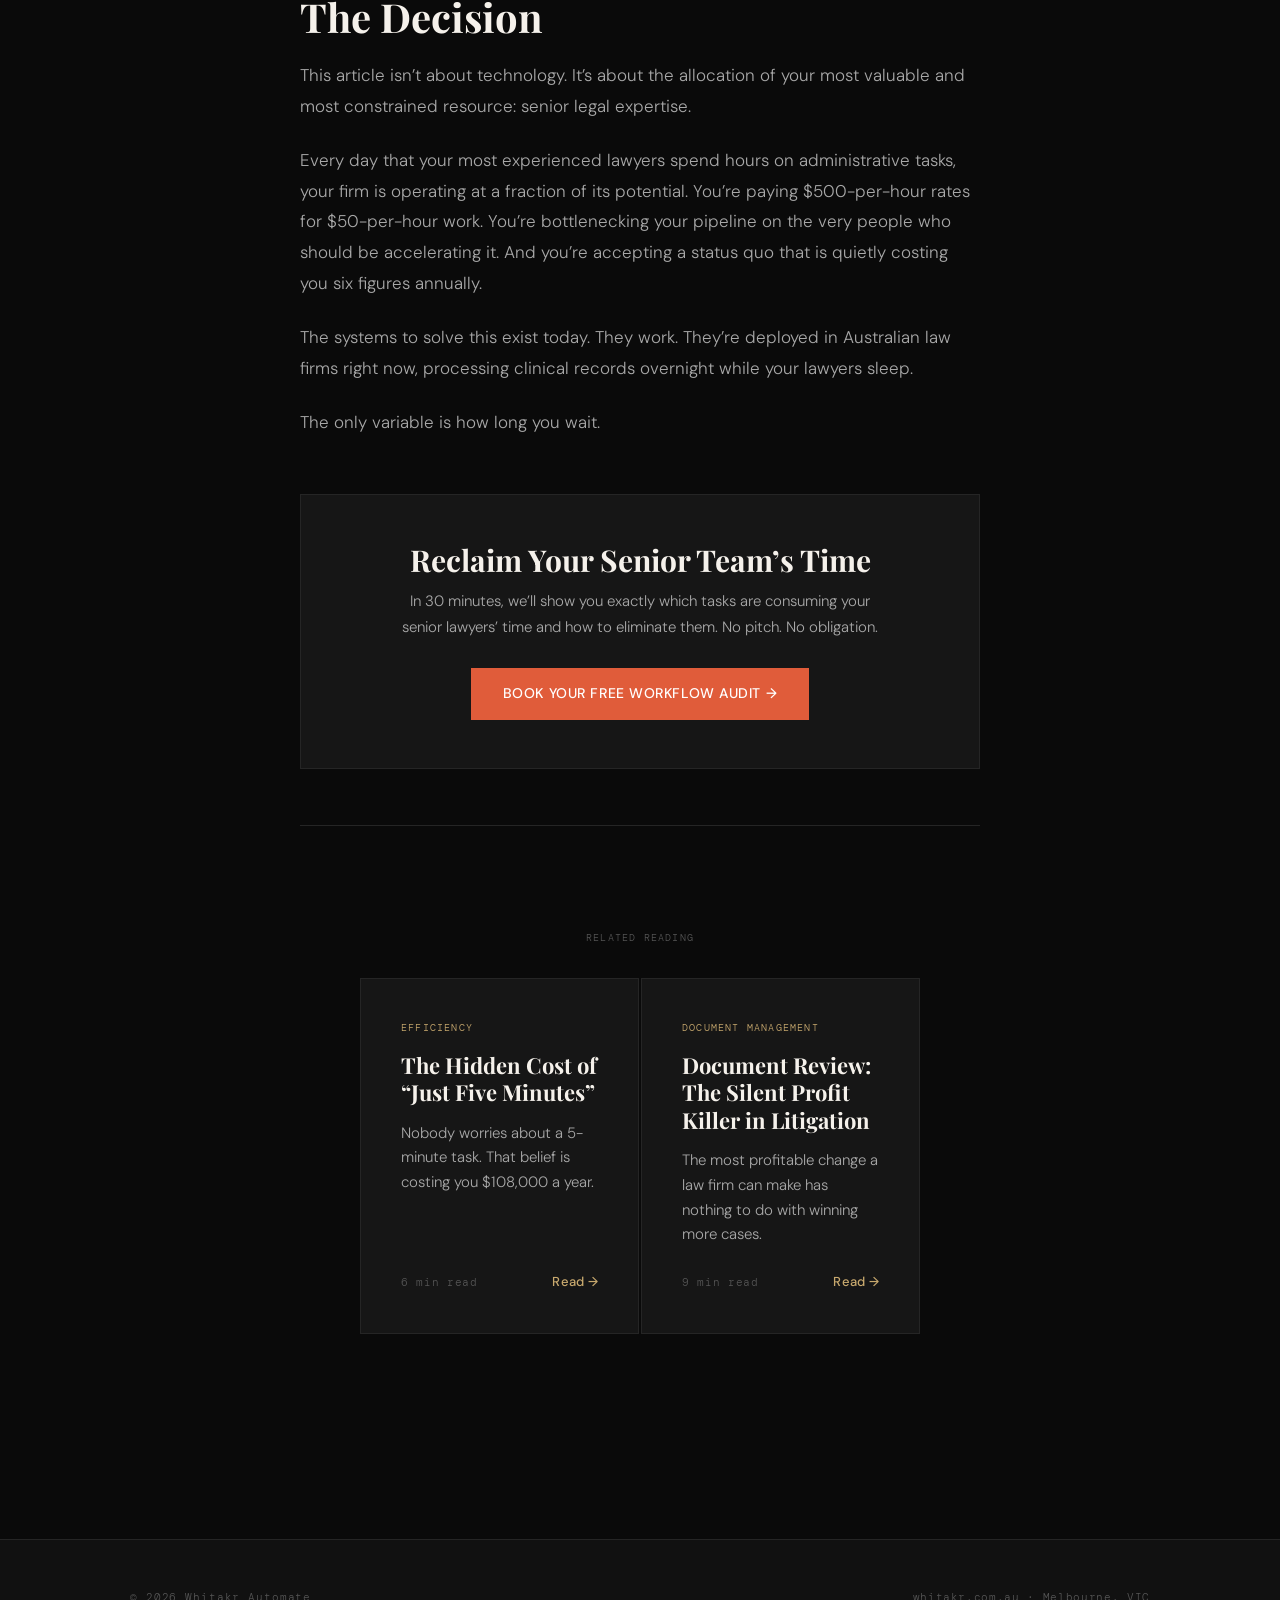
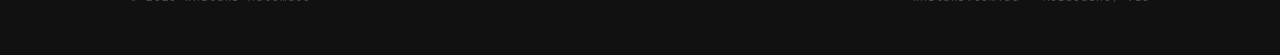
<file: blog/why-your-firms-most-expensive-employee-is-doing-admin/index.html>
<!DOCTYPE html>
<html lang="en">
<head>
  <meta charset="UTF-8">
  <meta name="viewport" content="width=device-width, initial-scale=1.0">
  <title>Why Your Firm's Most Expensive Employee Is Doing Admin — Whitakr Automate</title>
  <meta name="description" content="Your senior associate bills at $500/hr. Yesterday, she spent 90 minutes formatting a chronology. This isn't a training problem — it's a systems problem.">
  <meta property="og:title" content="Why Your Firm's Most Expensive Employee Is Doing Admin">
  <meta property="og:description" content="Your senior associate bills at $500/hr. Yesterday, she spent 90 minutes formatting a chronology.">
  <meta property="og:type" content="article">
  <link rel="preconnect" href="https://fonts.googleapis.com">
  <link rel="preconnect" href="https://fonts.gstatic.com" crossorigin>
  <link href="https://fonts.googleapis.com/css2?family=Playfair+Display:ital,wght@0,700;0,900;1,700&family=DM+Sans:wght@300;400;500&family=DM+Mono:wght@400;500&display=swap" rel="stylesheet">
  <link rel="stylesheet" href="/blog/blog-styles.css">
</head>
<body>

<!-- NAV -->
<nav id="navbar">
  <a href="/" class="nav-logo">Whitakr Automate</a>
  <div class="nav-links">
    <a href="/blog" class="nav-link active">Blog</a>
    <a href="/calculator" class="nav-link">Calculator</a>
    <a href="/" class="nav-link">Home</a>
    <a href="https://calendly.com/whitakr-automate/30min" target="_blank" class="nav-cta">Book Free Call</a>
  </div>
</nav>

<!-- ARTICLE -->
<article class="article-wrapper">
  <div class="article-content">

    <a href="/blog" class="back-to-blog">Back to Blog</a>

    <!-- HEADER -->
    <header>
      <div class="article-meta">
        <span class="article-category">Workflow</span>
        <span class="article-date">March 2026</span>
        <span class="article-read-time">7 min read</span>
      </div>
      <h1>Why Your Firm&rsquo;s Most Expensive Employee Is Doing <em>Admin</em></h1>
    </header>

    <!-- BODY -->
    <div class="article-body">

      <p>Picture this. It&rsquo;s Tuesday morning. Your senior associate &mdash; the one who bills at $500 per hour, the one clients specifically request, the one who wins cases &mdash; is sitting at her desk with a 400-page bundle of clinical records open on one screen and a Word document on the other.</p>

      <p>She isn&rsquo;t doing legal analysis. She isn&rsquo;t crafting strategy. She isn&rsquo;t advising a client.</p>

      <p>She&rsquo;s formatting a chronology. Manually copying dates from clinical notes into a table. Adjusting column widths. Fixing the font where a paste operation broke the formatting. Cross-referencing page numbers against the paginated bundle. She&rsquo;s been at it for an hour. She&rsquo;ll be at it for another thirty minutes, at least.</p>

      <p>Ninety minutes of a $500-per-hour lawyer&rsquo;s day, consumed by a task that requires no legal judgement whatsoever.</p>

      <div class="stat-callout">
        <div class="stat-callout-number">$750</div>
        <div class="stat-callout-label">Cost of 90 minutes of senior associate time spent formatting a single chronology</div>
      </div>

      <h2>This Isn&rsquo;t a Training Problem. It&rsquo;s a Systems Problem.</h2>

      <p>If you&rsquo;re a managing partner, your first instinct might be: &ldquo;She should delegate that.&rdquo; And you&rsquo;d be right in principle. But in practice, there&rsquo;s a reason she doesn&rsquo;t &mdash; and it has nothing to do with willingness.</p>

      <p>The work trickles up because <strong>nobody else can do it accurately enough</strong>. The junior tried it last month. She got the dates wrong on three entries, missed a critical admission note, and formatted it in a way that didn&rsquo;t match the firm&rsquo;s standard. The senior spent 45 minutes fixing it &mdash; longer than it would have taken to do it herself.</p>

      <p>The paralegal is capable, but she&rsquo;s already managing four other files and doesn&rsquo;t have the clinical knowledge to know what to include and what to exclude. The admin assistant can format a document beautifully but can&rsquo;t interpret hospital progress notes.</p>

      <p>So the senior does it herself. Not because she wants to. Because the system leaves her no other option.</p>

      <blockquote>When your most experienced lawyer is the only person who can produce accurate work, every task &mdash; no matter how administrative &mdash; becomes a senior task. That&rsquo;s not a personnel problem. That&rsquo;s an infrastructure problem.</blockquote>

      <h2>The Real Cost Is Displacement</h2>

      <p>The most common objection is: &ldquo;She&rsquo;s on salary. The admin work doesn&rsquo;t cost us anything extra.&rdquo;</p>

      <p>This is the most expensive misconception in legal practice management. The admin work doesn&rsquo;t cost you her salary. It costs you what she <strong>isn&rsquo;t doing</strong> while she formats that chronology.</p>

      <p>Every hour your senior associate spends on administrative work is an hour she isn&rsquo;t spending on:</p>

      <ul>
        <li><strong>Billable legal work</strong> that generates direct revenue</li>
        <li><strong>Complex analysis</strong> that only she can perform, and that advances the case</li>
        <li><strong>Client communication</strong> that builds relationships and generates referrals</li>
        <li><strong>Supervising juniors</strong> &mdash; developing them so they can take on more responsibility</li>
        <li><strong>Business development</strong> &mdash; the work that generates tomorrow&rsquo;s revenue, not just today&rsquo;s</li>
      </ul>

      <p>Now let&rsquo;s quantify that displacement.</p>

      <div class="math-breakdown">
        <div class="math-breakdown-title">// Senior Associate Admin Time — Annual Cost</div>
        <div class="math-row">
          <span class="math-row-label">Admin time per day</span>
          <span class="math-row-value">90 min</span>
        </div>
        <div class="math-row">
          <span class="math-row-label">Days per week</span>
          <span class="math-row-value">&times; 5</span>
        </div>
        <div class="math-row">
          <span class="math-row-label">Hours per week</span>
          <span class="math-row-value">7.5 hrs</span>
        </div>
        <div class="math-row">
          <span class="math-row-label">Working weeks per year</span>
          <span class="math-row-value">&times; 52</span>
        </div>
        <div class="math-row">
          <span class="math-row-label">Hours per year</span>
          <span class="math-row-value">390 hrs</span>
        </div>
        <div class="math-row math-total">
          <span class="math-row-label">At $500/hr opportunity cost</span>
          <span class="math-row-value">$195,000</span>
        </div>
      </div>

      <p>Nearly two hundred thousand dollars of senior-level productive capacity, consumed annually by work that requires no legal training. And that&rsquo;s just one lawyer. If your firm has two senior associates exhibiting this pattern, double it.</p>

      <div class="stat-callout">
        <div class="stat-callout-number">390 hrs</div>
        <div class="stat-callout-label">Senior associate hours consumed annually by administrative tasks &mdash; nearly 10 full working weeks</div>
      </div>

      <h2>The Tasks That Shouldn&rsquo;t Require a Senior Lawyer</h2>

      <p>Chronology formatting is just the most visible example. When we audit law firms, we consistently find that senior lawyers &mdash; the people whose time is worth the most &mdash; are personally handling tasks like:</p>

      <ul>
        <li><strong>Building medical chronologies</strong> from clinical records &mdash; extracting dates, events, and providers from hundreds of pages of notes</li>
        <li><strong>Precedent searches</strong> &mdash; manually looking through the firm&rsquo;s document bank for similar matters, letters, or advice</li>
        <li><strong>Intake screening</strong> &mdash; reading through new enquiries to assess whether they&rsquo;re viable before anyone calls back</li>
        <li><strong>Compliance checklists</strong> &mdash; manually checking that file management steps have been completed</li>
        <li><strong>Expert brief preparation</strong> &mdash; compiling and paginating documents, writing cover letters using largely standard language</li>
        <li><strong>Settlement calculations</strong> &mdash; pulling data from multiple sources into a structured format</li>
      </ul>

      <p>Every one of these tasks has two things in common. First, they require enough domain knowledge that they can&rsquo;t easily be delegated to someone without legal training. Second, they involve <strong>almost no actual legal reasoning</strong> &mdash; they&rsquo;re data extraction, formatting, and compilation tasks dressed up as legal work.</p>

      <p>That combination is precisely what makes them perfect candidates for AI automation.</p>

      <h2>What the Solved State Looks Like</h2>

      <p>Imagine your senior associate&rsquo;s Tuesday morning, redesigned.</p>

      <p>She arrives at 8:30am. Overnight, the AI document intelligence system has processed the 400-page clinical record that arrived yesterday afternoon. On her dashboard, she finds:</p>

      <ul>
        <li>A complete chronology &mdash; every admission, discharge, procedure, progress note, and test result &mdash; extracted, dated, and organised</li>
        <li>Key events flagged &mdash; deviations from standard of care highlighted with source page references</li>
        <li>A preliminary case analysis mapping identified deviations against the relevant clinical guidelines</li>
        <li>Every finding pinned to its source page in the original document, so she can verify with one click</li>
      </ul>

      <p>She opens the chronology. Scans it. Corrects two minor entries where the AI misread a handwritten note. Adds a strategic observation that only she, with her fifteen years of litigation experience, would notice. Approves it.</p>

      <p>Total time: <strong>twenty minutes</strong>. Not ninety. Twenty.</p>

      <p>She spends the remaining seventy minutes on the legal analysis that only she can do &mdash; the work that wins cases, the work clients are actually paying for, the work that justifies her billing rate.</p>

      <div class="pull-quote">
        She went from spending 90 minutes building a chronology to spending 20 minutes reviewing one. The other 70 minutes went back to billable legal work.
      </div>

      <h2>The Document-Heavy Practice Multiplier</h2>

      <p>For firms specialising in document-heavy litigation, this problem is amplified. These matters are uniquely document-intensive. A single set of case documents can run to 500 pages. A complex case might involve records from five or six sources. The chronology and case analysis are foundational to every aspect of the case &mdash; and they must be built before anything else can proceed.</p>

      <div class="math-breakdown">
        <div class="math-breakdown-title">// Litigation Document Review — Monthly Savings</div>
        <div class="math-row">
          <span class="math-row-label">New cases per month</span>
          <span class="math-row-value">8</span>
        </div>
        <div class="math-row">
          <span class="math-row-label">Hours saved per case (chronology + case analysis)</span>
          <span class="math-row-value">5 hrs</span>
        </div>
        <div class="math-row">
          <span class="math-row-label">Hours saved per month</span>
          <span class="math-row-value">40 hrs</span>
        </div>
        <div class="math-row">
          <span class="math-row-label">Hours saved per year</span>
          <span class="math-row-value">480 hrs</span>
        </div>
        <div class="math-row math-total">
          <span class="math-row-label">Annual value at $300&ndash;$500/hr</span>
          <span class="math-row-value">$144K&ndash;$240K</span>
        </div>
      </div>

      <p>That figure represents the capacity your firm recovers when the bottleneck of document review is eliminated. Not reduced &mdash; eliminated as a constraint on your pipeline. Cases move faster. Settlements come sooner. Your senior lawyers do what they were hired to do.</p>

      <h2>The Decision</h2>

      <p>This article isn&rsquo;t about technology. It&rsquo;s about the allocation of your most valuable and most constrained resource: senior legal expertise.</p>

      <p>Every day that your most experienced lawyers spend hours on administrative tasks, your firm is operating at a fraction of its potential. You&rsquo;re paying $500-per-hour rates for $50-per-hour work. You&rsquo;re bottlenecking your pipeline on the very people who should be accelerating it. And you&rsquo;re accepting a status quo that is quietly costing you six figures annually.</p>

      <p>The systems to solve this exist today. They work. They&rsquo;re deployed in Australian law firms right now, processing clinical records overnight while your lawyers sleep.</p>

      <p>The only variable is how long you wait.</p>

    </div>

    <!-- CTA -->
    <div class="cta-box">
      <h3>Reclaim Your Senior Team&rsquo;s Time</h3>
      <p>In 30 minutes, we&rsquo;ll show you exactly which tasks are consuming your senior lawyers&rsquo; time and how to eliminate them. No pitch. No obligation.</p>
      <a href="https://calendly.com/whitakr-automate/30min" target="_blank" class="btn-primary">Book Your Free Workflow Audit &rarr;</a>
    </div>

    <!-- RELATED POSTS -->
    <div class="related-posts">
      <div class="related-posts-title">Related Reading</div>
      <div class="related-grid">
        <a href="/blog/the-hidden-cost-of-just-five-minutes/" class="post-card">
          <div class="post-card-category">Efficiency</div>
          <h3>The Hidden Cost of &ldquo;Just Five Minutes&rdquo;</h3>
          <p class="post-card-hook">Nobody worries about a 5-minute task. That belief is costing you $108,000 a year.</p>
          <div class="post-card-meta">
            <span>6 min read</span>
            <span class="post-card-link">Read &rarr;</span>
          </div>
        </a>
        <a href="/blog/document-review-the-silent-profit-killer/" class="post-card">
          <div class="post-card-category">Document Management</div>
          <h3>Document Review: The Silent Profit Killer in Litigation</h3>
          <p class="post-card-hook">The most profitable change a law firm can make has nothing to do with winning more cases.</p>
          <div class="post-card-meta">
            <span>9 min read</span>
            <span class="post-card-link">Read &rarr;</span>
          </div>
        </a>
      </div>
    </div>

  </div>
</article>

<!-- FOOTER -->
<footer>
  <div class="container">
    <div class="footer-inner">
      <div class="footer-left">
        &copy; 2026 Whitakr Automate
      </div>
      <div class="footer-right">
        whitakr.com.au &middot; Melbourne, VIC
      </div>
    </div>
  </div>
</footer>

<script>
  // Nav scroll
  const nav = document.getElementById('navbar');
  window.addEventListener('scroll', () => {
    nav.classList.toggle('scrolled', window.scrollY > 40);
  });

  // Reveal on scroll
  document.body.classList.add('js-loaded');
  const observer = new IntersectionObserver((entries) => {
    entries.forEach(entry => {
      if (entry.isIntersecting) {
        entry.target.classList.add('visible');
        observer.unobserve(entry.target);
      }
    });
  }, { threshold: 0.1 });
  document.querySelectorAll('.reveal').forEach(el => observer.observe(el));
</script>

</body>
</html>
</file>
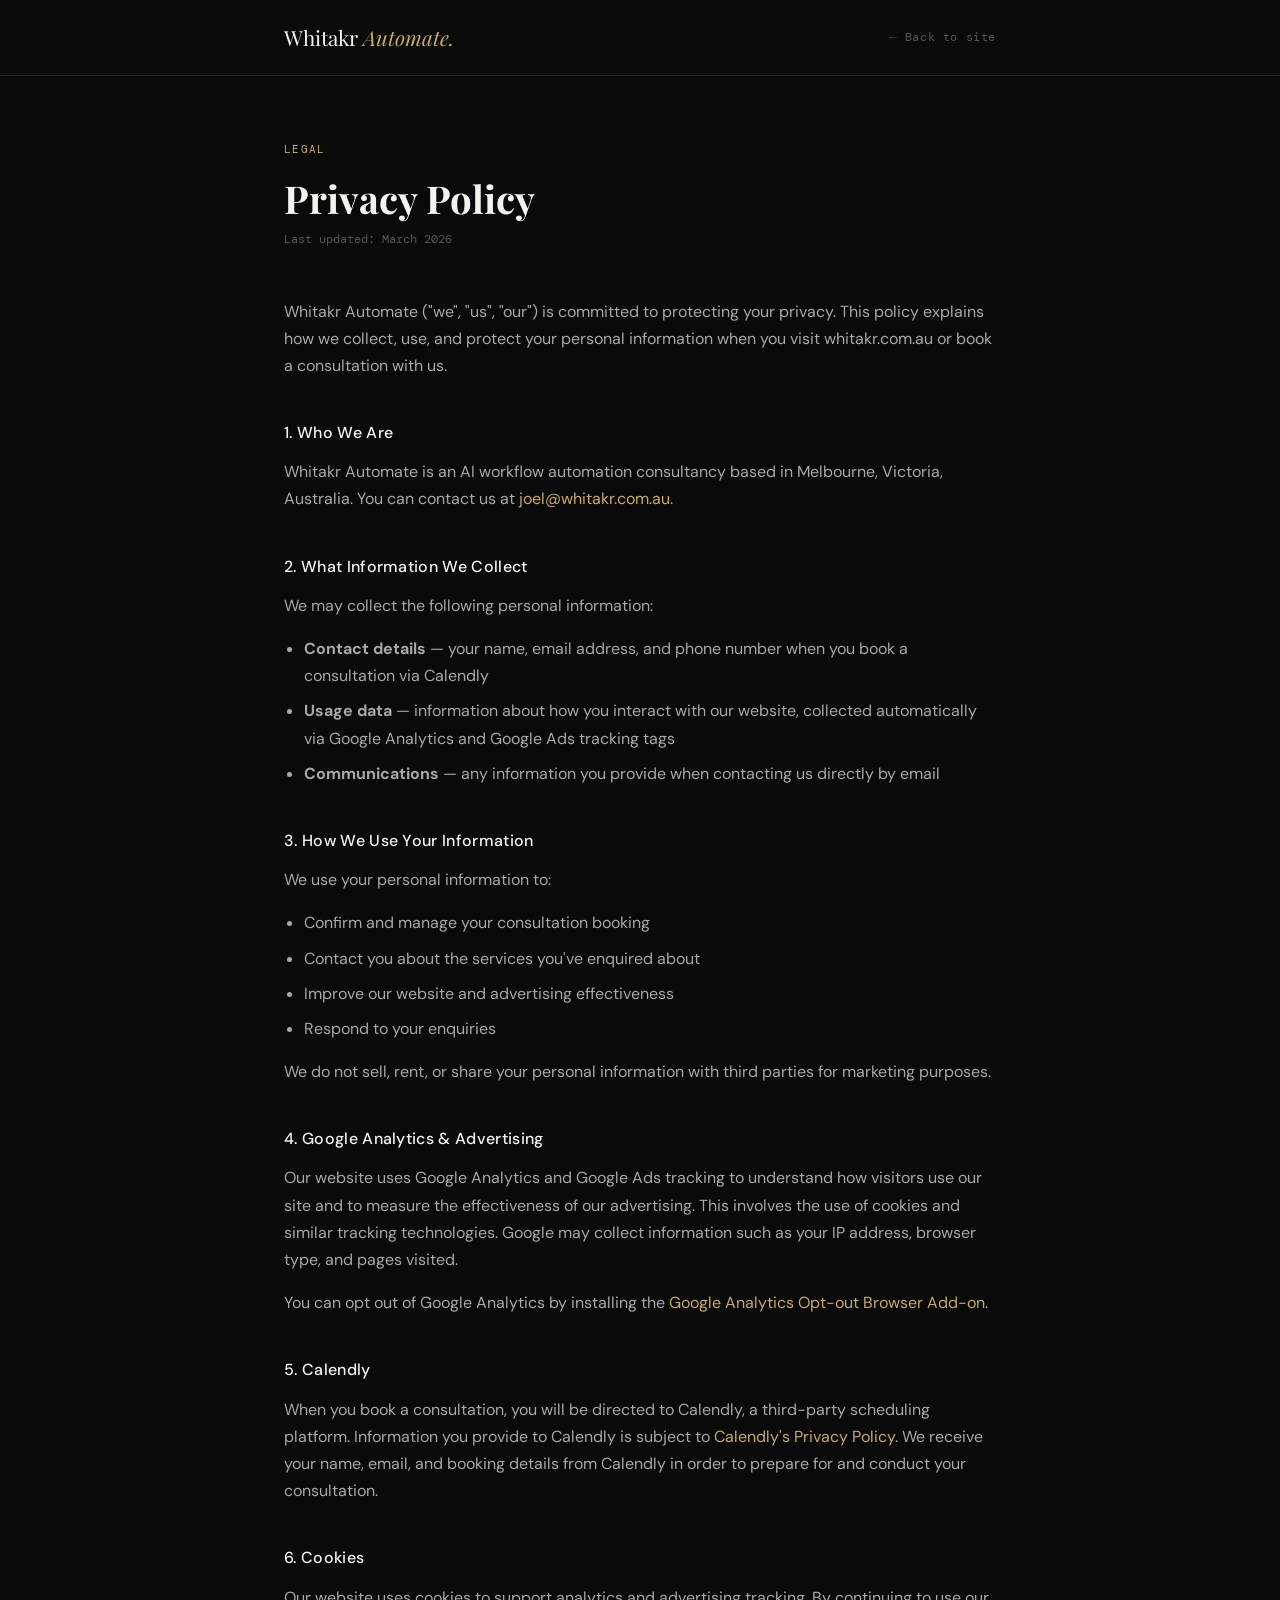
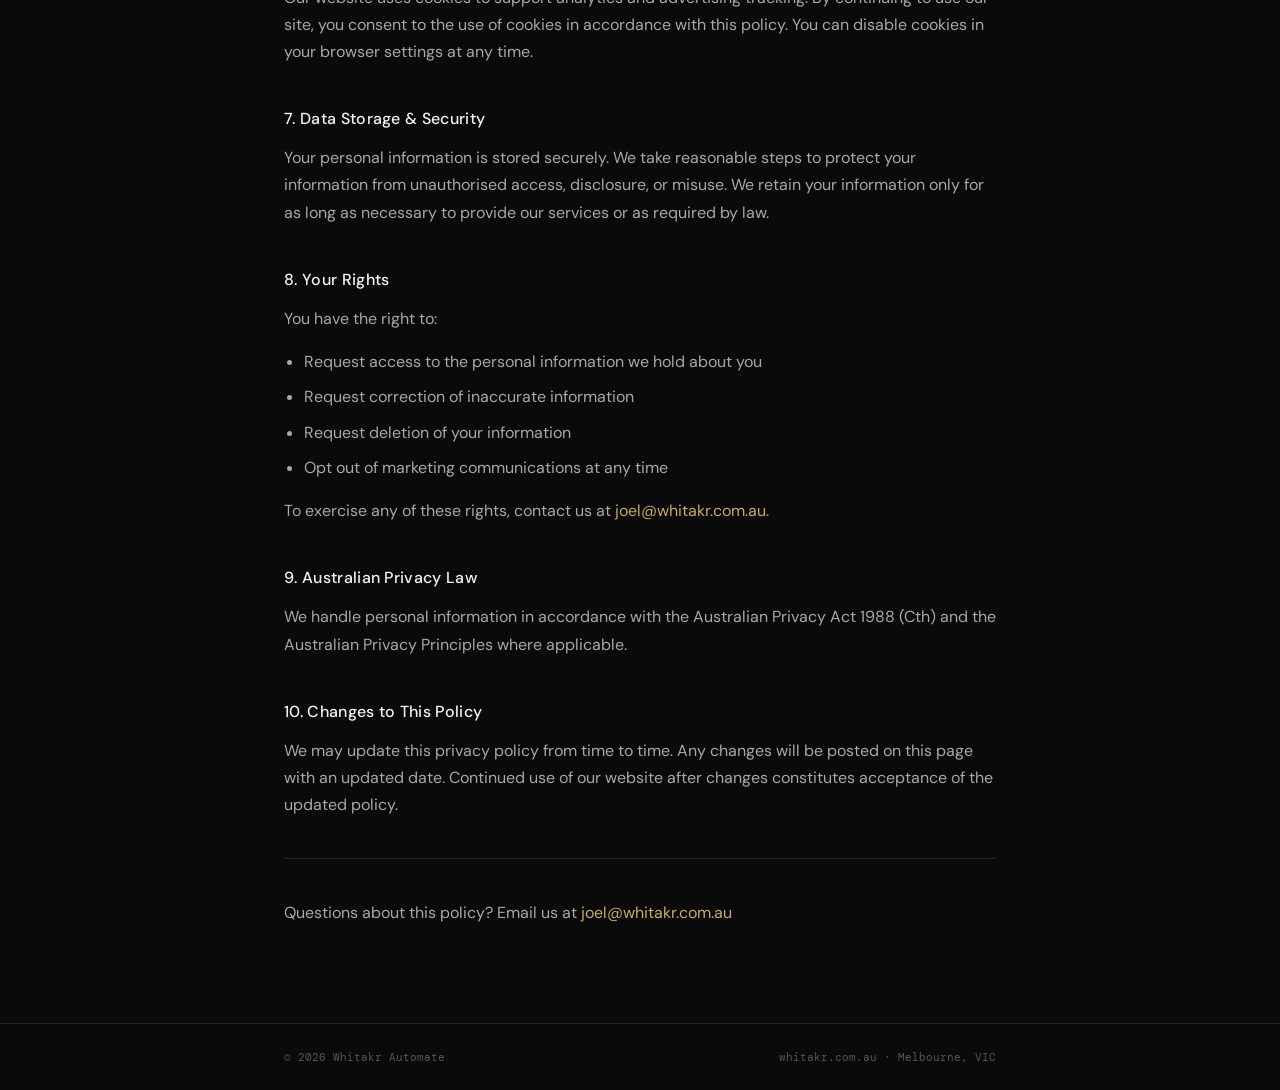
<file: privacy.html>
<!DOCTYPE html>
<html lang="en">
<head>
  <meta charset="UTF-8" />
  <meta name="viewport" content="width=device-width, initial-scale=1.0" />
  <title>Privacy Policy — Whitakr Automate</title>
  <link rel="preconnect" href="https://fonts.googleapis.com">
  <link rel="preconnect" href="https://fonts.gstatic.com" crossorigin>
  <link href="https://fonts.googleapis.com/css2?family=Playfair+Display:ital,wght@0,700;0,900;1,700&family=DM+Sans:wght@300;400;500&family=DM+Mono:wght@400;500&display=swap" rel="stylesheet">
  <style>
    *, *::before, *::after { box-sizing: border-box; margin: 0; padding: 0; }
    :root {
      --black: #0a0a0a;
      --off: #111111;
      --surface: #161616;
      --border: #252525;
      --muted: #555;
      --body: #a8a8a8;
      --white: #f5f3ee;
      --gold: #c8a96e;
    }
    body { background: var(--black); color: var(--body); font-family: 'DM Sans', sans-serif; font-size: 16px; line-height: 1.7; }
    .container { max-width: 760px; margin: 0 auto; padding: 0 24px; }
    nav { border-bottom: 1px solid var(--border); padding: 20px 0; }
    nav .inner { display: flex; align-items: center; justify-content: space-between; }
    .logo { font-family: 'Playfair Display', serif; font-size: 1.3rem; color: var(--white); text-decoration: none; }
    .logo span { color: var(--gold); font-style: italic; }
    nav a.back { font-family: 'DM Mono', monospace; font-size: 12px; color: var(--muted); text-decoration: none; letter-spacing: 0.05em; }
    nav a.back:hover { color: var(--gold); }
    .content { padding: 64px 0 80px; }
    .eyebrow { font-family: 'DM Mono', monospace; font-size: 11px; letter-spacing: 0.12em; color: var(--gold); text-transform: uppercase; margin-bottom: 16px; }
    h1 { font-family: 'Playfair Display', serif; font-size: 2.4rem; color: var(--white); margin-bottom: 8px; line-height: 1.2; }
    .updated { font-family: 'DM Mono', monospace; font-size: 12px; color: var(--muted); margin-bottom: 48px; }
    h2 { font-family: 'DM Sans', sans-serif; font-weight: 500; font-size: 1rem; color: var(--white); margin: 40px 0 12px; letter-spacing: 0.02em; }
    p { color: var(--body); margin-bottom: 16px; }
    ul { padding-left: 20px; margin-bottom: 16px; }
    ul li { color: var(--body); margin-bottom: 8px; }
    a { color: var(--gold); text-decoration: none; }
    a:hover { text-decoration: underline; }
    .divider { border: none; border-top: 1px solid var(--border); margin: 40px 0; }
    footer { border-top: 1px solid var(--border); padding: 24px 0; }
    footer .inner { display: flex; justify-content: space-between; align-items: center; font-family: 'DM Mono', monospace; font-size: 11px; color: var(--muted); }
  </style>

  <!-- Google tag (gtag.js) -->
  <script async src="https://www.googletagmanager.com/gtag/js?id=AW-18002848701"></script>
  <script>
    window.dataLayer = window.dataLayer || [];
    function gtag(){dataLayer.push(arguments);}
    gtag('js', new Date());
    gtag('config', 'AW-18002848701');
  </script>
</head>
<body>

<nav>
  <div class="container">
    <div class="inner">
      <a href="/" class="logo">Whitakr <span>Automate.</span></a>
      <a href="/" class="back">← Back to site</a>
    </div>
  </div>
</nav>

<div class="content">
  <div class="container">
    <div class="eyebrow">Legal</div>
    <h1>Privacy Policy</h1>
    <p class="updated">Last updated: March 2026</p>

    <p>Whitakr Automate ("we", "us", "our") is committed to protecting your privacy. This policy explains how we collect, use, and protect your personal information when you visit whitakr.com.au or book a consultation with us.</p>

    <h2>1. Who We Are</h2>
    <p>Whitakr Automate is an AI workflow automation consultancy based in Melbourne, Victoria, Australia. You can contact us at <a href="mailto:joel@whitakr.com.au">joel@whitakr.com.au</a>.</p>

    <h2>2. What Information We Collect</h2>
    <p>We may collect the following personal information:</p>
    <ul>
      <li><strong>Contact details</strong> — your name, email address, and phone number when you book a consultation via Calendly</li>
      <li><strong>Usage data</strong> — information about how you interact with our website, collected automatically via Google Analytics and Google Ads tracking tags</li>
      <li><strong>Communications</strong> — any information you provide when contacting us directly by email</li>
    </ul>

    <h2>3. How We Use Your Information</h2>
    <p>We use your personal information to:</p>
    <ul>
      <li>Confirm and manage your consultation booking</li>
      <li>Contact you about the services you've enquired about</li>
      <li>Improve our website and advertising effectiveness</li>
      <li>Respond to your enquiries</li>
    </ul>
    <p>We do not sell, rent, or share your personal information with third parties for marketing purposes.</p>

    <h2>4. Google Analytics & Advertising</h2>
    <p>Our website uses Google Analytics and Google Ads tracking to understand how visitors use our site and to measure the effectiveness of our advertising. This involves the use of cookies and similar tracking technologies. Google may collect information such as your IP address, browser type, and pages visited.</p>
    <p>You can opt out of Google Analytics by installing the <a href="https://tools.google.com/dlpage/gaoptout" target="_blank">Google Analytics Opt-out Browser Add-on</a>.</p>

    <h2>5. Calendly</h2>
    <p>When you book a consultation, you will be directed to Calendly, a third-party scheduling platform. Information you provide to Calendly is subject to <a href="https://calendly.com/privacy" target="_blank">Calendly's Privacy Policy</a>. We receive your name, email, and booking details from Calendly in order to prepare for and conduct your consultation.</p>

    <h2>6. Cookies</h2>
    <p>Our website uses cookies to support analytics and advertising tracking. By continuing to use our site, you consent to the use of cookies in accordance with this policy. You can disable cookies in your browser settings at any time.</p>

    <h2>7. Data Storage & Security</h2>
    <p>Your personal information is stored securely. We take reasonable steps to protect your information from unauthorised access, disclosure, or misuse. We retain your information only for as long as necessary to provide our services or as required by law.</p>

    <h2>8. Your Rights</h2>
    <p>You have the right to:</p>
    <ul>
      <li>Request access to the personal information we hold about you</li>
      <li>Request correction of inaccurate information</li>
      <li>Request deletion of your information</li>
      <li>Opt out of marketing communications at any time</li>
    </ul>
    <p>To exercise any of these rights, contact us at <a href="mailto:joel@whitakr.com.au">joel@whitakr.com.au</a>.</p>

    <h2>9. Australian Privacy Law</h2>
    <p>We handle personal information in accordance with the Australian Privacy Act 1988 (Cth) and the Australian Privacy Principles where applicable.</p>

    <h2>10. Changes to This Policy</h2>
    <p>We may update this privacy policy from time to time. Any changes will be posted on this page with an updated date. Continued use of our website after changes constitutes acceptance of the updated policy.</p>

    <hr class="divider">

    <p>Questions about this policy? Email us at <a href="mailto:joel@whitakr.com.au">joel@whitakr.com.au</a></p>
  </div>
</div>

<footer>
  <div class="container">
    <div class="inner">
      <span>© 2026 Whitakr Automate</span>
      <span>whitakr.com.au · Melbourne, VIC</span>
    </div>
  </div>
</footer>

</body>
</html>
</file>
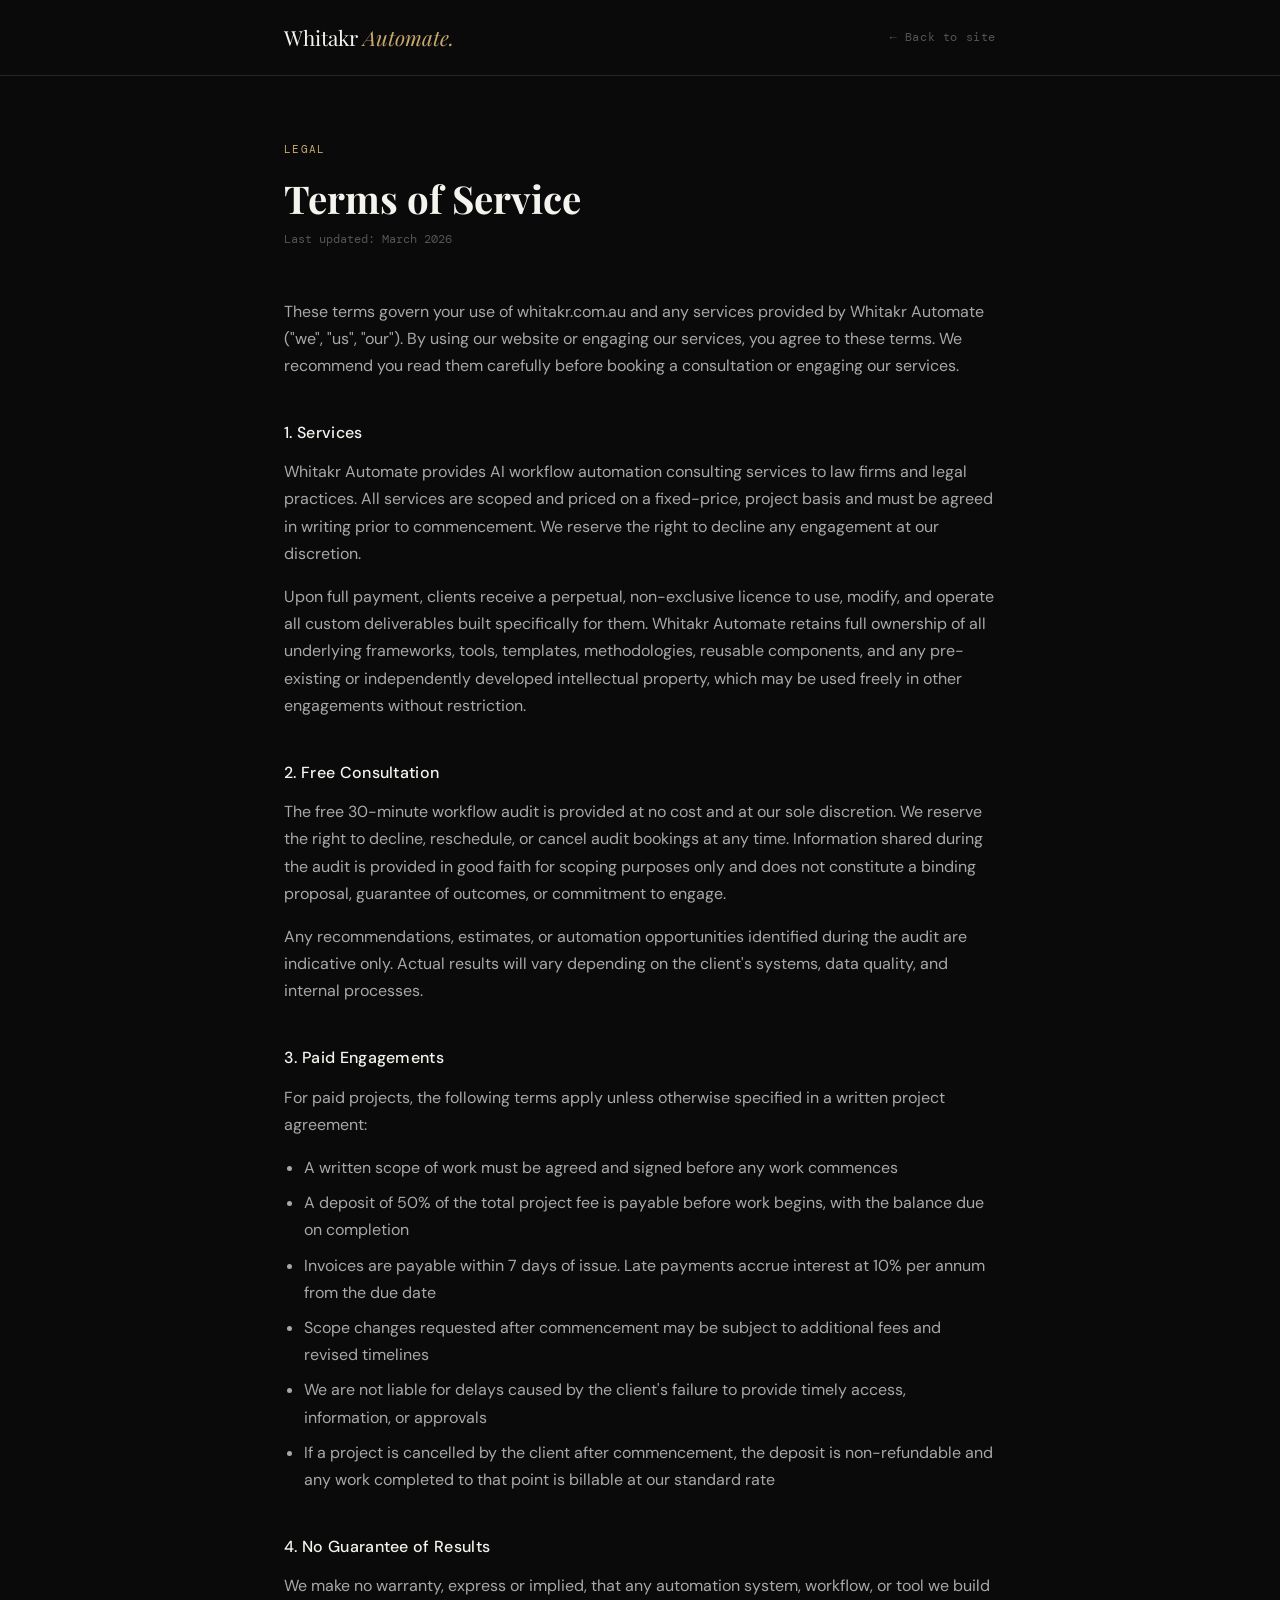
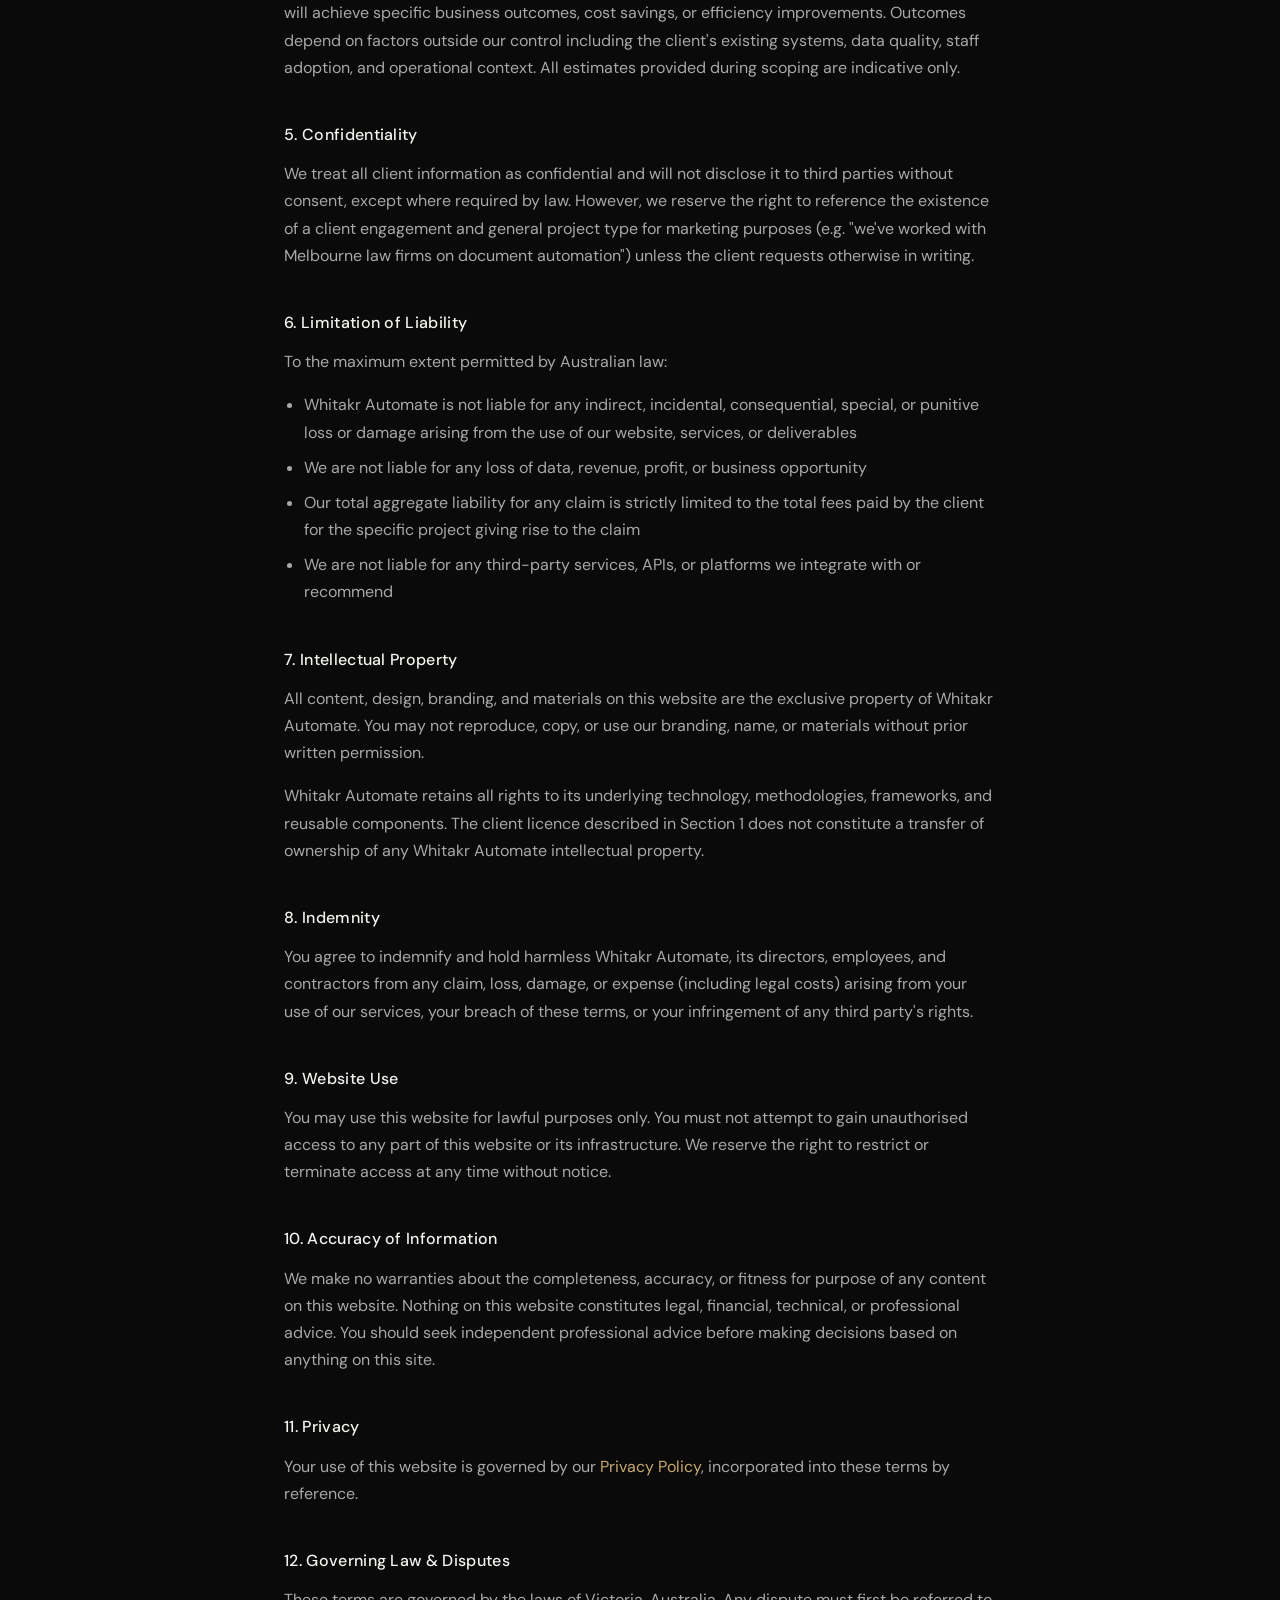
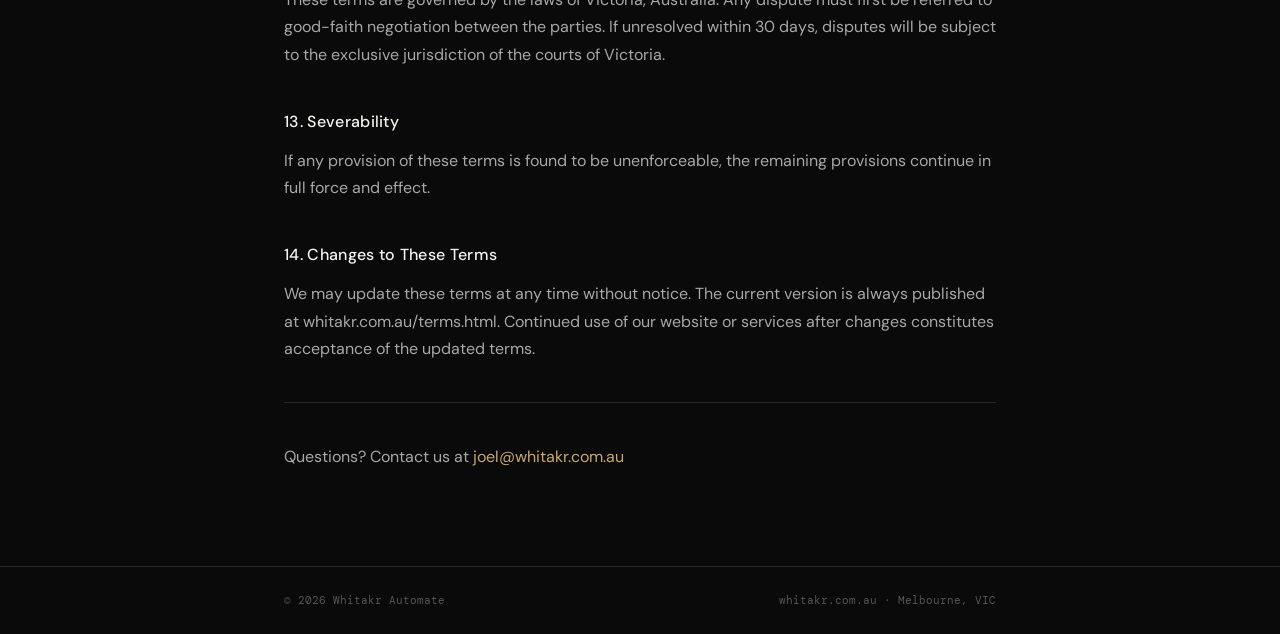
<file: terms.html>
<!DOCTYPE html>
<html lang="en">
<head>
  <meta charset="UTF-8" />
  <meta name="viewport" content="width=device-width, initial-scale=1.0" />
  <title>Terms of Service — Whitakr Automate</title>
  <link rel="preconnect" href="https://fonts.googleapis.com">
  <link rel="preconnect" href="https://fonts.gstatic.com" crossorigin>
  <link href="https://fonts.googleapis.com/css2?family=Playfair+Display:ital,wght@0,700;0,900;1,700&family=DM+Sans:wght@300;400;500&family=DM+Mono:wght@400;500&display=swap" rel="stylesheet">
  <style>
    *, *::before, *::after { box-sizing: border-box; margin: 0; padding: 0; }
    :root {
      --black: #0a0a0a;
      --off: #111111;
      --surface: #161616;
      --border: #252525;
      --muted: #555;
      --body: #a8a8a8;
      --white: #f5f3ee;
      --gold: #c8a96e;
    }
    body { background: var(--black); color: var(--body); font-family: 'DM Sans', sans-serif; font-size: 16px; line-height: 1.7; }
    .container { max-width: 760px; margin: 0 auto; padding: 0 24px; }
    nav { border-bottom: 1px solid var(--border); padding: 20px 0; }
    nav .inner { display: flex; align-items: center; justify-content: space-between; }
    .logo { font-family: 'Playfair Display', serif; font-size: 1.3rem; color: var(--white); text-decoration: none; }
    .logo span { color: var(--gold); font-style: italic; }
    nav a.back { font-family: 'DM Mono', monospace; font-size: 12px; color: var(--muted); text-decoration: none; letter-spacing: 0.05em; }
    nav a.back:hover { color: var(--gold); }
    .content { padding: 64px 0 80px; }
    .eyebrow { font-family: 'DM Mono', monospace; font-size: 11px; letter-spacing: 0.12em; color: var(--gold); text-transform: uppercase; margin-bottom: 16px; }
    h1 { font-family: 'Playfair Display', serif; font-size: 2.4rem; color: var(--white); margin-bottom: 8px; line-height: 1.2; }
    .updated { font-family: 'DM Mono', monospace; font-size: 12px; color: var(--muted); margin-bottom: 48px; }
    h2 { font-family: 'DM Sans', sans-serif; font-weight: 500; font-size: 1rem; color: var(--white); margin: 40px 0 12px; letter-spacing: 0.02em; }
    p { color: var(--body); margin-bottom: 16px; }
    ul { padding-left: 20px; margin-bottom: 16px; }
    ul li { color: var(--body); margin-bottom: 8px; }
    a { color: var(--gold); text-decoration: none; }
    a:hover { text-decoration: underline; }
    .divider { border: none; border-top: 1px solid var(--border); margin: 40px 0; }
    footer { border-top: 1px solid var(--border); padding: 24px 0; }
    footer .inner { display: flex; justify-content: space-between; align-items: center; font-family: 'DM Mono', monospace; font-size: 11px; color: var(--muted); }
  </style>

  <!-- Google tag (gtag.js) -->
  <script async src="https://www.googletagmanager.com/gtag/js?id=AW-18002848701"></script>
  <script>
    window.dataLayer = window.dataLayer || [];
    function gtag(){dataLayer.push(arguments);}
    gtag('js', new Date());
    gtag('config', 'AW-18002848701');
  </script>
</head>
<body>

<nav>
  <div class="container">
    <div class="inner">
      <a href="/" class="logo">Whitakr <span>Automate.</span></a>
      <a href="/" class="back">← Back to site</a>
    </div>
  </div>
</nav>

<div class="content">
  <div class="container">
    <div class="eyebrow">Legal</div>
    <h1>Terms of Service</h1>
    <p class="updated">Last updated: March 2026</p>

    <p>These terms govern your use of whitakr.com.au and any services provided by Whitakr Automate ("we", "us", "our"). By using our website or engaging our services, you agree to these terms. We recommend you read them carefully before booking a consultation or engaging our services.</p>

    <h2>1. Services</h2>
    <p>Whitakr Automate provides AI workflow automation consulting services to law firms and legal practices. All services are scoped and priced on a fixed-price, project basis and must be agreed in writing prior to commencement. We reserve the right to decline any engagement at our discretion.</p>
    <p>Upon full payment, clients receive a perpetual, non-exclusive licence to use, modify, and operate all custom deliverables built specifically for them. Whitakr Automate retains full ownership of all underlying frameworks, tools, templates, methodologies, reusable components, and any pre-existing or independently developed intellectual property, which may be used freely in other engagements without restriction.</p>

    <h2>2. Free Consultation</h2>
    <p>The free 30-minute workflow audit is provided at no cost and at our sole discretion. We reserve the right to decline, reschedule, or cancel audit bookings at any time. Information shared during the audit is provided in good faith for scoping purposes only and does not constitute a binding proposal, guarantee of outcomes, or commitment to engage.</p>
    <p>Any recommendations, estimates, or automation opportunities identified during the audit are indicative only. Actual results will vary depending on the client's systems, data quality, and internal processes.</p>

    <h2>3. Paid Engagements</h2>
    <p>For paid projects, the following terms apply unless otherwise specified in a written project agreement:</p>
    <ul>
      <li>A written scope of work must be agreed and signed before any work commences</li>
      <li>A deposit of 50% of the total project fee is payable before work begins, with the balance due on completion</li>
      <li>Invoices are payable within 7 days of issue. Late payments accrue interest at 10% per annum from the due date</li>
      <li>Scope changes requested after commencement may be subject to additional fees and revised timelines</li>
      <li>We are not liable for delays caused by the client's failure to provide timely access, information, or approvals</li>
      <li>If a project is cancelled by the client after commencement, the deposit is non-refundable and any work completed to that point is billable at our standard rate</li>
    </ul>

    <h2>4. No Guarantee of Results</h2>
    <p>We make no warranty, express or implied, that any automation system, workflow, or tool we build will achieve specific business outcomes, cost savings, or efficiency improvements. Outcomes depend on factors outside our control including the client's existing systems, data quality, staff adoption, and operational context. All estimates provided during scoping are indicative only.</p>

    <h2>5. Confidentiality</h2>
    <p>We treat all client information as confidential and will not disclose it to third parties without consent, except where required by law. However, we reserve the right to reference the existence of a client engagement and general project type for marketing purposes (e.g. "we've worked with Melbourne law firms on document automation") unless the client requests otherwise in writing.</p>

    <h2>6. Limitation of Liability</h2>
    <p>To the maximum extent permitted by Australian law:</p>
    <ul>
      <li>Whitakr Automate is not liable for any indirect, incidental, consequential, special, or punitive loss or damage arising from the use of our website, services, or deliverables</li>
      <li>We are not liable for any loss of data, revenue, profit, or business opportunity</li>
      <li>Our total aggregate liability for any claim is strictly limited to the total fees paid by the client for the specific project giving rise to the claim</li>
      <li>We are not liable for any third-party services, APIs, or platforms we integrate with or recommend</li>
    </ul>

    <h2>7. Intellectual Property</h2>
    <p>All content, design, branding, and materials on this website are the exclusive property of Whitakr Automate. You may not reproduce, copy, or use our branding, name, or materials without prior written permission.</p>
    <p>Whitakr Automate retains all rights to its underlying technology, methodologies, frameworks, and reusable components. The client licence described in Section 1 does not constitute a transfer of ownership of any Whitakr Automate intellectual property.</p>

    <h2>8. Indemnity</h2>
    <p>You agree to indemnify and hold harmless Whitakr Automate, its directors, employees, and contractors from any claim, loss, damage, or expense (including legal costs) arising from your use of our services, your breach of these terms, or your infringement of any third party's rights.</p>

    <h2>9. Website Use</h2>
    <p>You may use this website for lawful purposes only. You must not attempt to gain unauthorised access to any part of this website or its infrastructure. We reserve the right to restrict or terminate access at any time without notice.</p>

    <h2>10. Accuracy of Information</h2>
    <p>We make no warranties about the completeness, accuracy, or fitness for purpose of any content on this website. Nothing on this website constitutes legal, financial, technical, or professional advice. You should seek independent professional advice before making decisions based on anything on this site.</p>

    <h2>11. Privacy</h2>
    <p>Your use of this website is governed by our <a href="/privacy.html">Privacy Policy</a>, incorporated into these terms by reference.</p>

    <h2>12. Governing Law & Disputes</h2>
    <p>These terms are governed by the laws of Victoria, Australia. Any dispute must first be referred to good-faith negotiation between the parties. If unresolved within 30 days, disputes will be subject to the exclusive jurisdiction of the courts of Victoria.</p>

    <h2>13. Severability</h2>
    <p>If any provision of these terms is found to be unenforceable, the remaining provisions continue in full force and effect.</p>

    <h2>14. Changes to These Terms</h2>
    <p>We may update these terms at any time without notice. The current version is always published at whitakr.com.au/terms.html. Continued use of our website or services after changes constitutes acceptance of the updated terms.</p>

    <hr class="divider">

    <p>Questions? Contact us at <a href="mailto:joel@whitakr.com.au">joel@whitakr.com.au</a></p>
  </div>
</div>

<footer>
  <div class="container">
    <div class="inner">
      <span>© 2026 Whitakr Automate</span>
      <span>whitakr.com.au · Melbourne, VIC</span>
    </div>
  </div>
</footer>

</body>
</html>
</file>
<file: blog/blog-styles.css>
/* ================================================================
   WHITAKR AUTOMATE — BLOG STYLES
   Dark theme, consistent with main site design tokens.
   ================================================================ */

/* ── CUSTOM PROPERTIES ────────────────────────────────── */
:root {
  --black:   #0a0a0a;
  --off:     #111111;
  --surface: #161616;
  --border:  #252525;
  --muted:   #555;
  --body:    #a8a8a8;
  --light:   #e8e4dc;
  --white:   #f5f1eb;
  --accent:  #c8a96e;
  --accent2: #e05c3a;
  --gap:     clamp(60px, 8vw, 120px);
  --content-max: 760px;
  --site-max:    1140px;
}

/* ── RESET & BASE ─────────────────────────────────────── */
*, *::before, *::after { box-sizing: border-box; margin: 0; padding: 0; }

html { scroll-behavior: smooth; }

body {
  background: var(--black);
  color: var(--body);
  font-family: 'DM Sans', sans-serif;
  font-weight: 300;
  font-size: 16px;
  line-height: 1.7;
  overflow-x: hidden;
}

img { max-width: 100%; display: block; }
a { color: var(--accent); text-decoration: none; transition: opacity 0.2s; }
a:hover { opacity: 0.85; }

/* ── UTILITY ──────────────────────────────────────────── */
.container { max-width: var(--site-max); margin: 0 auto; padding: 0 clamp(20px, 5vw, 60px); }
.mono { font-family: 'DM Mono', monospace; }

/* ── NAVIGATION ───────────────────────────────────────── */
nav {
  position: fixed; top: 0; left: 0; right: 0; z-index: 100;
  padding: 20px clamp(20px, 5vw, 60px);
  display: flex; align-items: center; justify-content: space-between;
  border-bottom: 1px solid transparent;
  transition: all 0.4s;
}
nav.scrolled {
  background: rgba(10,10,10,0.95);
  border-bottom-color: var(--border);
  backdrop-filter: blur(12px);
}
.nav-logo {
  font-family: 'DM Mono', monospace;
  font-size: 13px;
  color: var(--accent);
  letter-spacing: 0.08em;
  text-transform: uppercase;
  text-decoration: none;
}
.nav-links {
  display: flex;
  align-items: center;
  gap: 28px;
}
.nav-link {
  font-family: 'DM Sans', sans-serif;
  font-size: 13px;
  font-weight: 500;
  color: var(--body);
  letter-spacing: 0.04em;
  text-transform: uppercase;
  text-decoration: none;
  transition: color 0.2s;
}
.nav-link:hover,
.nav-link.active {
  color: var(--white);
  opacity: 1;
}
.nav-cta {
  background: var(--accent2);
  color: #fff;
  border: none;
  padding: 10px 22px;
  font-family: 'DM Sans', sans-serif;
  font-size: 13px;
  font-weight: 500;
  cursor: pointer;
  letter-spacing: 0.04em;
  text-transform: uppercase;
  transition: opacity 0.2s;
  text-decoration: none;
}
.nav-cta:hover { opacity: 0.85; }

/* ── TYPOGRAPHY ───────────────────────────────────────── */
h1, h2, h3, h4, h5, h6 {
  font-family: 'Playfair Display', serif;
  color: var(--white);
  line-height: 1.15;
}
h1 { font-size: clamp(36px, 5vw, 56px); font-weight: 900; letter-spacing: -0.02em; }
h2 { font-size: clamp(28px, 3.5vw, 40px); font-weight: 700; }
h3 { font-size: clamp(22px, 2.5vw, 30px); font-weight: 700; }
h4 { font-size: 20px; font-weight: 700; }

h1 em, h2 em, h3 em {
  font-style: italic;
  color: var(--accent);
}

/* ── BLOG INDEX HERO ──────────────────────────────────── */
.blog-hero {
  padding: calc(120px + var(--gap)) 0 var(--gap);
  text-align: center;
  position: relative;
  overflow: hidden;
}
.blog-hero-bg {
  position: absolute; inset: 0;
  background:
    radial-gradient(ellipse 60% 50% at 50% 40%, rgba(200,169,110,0.06) 0%, transparent 60%),
    radial-gradient(ellipse 40% 40% at 80% 80%, rgba(224,92,58,0.03) 0%, transparent 50%);
}
.blog-hero h1 { margin-bottom: 20px; position: relative; }
.blog-hero-sub {
  font-size: 18px;
  color: var(--body);
  max-width: 560px;
  margin: 0 auto;
  line-height: 1.65;
  position: relative;
}

/* ── BLOG POST GRID ───────────────────────────────────── */
.blog-grid {
  display: grid;
  grid-template-columns: 1fr 1fr;
  gap: 2px;
  margin-bottom: var(--gap);
}

/* ── POST CARD ────────────────────────────────────────── */
.post-card {
  background: var(--surface);
  border: 1px solid var(--border);
  padding: 40px;
  display: flex;
  flex-direction: column;
  transition: border-color 0.3s, transform 0.3s;
}
.post-card:hover {
  border-color: var(--accent);
  transform: translateY(-3px);
}
.post-card-category {
  font-family: 'DM Mono', monospace;
  font-size: 10px;
  color: var(--accent);
  letter-spacing: 0.12em;
  text-transform: uppercase;
  margin-bottom: 16px;
}
.post-card h3 {
  font-size: 22px;
  margin-bottom: 14px;
  line-height: 1.25;
}
.post-card-hook {
  font-size: 15px;
  color: var(--body);
  line-height: 1.65;
  margin-bottom: 24px;
  flex: 1;
}
.post-card-meta {
  display: flex;
  align-items: center;
  justify-content: space-between;
  font-family: 'DM Mono', monospace;
  font-size: 11px;
  color: var(--muted);
  letter-spacing: 0.06em;
}
.post-card-link {
  font-family: 'DM Sans', sans-serif;
  font-size: 13px;
  font-weight: 500;
  color: var(--accent);
  text-decoration: none;
  letter-spacing: 0.02em;
  transition: color 0.2s;
}
.post-card-link:hover {
  color: var(--white);
}

/* ── ARTICLE LAYOUT ───────────────────────────────────── */
.article-wrapper {
  padding-top: calc(100px + var(--gap));
  padding-bottom: var(--gap);
}
.article-content {
  max-width: var(--content-max);
  margin: 0 auto;
  padding: 0 clamp(20px, 5vw, 40px);
}

/* ── ARTICLE META ─────────────────────────────────────── */
.article-meta {
  display: flex;
  align-items: center;
  gap: 20px;
  margin-bottom: 32px;
  flex-wrap: wrap;
}
.article-category {
  font-family: 'DM Mono', monospace;
  font-size: 10px;
  color: var(--accent);
  letter-spacing: 0.12em;
  text-transform: uppercase;
  border: 1px solid var(--accent);
  padding: 4px 12px;
}
.article-date,
.article-read-time {
  font-family: 'DM Mono', monospace;
  font-size: 11px;
  color: var(--muted);
  letter-spacing: 0.06em;
}
.article-date::after {
  content: '·';
  margin-left: 20px;
}

/* ── ARTICLE BODY TYPOGRAPHY ──────────────────────────── */
.article-body p {
  margin-bottom: 24px;
  font-size: 17px;
  line-height: 1.8;
}
.article-body h2 {
  margin-top: 56px;
  margin-bottom: 20px;
}
.article-body h3 {
  margin-top: 40px;
  margin-bottom: 16px;
}
.article-body ul,
.article-body ol {
  margin: 0 0 24px 24px;
  font-size: 17px;
  line-height: 1.8;
}
.article-body li {
  margin-bottom: 8px;
}
.article-body li::marker {
  color: var(--accent);
}
.article-body strong {
  color: var(--light);
  font-weight: 500;
}

/* ── BLOCKQUOTES ──────────────────────────────────────── */
.article-body blockquote {
  border-left: 3px solid var(--accent);
  padding: 20px 28px;
  margin: 32px 0;
  background: var(--surface);
  font-size: 17px;
  color: var(--light);
  font-style: italic;
}
.article-body blockquote p {
  margin-bottom: 0;
}

/* ── CODE BLOCKS ──────────────────────────────────────── */
.article-body code {
  font-family: 'DM Mono', monospace;
  font-size: 14px;
  background: var(--surface);
  border: 1px solid var(--border);
  padding: 2px 8px;
  color: var(--accent);
}
.article-body pre {
  background: var(--surface);
  border: 1px solid var(--border);
  padding: 24px;
  margin: 32px 0;
  overflow-x: auto;
  line-height: 1.55;
}
.article-body pre code {
  background: none;
  border: none;
  padding: 0;
  font-size: 13px;
  color: var(--body);
}

/* ── PULL QUOTE ───────────────────────────────────────── */
.pull-quote {
  font-family: 'Playfair Display', serif;
  font-size: clamp(22px, 3vw, 30px);
  font-weight: 700;
  color: var(--white);
  text-align: center;
  padding: 48px 20px;
  margin: 48px 0;
  position: relative;
  line-height: 1.35;
}
.pull-quote::before {
  content: '';
  display: block;
  width: 48px;
  height: 2px;
  background: var(--accent);
  margin: 0 auto 24px;
}
.pull-quote::after {
  content: '';
  display: block;
  width: 48px;
  height: 2px;
  background: var(--accent);
  margin: 24px auto 0;
}

/* ── STAT / CALLOUT BOX ───────────────────────────────── */
.stat-callout {
  background: var(--surface);
  border: 1px solid var(--border);
  padding: 40px;
  margin: 40px 0;
  text-align: center;
}
.stat-callout-number {
  font-family: 'DM Mono', monospace;
  font-size: clamp(36px, 5vw, 56px);
  font-weight: 500;
  color: var(--accent);
  letter-spacing: -0.02em;
  line-height: 1;
  margin-bottom: 12px;
}
.stat-callout-label {
  font-family: 'DM Mono', monospace;
  font-size: 11px;
  color: var(--muted);
  letter-spacing: 0.12em;
  text-transform: uppercase;
}

/* ── MATH BREAKDOWN ───────────────────────────────────── */
.math-breakdown {
  background: var(--surface);
  border: 1px solid var(--border);
  padding: 32px;
  margin: 36px 0;
  font-family: 'DM Mono', monospace;
}
.math-breakdown-title {
  font-size: 10px;
  color: var(--muted);
  letter-spacing: 0.12em;
  text-transform: uppercase;
  margin-bottom: 20px;
}
.math-row {
  display: flex;
  justify-content: space-between;
  align-items: baseline;
  padding: 8px 0;
  font-size: 14px;
  color: var(--body);
  border-bottom: 1px solid var(--border);
}
.math-row:last-child {
  border-bottom: none;
}
.math-row-label { flex: 1; }
.math-row-value {
  color: var(--light);
  font-weight: 500;
  text-align: right;
}
.math-row.math-total {
  border-top: 2px solid var(--accent);
  border-bottom: none;
  margin-top: 8px;
  padding-top: 16px;
}
.math-row.math-total .math-row-value {
  color: var(--accent);
  font-size: 18px;
}

/* ── CTA BANNER / BOX ────────────────────────────────── */
.cta-box {
  background: var(--surface);
  border: 1px solid var(--border);
  padding: 48px 40px;
  margin: 56px 0;
  text-align: center;
}
.cta-box h3 {
  margin-bottom: 12px;
}
.cta-box p {
  font-size: 15px;
  color: var(--body);
  margin-bottom: 28px;
  max-width: 480px;
  margin-left: auto;
  margin-right: auto;
}
.btn-primary {
  display: inline-block;
  background: var(--accent2);
  color: #fff;
  padding: 14px 32px;
  font-family: 'DM Sans', sans-serif;
  font-size: 14px;
  font-weight: 500;
  text-decoration: none;
  text-transform: uppercase;
  letter-spacing: 0.04em;
  transition: opacity 0.2s;
}
.btn-primary:hover { opacity: 0.85; }

/* ── AUTHOR SECTION ───────────────────────────────────── */
.author-section {
  display: flex;
  align-items: center;
  gap: 24px;
  padding: 32px;
  margin: 48px 0;
  background: var(--surface);
  border: 1px solid var(--border);
}
.author-avatar {
  width: 64px;
  height: 64px;
  border-radius: 50%;
  background: var(--border);
  flex-shrink: 0;
  display: flex;
  align-items: center;
  justify-content: center;
  font-family: 'DM Mono', monospace;
  font-size: 20px;
  color: var(--accent);
}
.author-info h4 {
  font-size: 16px;
  margin-bottom: 4px;
}
.author-info p {
  font-size: 13px;
  color: var(--muted);
  line-height: 1.5;
}

/* ── SHARE SECTION ────────────────────────────────────── */
.share-section {
  text-align: center;
  padding: 32px 0;
  margin: 40px 0;
  border-top: 1px solid var(--border);
  border-bottom: 1px solid var(--border);
}
.share-label {
  font-family: 'DM Mono', monospace;
  font-size: 10px;
  color: var(--muted);
  letter-spacing: 0.12em;
  text-transform: uppercase;
  margin-bottom: 16px;
}
.share-links {
  display: flex;
  justify-content: center;
  gap: 16px;
}
.share-link {
  display: inline-flex;
  align-items: center;
  justify-content: center;
  width: 40px;
  height: 40px;
  background: var(--surface);
  border: 1px solid var(--border);
  color: var(--body);
  font-size: 14px;
  transition: border-color 0.2s, color 0.2s;
  text-decoration: none;
}
.share-link:hover {
  border-color: var(--accent);
  color: var(--accent);
}

/* ── RELATED POSTS ────────────────────────────────────── */
.related-posts {
  padding: var(--gap) 0;
  border-top: 1px solid var(--border);
}
.related-posts-title {
  font-family: 'DM Mono', monospace;
  font-size: 10px;
  color: var(--muted);
  letter-spacing: 0.12em;
  text-transform: uppercase;
  margin-bottom: 32px;
  text-align: center;
}
.related-grid {
  display: grid;
  grid-template-columns: 1fr 1fr;
  gap: 2px;
  max-width: var(--site-max);
  margin: 0 auto;
  padding: 0 clamp(20px, 5vw, 60px);
}

/* ── BACK TO BLOG LINK ────────────────────────────────── */
.back-to-blog {
  display: inline-flex;
  align-items: center;
  gap: 8px;
  font-family: 'DM Mono', monospace;
  font-size: 12px;
  color: var(--muted);
  letter-spacing: 0.06em;
  text-transform: uppercase;
  text-decoration: none;
  margin-bottom: 40px;
  transition: color 0.2s;
}
.back-to-blog:hover {
  color: var(--accent);
  opacity: 1;
}
.back-to-blog::before {
  content: '\2190';
  font-size: 14px;
}

/* ── FOOTER ───────────────────────────────────────────── */
footer {
  background: var(--off);
  border-top: 1px solid var(--border);
  padding: 48px 0;
}
.footer-inner {
  display: flex; justify-content: space-between; align-items: center;
}
.footer-left {
  font-family: 'DM Mono', monospace;
  font-size: 11px;
  color: var(--muted);
  letter-spacing: 0.08em;
}
.footer-left a { color: var(--accent); text-decoration: none; }
.footer-right {
  font-family: 'DM Mono', monospace;
  font-size: 11px;
  color: var(--muted);
  letter-spacing: 0.06em;
}

/* ── SCROLL-REVEAL ANIMATIONS ─────────────────────────── */
.reveal {
  opacity: 1;
  transform: translateY(0);
  transition: opacity 0.6s ease, transform 0.6s ease;
}
.js-loaded .reveal {
  opacity: 0;
  transform: translateY(28px);
}
.js-loaded .reveal.visible {
  opacity: 1;
  transform: translateY(0);
}
.reveal-delay-1 { transition-delay: 0.1s; }
.reveal-delay-2 { transition-delay: 0.2s; }
.reveal-delay-3 { transition-delay: 0.3s; }
.reveal-delay-4 { transition-delay: 0.4s; }

/* ── RESPONSIVE ───────────────────────────────────────── */
@media (max-width: 900px) {
  .blog-grid {
    grid-template-columns: 1fr;
  }
  .related-grid {
    grid-template-columns: 1fr;
  }
  .author-section {
    flex-direction: column;
    text-align: center;
  }
}

@media (max-width: 600px) {
  .footer-inner {
    flex-direction: column;
    gap: 12px;
    text-align: center;
  }
  .post-card {
    padding: 28px;
  }
  .stat-callout {
    padding: 28px 20px;
  }
  .math-breakdown {
    padding: 20px;
  }
  .cta-box {
    padding: 36px 24px;
  }
  .nav-links {
    gap: 16px;
  }
  .nav-link {
    font-size: 11px;
  }
}
</file>
